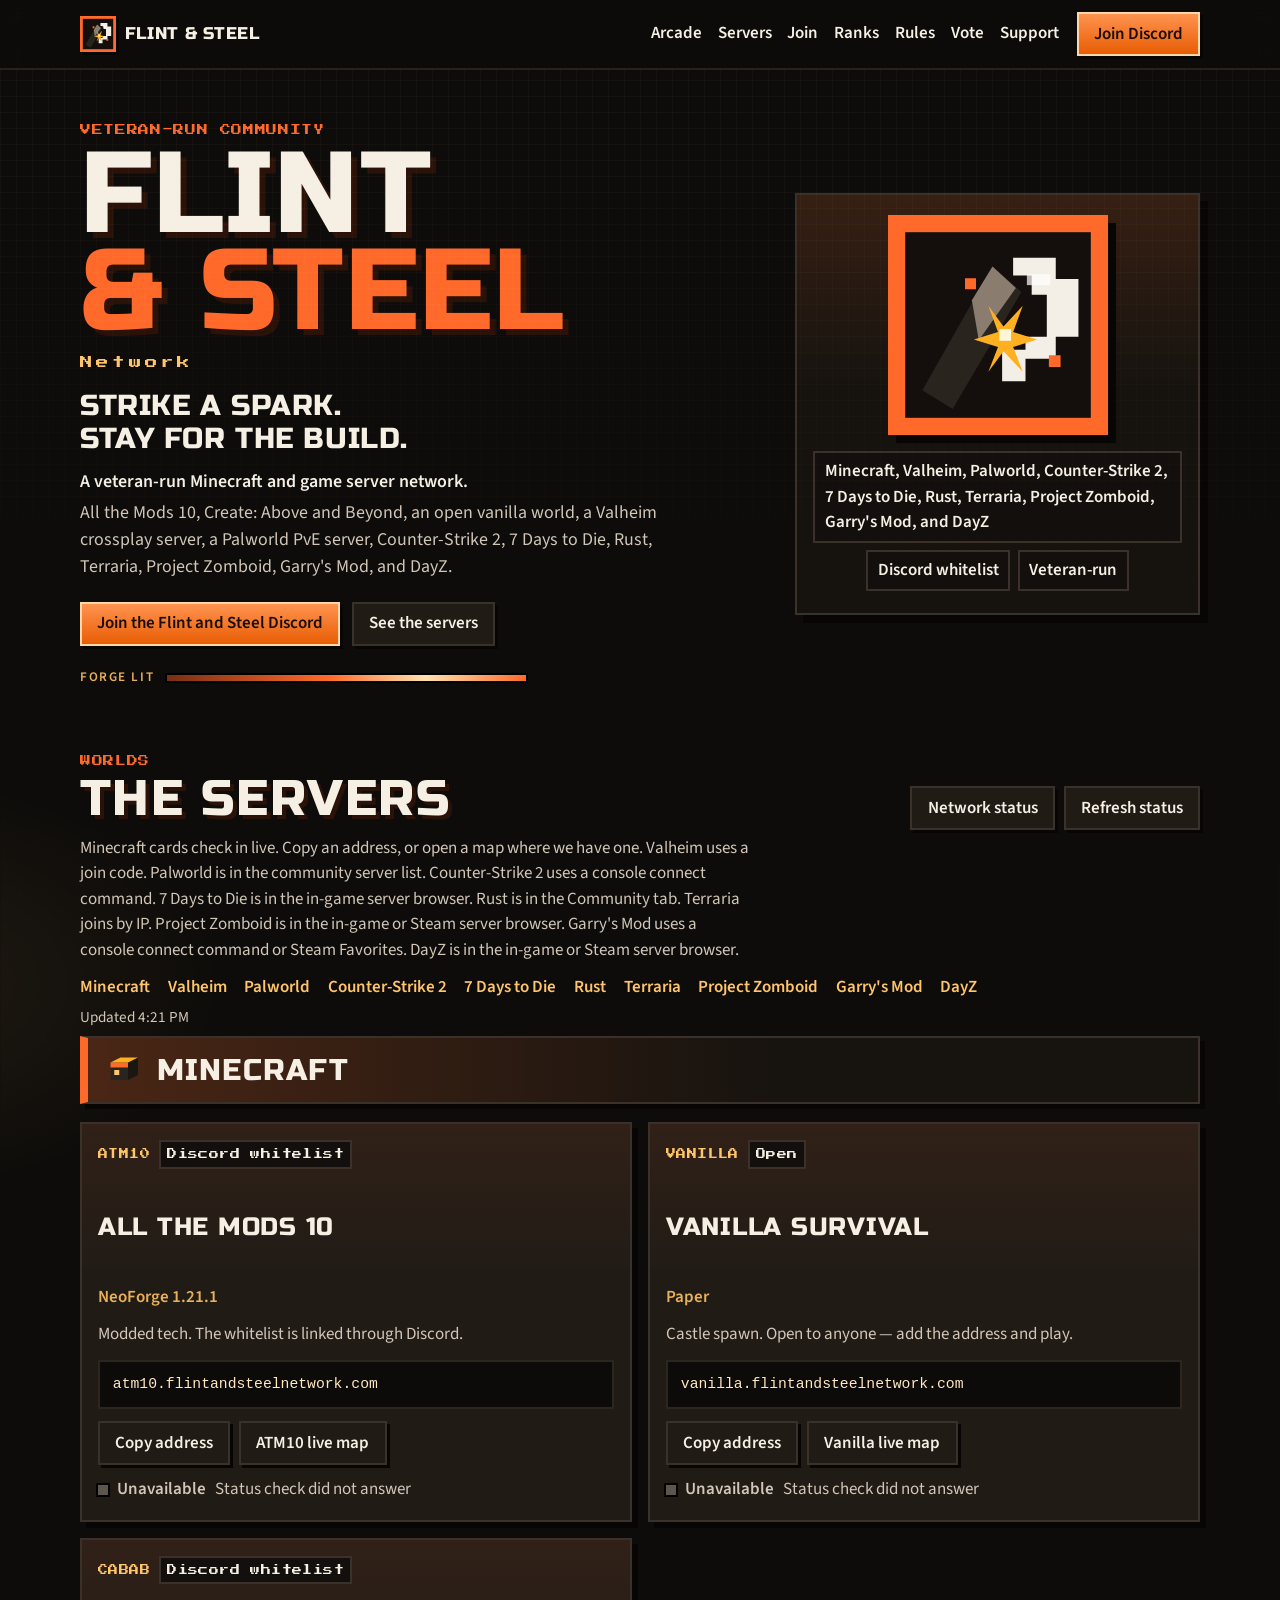
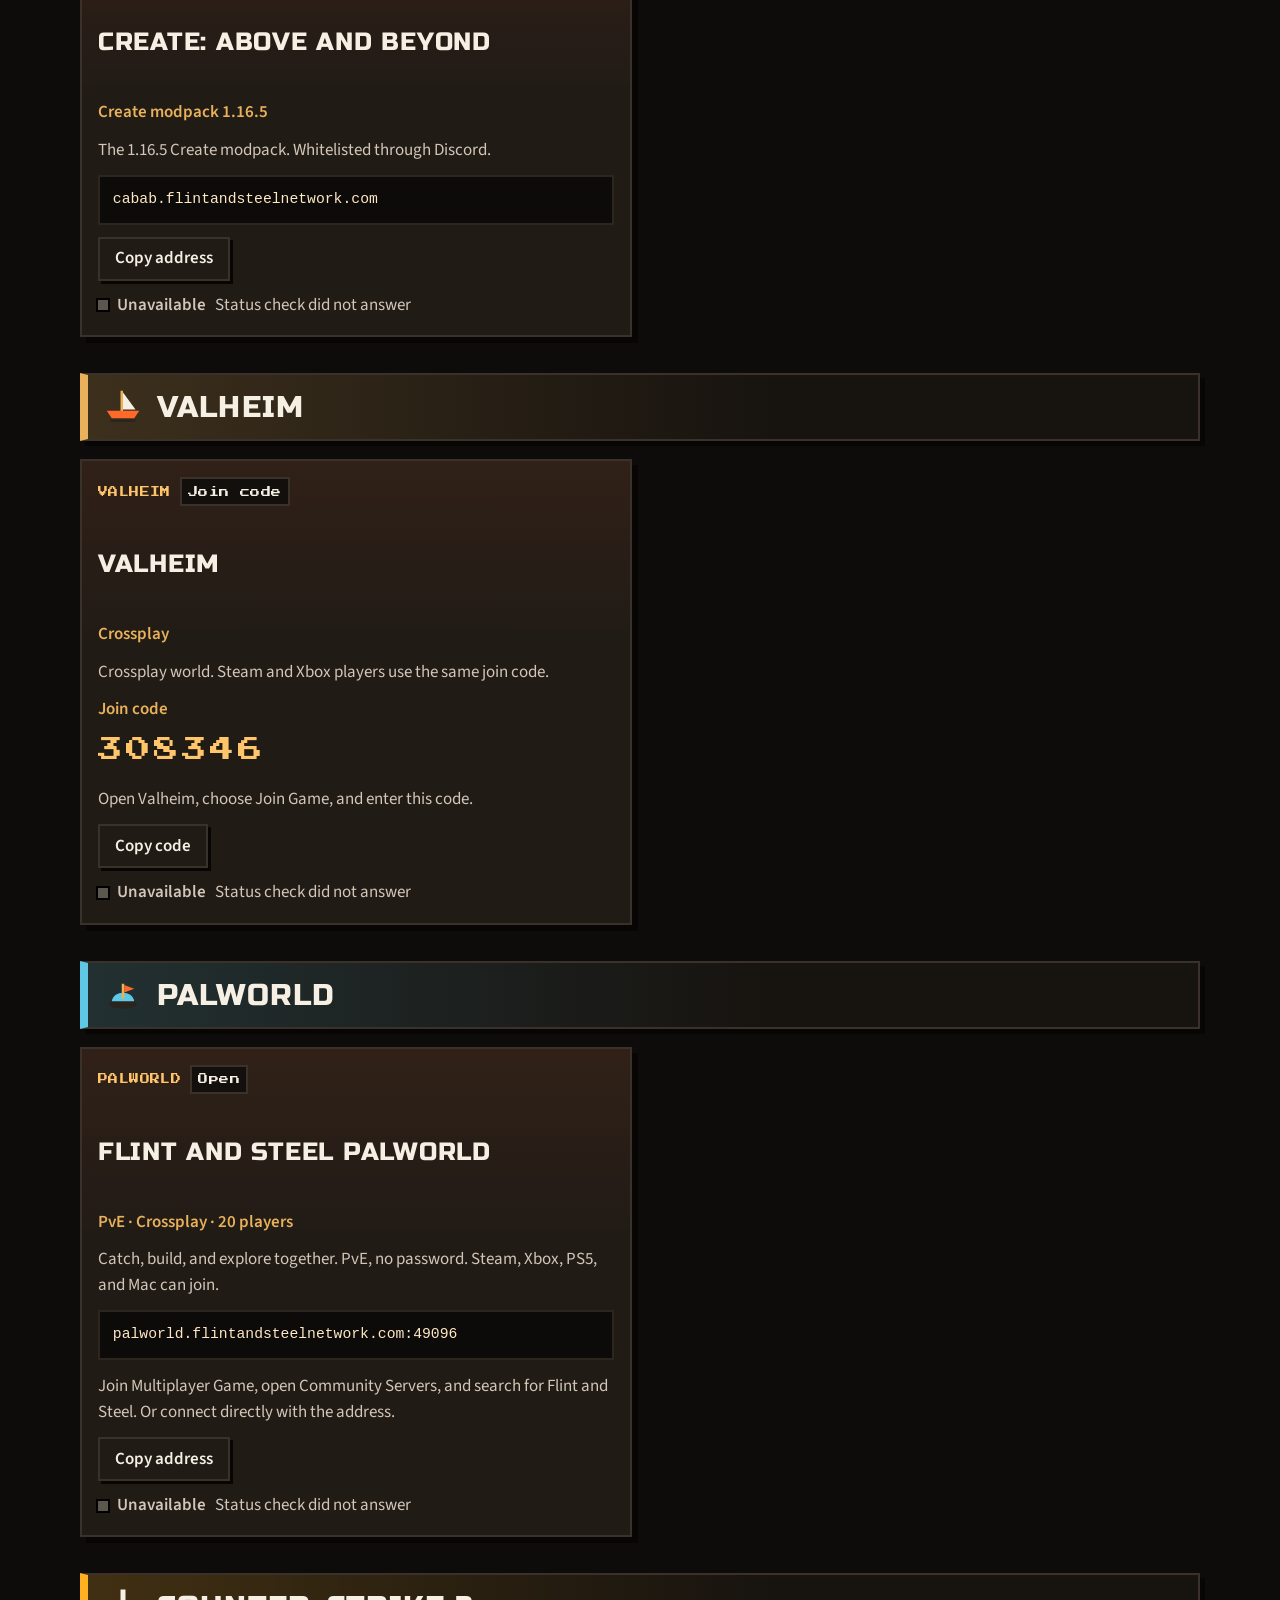
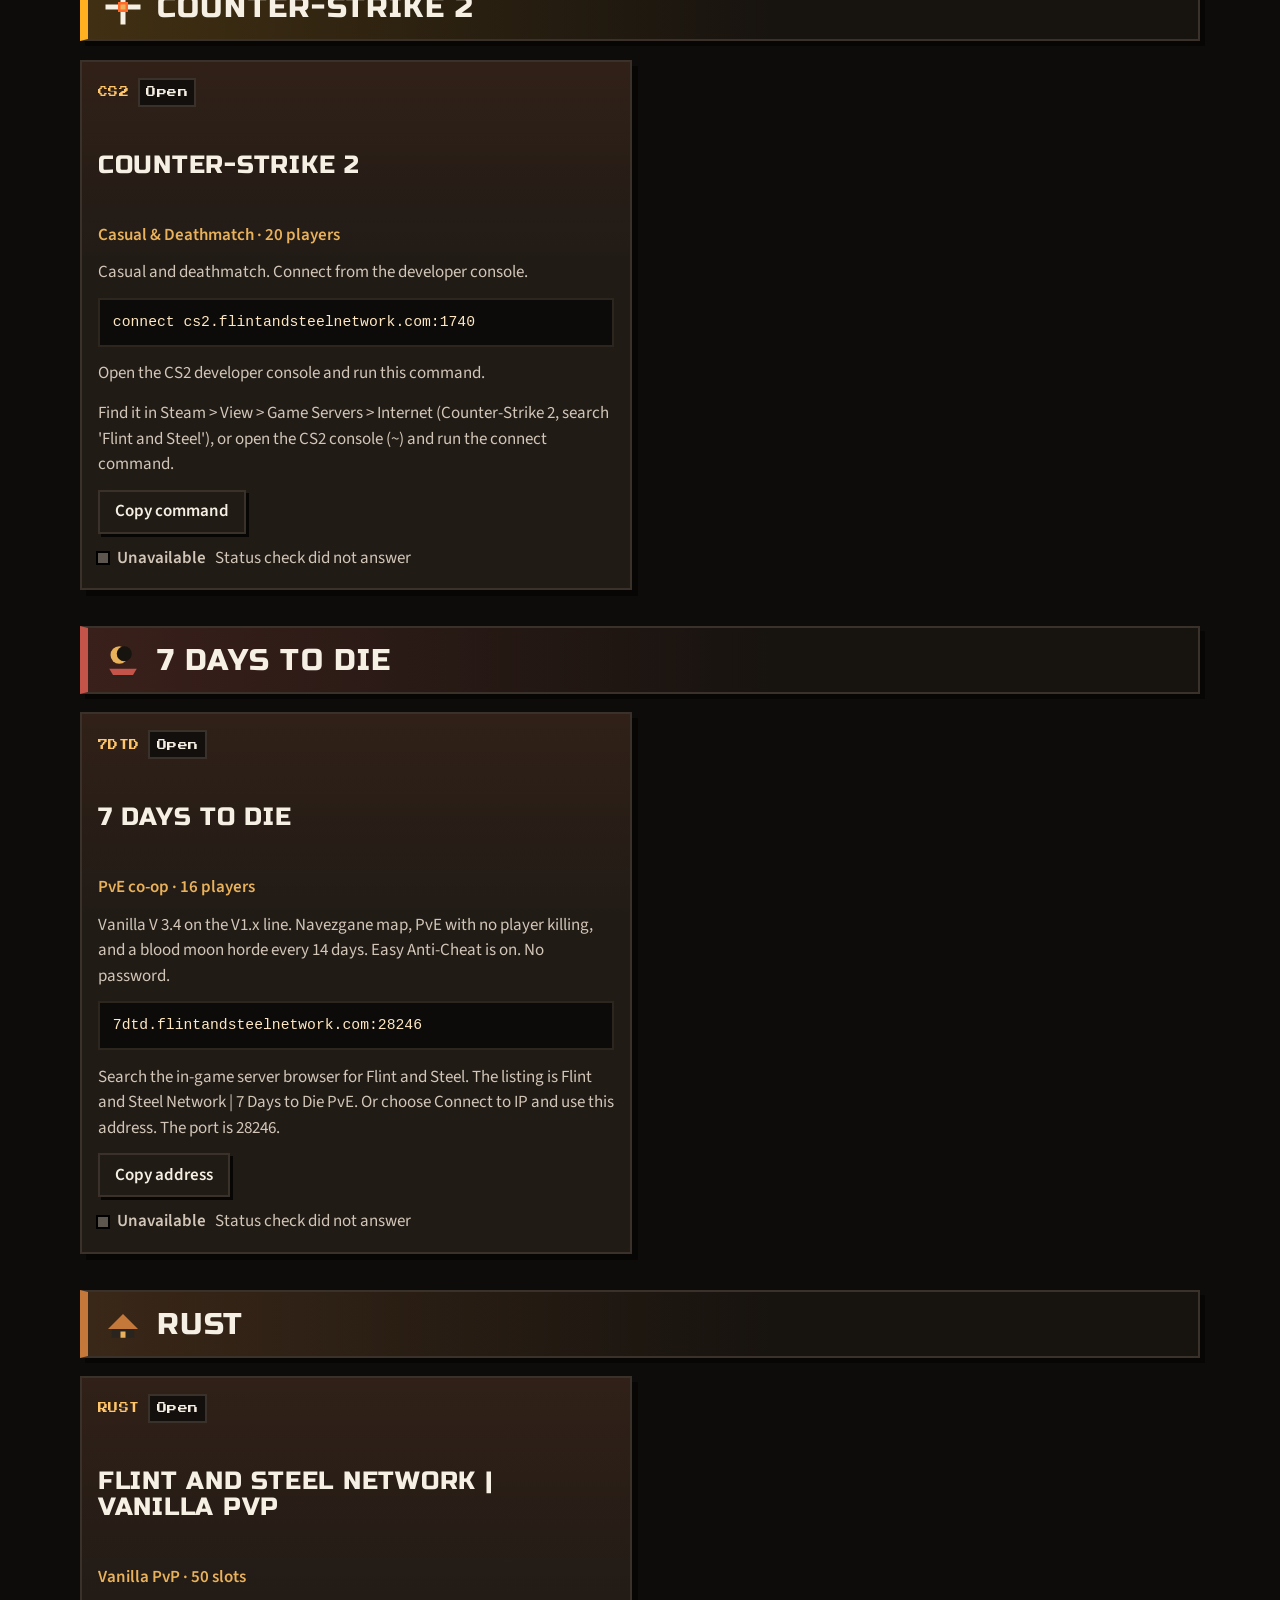
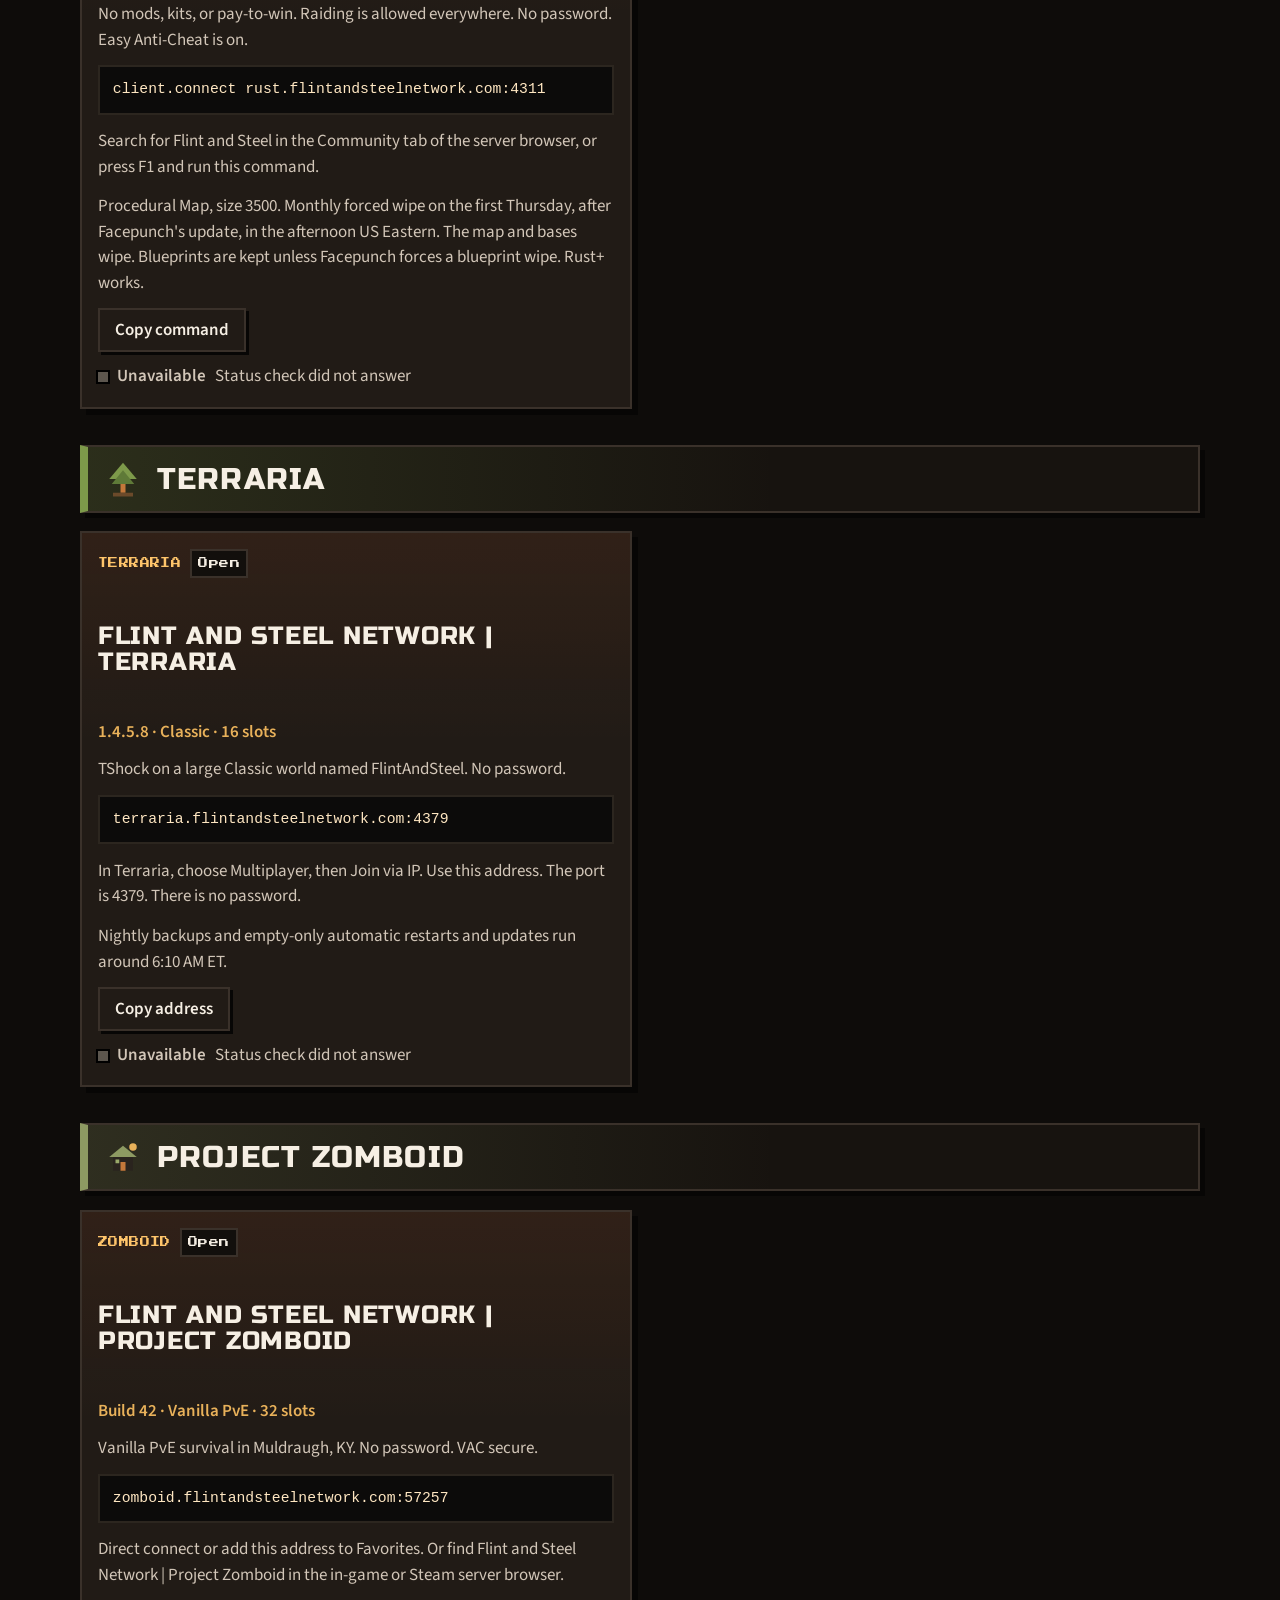
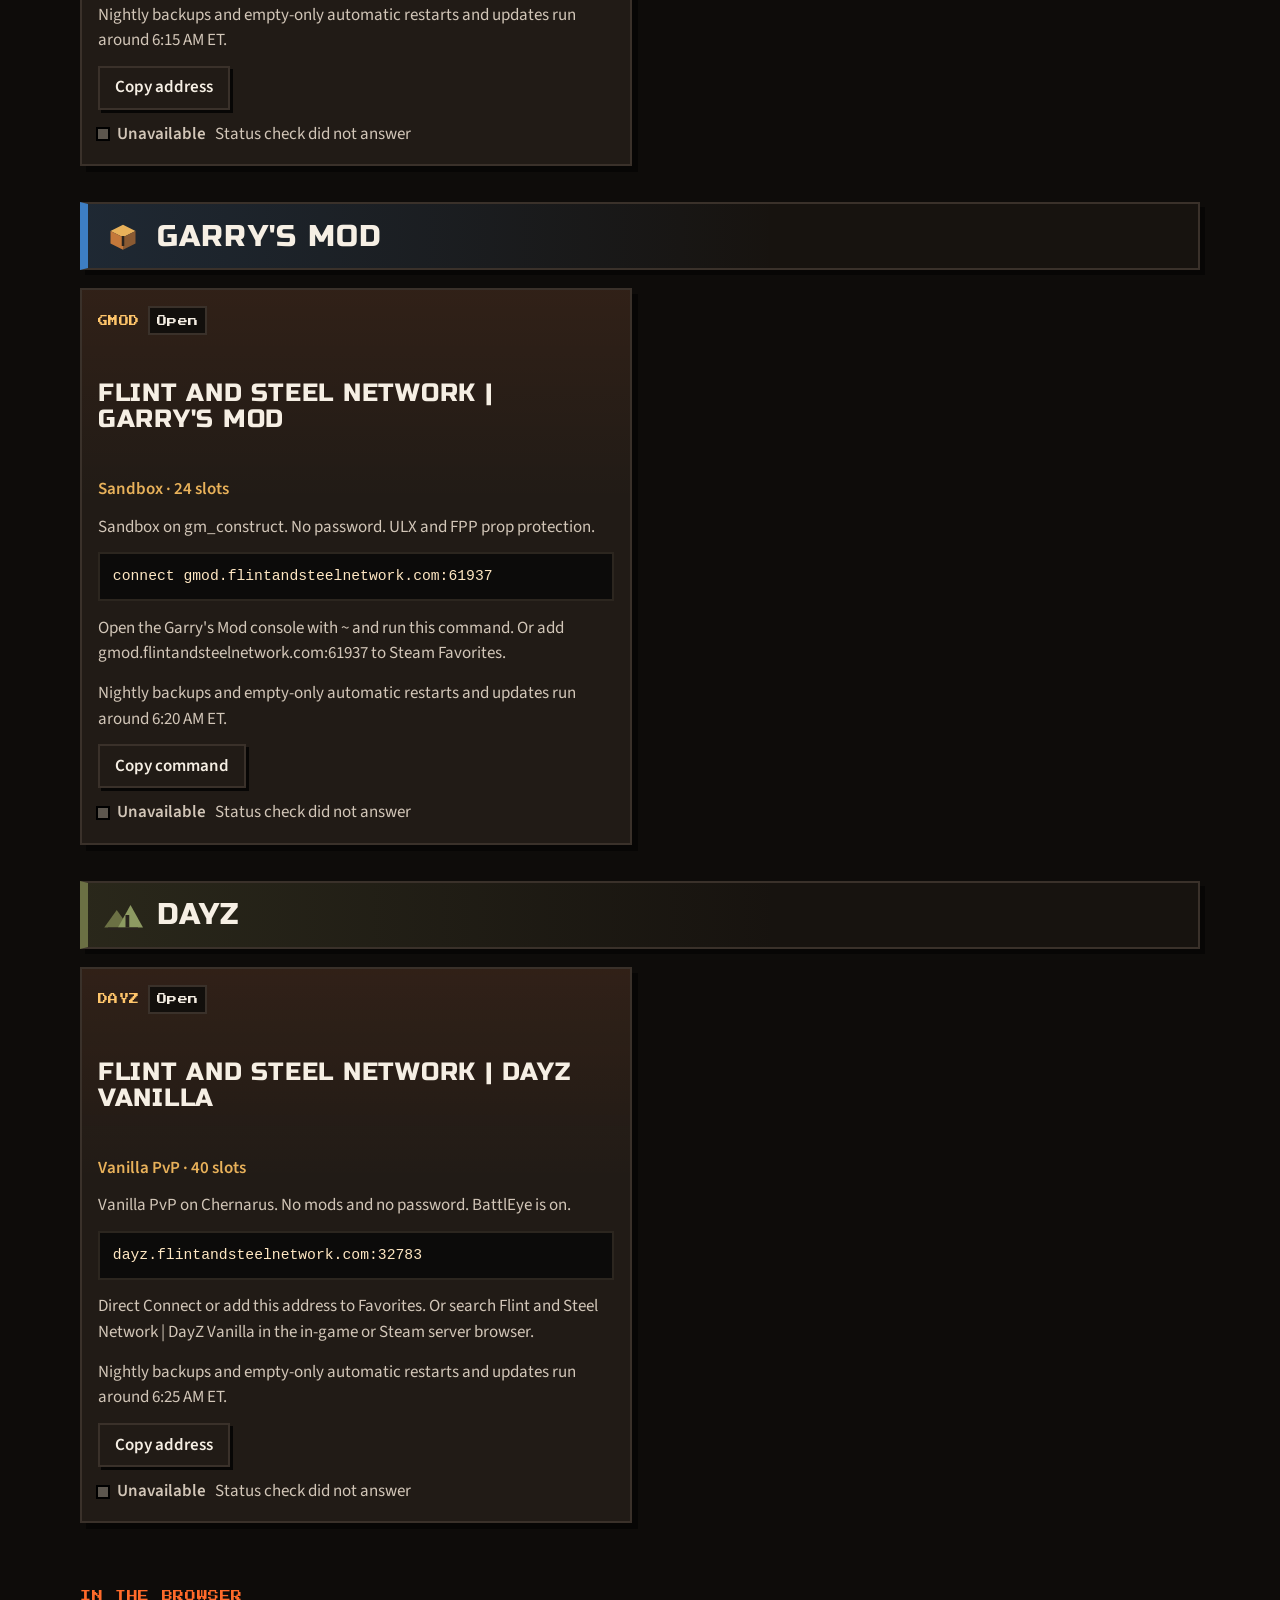
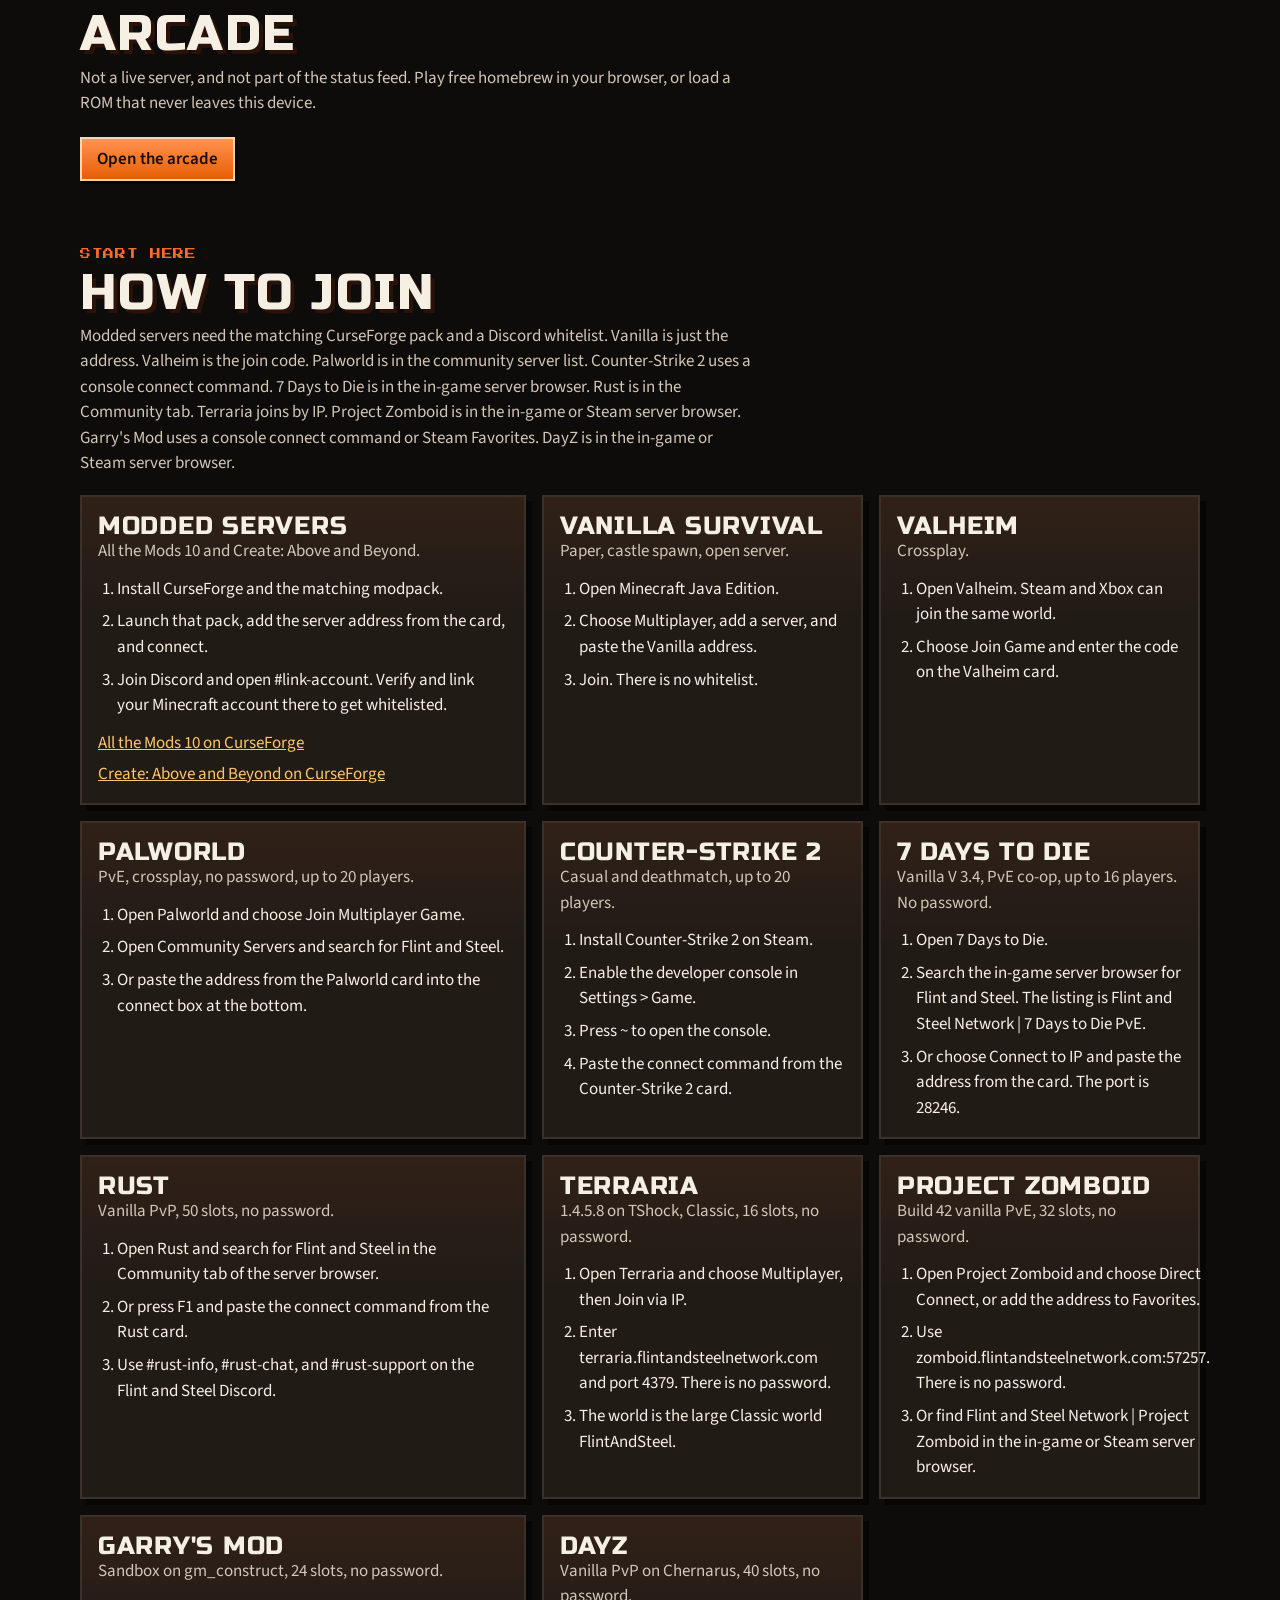
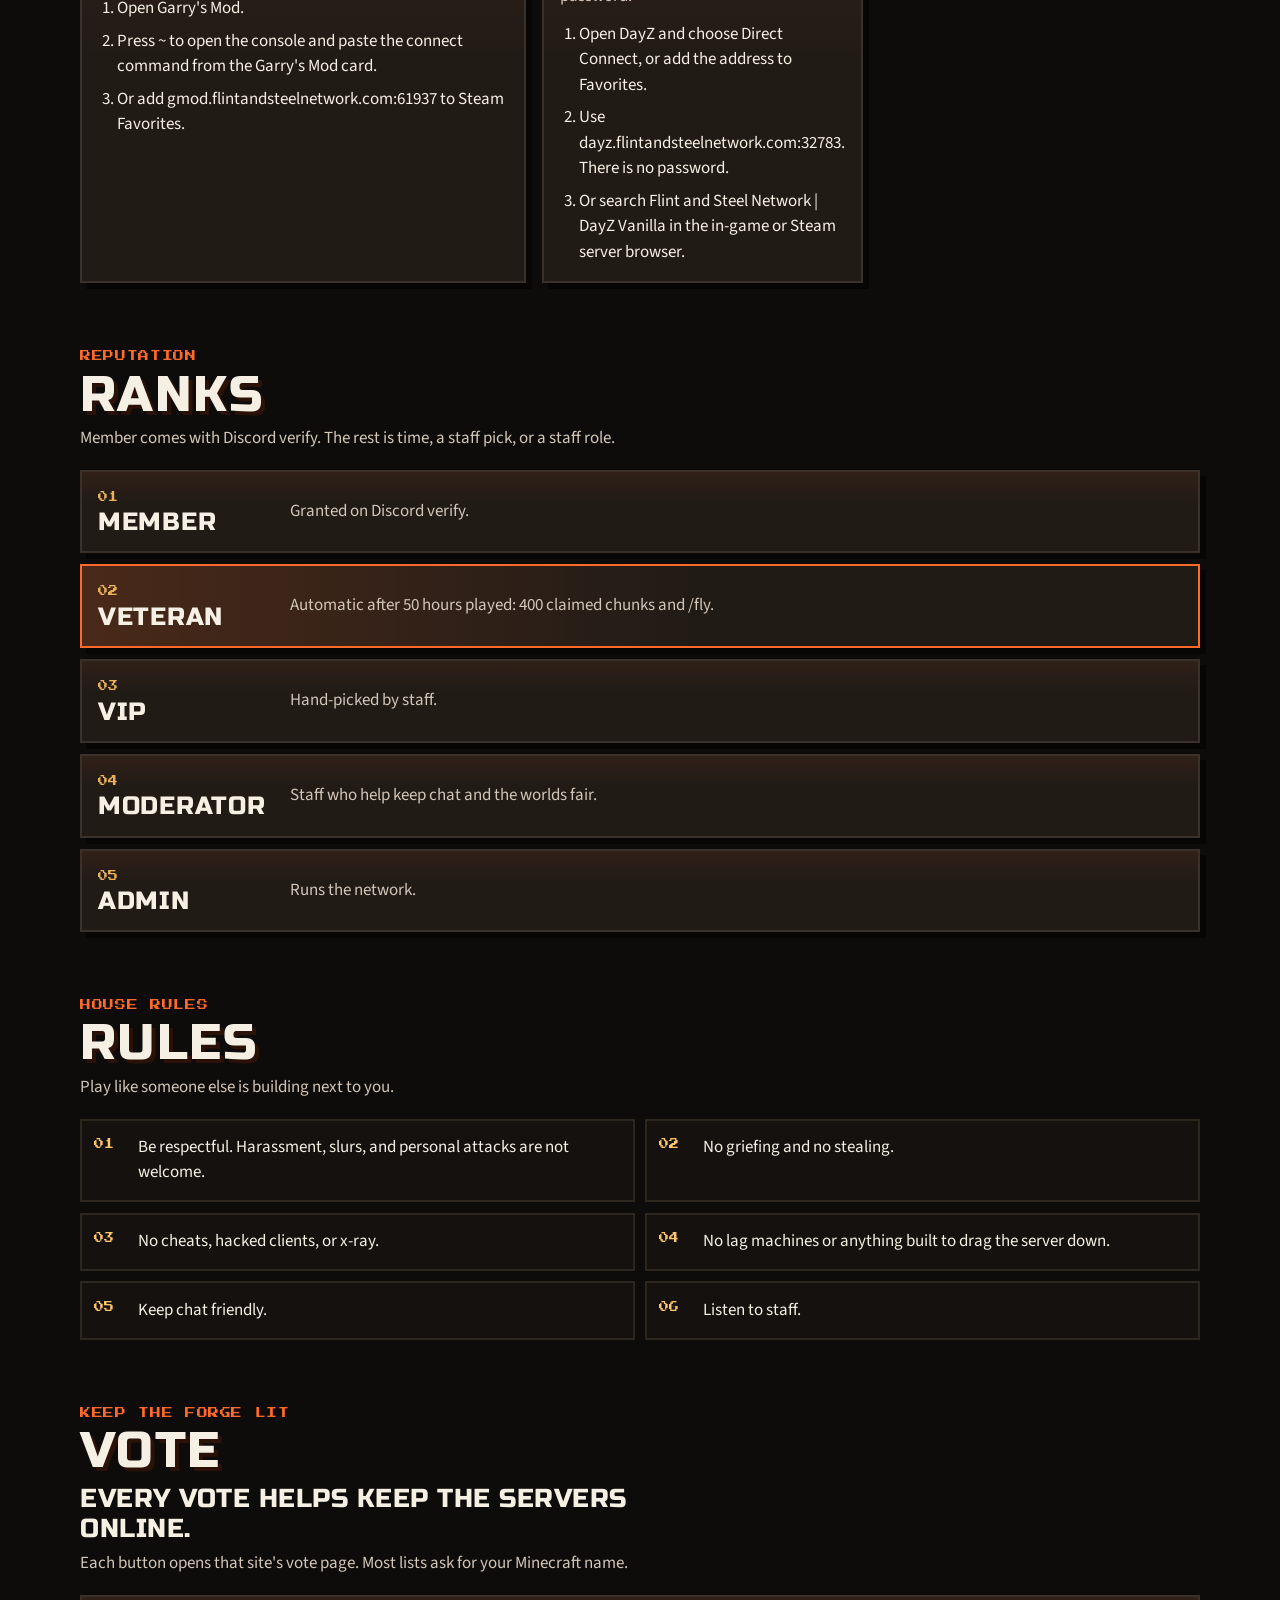
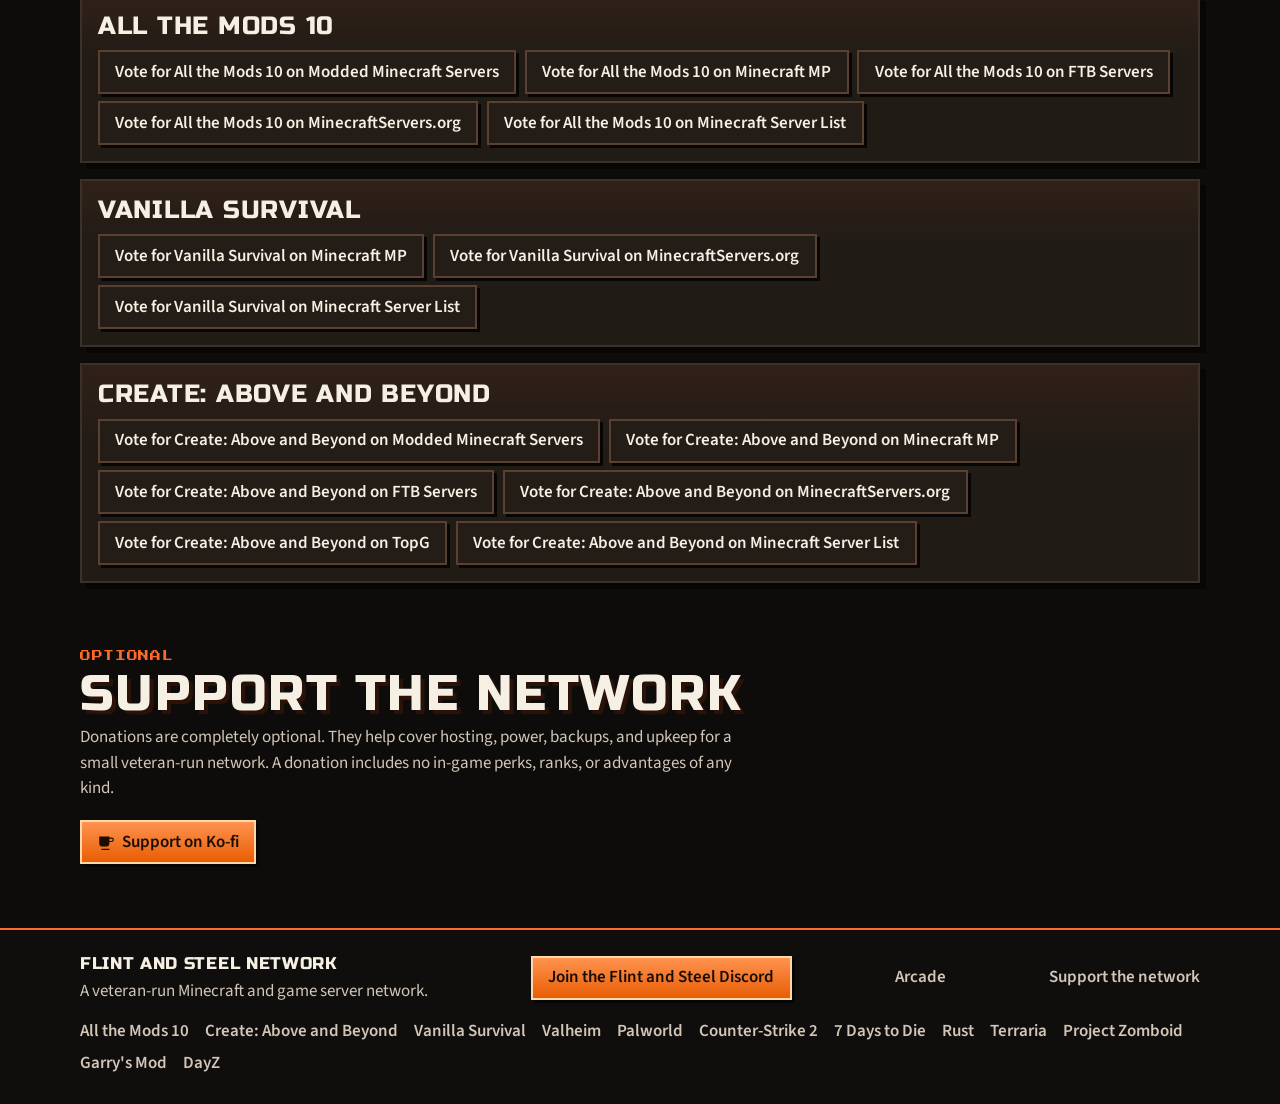
<file: index.html>
<!DOCTYPE html>
<html lang="en">
<head>
  <meta charset="utf-8">
  <meta name="viewport" content="width=device-width, initial-scale=1">
  <meta name="theme-color" content="#0e0c0a">
  <meta name="color-scheme" content="dark">
  <title>Flint and Steel Network | Veteran-run Minecraft, Valheim, Palworld, Counter-Strike 2, 7 Days to Die, Rust, Terraria, Project Zomboid, Garry's Mod, and DayZ servers</title>
  <meta name="description" content="Veteran-run Minecraft network with All the Mods 10 (ATM10), Create: Above and Beyond, vanilla survival, Valheim crossplay, Palworld PvE, Counter-Strike 2, 7 Days to Die, Rust, Terraria, Project Zomboid, Garry's Mod, and DayZ.">
  <link rel="canonical" href="https://flintandsteelnetwork.com/">
  <meta property="og:type" content="website">
  <meta property="og:site_name" content="Flint and Steel Network">
  <meta property="og:locale" content="en_US">
  <meta property="og:title" content="Flint and Steel Network | Veteran-run Minecraft, Valheim, Palworld, Counter-Strike 2, 7 Days to Die, Rust, Terraria, Project Zomboid, Garry's Mod, and DayZ servers">
  <meta property="og:description" content="Veteran-run Minecraft network with All the Mods 10 (ATM10), Create: Above and Beyond, vanilla survival, Valheim crossplay, Palworld PvE, Counter-Strike 2, 7 Days to Die, Rust, Terraria, Project Zomboid, Garry's Mod, and DayZ.">
  <meta property="og:url" content="https://flintandsteelnetwork.com/">
  <meta property="og:image" content="https://flintandsteelnetwork.com/images/og.png">
  <meta property="og:image:secure_url" content="https://flintandsteelnetwork.com/images/og.png">
  <meta property="og:image:type" content="image/png">
  <meta property="og:image:width" content="1200">
  <meta property="og:image:height" content="630">
  <meta property="og:image:alt" content="Flint and Steel Network, a veteran-run Minecraft and game server network">
  <meta name="twitter:card" content="summary_large_image">
  <meta name="twitter:title" content="Flint and Steel Network | Veteran-run Minecraft, Valheim, Palworld, Counter-Strike 2, 7 Days to Die, Rust, Terraria, Project Zomboid, Garry's Mod, and DayZ servers">
  <meta name="twitter:description" content="Veteran-run Minecraft network with All the Mods 10 (ATM10), Create: Above and Beyond, vanilla survival, Valheim crossplay, Palworld PvE, Counter-Strike 2, 7 Days to Die, Rust, Terraria, Project Zomboid, Garry's Mod, and DayZ.">
  <meta name="twitter:image" content="https://flintandsteelnetwork.com/images/og.png">
  <meta name="twitter:image:alt" content="Flint and Steel Network, a veteran-run Minecraft and game server network">
  <meta name="referrer" content="strict-origin-when-cross-origin">
  <meta http-equiv="Content-Security-Policy" content="default-src 'self'; script-src 'self'; style-src 'self'; font-src 'self'; img-src 'self'; connect-src 'self' https://api.mcstatus.io https://status.flintandsteelnetwork.com; base-uri 'none'; object-src 'none'; form-action 'none'">
  <link rel="icon" href="/favicon.ico" sizes="any">
  <link rel="icon" href="/favicon.svg" type="image/svg+xml">
  <link rel="apple-touch-icon" href="/images/apple-touch-icon.png">
  <link rel="manifest" href="/site.webmanifest">
  <link rel="preload" href="/favicon.svg" as="image" type="image/svg+xml">
  <link rel="preload" href="/fonts/russo-one-latin-400-normal.woff2" as="font" type="font/woff2" crossorigin>
  <link rel="preload" href="/fonts/source-sans-3-latin-400-normal.woff2" as="font" type="font/woff2" crossorigin>
  <link rel="preconnect" href="https://api.mcstatus.io" crossorigin>
  <link rel="preconnect" href="https://status.flintandsteelnetwork.com" crossorigin>
  <link rel="stylesheet" href="/css/site.css">
  <script type="application/ld+json">
  {
    "@context": "https://schema.org",
    "@graph": [
      {
        "@type": "Organization",
        "@id": "https://flintandsteelnetwork.com/#organization",
        "name": "Flint and Steel Network",
        "url": "https://flintandsteelnetwork.com/",
        "description": "A veteran-run Minecraft and game server network.",
        "logo": "https://flintandsteelnetwork.com/images/icon-512.png",
        "sameAs": ["https://discord.gg/zWJfDJQcgP"]
      },
      {
        "@type": "WebSite",
        "@id": "https://flintandsteelnetwork.com/#website",
        "name": "Flint and Steel Network",
        "url": "https://flintandsteelnetwork.com/",
        "publisher": { "@id": "https://flintandsteelnetwork.com/#organization" }
      },
      {
        "@type": "ItemList",
        "name": "Flint and Steel servers",
        "itemListOrder": "https://schema.org/ItemListOrderAscending",
        "numberOfItems": 12,
        "itemListElement": [
          {
            "@type": "ListItem",
            "position": 1,
            "item": {
              "@type": "VideoGame",
              "name": "All the Mods 10",
              "alternateName": "ATM10",
              "description": "Modded tech Minecraft server on NeoForge 1.21.1. Whitelist is linked through Discord.",
              "gamePlatform": "NeoForge 1.21.1",
              "url": "https://flintandsteelnetwork.com/atm10/"
            }
          },
          {
            "@type": "ListItem",
            "position": 2,
            "item": {
              "@type": "VideoGame",
              "name": "Vanilla Survival",
              "description": "Open Paper survival server with a castle spawn.",
              "gamePlatform": "Paper",
              "url": "https://flintandsteelnetwork.com/vanilla/"
            }
          },
          {
            "@type": "ListItem",
            "position": 3,
            "item": {
              "@type": "VideoGame",
              "name": "Create: Above and Beyond",
              "alternateName": "CABAB",
              "description": "Create: Above and Beyond, the 1.16.5 Create modpack. Whitelisted through Discord.",
              "gamePlatform": "Minecraft 1.16.5",
              "url": "https://flintandsteelnetwork.com/create-above-and-beyond/"
            }
          },
          {
            "@type": "ListItem",
            "position": 4,
            "item": {
              "@type": "VideoGame",
              "name": "Valheim",
              "description": "Valheim crossplay world. Steam and Xbox players use join code 308346.",
              "gamePlatform": "Valheim",
              "url": "https://flintandsteelnetwork.com/valheim/"
            }
          },
          {
            "@type": "ListItem",
            "position": 5,
            "item": {
              "@type": "VideoGame",
              "name": "Flint and Steel Palworld",
              "description": "Palworld PvE crossplay server for up to 20 players. No password. Search for Flint and Steel in Community Servers, or connect to palworld.flintandsteelnetwork.com:49096.",
              "gamePlatform": "Palworld",
              "url": "https://flintandsteelnetwork.com/palworld/"
            }
          },
          {
            "@type": "ListItem",
            "position": 6,
            "item": {
              "@type": "VideoGame",
              "name": "Counter-Strike 2",
              "alternateName": "CS2",
              "description": "Counter-Strike 2 casual and deathmatch for up to 20 players. Open the developer console and run connect cs2.flintandsteelnetwork.com:1740.",
              "gamePlatform": "Counter-Strike 2",
              "url": "https://flintandsteelnetwork.com/cs2/"
            }
          },
          {
            "@type": "ListItem",
            "position": 7,
            "item": {
              "@type": "VideoGame",
              "name": "7 Days to Die",
              "alternateName": "7DTD",
              "description": "7 Days to Die PvE co-op for up to 16 players. Vanilla V 3.4 on the Navezgane map, no password. Search for Flint and Steel, or connect to 7dtd.flintandsteelnetwork.com port 28246. The listing is Flint and Steel Network | 7 Days to Die PvE.",
              "gamePlatform": "7 Days to Die",
              "url": "https://flintandsteelnetwork.com/7-days-to-die/"
            }
          },
          {
            "@type": "ListItem",
            "position": 8,
            "item": {
              "@type": "VideoGame",
              "name": "Flint and Steel Network | Vanilla PvP",
              "alternateName": "Rust",
              "description": "Vanilla Rust PvP server with no mods, kits, or pay-to-win. 50 slots, no password, Easy Anti-Cheat on. Search for Flint and Steel in the Community tab, or press F1 and run client.connect rust.flintandsteelnetwork.com:4311.",
              "gamePlatform": "Rust",
              "url": "https://flintandsteelnetwork.com/rust/"
            }
          },
          {
            "@type": "ListItem",
            "position": 9,
            "item": {
              "@type": "VideoGame",
              "name": "Flint and Steel Network | Terraria",
              "alternateName": "Terraria",
              "description": "Terraria 1.4.5.8 on TShock, Classic difficulty, large world FlintAndSteel, 16 slots, no password. In Terraria choose Multiplayer, then Join via IP, and use terraria.flintandsteelnetwork.com port 4379.",
              "gamePlatform": "Terraria",
              "url": "https://flintandsteelnetwork.com/terraria/"
            }
          },
          {
            "@type": "ListItem",
            "position": 10,
            "item": {
              "@type": "VideoGame",
              "name": "Flint and Steel Network | Project Zomboid",
              "alternateName": "Project Zomboid",
              "description": "Build 42 vanilla PvE survival in Muldraugh, KY. 32 slots, no password, VAC secure. Direct connect to zomboid.flintandsteelnetwork.com:57257, or find Flint and Steel Network | Project Zomboid in the in-game or Steam server browser.",
              "gamePlatform": "Project Zomboid",
              "url": "https://flintandsteelnetwork.com/zomboid/"
            }
          },
          {
            "@type": "ListItem",
            "position": 11,
            "item": {
              "@type": "VideoGame",
              "name": "Flint and Steel Network | Garry's Mod",
              "alternateName": "Garry's Mod",
              "description": "Sandbox on gm_construct, 24 slots, no password, with ULX and FPP prop protection. Open the console and run connect gmod.flintandsteelnetwork.com:61937, or add that address to Steam Favorites.",
              "gamePlatform": "Garry's Mod",
              "url": "https://flintandsteelnetwork.com/gmod/"
            }
          },
          {
            "@type": "ListItem",
            "position": 12,
            "item": {
              "@type": "VideoGame",
              "name": "Flint and Steel Network | DayZ Vanilla",
              "alternateName": "DayZ",
              "description": "Vanilla PvP survival on Chernarus, 40 slots, no password, BattlEye enabled, no mods. Direct connect to dayz.flintandsteelnetwork.com:32783, or search Flint and Steel Network | DayZ Vanilla in the in-game or Steam server browser.",
              "gamePlatform": "DayZ",
              "url": "https://flintandsteelnetwork.com/dayz/"
            }
          }
        ]
      }
    ]
  }
  </script>
</head>
<body>
  <a class="skip" href="#content">Skip to content</a>
  <header class="site-header">
    <div class="wrap header-inner">
      <a class="brand" href="#top">
        <img src="/favicon.svg" alt="" width="36" height="36">
        <span class="brand-name brand-name-long">Flint &amp; Steel</span>
        <span class="brand-name brand-name-short">F&amp;S</span>
      </a>
      <nav class="nav-desktop" aria-label="Sections">
        <a class="nav-link" href="/arcade/">Arcade</a>
        <a class="nav-link" href="#servers">Servers</a>
        <a class="nav-link" href="#join">Join</a>
        <a class="nav-link" href="#ranks">Ranks</a>
        <a class="nav-link" href="#rules">Rules</a>
        <a class="nav-link" href="#vote">Vote</a>
        <a class="nav-link" href="https://ko-fi.com/flintandsteelnetwork" target="_blank" rel="noopener noreferrer">Support<span class="sr-only"> the network (opens in a new tab)</span></a>
      </nav>
      <a class="btn btn-ember btn-discord" href="https://discord.gg/zWJfDJQcgP" target="_blank" rel="noopener noreferrer">
        <span class="long">Join Discord</span>
        <span class="short">Discord</span>
        <span class="sr-only"> (opens in a new tab)</span>
      </a>
      <button type="button" class="btn btn-steel nav-toggle" aria-expanded="false" aria-controls="mobile-nav">Menu</button>
      <nav id="mobile-nav" class="nav-mobile" hidden aria-label="Sections">
        <a class="nav-link" href="/arcade/">Arcade</a>
        <a class="nav-link" href="#servers">Servers</a>
        <a class="nav-link" href="#join">Join</a>
        <a class="nav-link" href="#ranks">Ranks</a>
        <a class="nav-link" href="#rules">Rules</a>
        <a class="nav-link" href="#vote">Vote</a>
        <a class="nav-link" href="https://ko-fi.com/flintandsteelnetwork" target="_blank" rel="noopener noreferrer">Support<span class="sr-only"> the network (opens in a new tab)</span></a>
      </nav>
    </div>
  </header>
  <main id="content" class="wrap">
    <section class="hero" id="top">
      <div class="hero-copy">
        <p class="kicker">Veteran-run community</p>
        <h1>
          <span class="sr-only">Flint and Steel Network</span>
          <span class="lockup" aria-hidden="true">
            <span>Flint</span>
            <span class="amp">&amp; Steel</span>
          </span>
        </h1>
        <p class="network" aria-hidden="true">Network</p>
        <p class="tagline">Strike a spark. Stay for the build.</p>
        <p class="about-line">A veteran-run Minecraft and game server network.</p>
        <p class="lede">All the Mods 10, Create: Above and Beyond, an open vanilla world, a Valheim crossplay server, a Palworld PvE server, Counter-Strike 2, 7 Days to Die, Rust, Terraria, Project Zomboid, Garry's Mod, and DayZ.</p>
        <div class="hero-actions">
          <a class="btn btn-ember" href="https://discord.gg/zWJfDJQcgP" target="_blank" rel="noopener noreferrer">Join the Flint and Steel Discord<span class="sr-only"> (opens in a new tab)</span></a>
          <a class="btn btn-steel" href="#servers">See the servers</a>
        </div>
        <div class="heat" aria-hidden="true">
          <span class="heat-label">Forge lit</span>
          <span class="heat-bar"><span></span></span>
        </div>
      </div>
      <div class="hero-plate">
        <div class="mark-wrap">
          <img src="/favicon.svg" alt="Flint striking steel" width="220" height="220" fetchpriority="high">
          <div class="embers" aria-hidden="true">
            <i></i><i></i><i></i><i></i><i></i><i></i><i></i><i></i>
          </div>
        </div>
        <ul class="hero-facts">
          <li>Minecraft, Valheim, Palworld, Counter-Strike 2, 7 Days to Die, Rust, Terraria, Project Zomboid, Garry's Mod, and DayZ</li>
          <li>Discord whitelist</li>
          <li>Veteran-run</li>
        </ul>
      </div>
    </section>

    <section class="section" id="servers">
      <div class="section-head">
        <div>
          <p class="kicker">Worlds</p>
          <h2>The servers</h2>
        </div>
        <div class="card-actions">
          <a class="btn btn-steel" href="https://status.flintandsteelnetwork.com" target="_blank" rel="noopener noreferrer">Network status<span class="sr-only"> (opens in a new tab)</span></a>
          <button type="button" class="btn btn-steel" id="refresh-status">Refresh status</button>
        </div>
      </div>
      <p class="section-intro">Minecraft cards check in live. Copy an address, or open a map where we have one. Valheim uses a join code. Palworld is in the community server list. Counter-Strike 2 uses a console connect command. 7 Days to Die is in the in-game server browser. Rust is in the Community tab. Terraria joins by IP. Project Zomboid is in the in-game or Steam server browser. Garry's Mod uses a console connect command or Steam Favorites. DayZ is in the in-game or Steam server browser.</p>
      <p class="game-jumps">
        <a href="#minecraft">Minecraft</a>
        <a href="#valheim">Valheim</a>
        <a href="#palworld">Palworld</a>
        <a href="#cs2">Counter-Strike 2</a>
        <a href="#7dtd">7 Days to Die</a>
        <a href="#rust">Rust</a>
        <a href="#terraria">Terraria</a>
        <a href="#zomboid">Project Zomboid</a>
        <a href="#gmod">Garry's Mod</a>
        <a href="#dayz">DayZ</a>
      </p>
      <p class="checked" id="status-checked">Checking servers…</p>
      <section class="game-group" id="minecraft" aria-labelledby="minecraft-title">
        <div class="game-banner">
          <svg class="game-emblem" viewBox="0 0 32 32" aria-hidden="true">
            <rect x="6" y="10" width="14" height="14" fill="#2a241e"/>
            <rect x="6" y="10" width="14" height="4" fill="#ff6a2a"/>
            <polygon points="20,10 28,6 28,20 20,24" fill="#1a1612"/>
            <polygon points="6,10 14,6 28,6 20,10" fill="#ffb020"/>
            <rect x="9" y="16" width="4" height="4" fill="#ffc56b"/>
          </svg>
          <h3 id="minecraft-title">Minecraft</h3>
        </div>
        <div class="server-grid">
        <article class="server-card" id="atm10" data-server="atm10" data-game="minecraft" data-address="atm10.flintandsteelnetwork.com">
          <div class="card-kicker">
            <span class="code">ATM10</span>
            <span class="chip">Discord whitelist</span>
          </div>
          <h4><a href="/atm10/">All the Mods 10</a></h4>
          <p class="platform">NeoForge 1.21.1</p>
          <p class="blurb">Modded tech. The whitelist is linked through Discord.</p>
          <code class="address">atm10.<wbr>flintandsteelnetwork.<wbr>com</code>
          <div class="card-actions">
            <button type="button" class="btn btn-steel btn-copy" data-copy="atm10.flintandsteelnetwork.com" data-copy-what="All the Mods 10 address">Copy address</button>
            <a class="btn btn-steel" href="https://atm10map.flintandsteelnetwork.com" target="_blank" rel="noopener noreferrer">ATM10 live map<span class="sr-only"> (opens in a new tab)</span></a>
          </div>
          <p class="status is-checking" data-status>
            <span class="lamp" aria-hidden="true"></span>
            <span class="status-label">Checking</span>
            <span class="status-meta">Asking the server</span>
          </p>
          <span class="sr-only" data-announce aria-live="polite"></span>
        </article>

        <article class="server-card" id="vanilla" data-server="vanilla" data-game="minecraft" data-address="vanilla.flintandsteelnetwork.com">
          <div class="card-kicker">
            <span class="code">VANILLA</span>
            <span class="chip">Open</span>
          </div>
          <h4><a href="/vanilla/">Vanilla Survival</a></h4>
          <p class="platform">Paper</p>
          <p class="blurb">Castle spawn. Open to anyone — add the address and play.</p>
          <code class="address">vanilla.<wbr>flintandsteelnetwork.<wbr>com</code>
          <div class="card-actions">
            <button type="button" class="btn btn-steel btn-copy" data-copy="vanilla.flintandsteelnetwork.com" data-copy-what="Vanilla Survival address">Copy address</button>
            <a class="btn btn-steel" href="https://map.flintandsteelnetwork.com" target="_blank" rel="noopener noreferrer">Vanilla live map<span class="sr-only"> (opens in a new tab)</span></a>
          </div>
          <p class="status is-checking" data-status>
            <span class="lamp" aria-hidden="true"></span>
            <span class="status-label">Checking</span>
            <span class="status-meta">Asking the server</span>
          </p>
          <span class="sr-only" data-announce aria-live="polite"></span>
        </article>

        <article class="server-card" id="cabab" data-server="cabab" data-game="minecraft" data-address="cabab.flintandsteelnetwork.com">
          <div class="card-kicker">
            <span class="code">CABAB</span>
            <span class="chip">Discord whitelist</span>
          </div>
          <h4><a href="/create-above-and-beyond/">Create: Above and Beyond</a></h4>
          <p class="platform">Create modpack 1.16.5</p>
          <p class="blurb">The 1.16.5 Create modpack. Whitelisted through Discord.</p>
          <code class="address">cabab.<wbr>flintandsteelnetwork.<wbr>com</code>
          <div class="card-actions">
            <button type="button" class="btn btn-steel btn-copy" data-copy="cabab.flintandsteelnetwork.com" data-copy-what="Create: Above and Beyond address">Copy address</button>
          </div>
          <p class="status is-checking" data-status>
            <span class="lamp" aria-hidden="true"></span>
            <span class="status-label">Checking</span>
            <span class="status-meta">Asking the server</span>
          </p>
          <span class="sr-only" data-announce aria-live="polite"></span>
        </article>

        </div>
      </section>

      <section class="game-group" id="valheim" aria-labelledby="valheim-title">
        <div class="game-banner game-banner-valheim">
          <svg class="game-emblem" viewBox="0 0 32 32" aria-hidden="true">
            <polygon points="15,3 15,18 26,18" fill="#f6efe4"/>
            <rect x="14" y="3" width="2" height="17" fill="#e8b15a"/>
            <polygon points="3,19 29,19 25,25 7,25" fill="#ff6a2a"/>
            <rect x="6" y="26" width="20" height="2" fill="#2a241e"/>
          </svg>
          <h3 id="valheim-title">Valheim</h3>
        </div>
        <div class="server-grid">
        <article class="server-card" data-server="valheim" data-game="valheim">
          <div class="card-kicker">
            <span class="code">VALHEIM</span>
            <span class="chip">Join code</span>
          </div>
          <h4><a href="/valheim/">Valheim</a></h4>
          <p class="platform">Crossplay</p>
          <p class="blurb">Crossplay world. Steam and Xbox players use the same join code.</p>
          <div class="join-code-block">
            <p class="code-label">Join code</p>
            <p class="join-code">308346</p>
          </div>
          <p class="instructions">Open Valheim, choose Join Game, and enter this code.</p>
          <div class="card-actions">
            <button type="button" class="btn btn-steel btn-copy" data-copy="308346" data-copy-what="Valheim join code">Copy code</button>
          </div>
          <p class="status is-checking" data-status>
            <span class="lamp" aria-hidden="true"></span>
            <span class="status-label">Checking</span>
            <span class="status-meta">Asking the server</span>
          </p>
          <span class="sr-only" data-announce aria-live="polite"></span>
        </article>
        </div>
      </section>

      <section class="game-group" id="palworld" aria-labelledby="palworld-title">
        <div class="game-banner game-banner-palworld">
          <svg class="game-emblem" viewBox="0 0 32 32" aria-hidden="true">
            <ellipse cx="16" cy="23" rx="11" ry="4" fill="#2a241e"/>
            <path d="M7 21c1.5-9 16.5-9 18 0" fill="#5ec8e5"/>
            <rect x="15" y="7" width="2" height="12" fill="#e8b15a"/>
            <polygon points="17,8 25,11 17,14" fill="#ff6a2a"/>
          </svg>
          <h3 id="palworld-title">Palworld</h3>
        </div>
        <div class="server-grid">
        <article class="server-card" data-server="palworld" data-game="palworld" data-address="palworld.flintandsteelnetwork.com:49096">
          <div class="card-kicker">
            <span class="code">PALWORLD</span>
            <span class="chip">Open</span>
          </div>
          <h4><a href="/palworld/">Flint and Steel Palworld</a></h4>
          <p class="platform">PvE · Crossplay · 20 players</p>
          <p class="blurb">Catch, build, and explore together. PvE, no password. Steam, Xbox, PS5, and Mac can join.</p>
          <code class="address">palworld.<wbr>flintandsteelnetwork.<wbr>com:49096</code>
          <p class="instructions">Join Multiplayer Game, open Community Servers, and search for Flint and Steel. Or connect directly with the address.</p>
          <div class="card-actions">
            <button type="button" class="btn btn-steel btn-copy" data-copy="palworld.flintandsteelnetwork.com:49096" data-copy-what="Palworld address">Copy address</button>
          </div>
          <p class="status is-checking" data-status>
            <span class="lamp" aria-hidden="true"></span>
            <span class="status-label">Checking</span>
            <span class="status-meta">Asking the server</span>
          </p>
          <span class="sr-only" data-announce aria-live="polite"></span>
        </article>
        </div>
      </section>

      <section class="game-group" id="cs2" aria-labelledby="cs2-title">
        <div class="game-banner game-banner-cs2">
          <svg class="game-emblem" viewBox="0 0 32 32" aria-hidden="true">
            <rect x="14" y="2" width="4" height="10" fill="#f6efe4"/>
            <rect x="14" y="20" width="4" height="10" fill="#f6efe4"/>
            <rect x="2" y="14" width="10" height="4" fill="#f6efe4"/>
            <rect x="20" y="14" width="10" height="4" fill="#f6efe4"/>
            <rect x="12" y="12" width="8" height="8" fill="#ff6a2a"/>
            <rect x="14" y="14" width="4" height="4" fill="#e8b15a"/>
          </svg>
          <h3 id="cs2-title">Counter-Strike 2</h3>
        </div>
        <div class="server-grid">
        <article class="server-card" data-server="cs2" data-game="cs2" data-address="cs2.flintandsteelnetwork.com:1740">
          <div class="card-kicker">
            <span class="code">CS2</span>
            <span class="chip">Open</span>
          </div>
          <h4><a href="/cs2/">Counter-Strike 2</a></h4>
          <p class="platform">Casual &amp; Deathmatch · 20 players</p>
          <p class="blurb">Casual and deathmatch. Connect from the developer console.</p>
          <code class="address">connect cs2.<wbr>flintandsteelnetwork.<wbr>com:1740</code>
          <p class="instructions">Open the CS2 developer console and run this command.</p>
          <p class="note">Find it in Steam &gt; View &gt; Game Servers &gt; Internet (Counter-Strike 2, search 'Flint and Steel'), or open the CS2 console (~) and run the connect command.</p>
          <div class="card-actions">
            <button type="button" class="btn btn-steel btn-copy" data-copy="connect cs2.flintandsteelnetwork.com:1740" data-copy-what="Counter-Strike 2 connect command">Copy command</button>
          </div>
          <p class="status is-checking" data-status>
            <span class="lamp" aria-hidden="true"></span>
            <span class="status-label">Checking</span>
            <span class="status-meta">Asking the server</span>
          </p>
          <span class="sr-only" data-announce aria-live="polite"></span>
        </article>
        </div>
      </section>

      <section class="game-group" id="7dtd" aria-labelledby="7dtd-title">
        <div class="game-banner game-banner-7dtd">
          <svg class="game-emblem" viewBox="0 0 32 32" aria-hidden="true">
            <circle cx="13" cy="12" r="7" fill="#e8b15a"/>
            <circle cx="17" cy="11" r="6" fill="#17130f"/>
            <polygon points="5,23 27,23 24,28 8,28" fill="#c4534a"/>
            <rect x="7" y="28" width="18" height="2" fill="#2a241e"/>
          </svg>
          <h3 id="7dtd-title">7 Days to Die</h3>
        </div>
        <div class="server-grid">
        <article class="server-card" data-server="7dtd" data-game="7dtd" data-address="7dtd.flintandsteelnetwork.com:28246">
          <div class="card-kicker">
            <span class="code">7DTD</span>
            <span class="chip">Open</span>
          </div>
          <h4><a href="/7-days-to-die/">7 Days to Die</a></h4>
          <p class="platform">PvE co-op · 16 players</p>
          <p class="blurb">Vanilla V 3.4 on the V1.x line. Navezgane map, PvE with no player killing, and a blood moon horde every 14 days. Easy Anti-Cheat is on. No password.</p>
          <code class="address">7dtd.<wbr>flintandsteelnetwork.<wbr>com:28246</code>
          <p class="instructions">Search the in-game server browser for Flint and Steel. The listing is Flint and Steel Network | 7 Days to Die PvE. Or choose Connect to IP and use this address. The port is 28246.</p>
          <div class="card-actions">
            <button type="button" class="btn btn-steel btn-copy" data-copy="7dtd.flintandsteelnetwork.com:28246" data-copy-what="7 Days to Die address">Copy address</button>
          </div>
          <p class="status is-checking" data-status>
            <span class="lamp" aria-hidden="true"></span>
            <span class="status-label">Checking</span>
            <span class="status-meta">Asking the server</span>
          </p>
          <span class="sr-only" data-announce aria-live="polite"></span>
        </article>
        </div>
      </section>

      <section class="game-group" id="rust" aria-labelledby="rust-title">
        <div class="game-banner game-banner-rust">
          <svg class="game-emblem" viewBox="0 0 32 32" aria-hidden="true">
            <polygon points="4,20 16,8 28,20" fill="#c4783a"/>
            <rect x="7" y="20" width="18" height="7" fill="#2a241e"/>
            <rect x="14" y="22" width="4" height="5" fill="#e8b15a"/>
          </svg>
          <h3 id="rust-title">Rust</h3>
        </div>
        <div class="server-grid">
        <article class="server-card" data-server="rust" data-game="rust">
          <div class="card-kicker">
            <span class="code">RUST</span>
            <span class="chip">Open</span>
          </div>
          <h4><a href="/rust/">Flint and Steel Network | Vanilla PvP</a></h4>
          <p class="platform">Vanilla PvP · 50 slots</p>
          <p class="blurb">No mods, kits, or pay-to-win. Raiding is allowed everywhere. No password. Easy Anti-Cheat is on.</p>
          <code class="address">client.connect rust.<wbr>flintandsteelnetwork.<wbr>com:4311</code>
          <p class="instructions">Search for Flint and Steel in the Community tab of the server browser, or press F1 and run this command.</p>
          <p class="note">Procedural Map, size 3500. Monthly forced wipe on the first Thursday, after Facepunch's update, in the afternoon US Eastern. The map and bases wipe. Blueprints are kept unless Facepunch forces a blueprint wipe. Rust+ works.</p>
          <div class="card-actions">
            <button type="button" class="btn btn-steel btn-copy" data-copy="client.connect rust.flintandsteelnetwork.com:4311" data-copy-what="Rust connect command">Copy command</button>
          </div>
          <p class="status is-checking" data-status>
            <span class="lamp" aria-hidden="true"></span>
            <span class="status-label">Checking</span>
            <span class="status-meta">Asking the server</span>
          </p>
          <span class="sr-only" data-announce aria-live="polite"></span>
        </article>
        </div>
      </section>

      <section class="game-group" id="terraria" aria-labelledby="terraria-title">
        <div class="game-banner game-banner-terraria">
          <svg class="game-emblem" viewBox="0 0 32 32" aria-hidden="true">
            <polygon points="16,3 27,16 5,16" fill="#7d9a4a"/>
            <polygon points="16,9 25,20 7,20" fill="#5f7a38"/>
            <rect x="14" y="20" width="4" height="7" fill="#c4783a"/>
            <rect x="8" y="27" width="16" height="3" fill="#6b4a2a"/>
          </svg>
          <h3 id="terraria-title">Terraria</h3>
        </div>
        <div class="server-grid">
        <article class="server-card" data-server="terraria" data-game="terraria" data-address="terraria.flintandsteelnetwork.com:4379">
          <div class="card-kicker">
            <span class="code">TERRARIA</span>
            <span class="chip">Open</span>
          </div>
          <h4><a href="/terraria/">Flint and Steel Network | Terraria</a></h4>
          <p class="platform">1.4.5.8 · Classic · 16 slots</p>
          <p class="blurb">TShock on a large Classic world named FlintAndSteel. No password.</p>
          <code class="address">terraria.<wbr>flintandsteelnetwork.<wbr>com:4379</code>
          <p class="instructions">In Terraria, choose Multiplayer, then Join via IP. Use this address. The port is 4379. There is no password.</p>
          <p class="note">Nightly backups and empty-only automatic restarts and updates run around 6:10 AM ET.</p>
          <div class="card-actions">
            <button type="button" class="btn btn-steel btn-copy" data-copy="terraria.flintandsteelnetwork.com:4379" data-copy-what="Terraria address">Copy address</button>
          </div>
          <p class="status is-checking" data-status>
            <span class="lamp" aria-hidden="true"></span>
            <span class="status-label">Checking</span>
            <span class="status-meta">Asking the server</span>
          </p>
          <span class="sr-only" data-announce aria-live="polite"></span>
        </article>
        </div>
      </section>

      <section class="game-group" id="zomboid" aria-labelledby="zomboid-title">
        <div class="game-banner game-banner-zomboid">
          <svg class="game-emblem" viewBox="0 0 32 32" aria-hidden="true">
            <circle cx="24" cy="8" r="3" fill="#e8b15a"/>
            <polygon points="5,16 16,7 27,16" fill="#8d9a62"/>
            <rect x="8" y="16" width="16" height="11" fill="#2a241e"/>
            <rect x="14" y="20" width="4" height="7" fill="#c4783a"/>
            <rect x="10" y="18" width="3" height="3" fill="#9aaa6a"/>
          </svg>
          <h3 id="zomboid-title">Project Zomboid</h3>
        </div>
        <div class="server-grid">
        <article class="server-card" data-server="zomboid" data-game="zomboid" data-address="zomboid.flintandsteelnetwork.com:57257">
          <div class="card-kicker">
            <span class="code">ZOMBOID</span>
            <span class="chip">Open</span>
          </div>
          <h4><a href="/zomboid/">Flint and Steel Network | Project Zomboid</a></h4>
          <p class="platform">Build 42 · Vanilla PvE · 32 slots</p>
          <p class="blurb">Vanilla PvE survival in Muldraugh, KY. No password. VAC secure.</p>
          <code class="address">zomboid.<wbr>flintandsteelnetwork.<wbr>com:57257</code>
          <p class="instructions">Direct connect or add this address to Favorites. Or find Flint and Steel Network | Project Zomboid in the in-game or Steam server browser.</p>
          <p class="note">Nightly backups and empty-only automatic restarts and updates run around 6:15 AM ET.</p>
          <div class="card-actions">
            <button type="button" class="btn btn-steel btn-copy" data-copy="zomboid.flintandsteelnetwork.com:57257" data-copy-what="Project Zomboid address">Copy address</button>
          </div>
          <p class="status is-checking" data-status>
            <span class="lamp" aria-hidden="true"></span>
            <span class="status-label">Checking</span>
            <span class="status-meta">Asking the server</span>
          </p>
          <span class="sr-only" data-announce aria-live="polite"></span>
        </article>
        </div>
      </section>

      <section class="game-group" id="gmod" aria-labelledby="gmod-title">
        <div class="game-banner game-banner-gmod">
          <svg class="game-emblem" viewBox="0 0 32 32" aria-hidden="true">
            <polygon points="6,12 16,7 26,12 16,17" fill="#e8b15a"/>
            <polygon points="6,12 16,17 16,27 6,22" fill="#c4783a"/>
            <polygon points="26,12 16,17 16,27 26,22" fill="#8a5a32"/>
            <rect x="15" y="16" width="2" height="8" fill="#2a241e"/>
          </svg>
          <h3 id="gmod-title">Garry's Mod</h3>
        </div>
        <div class="server-grid">
        <article class="server-card" data-server="gmod" data-game="gmod" data-address="gmod.flintandsteelnetwork.com:61937">
          <div class="card-kicker">
            <span class="code">GMOD</span>
            <span class="chip">Open</span>
          </div>
          <h4><a href="/gmod/">Flint and Steel Network | Garry's Mod</a></h4>
          <p class="platform">Sandbox · 24 slots</p>
          <p class="blurb">Sandbox on gm_construct. No password. ULX and FPP prop protection.</p>
          <code class="address">connect gmod.<wbr>flintandsteelnetwork.<wbr>com:61937</code>
          <p class="instructions">Open the Garry's Mod console with ~ and run this command. Or add gmod.flintandsteelnetwork.com:61937 to Steam Favorites.</p>
          <p class="note">Nightly backups and empty-only automatic restarts and updates run around 6:20 AM ET.</p>
          <div class="card-actions">
            <button type="button" class="btn btn-steel btn-copy" data-copy="connect gmod.flintandsteelnetwork.com:61937" data-copy-what="Garry's Mod connect command">Copy command</button>
          </div>
          <p class="status is-checking" data-status>
            <span class="lamp" aria-hidden="true"></span>
            <span class="status-label">Checking</span>
            <span class="status-meta">Asking the server</span>
          </p>
          <span class="sr-only" data-announce aria-live="polite"></span>
        </article>
        </div>
      </section>

      <section class="game-group" id="dayz" aria-labelledby="dayz-title">
        <div class="game-banner game-banner-dayz">
          <svg class="game-emblem" viewBox="0 0 32 32" aria-hidden="true">
            <polygon points="1,26 11,12 21,26" fill="#6b7044"/>
            <polygon points="12,26 22,8 32,26" fill="#8d9a62"/>
            <rect x="18" y="16" width="3" height="10" fill="#2a241e"/>
            <rect x="4" y="26" width="24" height="2" fill="#2a241e"/>
          </svg>
          <h3 id="dayz-title">DayZ</h3>
        </div>
        <div class="server-grid">
        <article class="server-card" data-server="dayz" data-game="dayz" data-address="dayz.flintandsteelnetwork.com:32783">
          <div class="card-kicker">
            <span class="code">DAYZ</span>
            <span class="chip">Open</span>
          </div>
          <h4><a href="/dayz/">Flint and Steel Network | DayZ Vanilla</a></h4>
          <p class="platform">Vanilla PvP · 40 slots</p>
          <p class="blurb">Vanilla PvP on Chernarus. No mods and no password. BattlEye is on.</p>
          <code class="address">dayz.<wbr>flintandsteelnetwork.<wbr>com:32783</code>
          <p class="instructions">Direct Connect or add this address to Favorites. Or search Flint and Steel Network | DayZ Vanilla in the in-game or Steam server browser.</p>
          <p class="note">Nightly backups and empty-only automatic restarts and updates run around 6:25 AM ET.</p>
          <div class="card-actions">
            <button type="button" class="btn btn-steel btn-copy" data-copy="dayz.flintandsteelnetwork.com:32783" data-copy-what="DayZ address">Copy address</button>
          </div>
          <p class="status is-checking" data-status>
            <span class="lamp" aria-hidden="true"></span>
            <span class="status-label">Checking</span>
            <span class="status-meta">Asking the server</span>
          </p>
          <span class="sr-only" data-announce aria-live="polite"></span>
        </article>
        </div>
      </section>
    </section>

    <section class="section" id="browser-arcade">
      <p class="kicker">In the browser</p>
      <h2>Arcade</h2>
      <p class="section-intro">Not a live server, and not part of the status feed. Play free homebrew in your browser, or load a ROM that never leaves this device.</p>
      <div class="hero-actions">
        <a class="btn btn-ember" href="/arcade/">Open the arcade</a>
      </div>
    </section>

    <section class="section" id="join">
      <p class="kicker">Start here</p>
      <h2>How to join</h2>
      <p class="section-intro">Modded servers need the matching CurseForge pack and a Discord whitelist. Vanilla is just the address. Valheim is the join code. Palworld is in the community server list. Counter-Strike 2 uses a console connect command. 7 Days to Die is in the in-game server browser. Rust is in the Community tab. Terraria joins by IP. Project Zomboid is in the in-game or Steam server browser. Garry's Mod uses a console connect command or Steam Favorites. DayZ is in the in-game or Steam server browser.</p>
      <div class="join-grid">
        <article class="join-track">
          <h3>Modded servers</h3>
          <p class="track-detail">All the Mods 10 and Create: Above and Beyond.</p>
          <ol>
            <li>Install CurseForge and the matching modpack.</li>
            <li>Launch that pack, add the server address from the card, and connect.</li>
            <li>Join Discord and open #link-account. Verify and link your Minecraft account there to get whitelisted.</li>
          </ol>
          <ul class="pack-links">
            <li><a class="text-link" href="https://www.curseforge.com/minecraft/modpacks/all-the-mods-10" target="_blank" rel="noopener noreferrer">All the Mods 10 on CurseForge<span class="sr-only"> (opens in a new tab)</span></a></li>
            <li><a class="text-link" href="https://www.curseforge.com/minecraft/modpacks/create-above-and-beyond" target="_blank" rel="noopener noreferrer">Create: Above and Beyond on CurseForge<span class="sr-only"> (opens in a new tab)</span></a></li>
          </ul>
        </article>
        <article class="join-track">
          <h3>Vanilla Survival</h3>
          <p class="track-detail">Paper, castle spawn, open server.</p>
          <ol>
            <li>Open Minecraft Java Edition.</li>
            <li>Choose Multiplayer, add a server, and paste the Vanilla address.</li>
            <li>Join. There is no whitelist.</li>
          </ol>
        </article>
        <article class="join-track">
          <h3>Valheim</h3>
          <p class="track-detail">Crossplay.</p>
          <ol>
            <li>Open Valheim. Steam and Xbox can join the same world.</li>
            <li>Choose Join Game and enter the code on the Valheim card.</li>
          </ol>
        </article>
        <article class="join-track">
          <h3>Palworld</h3>
          <p class="track-detail">PvE, crossplay, no password, up to 20 players.</p>
          <ol>
            <li>Open Palworld and choose Join Multiplayer Game.</li>
            <li>Open Community Servers and search for Flint and Steel.</li>
            <li>Or paste the address from the Palworld card into the connect box at the bottom.</li>
          </ol>
        </article>
        <article class="join-track">
          <h3>Counter-Strike 2</h3>
          <p class="track-detail">Casual and deathmatch, up to 20 players.</p>
          <ol>
            <li>Install Counter-Strike 2 on Steam.</li>
            <li>Enable the developer console in Settings &gt; Game.</li>
            <li>Press ~ to open the console.</li>
            <li>Paste the connect command from the Counter-Strike 2 card.</li>
          </ol>
        </article>
        <article class="join-track">
          <h3>7 Days to Die</h3>
          <p class="track-detail">Vanilla V 3.4, PvE co-op, up to 16 players. No password.</p>
          <ol>
            <li>Open 7 Days to Die.</li>
            <li>Search the in-game server browser for Flint and Steel. The listing is Flint and Steel Network | 7 Days to Die PvE.</li>
            <li>Or choose Connect to IP and paste the address from the card. The port is 28246.</li>
          </ol>
        </article>
        <article class="join-track">
          <h3>Rust</h3>
          <p class="track-detail">Vanilla PvP, 50 slots, no password.</p>
          <ol>
            <li>Open Rust and search for Flint and Steel in the Community tab of the server browser.</li>
            <li>Or press F1 and paste the connect command from the Rust card.</li>
            <li>Use #rust-info, #rust-chat, and #rust-support on the Flint and Steel Discord.</li>
          </ol>
        </article>
        <article class="join-track">
          <h3>Terraria</h3>
          <p class="track-detail">1.4.5.8 on TShock, Classic, 16 slots, no password.</p>
          <ol>
            <li>Open Terraria and choose Multiplayer, then Join via IP.</li>
            <li>Enter terraria.flintandsteelnetwork.com and port 4379. There is no password.</li>
            <li>The world is the large Classic world FlintAndSteel.</li>
          </ol>
        </article>
        <article class="join-track">
          <h3>Project Zomboid</h3>
          <p class="track-detail">Build 42 vanilla PvE, 32 slots, no password.</p>
          <ol>
            <li>Open Project Zomboid and choose Direct Connect, or add the address to Favorites.</li>
            <li>Use zomboid.flintandsteelnetwork.com:57257. There is no password.</li>
            <li>Or find Flint and Steel Network | Project Zomboid in the in-game or Steam server browser.</li>
          </ol>
        </article>
        <article class="join-track">
          <h3>Garry's Mod</h3>
          <p class="track-detail">Sandbox on gm_construct, 24 slots, no password.</p>
          <ol>
            <li>Open Garry's Mod.</li>
            <li>Press ~ to open the console and paste the connect command from the Garry's Mod card.</li>
            <li>Or add gmod.flintandsteelnetwork.com:61937 to Steam Favorites.</li>
          </ol>
        </article>
        <article class="join-track">
          <h3>DayZ</h3>
          <p class="track-detail">Vanilla PvP on Chernarus, 40 slots, no password.</p>
          <ol>
            <li>Open DayZ and choose Direct Connect, or add the address to Favorites.</li>
            <li>Use dayz.flintandsteelnetwork.com:32783. There is no password.</li>
            <li>Or search Flint and Steel Network | DayZ Vanilla in the in-game or Steam server browser.</li>
          </ol>
        </article>
      </div>
    </section>

    <section class="section" id="ranks">
      <p class="kicker">Reputation</p>
      <h2>Ranks</h2>
      <p class="section-intro">Member comes with Discord verify. The rest is time, a staff pick, or a staff role.</p>
      <div class="rank-list">
        <article class="rank">
          <div class="rank-name"><span class="rank-index">01</span><h3>Member</h3></div>
          <p>Granted on Discord verify.</p>
        </article>
        <article class="rank is-highlight">
          <div class="rank-name"><span class="rank-index">02</span><h3>Veteran</h3></div>
          <p>Automatic after 50 hours played: 400 claimed chunks and /fly.</p>
        </article>
        <article class="rank">
          <div class="rank-name"><span class="rank-index">03</span><h3>VIP</h3></div>
          <p>Hand-picked by staff.</p>
        </article>
        <article class="rank">
          <div class="rank-name"><span class="rank-index">04</span><h3>Moderator</h3></div>
          <p>Staff who help keep chat and the worlds fair.</p>
        </article>
        <article class="rank">
          <div class="rank-name"><span class="rank-index">05</span><h3>Admin</h3></div>
          <p>Runs the network.</p>
        </article>
      </div>
    </section>

    <section class="section" id="rules">
      <p class="kicker">House rules</p>
      <h2>Rules</h2>
      <p class="rules-intro">Play like someone else is building next to you.</p>
      <ol class="rules">
        <li>Be respectful. Harassment, slurs, and personal attacks are not welcome.</li>
        <li>No griefing and no stealing.</li>
        <li>No cheats, hacked clients, or x-ray.</li>
        <li>No lag machines or anything built to drag the server down.</li>
        <li>Keep chat friendly.</li>
        <li>Listen to staff.</li>
      </ol>
    </section>

    <section class="section" id="vote">
      <p class="kicker">Keep the forge lit</p>
      <h2>Vote</h2>
      <p class="vote-message">Every vote helps keep the servers online.</p>
      <p class="vote-hint">Each button opens that site's vote page. Most lists ask for your Minecraft name.</p>
      <div class="vote-list">
        <article class="vote-group">
          <h3>All the Mods 10</h3>
          <div class="vote-actions">
            <a class="btn btn-vote" href="https://moddedminecraftservers.com/server/flint-and-steel-network-all-the-mods-10.61130/#vote" target="_blank" rel="noopener noreferrer">Vote for All the Mods 10 on Modded Minecraft Servers<span class="sr-only"> (opens in a new tab)</span></a>
            <a class="btn btn-vote" href="https://minecraft-mp.com/server/366978/vote/" target="_blank" rel="noopener noreferrer">Vote for All the Mods 10 on Minecraft MP<span class="sr-only"> (opens in a new tab)</span></a>
            <a class="btn btn-vote" href="https://ftbservers.com/server/jekrTF3G/vote" target="_blank" rel="noopener noreferrer">Vote for All the Mods 10 on FTB Servers<span class="sr-only"> (opens in a new tab)</span></a>
            <a class="btn btn-vote" href="https://minecraftservers.org/vote/696265" target="_blank" rel="noopener noreferrer">Vote for All the Mods 10 on MinecraftServers.org<span class="sr-only"> (opens in a new tab)</span></a>
            <a class="btn btn-vote" href="https://minecraft-server-list.com/server/525025/vote/" target="_blank" rel="noopener noreferrer">Vote for All the Mods 10 on Minecraft Server List<span class="sr-only"> (opens in a new tab)</span></a>
          </div>
        </article>
        <article class="vote-group">
          <h3>Vanilla Survival</h3>
          <div class="vote-actions">
            <a class="btn btn-vote" href="https://minecraft-mp.com/server/366990/vote/" target="_blank" rel="noopener noreferrer">Vote for Vanilla Survival on Minecraft MP<span class="sr-only"> (opens in a new tab)</span></a>
            <a class="btn btn-vote" href="https://minecraftservers.org/vote/696273" target="_blank" rel="noopener noreferrer">Vote for Vanilla Survival on MinecraftServers.org<span class="sr-only"> (opens in a new tab)</span></a>
            <a class="btn btn-vote" href="https://minecraft-server-list.com/server/525029/vote/" target="_blank" rel="noopener noreferrer">Vote for Vanilla Survival on Minecraft Server List<span class="sr-only"> (opens in a new tab)</span></a>
          </div>
        </article>
        <article class="vote-group">
          <h3>Create: Above and Beyond</h3>
          <div class="vote-actions">
            <a class="btn btn-vote" href="https://moddedminecraftservers.com/server/flint-and-steel-network-create-above-and-beyond.61131/#vote" target="_blank" rel="noopener noreferrer">Vote for Create: Above and Beyond on Modded Minecraft Servers<span class="sr-only"> (opens in a new tab)</span></a>
            <a class="btn btn-vote" href="https://minecraft-mp.com/server/367005/vote/" target="_blank" rel="noopener noreferrer">Vote for Create: Above and Beyond on Minecraft MP<span class="sr-only"> (opens in a new tab)</span></a>
            <a class="btn btn-vote" href="https://ftbservers.com/server/ZPZZRyCm/vote" target="_blank" rel="noopener noreferrer">Vote for Create: Above and Beyond on FTB Servers<span class="sr-only"> (opens in a new tab)</span></a>
            <a class="btn btn-vote" href="https://minecraftservers.org/vote/696286" target="_blank" rel="noopener noreferrer">Vote for Create: Above and Beyond on MinecraftServers.org<span class="sr-only"> (opens in a new tab)</span></a>
            <a class="btn btn-vote" href="https://topg.org/minecraft-servers/server-688623#vote" target="_blank" rel="noopener noreferrer">Vote for Create: Above and Beyond on TopG<span class="sr-only"> (opens in a new tab)</span></a>
            <a class="btn btn-vote" href="https://minecraft-server-list.com/server/525042/vote/" target="_blank" rel="noopener noreferrer">Vote for Create: Above and Beyond on Minecraft Server List<span class="sr-only"> (opens in a new tab)</span></a>
          </div>
        </article>
      </div>
    </section>

    <section class="section" id="support">
      <p class="kicker">Optional</p>
      <h2>Support the network</h2>
      <p class="section-intro">Donations are completely optional. They help cover hosting, power, backups, and upkeep for a small veteran-run network. A donation includes no in-game perks, ranks, or advantages of any kind.</p>
      <a class="btn btn-kofi" href="https://ko-fi.com/flintandsteelnetwork" target="_blank" rel="noopener noreferrer">
        <svg viewBox="0 0 16 16" width="18" height="18" aria-hidden="true">
          <path fill="currentColor" d="M2 3h9v1h2a2 2 0 0 1 0 4h-2v1a3 3 0 0 1-3 3H5a3 3 0 0 1-3-3V3zm9 2v2h2a1 1 0 0 0 0-2h-2zM4 14h7v1H4z"/>
        </svg>
        Support on Ko-fi
        <span class="sr-only"> (opens in a new tab)</span>
      </a>
    </section>
  </main>
  <footer class="site-footer">
    <div class="wrap footer-inner">
      <div class="footer-id">
        <p class="footer-brand">Flint and Steel Network</p>
        <p class="footer-about">A veteran-run Minecraft and game server network.</p>
      </div>
      <a class="btn btn-ember" href="https://discord.gg/zWJfDJQcgP" target="_blank" rel="noopener noreferrer">Join the Flint and Steel Discord<span class="sr-only"> (opens in a new tab)</span></a>
      <a class="footer-support" href="/arcade/">Arcade</a>
      <a class="footer-support" href="https://ko-fi.com/flintandsteelnetwork" target="_blank" rel="noopener noreferrer">Support the network<span class="sr-only"> (opens in a new tab)</span></a>
      <nav class="footer-servers" aria-label="Servers">
        <a href="/atm10/">All the Mods 10</a>
        <a href="/create-above-and-beyond/">Create: Above and Beyond</a>
        <a href="/vanilla/">Vanilla Survival</a>
        <a href="/valheim/">Valheim</a>
        <a href="/palworld/">Palworld</a>
        <a href="/cs2/">Counter-Strike 2</a>
        <a href="/7-days-to-die/">7 Days to Die</a>
        <a href="/rust/">Rust</a>
        <a href="/terraria/">Terraria</a>
        <a href="/zomboid/">Project Zomboid</a>
        <a href="/gmod/">Garry's Mod</a>
        <a href="/dayz/">DayZ</a>
      </nav>
    </div>
  </footer>
  <noscript>
    <p class="noscript wrap">Live player counts need JavaScript. The server names, addresses, and join steps above are on the page either way.</p>
  </noscript>
  <script src="/js/site.js" defer></script>
</body>
</html>
</file>
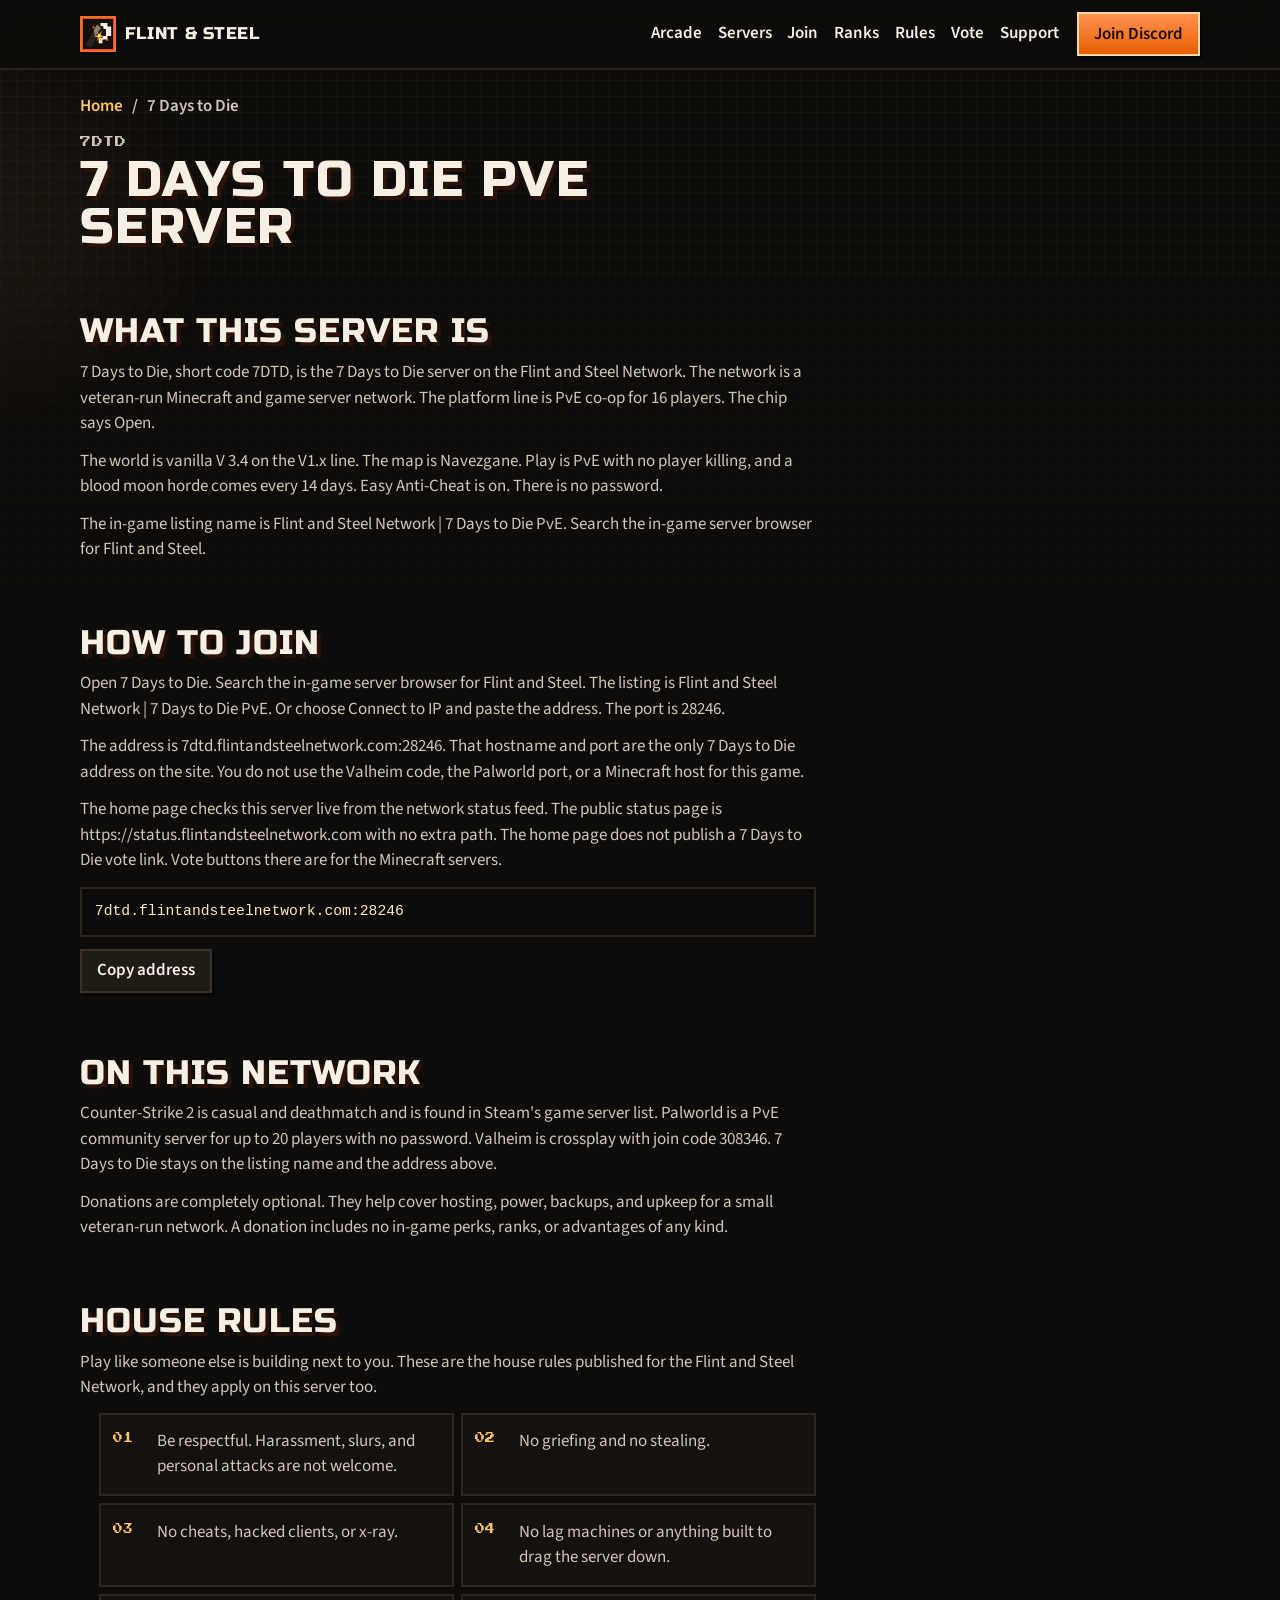
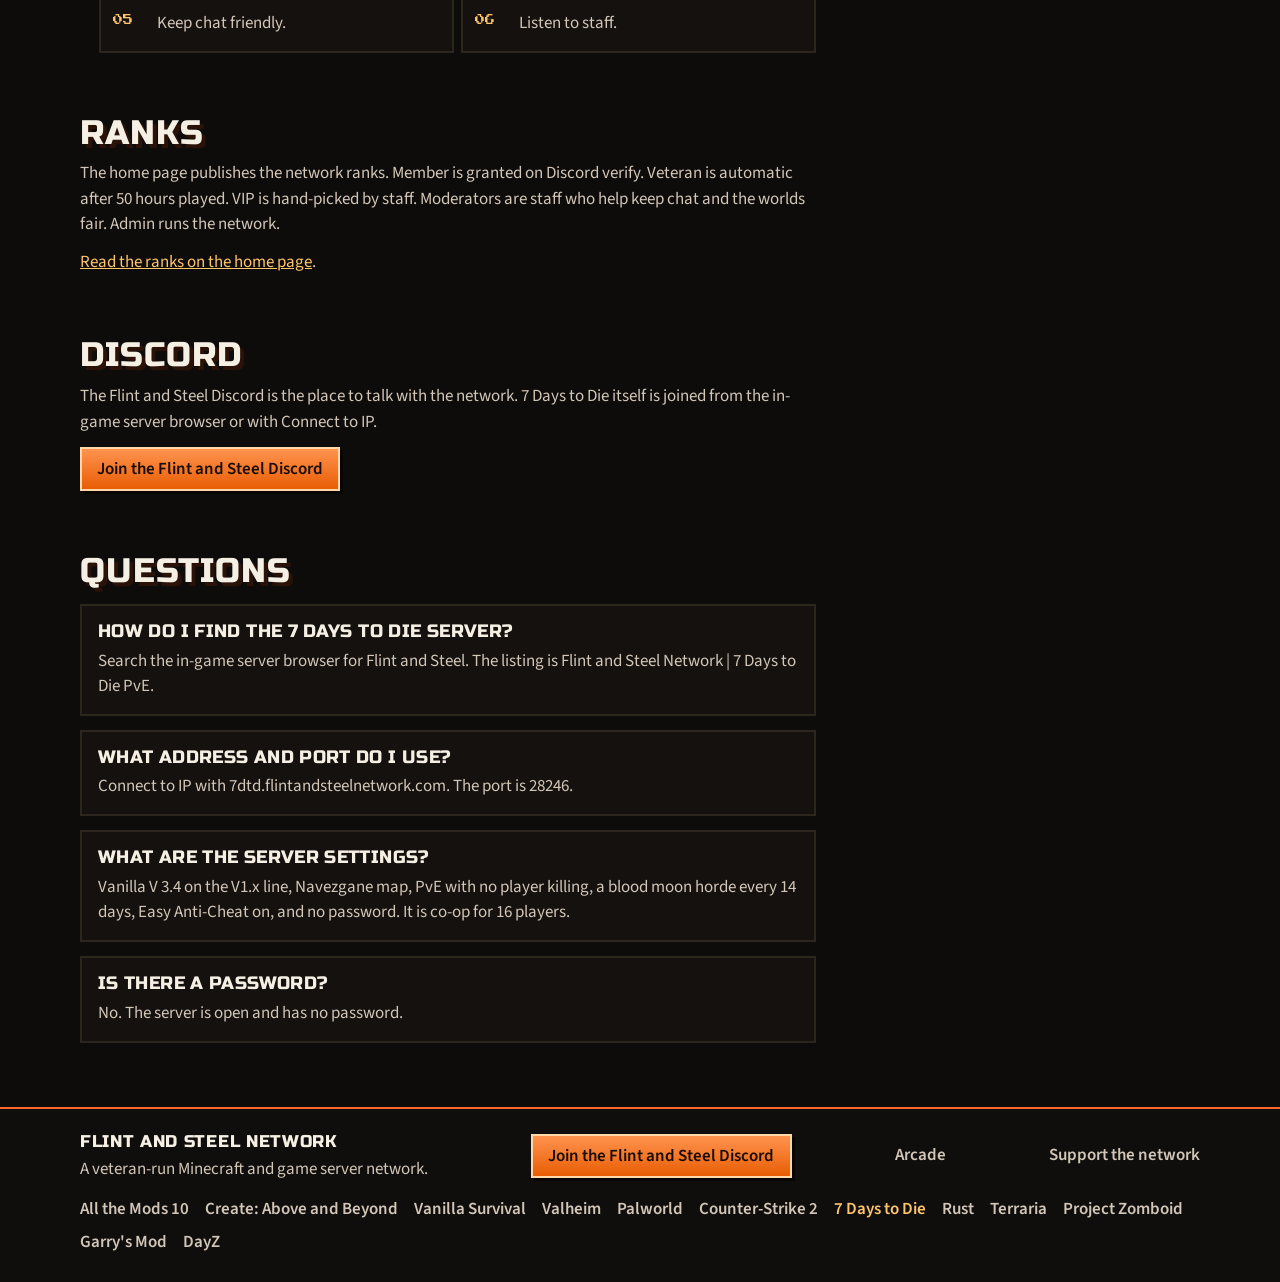
<file: 7-days-to-die/index.html>
<!DOCTYPE html>
<html lang="en">
<head>
  <meta charset="utf-8">
  <meta name="viewport" content="width=device-width, initial-scale=1">
  <meta name="theme-color" content="#0e0c0a">
  <meta name="color-scheme" content="dark">
  <title>7 Days to Die PvE Server | Flint and Steel Network</title>
  <meta name="description" content="Veteran-run 7 Days to Die PvE co-op server for 16 players. Vanilla V 3.4 on Navezgane, no password. Search Flint and Steel, or use 7dtd.flintandsteelnetwork.com port 28246.">
  <link rel="canonical" href="https://flintandsteelnetwork.com/7-days-to-die/">
  <meta property="og:type" content="website">
  <meta property="og:site_name" content="Flint and Steel Network">
  <meta property="og:locale" content="en_US">
  <meta property="og:title" content="7 Days to Die PvE Server | Flint and Steel Network">
  <meta property="og:description" content="Veteran-run 7 Days to Die PvE co-op server for 16 players. Vanilla V 3.4 on Navezgane, no password. Search Flint and Steel, or use 7dtd.flintandsteelnetwork.com port 28246.">
  <meta property="og:url" content="https://flintandsteelnetwork.com/7-days-to-die/">
  <meta property="og:image" content="https://flintandsteelnetwork.com/images/og.png">
  <meta property="og:image:secure_url" content="https://flintandsteelnetwork.com/images/og.png">
  <meta property="og:image:type" content="image/png">
  <meta property="og:image:width" content="1200">
  <meta property="og:image:height" content="630">
  <meta property="og:image:alt" content="Flint and Steel Network, a veteran-run Minecraft and game server network">
  <meta name="twitter:card" content="summary_large_image">
  <meta name="twitter:title" content="7 Days to Die PvE Server | Flint and Steel Network">
  <meta name="twitter:description" content="Veteran-run 7 Days to Die PvE co-op server for 16 players. Vanilla V 3.4 on Navezgane, no password. Search Flint and Steel, or use 7dtd.flintandsteelnetwork.com port 28246.">
  <meta name="twitter:image" content="https://flintandsteelnetwork.com/images/og.png">
  <meta name="twitter:image:alt" content="Flint and Steel Network, a veteran-run Minecraft and game server network">
  <meta name="referrer" content="strict-origin-when-cross-origin">
  <meta http-equiv="Content-Security-Policy" content="default-src 'self'; script-src 'self'; style-src 'self'; font-src 'self'; img-src 'self'; connect-src 'self' https://api.mcstatus.io https://status.flintandsteelnetwork.com; base-uri 'none'; object-src 'none'; form-action 'none'">
  <link rel="icon" href="/favicon.ico" sizes="any">
  <link rel="icon" href="/favicon.svg" type="image/svg+xml">
  <link rel="apple-touch-icon" href="/images/apple-touch-icon.png">
  <link rel="manifest" href="/site.webmanifest">
  <link rel="stylesheet" href="/css/site.css">
  <script type="application/ld+json">
  {
    "@context": "https://schema.org",
    "@graph": [
      {
        "@type": "BreadcrumbList",
        "itemListElement": [
          {
            "@type": "ListItem",
            "position": 1,
            "name": "Home",
            "item": "https://flintandsteelnetwork.com/"
          },
          {
            "@type": "ListItem",
            "position": 2,
            "name": "7 Days to Die",
            "item": "https://flintandsteelnetwork.com/7-days-to-die/"
          }
        ]
      },
      {
        "@type": "FAQPage",
        "mainEntity": [
          {
            "@type": "Question",
            "name": "How do I find the 7 Days to Die server?",
            "acceptedAnswer": {
              "@type": "Answer",
              "text": "Search the in-game server browser for Flint and Steel. The listing is Flint and Steel Network | 7 Days to Die PvE."
            }
          },
          {
            "@type": "Question",
            "name": "What address and port do I use?",
            "acceptedAnswer": {
              "@type": "Answer",
              "text": "Connect to IP with 7dtd.flintandsteelnetwork.com. The port is 28246."
            }
          },
          {
            "@type": "Question",
            "name": "What are the server settings?",
            "acceptedAnswer": {
              "@type": "Answer",
              "text": "Vanilla V 3.4 on the V1.x line, Navezgane map, PvE with no player killing, a blood moon horde every 14 days, Easy Anti-Cheat on, and no password. It is co-op for 16 players."
            }
          },
          {
            "@type": "Question",
            "name": "Is there a password?",
            "acceptedAnswer": {
              "@type": "Answer",
              "text": "No. The server is open and has no password."
            }
          }
        ]
      }
    ]
  }
  </script>
</head>
<body>
  <a class="skip" href="#content">Skip to content</a>
  <header class="site-header">
    <div class="wrap header-inner">
      <a class="brand" href="/">
        <img src="/favicon.svg" alt="" width="36" height="36">
        <span class="brand-name brand-name-long">Flint &amp; Steel</span>
        <span class="brand-name brand-name-short">F&amp;S</span>
      </a>
      <nav class="nav-desktop" aria-label="Sections">
        <a class="nav-link" href="/arcade/">Arcade</a>
        <a class="nav-link" href="/#servers">Servers</a>
        <a class="nav-link" href="/#join">Join</a>
        <a class="nav-link" href="/#ranks">Ranks</a>
        <a class="nav-link" href="/#rules">Rules</a>
        <a class="nav-link" href="/#vote">Vote</a>
        <a class="nav-link" href="https://ko-fi.com/flintandsteelnetwork" target="_blank" rel="noopener noreferrer">Support<span class="sr-only"> the network (opens in a new tab)</span></a>
      </nav>
      <a class="btn btn-ember btn-discord" href="https://discord.gg/zWJfDJQcgP" target="_blank" rel="noopener noreferrer">
        <span class="long">Join Discord</span>
        <span class="short">Discord</span>
        <span class="sr-only"> (opens in a new tab)</span>
      </a>
      <button type="button" class="btn btn-steel nav-toggle" aria-expanded="false" aria-controls="mobile-nav">Menu</button>
      <nav id="mobile-nav" class="nav-mobile" hidden aria-label="Sections">
        <a class="nav-link" href="/arcade/">Arcade</a>
        <a class="nav-link" href="/#servers">Servers</a>
        <a class="nav-link" href="/#join">Join</a>
        <a class="nav-link" href="/#ranks">Ranks</a>
        <a class="nav-link" href="/#rules">Rules</a>
        <a class="nav-link" href="/#vote">Vote</a>
        <a class="nav-link" href="https://ko-fi.com/flintandsteelnetwork" target="_blank" rel="noopener noreferrer">Support<span class="sr-only"> the network (opens in a new tab)</span></a>
      </nav>
    </div>
  </header>
  <main id="content" class="wrap">
    <nav class="crumbs" aria-label="Breadcrumb">
      <a href="/">Home</a>
      <span aria-hidden="true">/</span>
      <span>7 Days to Die</span>
    </nav>
    <article class="server-page">
      <p class="kicker">7DTD</p>
      <h1>7 Days to Die PvE server</h1>
      <section class="section">
        <h2>What this server is</h2>
        <p>7 Days to Die, short code 7DTD, is the 7 Days to Die server on the Flint and Steel Network. The network is a veteran-run Minecraft and game server network. The platform line is PvE co-op for 16 players. The chip says Open.</p>
        <p>The world is vanilla V 3.4 on the V1.x line. The map is Navezgane. Play is PvE with no player killing, and a blood moon horde comes every 14 days. Easy Anti-Cheat is on. There is no password.</p>
        <p>The in-game listing name is Flint and Steel Network | 7 Days to Die PvE. Search the in-game server browser for Flint and Steel.</p>
      </section>
      <section class="section">
        <h2>How to join</h2>
        <p>Open 7 Days to Die. Search the in-game server browser for Flint and Steel. The listing is Flint and Steel Network | 7 Days to Die PvE. Or choose Connect to IP and paste the address. The port is 28246.</p>
        <p>The address is 7dtd.flintandsteelnetwork.com:28246. That hostname and port are the only 7 Days to Die address on the site. You do not use the Valheim code, the Palworld port, or a Minecraft host for this game.</p>
        <p>The home page checks this server live from the network status feed. The public status page is https://status.flintandsteelnetwork.com with no extra path. The home page does not publish a 7 Days to Die vote link. Vote buttons there are for the Minecraft servers.</p>
        <code class="address">7dtd.flintandsteelnetwork.com:28246</code>
        <p><button type="button" class="btn btn-steel btn-copy" data-copy="7dtd.flintandsteelnetwork.com:28246" data-copy-what="7 Days to Die address">Copy address</button></p>
      </section>
      <section class="section">
        <h2>On this network</h2>
        <p>Counter-Strike 2 is casual and deathmatch and is found in Steam's game server list. Palworld is a PvE community server for up to 20 players with no password. Valheim is crossplay with join code 308346. 7 Days to Die stays on the listing name and the address above.</p>
        <p>Donations are completely optional. They help cover hosting, power, backups, and upkeep for a small veteran-run network. A donation includes no in-game perks, ranks, or advantages of any kind.</p>
      </section>
      <section class="section">
        <h2>House rules</h2>
        <p>Play like someone else is building next to you. These are the house rules published for the Flint and Steel Network, and they apply on this server too.</p>
        <ol class="rules">
            <li>Be respectful. Harassment, slurs, and personal attacks are not welcome.</li>
            <li>No griefing and no stealing.</li>
            <li>No cheats, hacked clients, or x-ray.</li>
            <li>No lag machines or anything built to drag the server down.</li>
            <li>Keep chat friendly.</li>
            <li>Listen to staff.</li>
        </ol>
      </section>
      <section class="section">
        <h2>Ranks</h2>
        <p>The home page publishes the network ranks. Member is granted on Discord verify. Veteran is automatic after 50 hours played. VIP is hand-picked by staff. Moderators are staff who help keep chat and the worlds fair. Admin runs the network.</p>
        <p><a href="/#ranks">Read the ranks on the home page</a>.</p>
      </section>
      <section class="section">
        <h2>Discord</h2>
        <p>The Flint and Steel Discord is the place to talk with the network. 7 Days to Die itself is joined from the in-game server browser or with Connect to IP.</p>
        <p><a class="btn btn-ember" href="https://discord.gg/zWJfDJQcgP" target="_blank" rel="noopener noreferrer">Join the Flint and Steel Discord<span class="sr-only"> (opens in a new tab)</span></a></p>
      </section>
      <section class="section" id="faq">
        <h2>Questions</h2>
        <div class="faq">
          <article>
            <h3>How do I find the 7 Days to Die server?</h3>
            <p>Search the in-game server browser for Flint and Steel. The listing is Flint and Steel Network | 7 Days to Die PvE.</p>
          </article>
          <article>
            <h3>What address and port do I use?</h3>
            <p>Connect to IP with 7dtd.flintandsteelnetwork.com. The port is 28246.</p>
          </article>
          <article>
            <h3>What are the server settings?</h3>
            <p>Vanilla V 3.4 on the V1.x line, Navezgane map, PvE with no player killing, a blood moon horde every 14 days, Easy Anti-Cheat on, and no password. It is co-op for 16 players.</p>
          </article>
          <article>
            <h3>Is there a password?</h3>
            <p>No. The server is open and has no password.</p>
          </article>
        </div>
      </section>
    </article>
  </main>
  <footer class="site-footer">
    <div class="wrap footer-inner">
      <div class="footer-id">
        <p class="footer-brand">Flint and Steel Network</p>
        <p class="footer-about">A veteran-run Minecraft and game server network.</p>
      </div>
      <a class="btn btn-ember" href="https://discord.gg/zWJfDJQcgP" target="_blank" rel="noopener noreferrer">Join the Flint and Steel Discord<span class="sr-only"> (opens in a new tab)</span></a>
      <a class="footer-support" href="/arcade/">Arcade</a>
      <a class="footer-support" href="https://ko-fi.com/flintandsteelnetwork" target="_blank" rel="noopener noreferrer">Support the network<span class="sr-only"> (opens in a new tab)</span></a>
      <nav class="footer-servers" aria-label="Servers">
        <a href="/atm10/">All the Mods 10</a>
        <a href="/create-above-and-beyond/">Create: Above and Beyond</a>
        <a href="/vanilla/">Vanilla Survival</a>
        <a href="/valheim/">Valheim</a>
        <a href="/palworld/">Palworld</a>
        <a href="/cs2/">Counter-Strike 2</a>
        <a href="/7-days-to-die/" aria-current="page">7 Days to Die</a>
        <a href="/rust/">Rust</a>
        <a href="/terraria/">Terraria</a>
        <a href="/zomboid/">Project Zomboid</a>
        <a href="/gmod/">Garry's Mod</a>
        <a href="/dayz/">DayZ</a>
      </nav>
    </div>
  </footer>
  <script src="/js/site.js" defer></script>
</body>
</html>
</file>
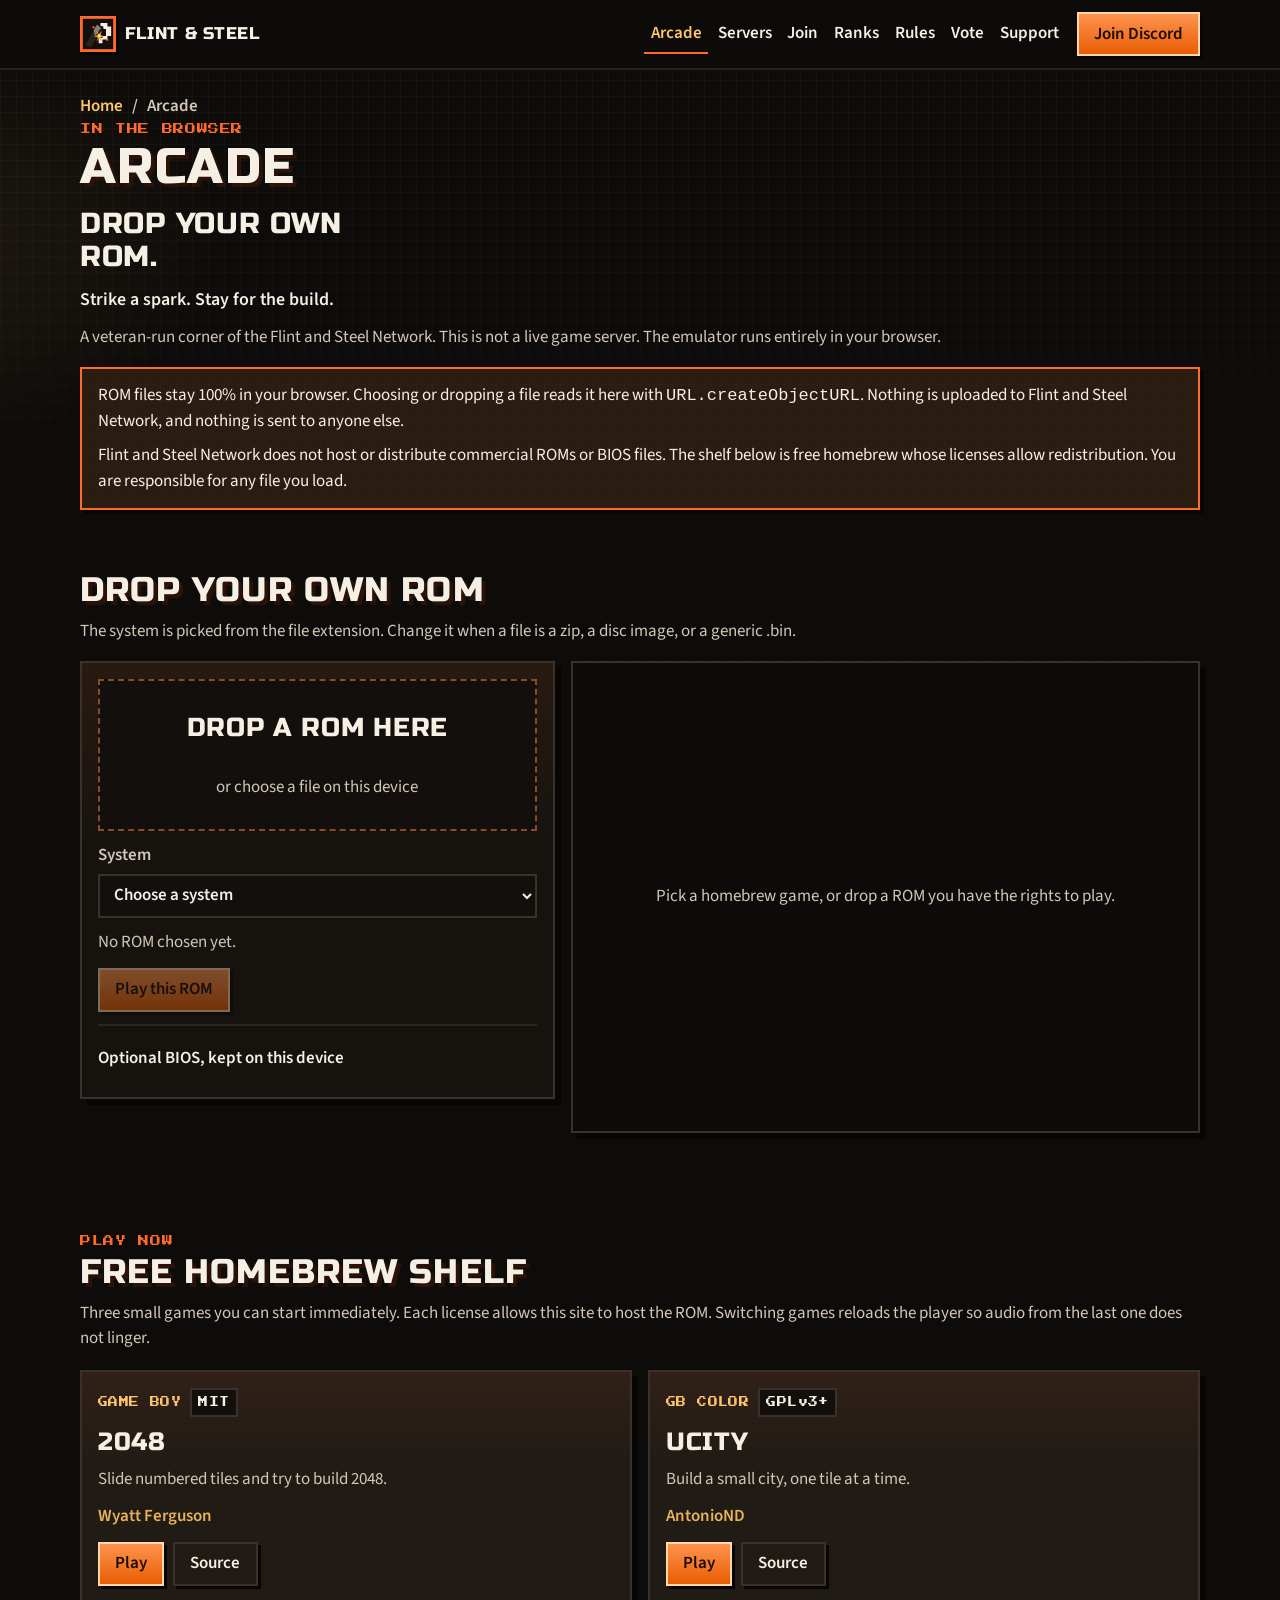
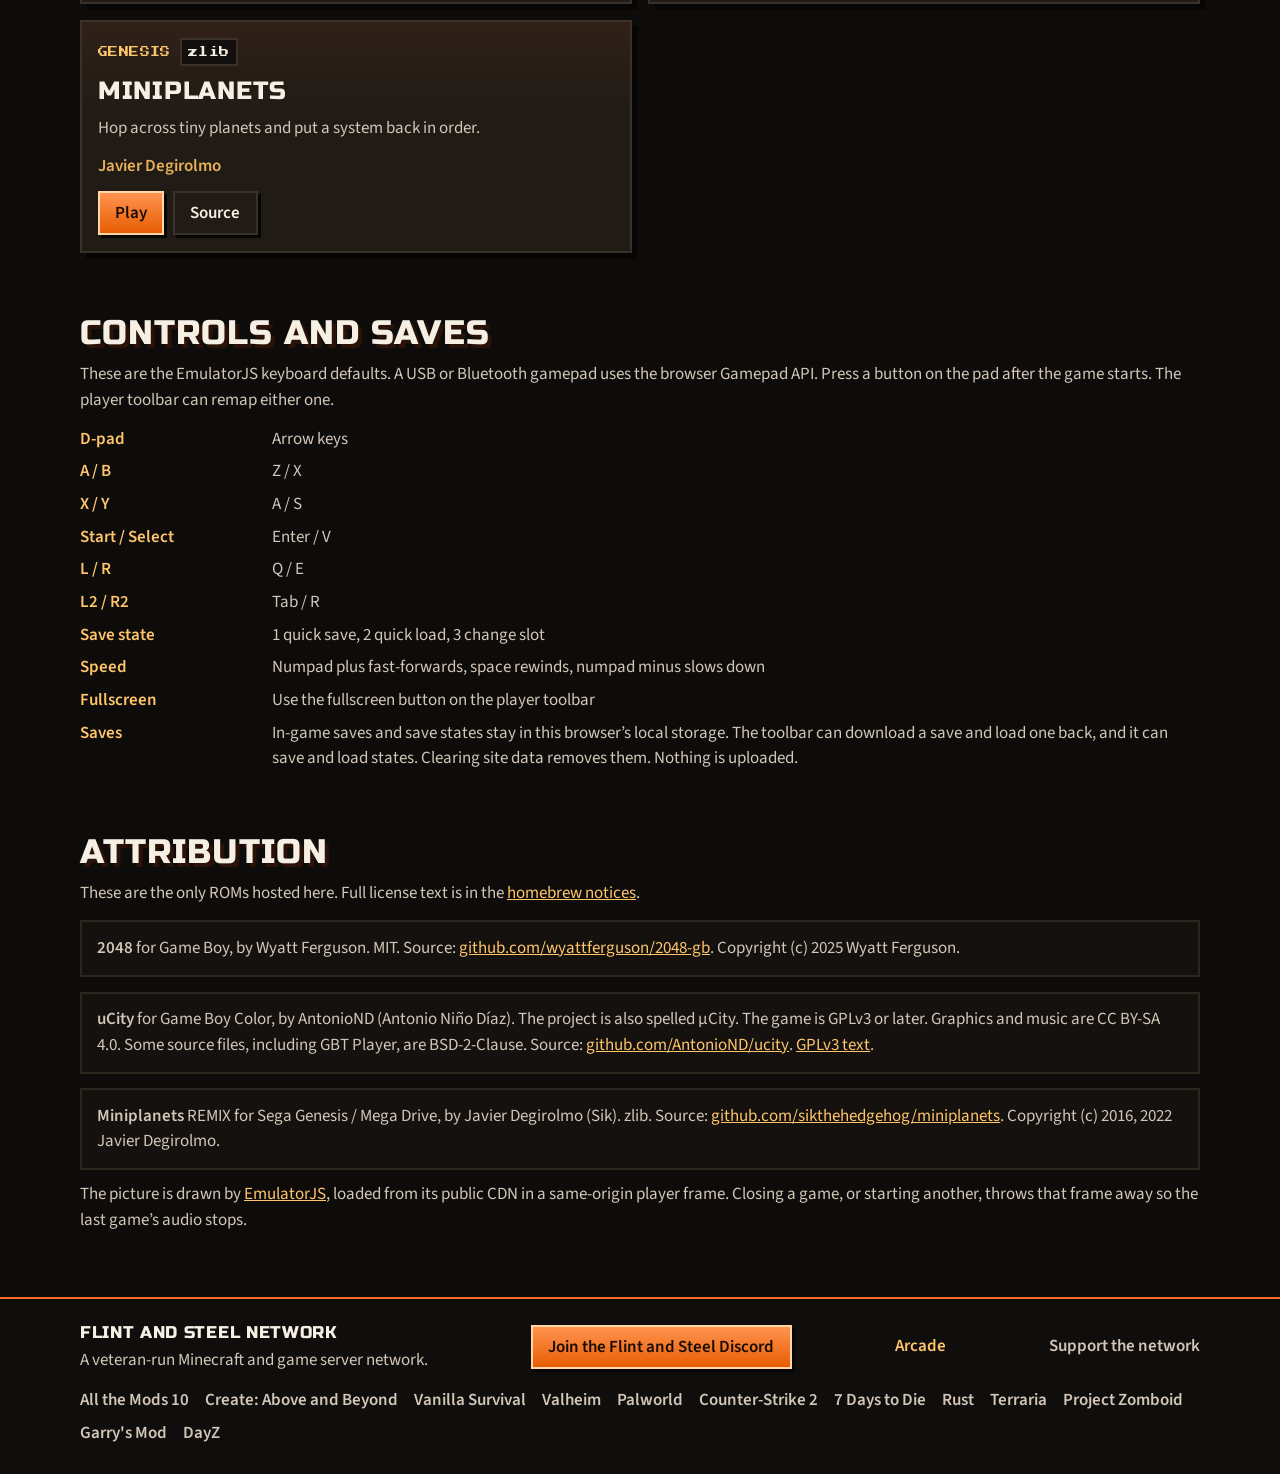
<file: arcade/index.html>
<!DOCTYPE html>
<html lang="en">
<head>
  <meta charset="utf-8">
  <meta name="viewport" content="width=device-width, initial-scale=1">
  <meta name="theme-color" content="#0e0c0a">
  <meta name="color-scheme" content="dark">
  <title>Arcade | Flint and Steel Network</title>
  <meta name="description" content="Play free, openly licensed homebrew in the browser, or drop a ROM that never leaves your device. A veteran-run Flint and Steel Network page.">
  <link rel="canonical" href="https://flintandsteelnetwork.com/arcade/">
  <meta property="og:type" content="website">
  <meta property="og:site_name" content="Flint and Steel Network">
  <meta property="og:locale" content="en_US">
  <meta property="og:title" content="Arcade | Flint and Steel Network">
  <meta property="og:description" content="Play free, openly licensed homebrew in the browser, or drop a ROM that never leaves your device. A veteran-run Flint and Steel Network page.">
  <meta property="og:url" content="https://flintandsteelnetwork.com/arcade/">
  <meta property="og:image" content="https://flintandsteelnetwork.com/images/og.png">
  <meta property="og:image:secure_url" content="https://flintandsteelnetwork.com/images/og.png">
  <meta property="og:image:type" content="image/png">
  <meta property="og:image:width" content="1200">
  <meta property="og:image:height" content="630">
  <meta property="og:image:alt" content="Flint and Steel Network, a veteran-run Minecraft and game server network">
  <meta name="twitter:card" content="summary_large_image">
  <meta name="twitter:title" content="Arcade | Flint and Steel Network">
  <meta name="twitter:description" content="Play free, openly licensed homebrew in the browser, or drop a ROM that never leaves your device. A veteran-run Flint and Steel Network page.">
  <meta name="twitter:image" content="https://flintandsteelnetwork.com/images/og.png">
  <meta name="twitter:image:alt" content="Flint and Steel Network, a veteran-run Minecraft and game server network">
  <meta name="referrer" content="strict-origin-when-cross-origin">
  <meta http-equiv="Content-Security-Policy" content="default-src 'self'; script-src 'self'; style-src 'self'; font-src 'self'; img-src 'self'; connect-src 'self' https://api.mcstatus.io https://status.flintandsteelnetwork.com; base-uri 'none'; object-src 'none'; form-action 'none'">
  <link rel="icon" href="/favicon.ico" sizes="any">
  <link rel="icon" href="/favicon.svg" type="image/svg+xml">
  <link rel="apple-touch-icon" href="/images/apple-touch-icon.png">
  <link rel="manifest" href="/site.webmanifest">
  <link rel="stylesheet" href="/css/site.css">
  <script type="application/ld+json">
  {
    "@context": "https://schema.org",
    "@graph": [
      {
        "@type": "BreadcrumbList",
        "itemListElement": [
          {
            "@type": "ListItem",
            "position": 1,
            "name": "Home",
            "item": "https://flintandsteelnetwork.com/"
          },
          {
            "@type": "ListItem",
            "position": 2,
            "name": "Arcade",
            "item": "https://flintandsteelnetwork.com/arcade/"
          }
        ]
      },
      {
        "@type": "ItemList",
        "name": "Free homebrew shelf",
        "itemListOrder": "https://schema.org/ItemListOrderAscending",
        "numberOfItems": 3,
        "itemListElement": [
          {
            "@type": "ListItem",
            "position": 1,
            "item": {
              "@type": "VideoGame",
              "name": "2048",
              "description": "Slide numbered tiles and try to build 2048.",
              "gamePlatform": "Game Boy",
              "author": { "@type": "Person", "name": "Wyatt Ferguson" },
              "license": "https://opensource.org/license/mit",
              "url": "https://github.com/wyattferguson/2048-gb"
            }
          },
          {
            "@type": "ListItem",
            "position": 2,
            "item": {
              "@type": "VideoGame",
              "name": "uCity",
              "description": "Build a small city, one tile at a time.",
              "gamePlatform": "Game Boy Color",
              "author": { "@type": "Person", "name": "AntonioND" },
              "license": "https://www.gnu.org/licenses/gpl-3.0.html",
              "url": "https://github.com/AntonioND/ucity"
            }
          },
          {
            "@type": "ListItem",
            "position": 3,
            "item": {
              "@type": "VideoGame",
              "name": "Miniplanets",
              "description": "Hop across tiny planets and put a system back in order.",
              "gamePlatform": "Sega Genesis",
              "author": { "@type": "Person", "name": "Javier Degirolmo" },
              "license": "https://opensource.org/license/zlib",
              "url": "https://github.com/sikthehedgehog/miniplanets"
            }
          }
        ]
      }
    ]
  }
  </script>
</head>
<body>
  <a class="skip" href="#content">Skip to content</a>
  <header class="site-header">
    <div class="wrap header-inner">
      <a class="brand" href="/">
        <img src="/favicon.svg" alt="" width="36" height="36">
        <span class="brand-name brand-name-long">Flint &amp; Steel</span>
        <span class="brand-name brand-name-short">F&amp;S</span>
      </a>
      <nav class="nav-desktop" aria-label="Sections">
        <a class="nav-link is-current" href="/arcade/" aria-current="page">Arcade</a>
        <a class="nav-link" href="/#servers">Servers</a>
        <a class="nav-link" href="/#join">Join</a>
        <a class="nav-link" href="/#ranks">Ranks</a>
        <a class="nav-link" href="/#rules">Rules</a>
        <a class="nav-link" href="/#vote">Vote</a>
        <a class="nav-link" href="https://ko-fi.com/flintandsteelnetwork" target="_blank" rel="noopener noreferrer">Support<span class="sr-only"> the network (opens in a new tab)</span></a>
      </nav>
      <a class="btn btn-ember btn-discord" href="https://discord.gg/zWJfDJQcgP" target="_blank" rel="noopener noreferrer">
        <span class="long">Join Discord</span>
        <span class="short">Discord</span>
        <span class="sr-only"> (opens in a new tab)</span>
      </a>
      <button type="button" class="btn btn-steel nav-toggle" aria-expanded="false" aria-controls="mobile-nav">Menu</button>
      <nav id="mobile-nav" class="nav-mobile" hidden aria-label="Sections">
        <a class="nav-link is-current" href="/arcade/" aria-current="page">Arcade</a>
        <a class="nav-link" href="/#servers">Servers</a>
        <a class="nav-link" href="/#join">Join</a>
        <a class="nav-link" href="/#ranks">Ranks</a>
        <a class="nav-link" href="/#rules">Rules</a>
        <a class="nav-link" href="/#vote">Vote</a>
        <a class="nav-link" href="https://ko-fi.com/flintandsteelnetwork" target="_blank" rel="noopener noreferrer">Support<span class="sr-only"> the network (opens in a new tab)</span></a>
      </nav>
    </div>
  </header>
  <main id="content" class="wrap arcade-page">
    <nav class="crumbs" aria-label="Breadcrumb">
      <a href="/">Home</a>
      <span aria-hidden="true">/</span>
      <span>Arcade</span>
    </nav>
    <p class="kicker">In the browser</p>
    <h1>Arcade</h1>
    <p class="tagline">Drop your own ROM.</p>
    <p class="about-line">Strike a spark. Stay for the build.</p>
    <p class="copy">A veteran-run corner of the Flint and Steel Network. This is not a live game server. The emulator runs entirely in your browser.</p>
    <div class="legal-note">
      <p>ROM files stay 100% in your browser. Choosing or dropping a file reads it here with <code>URL.createObjectURL</code>. Nothing is uploaded to Flint and Steel Network, and nothing is sent to anyone else.</p>
      <p>Flint and Steel Network does not host or distribute commercial ROMs or BIOS files. The shelf below is free homebrew whose licenses allow redistribution. You are responsible for any file you load.</p>
    </div>

    <section class="section" id="play">
      <h2>Drop your own ROM</h2>
      <p class="copy">The system is picked from the file extension. Change it when a file is a zip, a disc image, or a generic .bin.</p>
      <div class="play-layout">
        <form class="rom-form" id="rom-form">
          <label class="drop-zone" id="drop-zone" for="rom-file">
            <span class="drop-title">Drop a ROM here</span>
            <span class="drop-hint">or choose a file on this device</span>
          </label>
          <input id="rom-file" class="sr-only" type="file" accept=".nes,.fds,.unf,.sfc,.smc,.gb,.gbc,.gba,.n64,.z64,.v64,.nds,.md,.gen,.smd,.sms,.gg,.chd,.pbp,.cue,.bin,.a26,.zip">
          <label class="field-label" for="rom-system">System
            <select id="rom-system" class="rom-system">
              <option value="">Choose a system</option>
              <option value="nes">NES</option>
              <option value="snes">Super Nintendo</option>
              <option value="gb">Game Boy / Color</option>
              <option value="gba">Game Boy Advance</option>
              <option value="n64">Nintendo 64</option>
              <option value="nds">Nintendo DS</option>
              <option value="segaMD">Sega Genesis / Mega Drive</option>
              <option value="segaMS">Sega Master System</option>
              <option value="segaGG">Sega Game Gear</option>
              <option value="psx">PlayStation</option>
              <option value="atari2600">Atari 2600</option>
            </select>
          </label>
          <p class="picked" id="rom-picked" aria-live="polite"></p>
          <div class="form-actions">
            <button type="submit" class="btn btn-ember" id="rom-play" disabled>Play this ROM</button>
          </div>
          <details class="bios-drawer">
            <summary>Optional BIOS, kept on this device</summary>
            <p>PlayStation and Game Boy Advance can use a BIOS you already have. A PlayStation game works best as one .chd or .pbp file. The BIOS is read only in this browser.</p>
            <label class="file-label" for="bios-file">Choose a BIOS file</label>
            <input id="bios-file" class="sr-only" type="file">
            <p class="picked" id="bios-name" aria-live="polite"></p>
          </details>
        </form>
        <div class="play-stage" id="stage">
          <p class="stage-idle" id="stage-idle">Pick a homebrew game, or drop a ROM you have the rights to play.</p>
          <div class="stage-frame" id="stage-frame" hidden></div>
          <p class="player-status" id="player-status" aria-live="polite"></p>
          <button type="button" class="btn btn-steel" id="player-close" hidden>Close game</button>
        </div>
      </div>
    </section>

    <section class="section" id="shelf">
      <p class="kicker">Play now</p>
      <h2>Free homebrew shelf</h2>
      <p class="copy">Three small games you can start immediately. Each license allows this site to host the ROM. Switching games reloads the player so audio from the last one does not linger.</p>
      <div class="arcade-grid">
        <article class="arcade-card">
          <div class="card-kicker">
            <span class="code">GAME BOY</span>
            <span class="chip">MIT</span>
          </div>
          <h3>2048</h3>
          <p class="blurb">Slide numbered tiles and try to build 2048.</p>
          <p class="credit">Wyatt Ferguson</p>
          <div class="card-actions">
            <button type="button" class="btn btn-ember" data-play data-play-core="gb" data-play-url="/arcade/homebrew/2048.gb" data-play-name="2048" data-play-id="2048">Play</button>
            <a class="btn btn-steel" href="https://github.com/wyattferguson/2048-gb" target="_blank" rel="noopener noreferrer">Source<span class="sr-only"> for 2048 (opens in a new tab)</span></a>
          </div>
        </article>
        <article class="arcade-card">
          <div class="card-kicker">
            <span class="code">GB COLOR</span>
            <span class="chip">GPLv3+</span>
          </div>
          <h3>uCity</h3>
          <p class="blurb">Build a small city, one tile at a time.</p>
          <p class="credit">AntonioND</p>
          <div class="card-actions">
            <button type="button" class="btn btn-ember" data-play data-play-core="gb" data-play-url="/arcade/homebrew/ucity.gbc" data-play-name="uCity" data-play-id="1002">Play</button>
            <a class="btn btn-steel" href="https://github.com/AntonioND/ucity" target="_blank" rel="noopener noreferrer">Source<span class="sr-only"> for µCity (opens in a new tab)</span></a>
          </div>
        </article>
        <article class="arcade-card">
          <div class="card-kicker">
            <span class="code">GENESIS</span>
            <span class="chip">zlib</span>
          </div>
          <h3>Miniplanets</h3>
          <p class="blurb">Hop across tiny planets and put a system back in order.</p>
          <p class="credit">Javier Degirolmo</p>
          <div class="card-actions">
            <button type="button" class="btn btn-ember" data-play data-play-core="segaMD" data-play-url="/arcade/homebrew/miniplanets.bin" data-play-name="Miniplanets" data-play-id="1003">Play</button>
            <a class="btn btn-steel" href="https://github.com/sikthehedgehog/miniplanets" target="_blank" rel="noopener noreferrer">Source<span class="sr-only"> for Miniplanets (opens in a new tab)</span></a>
          </div>
        </article>
      </div>
    </section>

    <section class="section" id="controls">
      <h2>Controls and saves</h2>
      <p class="copy">These are the EmulatorJS keyboard defaults. A USB or Bluetooth gamepad uses the browser Gamepad API. Press a button on the pad after the game starts. The player toolbar can remap either one.</p>
      <dl class="control-grid">
        <dt>D-pad</dt>
        <dd>Arrow keys</dd>
        <dt>A / B</dt>
        <dd>Z / X</dd>
        <dt>X / Y</dt>
        <dd>A / S</dd>
        <dt>Start / Select</dt>
        <dd>Enter / V</dd>
        <dt>L / R</dt>
        <dd>Q / E</dd>
        <dt>L2 / R2</dt>
        <dd>Tab / R</dd>
        <dt>Save state</dt>
        <dd>1 quick save, 2 quick load, 3 change slot</dd>
        <dt>Speed</dt>
        <dd>Numpad plus fast-forwards, space rewinds, numpad minus slows down</dd>
        <dt>Fullscreen</dt>
        <dd>Use the fullscreen button on the player toolbar</dd>
        <dt>Saves</dt>
        <dd>In-game saves and save states stay in this browser’s local storage. The toolbar can download a save and load one back, and it can save and load states. Clearing site data removes them. Nothing is uploaded.</dd>
      </dl>
    </section>

    <section class="section" id="credits">
      <h2>Attribution</h2>
      <p class="copy">These are the only ROMs hosted here. Full license text is in the <a href="/arcade/homebrew/NOTICES.txt">homebrew notices</a>.</p>
      <ul class="credit-list">
        <li><strong>2048</strong> for Game Boy, by Wyatt Ferguson. MIT. Source: <a href="https://github.com/wyattferguson/2048-gb" target="_blank" rel="noopener noreferrer">github.com/wyattferguson/2048-gb<span class="sr-only"> (opens in a new tab)</span></a>. Copyright (c) 2025 Wyatt Ferguson.</li>
        <li><strong>uCity</strong> for Game Boy Color, by AntonioND (Antonio Niño Díaz). The project is also spelled µCity. The game is GPLv3 or later. Graphics and music are CC BY-SA 4.0. Some source files, including GBT Player, are BSD-2-Clause. Source: <a href="https://github.com/AntonioND/ucity" target="_blank" rel="noopener noreferrer">github.com/AntonioND/ucity<span class="sr-only"> (opens in a new tab)</span></a>. <a href="/arcade/homebrew/licenses/ucity-gpl-3.0.txt">GPLv3 text</a>.</li>
        <li><strong>Miniplanets</strong> REMIX for Sega Genesis / Mega Drive, by Javier Degirolmo (Sik). zlib. Source: <a href="https://github.com/sikthehedgehog/miniplanets" target="_blank" rel="noopener noreferrer">github.com/sikthehedgehog/miniplanets<span class="sr-only"> (opens in a new tab)</span></a>. Copyright (c) 2016, 2022 Javier Degirolmo.</li>
      </ul>
      <p class="copy">The picture is drawn by <a href="https://emulatorjs.org/" target="_blank" rel="noopener noreferrer">EmulatorJS<span class="sr-only"> (opens in a new tab)</span></a>, loaded from its public CDN in a same-origin player frame. Closing a game, or starting another, throws that frame away so the last game’s audio stops.</p>
    </section>
    <noscript>
      <p class="copy">The emulator needs JavaScript. The homebrew list, credits, and privacy notice above are on the page either way.</p>
    </noscript>
  </main>
  <footer class="site-footer">
    <div class="wrap footer-inner">
      <div class="footer-id">
        <p class="footer-brand">Flint and Steel Network</p>
        <p class="footer-about">A veteran-run Minecraft and game server network.</p>
      </div>
      <a class="btn btn-ember" href="https://discord.gg/zWJfDJQcgP" target="_blank" rel="noopener noreferrer">Join the Flint and Steel Discord<span class="sr-only"> (opens in a new tab)</span></a>
      <a class="footer-support" href="/arcade/" aria-current="page">Arcade</a>
      <a class="footer-support" href="https://ko-fi.com/flintandsteelnetwork" target="_blank" rel="noopener noreferrer">Support the network<span class="sr-only"> (opens in a new tab)</span></a>
      <nav class="footer-servers" aria-label="Servers">
        <a href="/atm10/">All the Mods 10</a>
        <a href="/create-above-and-beyond/">Create: Above and Beyond</a>
        <a href="/vanilla/">Vanilla Survival</a>
        <a href="/valheim/">Valheim</a>
        <a href="/palworld/">Palworld</a>
        <a href="/cs2/">Counter-Strike 2</a>
        <a href="/7-days-to-die/">7 Days to Die</a>
        <a href="/rust/">Rust</a>
        <a href="/terraria/">Terraria</a>
        <a href="/zomboid/">Project Zomboid</a>
        <a href="/gmod/">Garry's Mod</a>
        <a href="/dayz/">DayZ</a>
      </nav>
    </div>
  </footer>
  <script src="/js/site.js" defer></script>
  <script src="/js/arcade.js" defer></script>
</body>
</html>
</file>
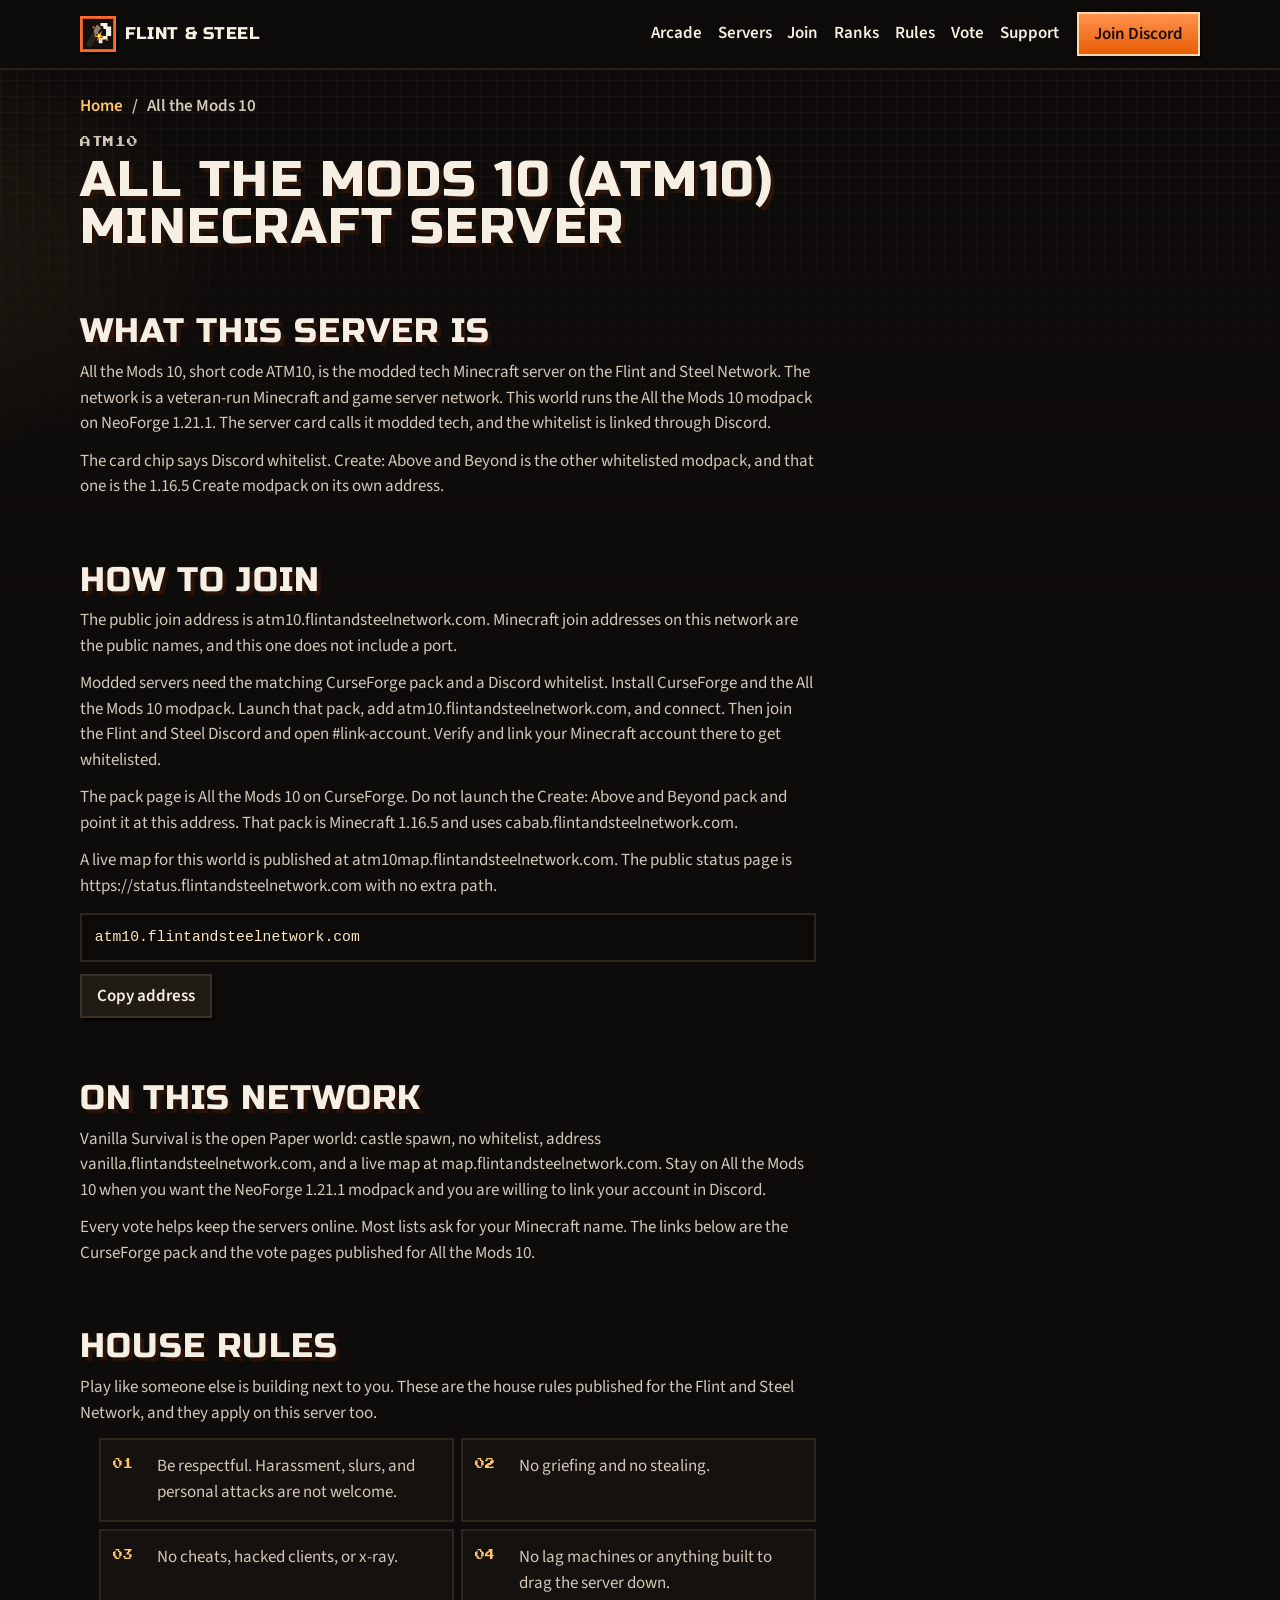
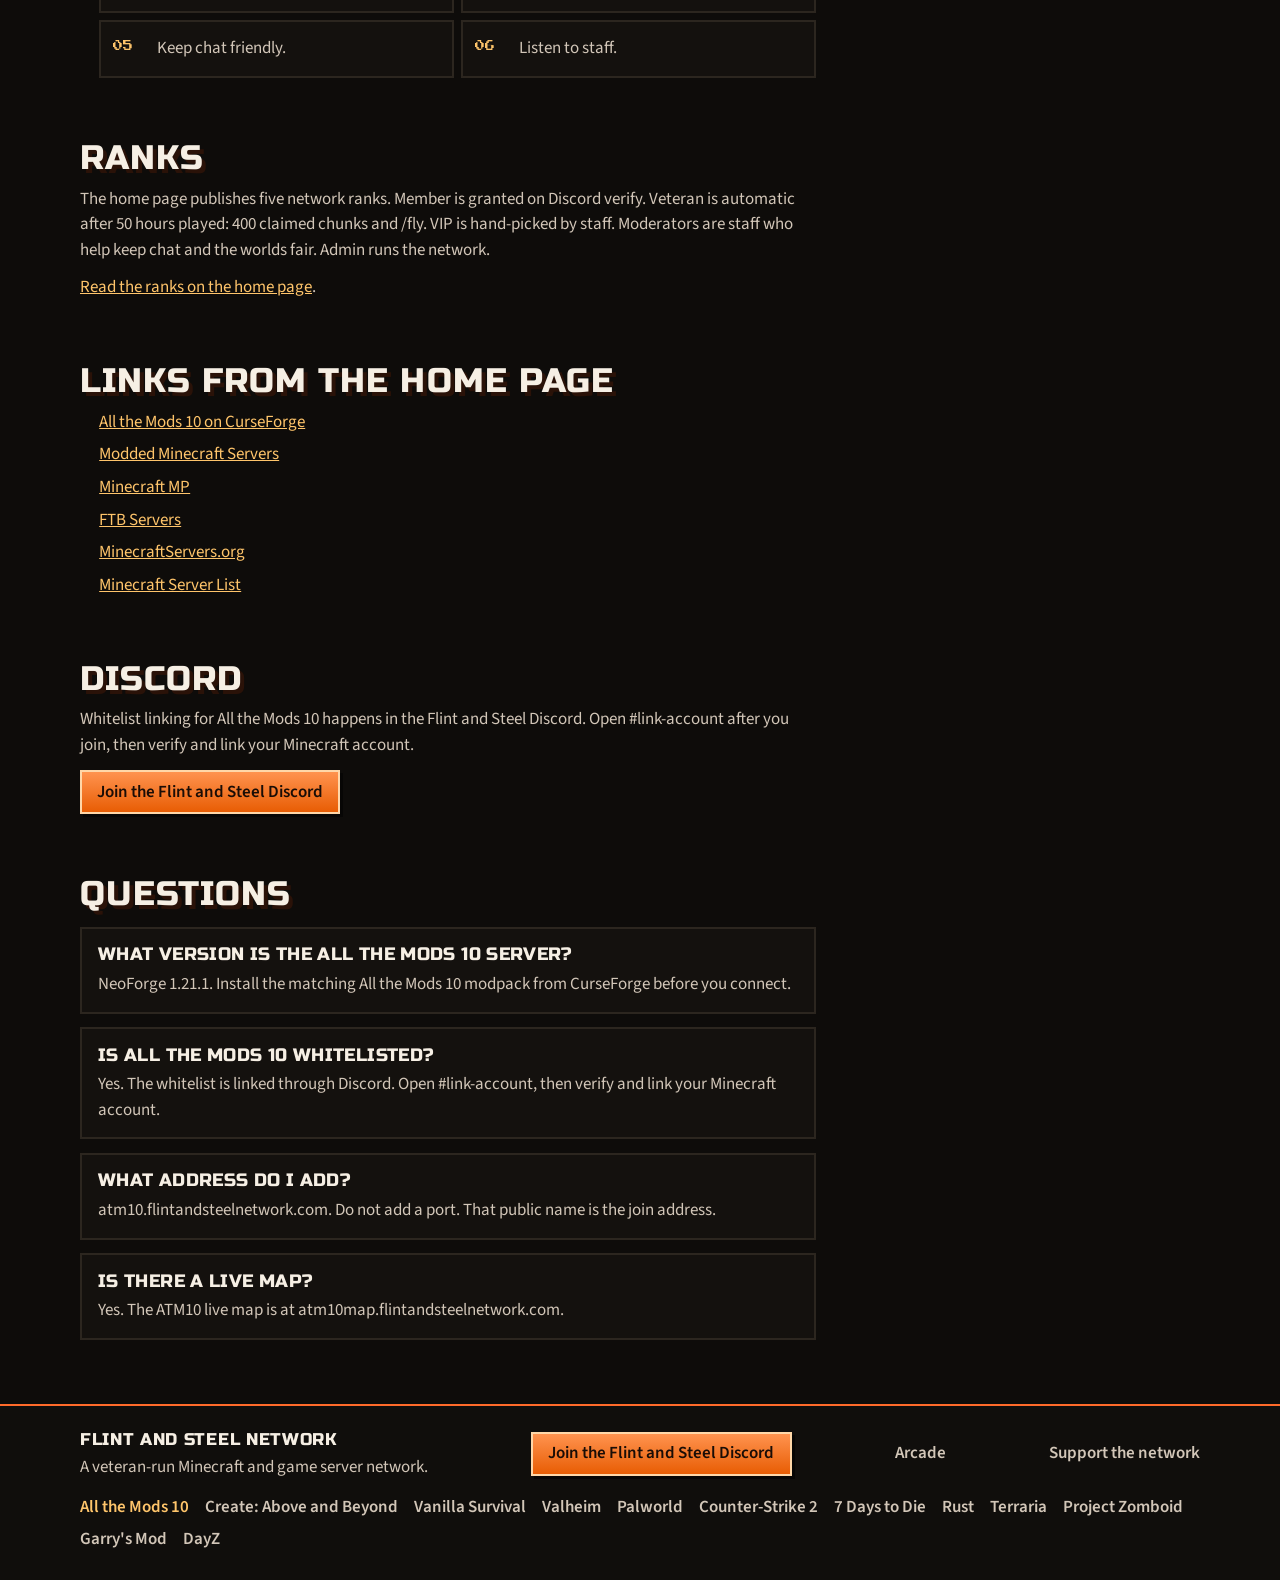
<file: atm10/index.html>
<!DOCTYPE html>
<html lang="en">
<head>
  <meta charset="utf-8">
  <meta name="viewport" content="width=device-width, initial-scale=1">
  <meta name="theme-color" content="#0e0c0a">
  <meta name="color-scheme" content="dark">
  <title>All the Mods 10 (ATM10) Minecraft Server | Flint and Steel Network</title>
  <meta name="description" content="Veteran-run All the Mods 10 (ATM10) Minecraft server on NeoForge 1.21.1. Discord whitelist, address atm10.flintandsteelnetwork.com, and a live map.">
  <link rel="canonical" href="https://flintandsteelnetwork.com/atm10/">
  <meta property="og:type" content="website">
  <meta property="og:site_name" content="Flint and Steel Network">
  <meta property="og:locale" content="en_US">
  <meta property="og:title" content="All the Mods 10 (ATM10) Minecraft Server | Flint and Steel Network">
  <meta property="og:description" content="Veteran-run All the Mods 10 (ATM10) Minecraft server on NeoForge 1.21.1. Discord whitelist, address atm10.flintandsteelnetwork.com, and a live map.">
  <meta property="og:url" content="https://flintandsteelnetwork.com/atm10/">
  <meta property="og:image" content="https://flintandsteelnetwork.com/images/og.png">
  <meta property="og:image:secure_url" content="https://flintandsteelnetwork.com/images/og.png">
  <meta property="og:image:type" content="image/png">
  <meta property="og:image:width" content="1200">
  <meta property="og:image:height" content="630">
  <meta property="og:image:alt" content="Flint and Steel Network, a veteran-run Minecraft and game server network">
  <meta name="twitter:card" content="summary_large_image">
  <meta name="twitter:title" content="All the Mods 10 (ATM10) Minecraft Server | Flint and Steel Network">
  <meta name="twitter:description" content="Veteran-run All the Mods 10 (ATM10) Minecraft server on NeoForge 1.21.1. Discord whitelist, address atm10.flintandsteelnetwork.com, and a live map.">
  <meta name="twitter:image" content="https://flintandsteelnetwork.com/images/og.png">
  <meta name="twitter:image:alt" content="Flint and Steel Network, a veteran-run Minecraft and game server network">
  <meta name="referrer" content="strict-origin-when-cross-origin">
  <meta http-equiv="Content-Security-Policy" content="default-src 'self'; script-src 'self'; style-src 'self'; font-src 'self'; img-src 'self'; connect-src 'self' https://api.mcstatus.io https://status.flintandsteelnetwork.com; base-uri 'none'; object-src 'none'; form-action 'none'">
  <link rel="icon" href="/favicon.ico" sizes="any">
  <link rel="icon" href="/favicon.svg" type="image/svg+xml">
  <link rel="apple-touch-icon" href="/images/apple-touch-icon.png">
  <link rel="manifest" href="/site.webmanifest">
  <link rel="stylesheet" href="/css/site.css">
  <script type="application/ld+json">
  {
    "@context": "https://schema.org",
    "@graph": [
      {
        "@type": "BreadcrumbList",
        "itemListElement": [
          {
            "@type": "ListItem",
            "position": 1,
            "name": "Home",
            "item": "https://flintandsteelnetwork.com/"
          },
          {
            "@type": "ListItem",
            "position": 2,
            "name": "All the Mods 10",
            "item": "https://flintandsteelnetwork.com/atm10/"
          }
        ]
      },
      {
        "@type": "FAQPage",
        "mainEntity": [
          {
            "@type": "Question",
            "name": "What version is the All the Mods 10 server?",
            "acceptedAnswer": {
              "@type": "Answer",
              "text": "NeoForge 1.21.1. Install the matching All the Mods 10 modpack from CurseForge before you connect."
            }
          },
          {
            "@type": "Question",
            "name": "Is All the Mods 10 whitelisted?",
            "acceptedAnswer": {
              "@type": "Answer",
              "text": "Yes. The whitelist is linked through Discord. Open #link-account, then verify and link your Minecraft account."
            }
          },
          {
            "@type": "Question",
            "name": "What address do I add?",
            "acceptedAnswer": {
              "@type": "Answer",
              "text": "atm10.flintandsteelnetwork.com. Do not add a port. That public name is the join address."
            }
          },
          {
            "@type": "Question",
            "name": "Is there a live map?",
            "acceptedAnswer": {
              "@type": "Answer",
              "text": "Yes. The ATM10 live map is at atm10map.flintandsteelnetwork.com."
            }
          }
        ]
      }
    ]
  }
  </script>
</head>
<body>
  <a class="skip" href="#content">Skip to content</a>
  <header class="site-header">
    <div class="wrap header-inner">
      <a class="brand" href="/">
        <img src="/favicon.svg" alt="" width="36" height="36">
        <span class="brand-name brand-name-long">Flint &amp; Steel</span>
        <span class="brand-name brand-name-short">F&amp;S</span>
      </a>
      <nav class="nav-desktop" aria-label="Sections">
        <a class="nav-link" href="/arcade/">Arcade</a>
        <a class="nav-link" href="/#servers">Servers</a>
        <a class="nav-link" href="/#join">Join</a>
        <a class="nav-link" href="/#ranks">Ranks</a>
        <a class="nav-link" href="/#rules">Rules</a>
        <a class="nav-link" href="/#vote">Vote</a>
        <a class="nav-link" href="https://ko-fi.com/flintandsteelnetwork" target="_blank" rel="noopener noreferrer">Support<span class="sr-only"> the network (opens in a new tab)</span></a>
      </nav>
      <a class="btn btn-ember btn-discord" href="https://discord.gg/zWJfDJQcgP" target="_blank" rel="noopener noreferrer">
        <span class="long">Join Discord</span>
        <span class="short">Discord</span>
        <span class="sr-only"> (opens in a new tab)</span>
      </a>
      <button type="button" class="btn btn-steel nav-toggle" aria-expanded="false" aria-controls="mobile-nav">Menu</button>
      <nav id="mobile-nav" class="nav-mobile" hidden aria-label="Sections">
        <a class="nav-link" href="/arcade/">Arcade</a>
        <a class="nav-link" href="/#servers">Servers</a>
        <a class="nav-link" href="/#join">Join</a>
        <a class="nav-link" href="/#ranks">Ranks</a>
        <a class="nav-link" href="/#rules">Rules</a>
        <a class="nav-link" href="/#vote">Vote</a>
        <a class="nav-link" href="https://ko-fi.com/flintandsteelnetwork" target="_blank" rel="noopener noreferrer">Support<span class="sr-only"> the network (opens in a new tab)</span></a>
      </nav>
    </div>
  </header>
  <main id="content" class="wrap">
    <nav class="crumbs" aria-label="Breadcrumb">
      <a href="/">Home</a>
      <span aria-hidden="true">/</span>
      <span>All the Mods 10</span>
    </nav>
    <article class="server-page">
      <p class="kicker">ATM10</p>
      <h1>All the Mods 10 (ATM10) Minecraft server</h1>
      <section class="section">
        <h2>What this server is</h2>
        <p>All the Mods 10, short code ATM10, is the modded tech Minecraft server on the Flint and Steel Network. The network is a veteran-run Minecraft and game server network. This world runs the All the Mods 10 modpack on NeoForge 1.21.1. The server card calls it modded tech, and the whitelist is linked through Discord.</p>
        <p>The card chip says Discord whitelist. Create: Above and Beyond is the other whitelisted modpack, and that one is the 1.16.5 Create modpack on its own address.</p>
      </section>
      <section class="section">
        <h2>How to join</h2>
        <p>The public join address is atm10.flintandsteelnetwork.com. Minecraft join addresses on this network are the public names, and this one does not include a port.</p>
        <p>Modded servers need the matching CurseForge pack and a Discord whitelist. Install CurseForge and the All the Mods 10 modpack. Launch that pack, add atm10.flintandsteelnetwork.com, and connect. Then join the Flint and Steel Discord and open #link-account. Verify and link your Minecraft account there to get whitelisted.</p>
        <p>The pack page is All the Mods 10 on CurseForge. Do not launch the Create: Above and Beyond pack and point it at this address. That pack is Minecraft 1.16.5 and uses cabab.flintandsteelnetwork.com.</p>
        <p>A live map for this world is published at atm10map.flintandsteelnetwork.com. The public status page is https://status.flintandsteelnetwork.com with no extra path.</p>
        <code class="address">atm10.flintandsteelnetwork.com</code>
        <p><button type="button" class="btn btn-steel btn-copy" data-copy="atm10.flintandsteelnetwork.com" data-copy-what="All the Mods 10 address">Copy address</button></p>
      </section>
      <section class="section">
        <h2>On this network</h2>
        <p>Vanilla Survival is the open Paper world: castle spawn, no whitelist, address vanilla.flintandsteelnetwork.com, and a live map at map.flintandsteelnetwork.com. Stay on All the Mods 10 when you want the NeoForge 1.21.1 modpack and you are willing to link your account in Discord.</p>
        <p>Every vote helps keep the servers online. Most lists ask for your Minecraft name. The links below are the CurseForge pack and the vote pages published for All the Mods 10.</p>
      </section>
      <section class="section">
        <h2>House rules</h2>
        <p>Play like someone else is building next to you. These are the house rules published for the Flint and Steel Network, and they apply on this server too.</p>
        <ol class="rules">
            <li>Be respectful. Harassment, slurs, and personal attacks are not welcome.</li>
            <li>No griefing and no stealing.</li>
            <li>No cheats, hacked clients, or x-ray.</li>
            <li>No lag machines or anything built to drag the server down.</li>
            <li>Keep chat friendly.</li>
            <li>Listen to staff.</li>
        </ol>
      </section>
      <section class="section">
        <h2>Ranks</h2>
        <p>The home page publishes five network ranks. Member is granted on Discord verify. Veteran is automatic after 50 hours played: 400 claimed chunks and /fly. VIP is hand-picked by staff. Moderators are staff who help keep chat and the worlds fair. Admin runs the network.</p>
        <p><a href="/#ranks">Read the ranks on the home page</a>.</p>
      </section>
      <section class="section">
        <h2>Links from the home page</h2>
        <ul class="pack-links">
          <li><a href="https://www.curseforge.com/minecraft/modpacks/all-the-mods-10" target="_blank" rel="noopener noreferrer">All the Mods 10 on CurseForge<span class="sr-only"> (opens in a new tab)</span></a></li>
          <li><a href="https://moddedminecraftservers.com/server/flint-and-steel-network-all-the-mods-10.61130/#vote" target="_blank" rel="noopener noreferrer">Modded Minecraft Servers<span class="sr-only"> (opens in a new tab)</span></a></li>
          <li><a href="https://minecraft-mp.com/server/366978/vote/" target="_blank" rel="noopener noreferrer">Minecraft MP<span class="sr-only"> (opens in a new tab)</span></a></li>
          <li><a href="https://ftbservers.com/server/jekrTF3G/vote" target="_blank" rel="noopener noreferrer">FTB Servers<span class="sr-only"> (opens in a new tab)</span></a></li>
          <li><a href="https://minecraftservers.org/vote/696265" target="_blank" rel="noopener noreferrer">MinecraftServers.org<span class="sr-only"> (opens in a new tab)</span></a></li>
          <li><a href="https://minecraft-server-list.com/server/525025/vote/" target="_blank" rel="noopener noreferrer">Minecraft Server List<span class="sr-only"> (opens in a new tab)</span></a></li>
        </ul>
      </section>
      <section class="section">
        <h2>Discord</h2>
        <p>Whitelist linking for All the Mods 10 happens in the Flint and Steel Discord. Open #link-account after you join, then verify and link your Minecraft account.</p>
        <p><a class="btn btn-ember" href="https://discord.gg/zWJfDJQcgP" target="_blank" rel="noopener noreferrer">Join the Flint and Steel Discord<span class="sr-only"> (opens in a new tab)</span></a></p>
      </section>
      <section class="section" id="faq">
        <h2>Questions</h2>
        <div class="faq">
          <article>
            <h3>What version is the All the Mods 10 server?</h3>
            <p>NeoForge 1.21.1. Install the matching All the Mods 10 modpack from CurseForge before you connect.</p>
          </article>
          <article>
            <h3>Is All the Mods 10 whitelisted?</h3>
            <p>Yes. The whitelist is linked through Discord. Open #link-account, then verify and link your Minecraft account.</p>
          </article>
          <article>
            <h3>What address do I add?</h3>
            <p>atm10.flintandsteelnetwork.com. Do not add a port. That public name is the join address.</p>
          </article>
          <article>
            <h3>Is there a live map?</h3>
            <p>Yes. The ATM10 live map is at atm10map.flintandsteelnetwork.com.</p>
          </article>
        </div>
      </section>
    </article>
  </main>
  <footer class="site-footer">
    <div class="wrap footer-inner">
      <div class="footer-id">
        <p class="footer-brand">Flint and Steel Network</p>
        <p class="footer-about">A veteran-run Minecraft and game server network.</p>
      </div>
      <a class="btn btn-ember" href="https://discord.gg/zWJfDJQcgP" target="_blank" rel="noopener noreferrer">Join the Flint and Steel Discord<span class="sr-only"> (opens in a new tab)</span></a>
      <a class="footer-support" href="/arcade/">Arcade</a>
      <a class="footer-support" href="https://ko-fi.com/flintandsteelnetwork" target="_blank" rel="noopener noreferrer">Support the network<span class="sr-only"> (opens in a new tab)</span></a>
      <nav class="footer-servers" aria-label="Servers">
        <a href="/atm10/" aria-current="page">All the Mods 10</a>
        <a href="/create-above-and-beyond/">Create: Above and Beyond</a>
        <a href="/vanilla/">Vanilla Survival</a>
        <a href="/valheim/">Valheim</a>
        <a href="/palworld/">Palworld</a>
        <a href="/cs2/">Counter-Strike 2</a>
        <a href="/7-days-to-die/">7 Days to Die</a>
        <a href="/rust/">Rust</a>
        <a href="/terraria/">Terraria</a>
        <a href="/zomboid/">Project Zomboid</a>
        <a href="/gmod/">Garry's Mod</a>
        <a href="/dayz/">DayZ</a>
      </nav>
    </div>
  </footer>
  <script src="/js/site.js" defer></script>
</body>
</html>
</file>
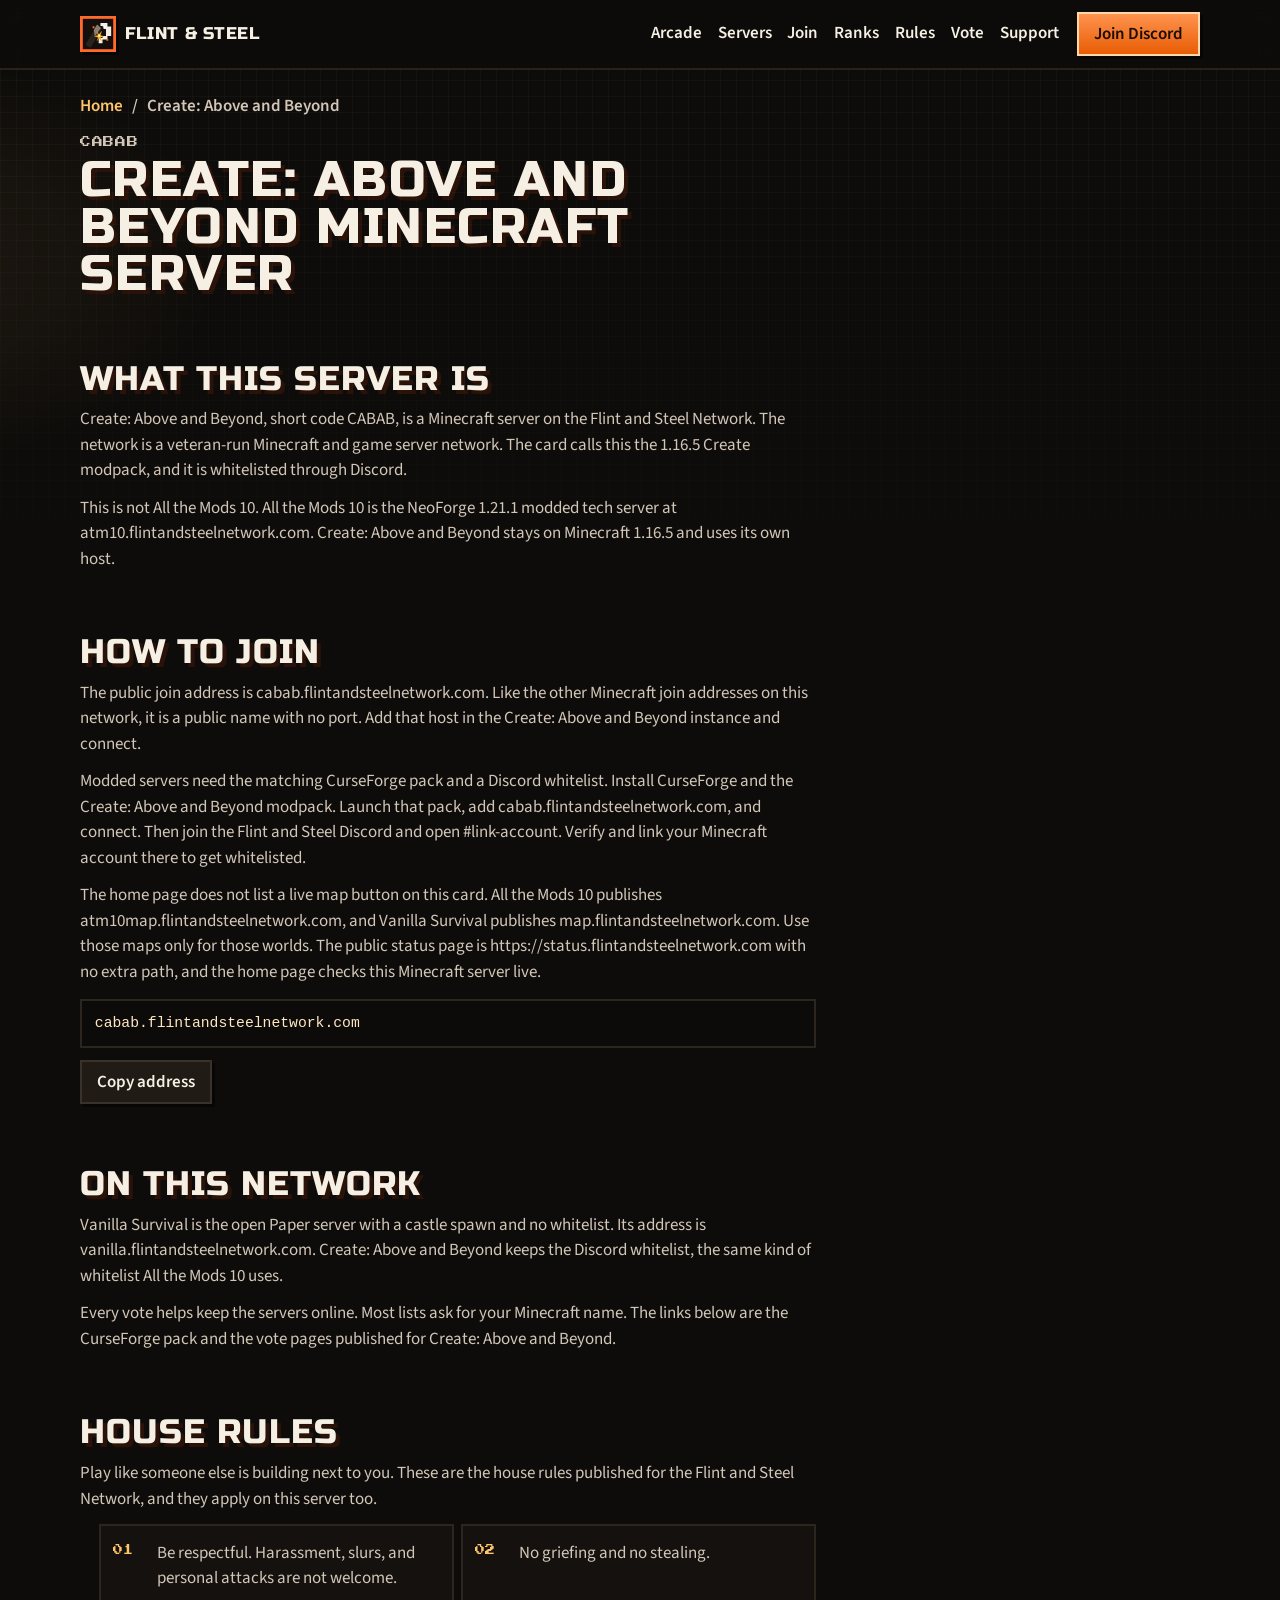
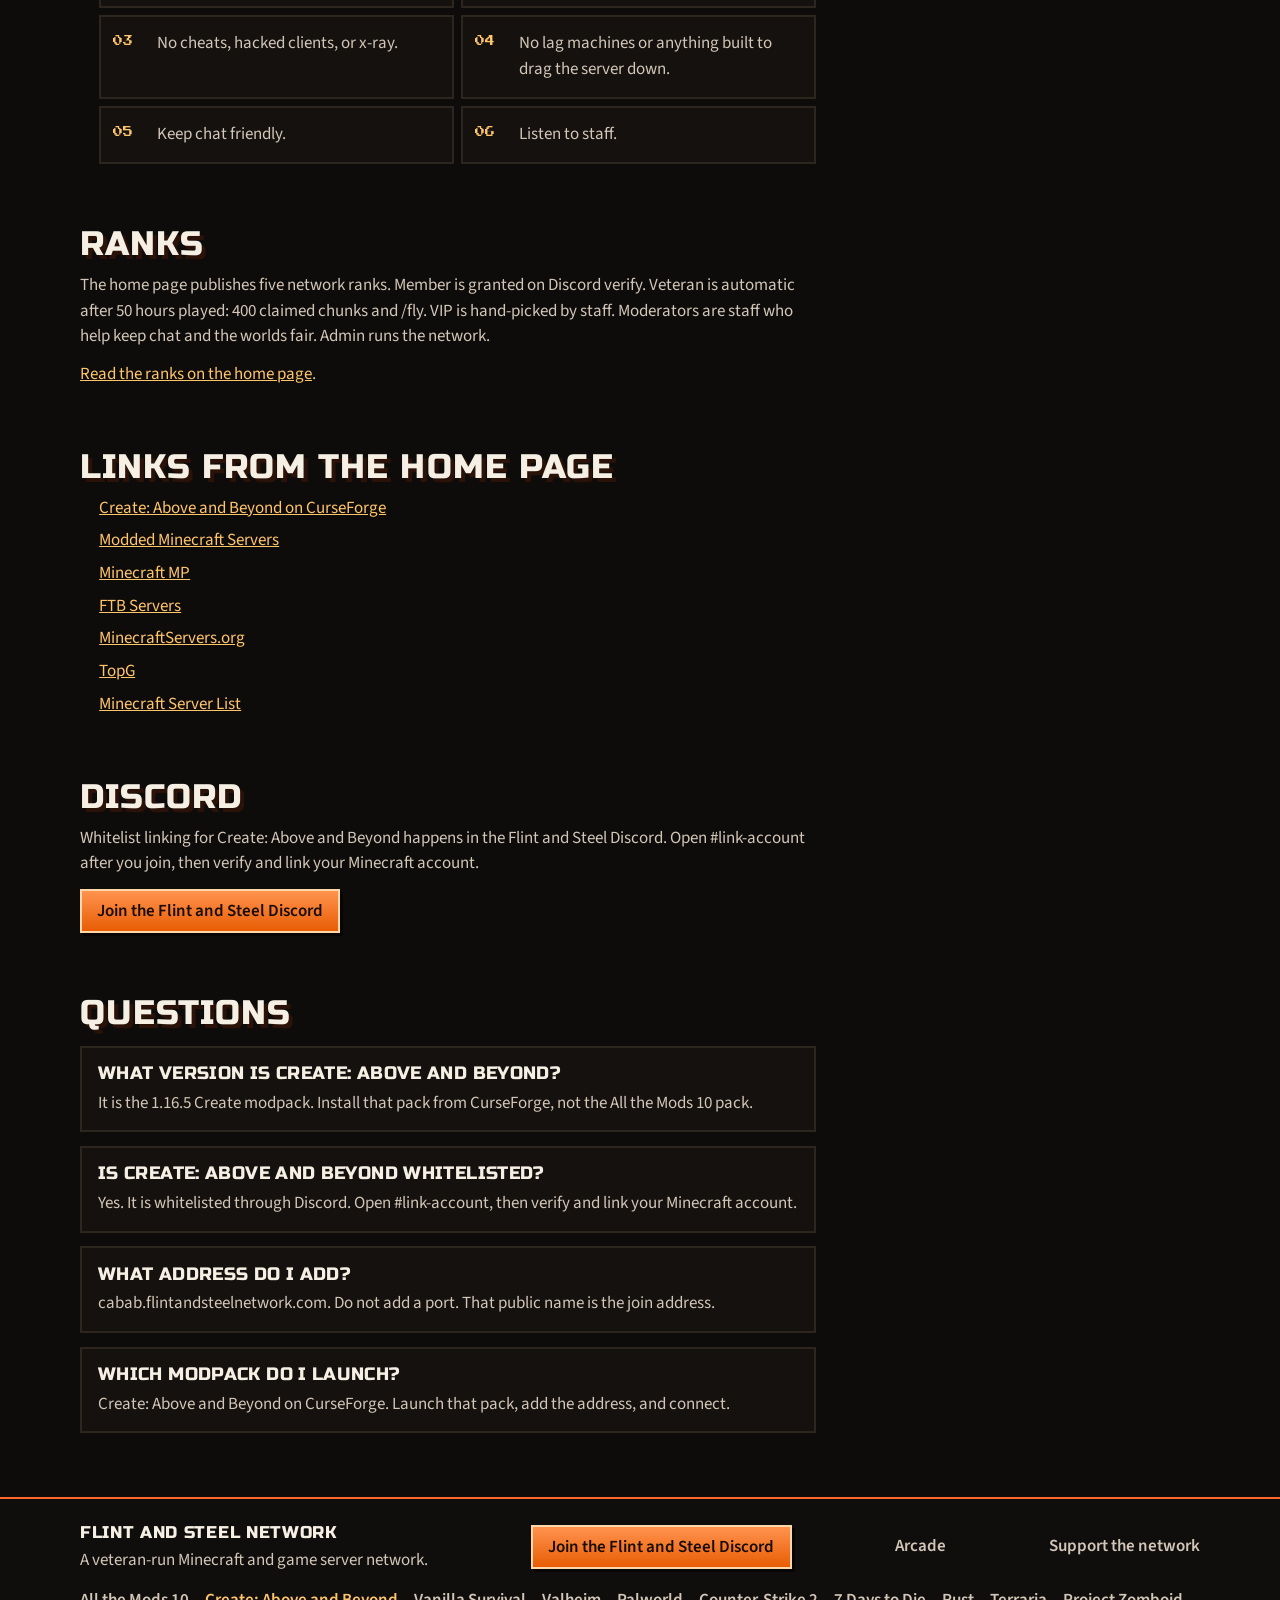
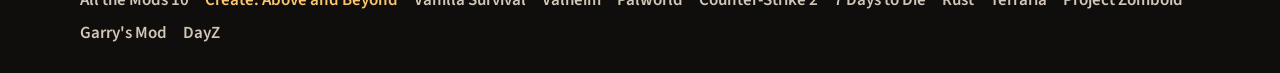
<file: create-above-and-beyond/index.html>
<!DOCTYPE html>
<html lang="en">
<head>
  <meta charset="utf-8">
  <meta name="viewport" content="width=device-width, initial-scale=1">
  <meta name="theme-color" content="#0e0c0a">
  <meta name="color-scheme" content="dark">
  <title>Create: Above and Beyond Minecraft Server | Flint and Steel Network</title>
  <meta name="description" content="Veteran-run Create: Above and Beyond server, the 1.16.5 Create modpack. Discord whitelist. Join at cabab.flintandsteelnetwork.com.">
  <link rel="canonical" href="https://flintandsteelnetwork.com/create-above-and-beyond/">
  <meta property="og:type" content="website">
  <meta property="og:site_name" content="Flint and Steel Network">
  <meta property="og:locale" content="en_US">
  <meta property="og:title" content="Create: Above and Beyond Minecraft Server | Flint and Steel Network">
  <meta property="og:description" content="Veteran-run Create: Above and Beyond server, the 1.16.5 Create modpack. Discord whitelist. Join at cabab.flintandsteelnetwork.com.">
  <meta property="og:url" content="https://flintandsteelnetwork.com/create-above-and-beyond/">
  <meta property="og:image" content="https://flintandsteelnetwork.com/images/og.png">
  <meta property="og:image:secure_url" content="https://flintandsteelnetwork.com/images/og.png">
  <meta property="og:image:type" content="image/png">
  <meta property="og:image:width" content="1200">
  <meta property="og:image:height" content="630">
  <meta property="og:image:alt" content="Flint and Steel Network, a veteran-run Minecraft and game server network">
  <meta name="twitter:card" content="summary_large_image">
  <meta name="twitter:title" content="Create: Above and Beyond Minecraft Server | Flint and Steel Network">
  <meta name="twitter:description" content="Veteran-run Create: Above and Beyond server, the 1.16.5 Create modpack. Discord whitelist. Join at cabab.flintandsteelnetwork.com.">
  <meta name="twitter:image" content="https://flintandsteelnetwork.com/images/og.png">
  <meta name="twitter:image:alt" content="Flint and Steel Network, a veteran-run Minecraft and game server network">
  <meta name="referrer" content="strict-origin-when-cross-origin">
  <meta http-equiv="Content-Security-Policy" content="default-src 'self'; script-src 'self'; style-src 'self'; font-src 'self'; img-src 'self'; connect-src 'self' https://api.mcstatus.io https://status.flintandsteelnetwork.com; base-uri 'none'; object-src 'none'; form-action 'none'">
  <link rel="icon" href="/favicon.ico" sizes="any">
  <link rel="icon" href="/favicon.svg" type="image/svg+xml">
  <link rel="apple-touch-icon" href="/images/apple-touch-icon.png">
  <link rel="manifest" href="/site.webmanifest">
  <link rel="stylesheet" href="/css/site.css">
  <script type="application/ld+json">
  {
    "@context": "https://schema.org",
    "@graph": [
      {
        "@type": "BreadcrumbList",
        "itemListElement": [
          {
            "@type": "ListItem",
            "position": 1,
            "name": "Home",
            "item": "https://flintandsteelnetwork.com/"
          },
          {
            "@type": "ListItem",
            "position": 2,
            "name": "Create: Above and Beyond",
            "item": "https://flintandsteelnetwork.com/create-above-and-beyond/"
          }
        ]
      },
      {
        "@type": "FAQPage",
        "mainEntity": [
          {
            "@type": "Question",
            "name": "What version is Create: Above and Beyond?",
            "acceptedAnswer": {
              "@type": "Answer",
              "text": "It is the 1.16.5 Create modpack. Install that pack from CurseForge, not the All the Mods 10 pack."
            }
          },
          {
            "@type": "Question",
            "name": "Is Create: Above and Beyond whitelisted?",
            "acceptedAnswer": {
              "@type": "Answer",
              "text": "Yes. It is whitelisted through Discord. Open #link-account, then verify and link your Minecraft account."
            }
          },
          {
            "@type": "Question",
            "name": "What address do I add?",
            "acceptedAnswer": {
              "@type": "Answer",
              "text": "cabab.flintandsteelnetwork.com. Do not add a port. That public name is the join address."
            }
          },
          {
            "@type": "Question",
            "name": "Which modpack do I launch?",
            "acceptedAnswer": {
              "@type": "Answer",
              "text": "Create: Above and Beyond on CurseForge. Launch that pack, add the address, and connect."
            }
          }
        ]
      }
    ]
  }
  </script>
</head>
<body>
  <a class="skip" href="#content">Skip to content</a>
  <header class="site-header">
    <div class="wrap header-inner">
      <a class="brand" href="/">
        <img src="/favicon.svg" alt="" width="36" height="36">
        <span class="brand-name brand-name-long">Flint &amp; Steel</span>
        <span class="brand-name brand-name-short">F&amp;S</span>
      </a>
      <nav class="nav-desktop" aria-label="Sections">
        <a class="nav-link" href="/arcade/">Arcade</a>
        <a class="nav-link" href="/#servers">Servers</a>
        <a class="nav-link" href="/#join">Join</a>
        <a class="nav-link" href="/#ranks">Ranks</a>
        <a class="nav-link" href="/#rules">Rules</a>
        <a class="nav-link" href="/#vote">Vote</a>
        <a class="nav-link" href="https://ko-fi.com/flintandsteelnetwork" target="_blank" rel="noopener noreferrer">Support<span class="sr-only"> the network (opens in a new tab)</span></a>
      </nav>
      <a class="btn btn-ember btn-discord" href="https://discord.gg/zWJfDJQcgP" target="_blank" rel="noopener noreferrer">
        <span class="long">Join Discord</span>
        <span class="short">Discord</span>
        <span class="sr-only"> (opens in a new tab)</span>
      </a>
      <button type="button" class="btn btn-steel nav-toggle" aria-expanded="false" aria-controls="mobile-nav">Menu</button>
      <nav id="mobile-nav" class="nav-mobile" hidden aria-label="Sections">
        <a class="nav-link" href="/arcade/">Arcade</a>
        <a class="nav-link" href="/#servers">Servers</a>
        <a class="nav-link" href="/#join">Join</a>
        <a class="nav-link" href="/#ranks">Ranks</a>
        <a class="nav-link" href="/#rules">Rules</a>
        <a class="nav-link" href="/#vote">Vote</a>
        <a class="nav-link" href="https://ko-fi.com/flintandsteelnetwork" target="_blank" rel="noopener noreferrer">Support<span class="sr-only"> the network (opens in a new tab)</span></a>
      </nav>
    </div>
  </header>
  <main id="content" class="wrap">
    <nav class="crumbs" aria-label="Breadcrumb">
      <a href="/">Home</a>
      <span aria-hidden="true">/</span>
      <span>Create: Above and Beyond</span>
    </nav>
    <article class="server-page">
      <p class="kicker">CABAB</p>
      <h1>Create: Above and Beyond Minecraft server</h1>
      <section class="section">
        <h2>What this server is</h2>
        <p>Create: Above and Beyond, short code CABAB, is a Minecraft server on the Flint and Steel Network. The network is a veteran-run Minecraft and game server network. The card calls this the 1.16.5 Create modpack, and it is whitelisted through Discord.</p>
        <p>This is not All the Mods 10. All the Mods 10 is the NeoForge 1.21.1 modded tech server at atm10.flintandsteelnetwork.com. Create: Above and Beyond stays on Minecraft 1.16.5 and uses its own host.</p>
      </section>
      <section class="section">
        <h2>How to join</h2>
        <p>The public join address is cabab.flintandsteelnetwork.com. Like the other Minecraft join addresses on this network, it is a public name with no port. Add that host in the Create: Above and Beyond instance and connect.</p>
        <p>Modded servers need the matching CurseForge pack and a Discord whitelist. Install CurseForge and the Create: Above and Beyond modpack. Launch that pack, add cabab.flintandsteelnetwork.com, and connect. Then join the Flint and Steel Discord and open #link-account. Verify and link your Minecraft account there to get whitelisted.</p>
        <p>The home page does not list a live map button on this card. All the Mods 10 publishes atm10map.flintandsteelnetwork.com, and Vanilla Survival publishes map.flintandsteelnetwork.com. Use those maps only for those worlds. The public status page is https://status.flintandsteelnetwork.com with no extra path, and the home page checks this Minecraft server live.</p>
        <code class="address">cabab.flintandsteelnetwork.com</code>
        <p><button type="button" class="btn btn-steel btn-copy" data-copy="cabab.flintandsteelnetwork.com" data-copy-what="Create: Above and Beyond address">Copy address</button></p>
      </section>
      <section class="section">
        <h2>On this network</h2>
        <p>Vanilla Survival is the open Paper server with a castle spawn and no whitelist. Its address is vanilla.flintandsteelnetwork.com. Create: Above and Beyond keeps the Discord whitelist, the same kind of whitelist All the Mods 10 uses.</p>
        <p>Every vote helps keep the servers online. Most lists ask for your Minecraft name. The links below are the CurseForge pack and the vote pages published for Create: Above and Beyond.</p>
      </section>
      <section class="section">
        <h2>House rules</h2>
        <p>Play like someone else is building next to you. These are the house rules published for the Flint and Steel Network, and they apply on this server too.</p>
        <ol class="rules">
            <li>Be respectful. Harassment, slurs, and personal attacks are not welcome.</li>
            <li>No griefing and no stealing.</li>
            <li>No cheats, hacked clients, or x-ray.</li>
            <li>No lag machines or anything built to drag the server down.</li>
            <li>Keep chat friendly.</li>
            <li>Listen to staff.</li>
        </ol>
      </section>
      <section class="section">
        <h2>Ranks</h2>
        <p>The home page publishes five network ranks. Member is granted on Discord verify. Veteran is automatic after 50 hours played: 400 claimed chunks and /fly. VIP is hand-picked by staff. Moderators are staff who help keep chat and the worlds fair. Admin runs the network.</p>
        <p><a href="/#ranks">Read the ranks on the home page</a>.</p>
      </section>
      <section class="section">
        <h2>Links from the home page</h2>
        <ul class="pack-links">
          <li><a href="https://www.curseforge.com/minecraft/modpacks/create-above-and-beyond" target="_blank" rel="noopener noreferrer">Create: Above and Beyond on CurseForge<span class="sr-only"> (opens in a new tab)</span></a></li>
          <li><a href="https://moddedminecraftservers.com/server/flint-and-steel-network-create-above-and-beyond.61131/#vote" target="_blank" rel="noopener noreferrer">Modded Minecraft Servers<span class="sr-only"> (opens in a new tab)</span></a></li>
          <li><a href="https://minecraft-mp.com/server/367005/vote/" target="_blank" rel="noopener noreferrer">Minecraft MP<span class="sr-only"> (opens in a new tab)</span></a></li>
          <li><a href="https://ftbservers.com/server/ZPZZRyCm/vote" target="_blank" rel="noopener noreferrer">FTB Servers<span class="sr-only"> (opens in a new tab)</span></a></li>
          <li><a href="https://minecraftservers.org/vote/696286" target="_blank" rel="noopener noreferrer">MinecraftServers.org<span class="sr-only"> (opens in a new tab)</span></a></li>
          <li><a href="https://topg.org/minecraft-servers/server-688623#vote" target="_blank" rel="noopener noreferrer">TopG<span class="sr-only"> (opens in a new tab)</span></a></li>
          <li><a href="https://minecraft-server-list.com/server/525042/vote/" target="_blank" rel="noopener noreferrer">Minecraft Server List<span class="sr-only"> (opens in a new tab)</span></a></li>
        </ul>
      </section>
      <section class="section">
        <h2>Discord</h2>
        <p>Whitelist linking for Create: Above and Beyond happens in the Flint and Steel Discord. Open #link-account after you join, then verify and link your Minecraft account.</p>
        <p><a class="btn btn-ember" href="https://discord.gg/zWJfDJQcgP" target="_blank" rel="noopener noreferrer">Join the Flint and Steel Discord<span class="sr-only"> (opens in a new tab)</span></a></p>
      </section>
      <section class="section" id="faq">
        <h2>Questions</h2>
        <div class="faq">
          <article>
            <h3>What version is Create: Above and Beyond?</h3>
            <p>It is the 1.16.5 Create modpack. Install that pack from CurseForge, not the All the Mods 10 pack.</p>
          </article>
          <article>
            <h3>Is Create: Above and Beyond whitelisted?</h3>
            <p>Yes. It is whitelisted through Discord. Open #link-account, then verify and link your Minecraft account.</p>
          </article>
          <article>
            <h3>What address do I add?</h3>
            <p>cabab.flintandsteelnetwork.com. Do not add a port. That public name is the join address.</p>
          </article>
          <article>
            <h3>Which modpack do I launch?</h3>
            <p>Create: Above and Beyond on CurseForge. Launch that pack, add the address, and connect.</p>
          </article>
        </div>
      </section>
    </article>
  </main>
  <footer class="site-footer">
    <div class="wrap footer-inner">
      <div class="footer-id">
        <p class="footer-brand">Flint and Steel Network</p>
        <p class="footer-about">A veteran-run Minecraft and game server network.</p>
      </div>
      <a class="btn btn-ember" href="https://discord.gg/zWJfDJQcgP" target="_blank" rel="noopener noreferrer">Join the Flint and Steel Discord<span class="sr-only"> (opens in a new tab)</span></a>
      <a class="footer-support" href="/arcade/">Arcade</a>
      <a class="footer-support" href="https://ko-fi.com/flintandsteelnetwork" target="_blank" rel="noopener noreferrer">Support the network<span class="sr-only"> (opens in a new tab)</span></a>
      <nav class="footer-servers" aria-label="Servers">
        <a href="/atm10/">All the Mods 10</a>
        <a href="/create-above-and-beyond/" aria-current="page">Create: Above and Beyond</a>
        <a href="/vanilla/">Vanilla Survival</a>
        <a href="/valheim/">Valheim</a>
        <a href="/palworld/">Palworld</a>
        <a href="/cs2/">Counter-Strike 2</a>
        <a href="/7-days-to-die/">7 Days to Die</a>
        <a href="/rust/">Rust</a>
        <a href="/terraria/">Terraria</a>
        <a href="/zomboid/">Project Zomboid</a>
        <a href="/gmod/">Garry's Mod</a>
        <a href="/dayz/">DayZ</a>
      </nav>
    </div>
  </footer>
  <script src="/js/site.js" defer></script>
</body>
</html>
</file>
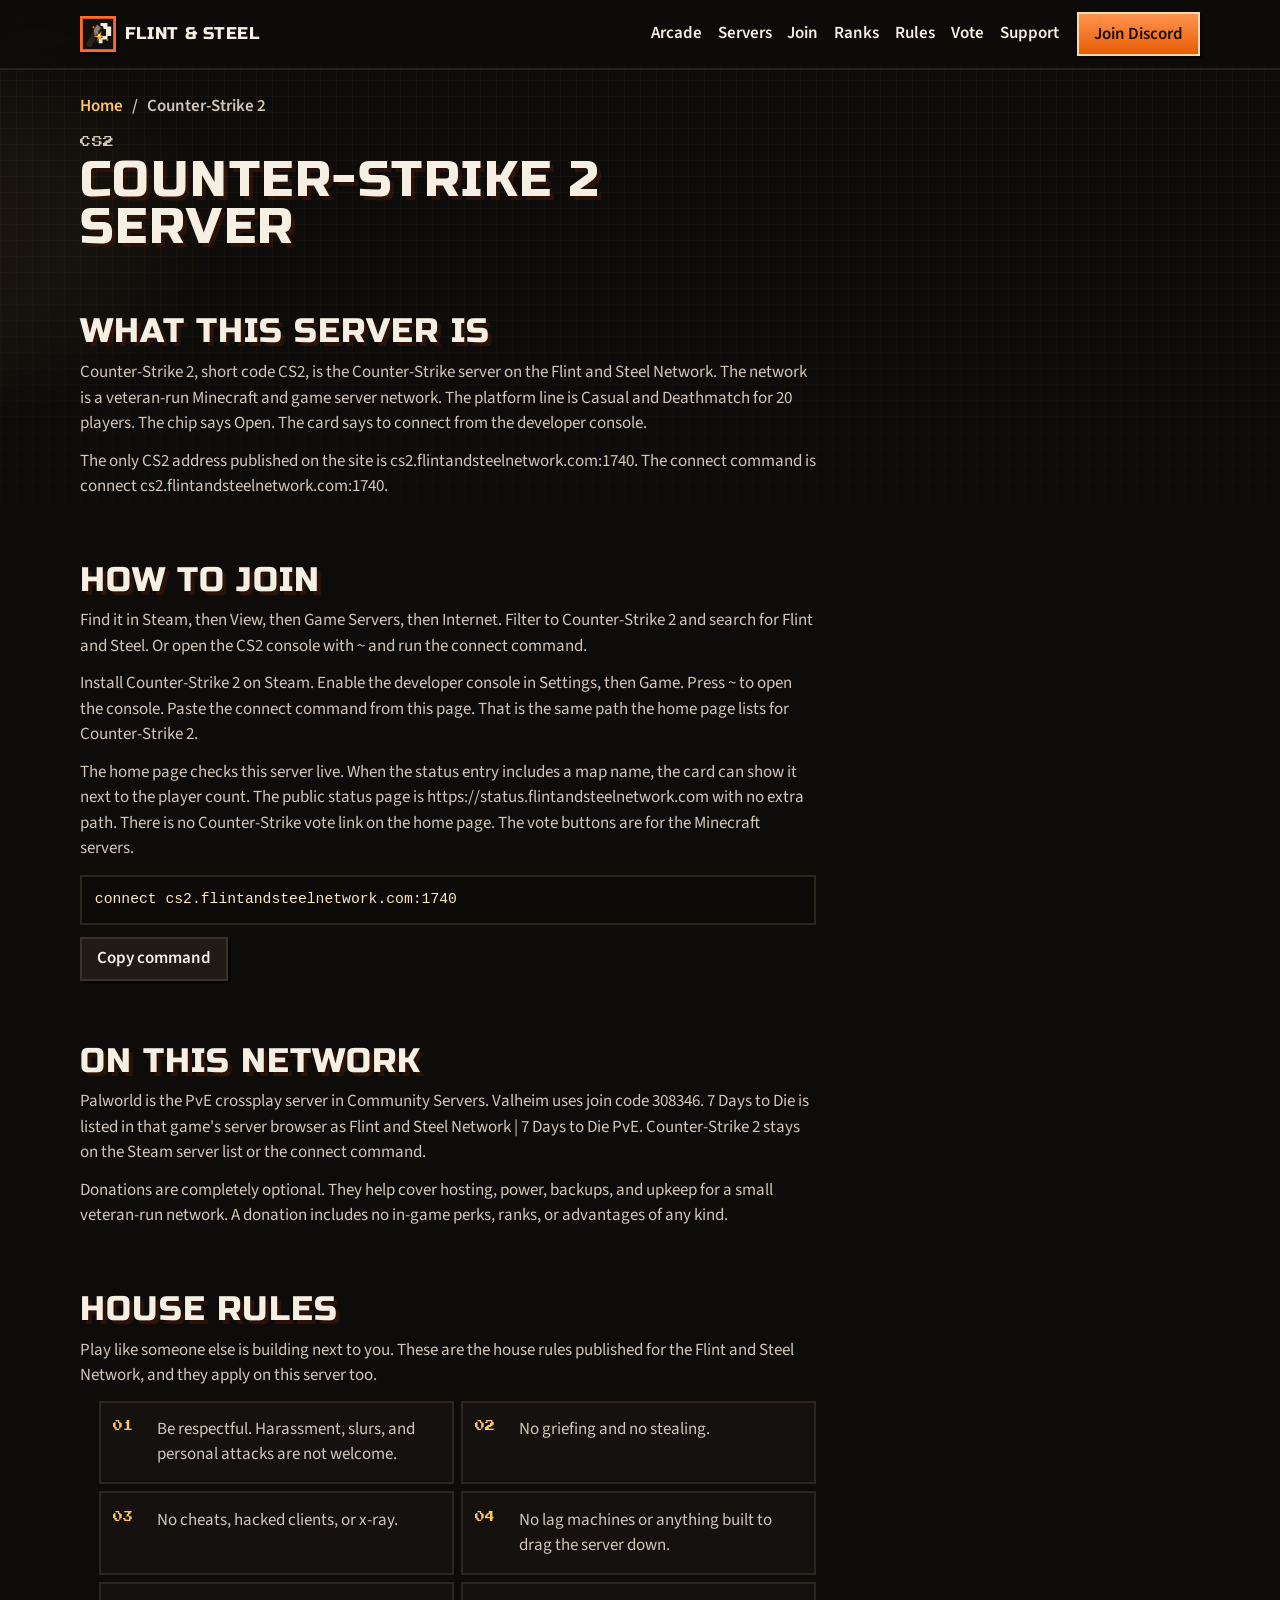
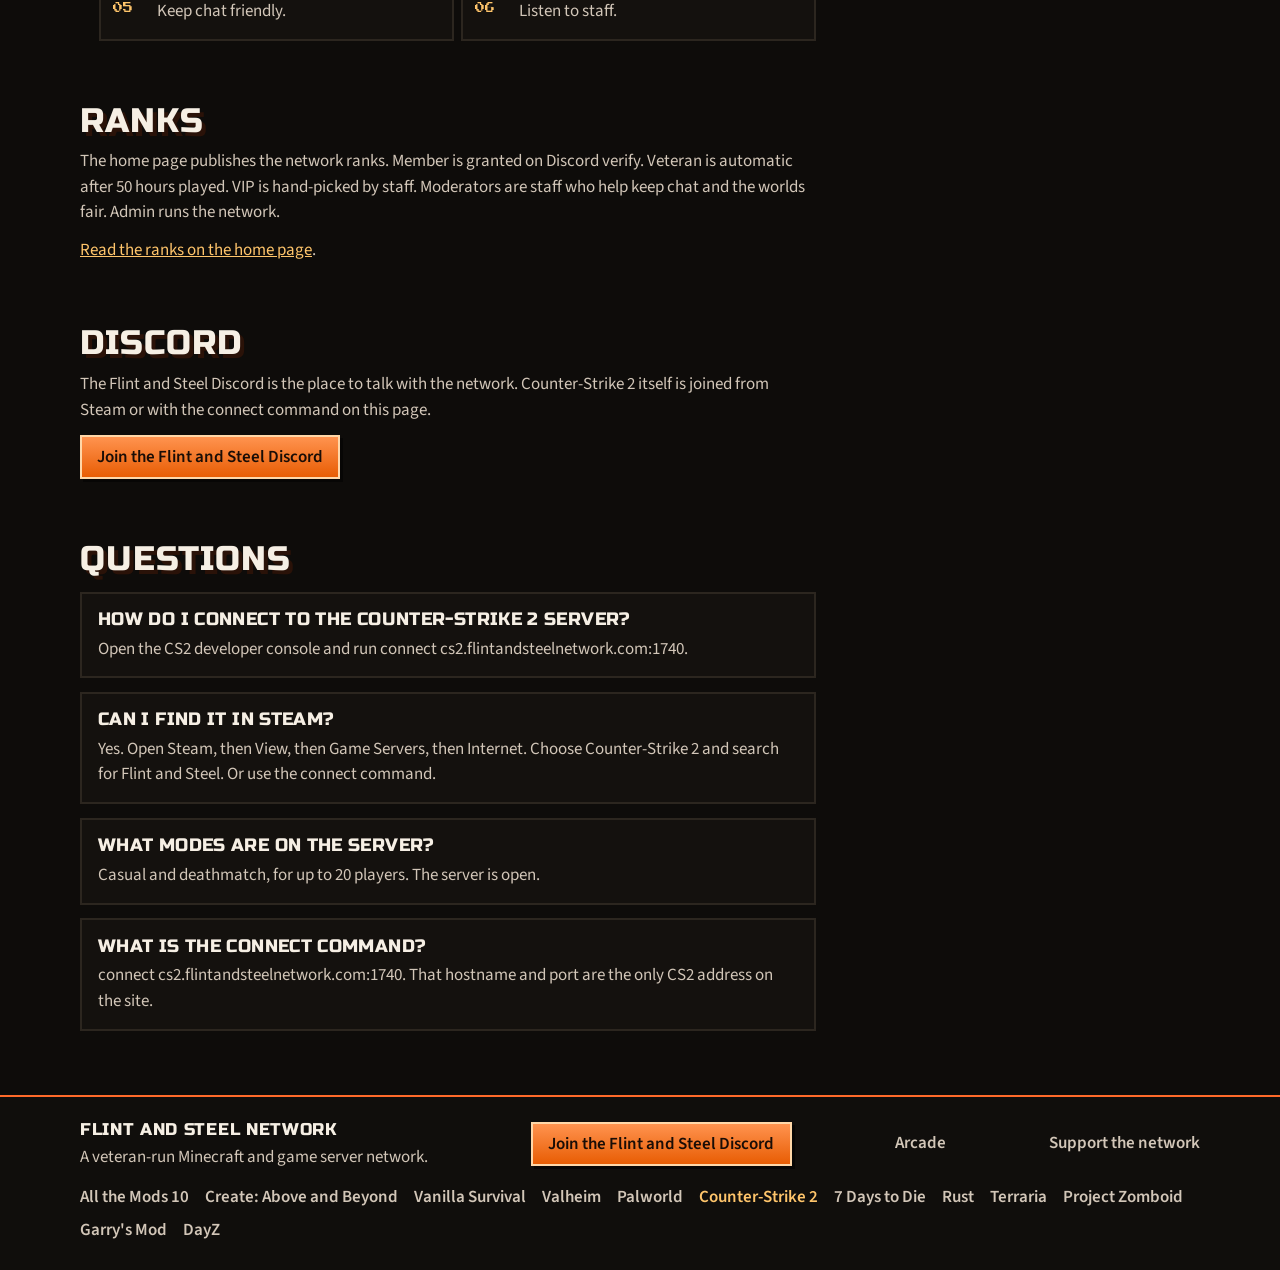
<file: cs2/index.html>
<!DOCTYPE html>
<html lang="en">
<head>
  <meta charset="utf-8">
  <meta name="viewport" content="width=device-width, initial-scale=1">
  <meta name="theme-color" content="#0e0c0a">
  <meta name="color-scheme" content="dark">
  <title>Counter-Strike 2 Server | Flint and Steel Network</title>
  <meta name="description" content="Veteran-run Counter-Strike 2 server for casual and deathmatch, up to 20 players. Connect with connect cs2.flintandsteelnetwork.com:1740 or search Flint and Steel in Steam.">
  <link rel="canonical" href="https://flintandsteelnetwork.com/cs2/">
  <meta property="og:type" content="website">
  <meta property="og:site_name" content="Flint and Steel Network">
  <meta property="og:locale" content="en_US">
  <meta property="og:title" content="Counter-Strike 2 Server | Flint and Steel Network">
  <meta property="og:description" content="Veteran-run Counter-Strike 2 server for casual and deathmatch, up to 20 players. Connect with connect cs2.flintandsteelnetwork.com:1740 or search Flint and Steel in Steam.">
  <meta property="og:url" content="https://flintandsteelnetwork.com/cs2/">
  <meta property="og:image" content="https://flintandsteelnetwork.com/images/og.png">
  <meta property="og:image:secure_url" content="https://flintandsteelnetwork.com/images/og.png">
  <meta property="og:image:type" content="image/png">
  <meta property="og:image:width" content="1200">
  <meta property="og:image:height" content="630">
  <meta property="og:image:alt" content="Flint and Steel Network, a veteran-run Minecraft and game server network">
  <meta name="twitter:card" content="summary_large_image">
  <meta name="twitter:title" content="Counter-Strike 2 Server | Flint and Steel Network">
  <meta name="twitter:description" content="Veteran-run Counter-Strike 2 server for casual and deathmatch, up to 20 players. Connect with connect cs2.flintandsteelnetwork.com:1740 or search Flint and Steel in Steam.">
  <meta name="twitter:image" content="https://flintandsteelnetwork.com/images/og.png">
  <meta name="twitter:image:alt" content="Flint and Steel Network, a veteran-run Minecraft and game server network">
  <meta name="referrer" content="strict-origin-when-cross-origin">
  <meta http-equiv="Content-Security-Policy" content="default-src 'self'; script-src 'self'; style-src 'self'; font-src 'self'; img-src 'self'; connect-src 'self' https://api.mcstatus.io https://status.flintandsteelnetwork.com; base-uri 'none'; object-src 'none'; form-action 'none'">
  <link rel="icon" href="/favicon.ico" sizes="any">
  <link rel="icon" href="/favicon.svg" type="image/svg+xml">
  <link rel="apple-touch-icon" href="/images/apple-touch-icon.png">
  <link rel="manifest" href="/site.webmanifest">
  <link rel="stylesheet" href="/css/site.css">
  <script type="application/ld+json">
  {
    "@context": "https://schema.org",
    "@graph": [
      {
        "@type": "BreadcrumbList",
        "itemListElement": [
          {
            "@type": "ListItem",
            "position": 1,
            "name": "Home",
            "item": "https://flintandsteelnetwork.com/"
          },
          {
            "@type": "ListItem",
            "position": 2,
            "name": "Counter-Strike 2",
            "item": "https://flintandsteelnetwork.com/cs2/"
          }
        ]
      },
      {
        "@type": "FAQPage",
        "mainEntity": [
          {
            "@type": "Question",
            "name": "How do I connect to the Counter-Strike 2 server?",
            "acceptedAnswer": {
              "@type": "Answer",
              "text": "Open the CS2 developer console and run connect cs2.flintandsteelnetwork.com:1740."
            }
          },
          {
            "@type": "Question",
            "name": "Can I find it in Steam?",
            "acceptedAnswer": {
              "@type": "Answer",
              "text": "Yes. Open Steam, then View, then Game Servers, then Internet. Choose Counter-Strike 2 and search for Flint and Steel. Or use the connect command."
            }
          },
          {
            "@type": "Question",
            "name": "What modes are on the server?",
            "acceptedAnswer": {
              "@type": "Answer",
              "text": "Casual and deathmatch, for up to 20 players. The server is open."
            }
          },
          {
            "@type": "Question",
            "name": "What is the connect command?",
            "acceptedAnswer": {
              "@type": "Answer",
              "text": "connect cs2.flintandsteelnetwork.com:1740. That hostname and port are the only CS2 address on the site."
            }
          }
        ]
      }
    ]
  }
  </script>
</head>
<body>
  <a class="skip" href="#content">Skip to content</a>
  <header class="site-header">
    <div class="wrap header-inner">
      <a class="brand" href="/">
        <img src="/favicon.svg" alt="" width="36" height="36">
        <span class="brand-name brand-name-long">Flint &amp; Steel</span>
        <span class="brand-name brand-name-short">F&amp;S</span>
      </a>
      <nav class="nav-desktop" aria-label="Sections">
        <a class="nav-link" href="/arcade/">Arcade</a>
        <a class="nav-link" href="/#servers">Servers</a>
        <a class="nav-link" href="/#join">Join</a>
        <a class="nav-link" href="/#ranks">Ranks</a>
        <a class="nav-link" href="/#rules">Rules</a>
        <a class="nav-link" href="/#vote">Vote</a>
        <a class="nav-link" href="https://ko-fi.com/flintandsteelnetwork" target="_blank" rel="noopener noreferrer">Support<span class="sr-only"> the network (opens in a new tab)</span></a>
      </nav>
      <a class="btn btn-ember btn-discord" href="https://discord.gg/zWJfDJQcgP" target="_blank" rel="noopener noreferrer">
        <span class="long">Join Discord</span>
        <span class="short">Discord</span>
        <span class="sr-only"> (opens in a new tab)</span>
      </a>
      <button type="button" class="btn btn-steel nav-toggle" aria-expanded="false" aria-controls="mobile-nav">Menu</button>
      <nav id="mobile-nav" class="nav-mobile" hidden aria-label="Sections">
        <a class="nav-link" href="/arcade/">Arcade</a>
        <a class="nav-link" href="/#servers">Servers</a>
        <a class="nav-link" href="/#join">Join</a>
        <a class="nav-link" href="/#ranks">Ranks</a>
        <a class="nav-link" href="/#rules">Rules</a>
        <a class="nav-link" href="/#vote">Vote</a>
        <a class="nav-link" href="https://ko-fi.com/flintandsteelnetwork" target="_blank" rel="noopener noreferrer">Support<span class="sr-only"> the network (opens in a new tab)</span></a>
      </nav>
    </div>
  </header>
  <main id="content" class="wrap">
    <nav class="crumbs" aria-label="Breadcrumb">
      <a href="/">Home</a>
      <span aria-hidden="true">/</span>
      <span>Counter-Strike 2</span>
    </nav>
    <article class="server-page">
      <p class="kicker">CS2</p>
      <h1>Counter-Strike 2 server</h1>
      <section class="section">
        <h2>What this server is</h2>
        <p>Counter-Strike 2, short code CS2, is the Counter-Strike server on the Flint and Steel Network. The network is a veteran-run Minecraft and game server network. The platform line is Casual and Deathmatch for 20 players. The chip says Open. The card says to connect from the developer console.</p>
        <p>The only CS2 address published on the site is cs2.flintandsteelnetwork.com:1740. The connect command is connect cs2.flintandsteelnetwork.com:1740.</p>
      </section>
      <section class="section">
        <h2>How to join</h2>
        <p>Find it in Steam, then View, then Game Servers, then Internet. Filter to Counter-Strike 2 and search for Flint and Steel. Or open the CS2 console with ~ and run the connect command.</p>
        <p>Install Counter-Strike 2 on Steam. Enable the developer console in Settings, then Game. Press ~ to open the console. Paste the connect command from this page. That is the same path the home page lists for Counter-Strike 2.</p>
        <p>The home page checks this server live. When the status entry includes a map name, the card can show it next to the player count. The public status page is https://status.flintandsteelnetwork.com with no extra path. There is no Counter-Strike vote link on the home page. The vote buttons are for the Minecraft servers.</p>
        <code class="address">connect cs2.flintandsteelnetwork.com:1740</code>
        <p><button type="button" class="btn btn-steel btn-copy" data-copy="connect cs2.flintandsteelnetwork.com:1740" data-copy-what="Counter-Strike 2 connect command">Copy command</button></p>
      </section>
      <section class="section">
        <h2>On this network</h2>
        <p>Palworld is the PvE crossplay server in Community Servers. Valheim uses join code 308346. 7 Days to Die is listed in that game's server browser as Flint and Steel Network | 7 Days to Die PvE. Counter-Strike 2 stays on the Steam server list or the connect command.</p>
        <p>Donations are completely optional. They help cover hosting, power, backups, and upkeep for a small veteran-run network. A donation includes no in-game perks, ranks, or advantages of any kind.</p>
      </section>
      <section class="section">
        <h2>House rules</h2>
        <p>Play like someone else is building next to you. These are the house rules published for the Flint and Steel Network, and they apply on this server too.</p>
        <ol class="rules">
            <li>Be respectful. Harassment, slurs, and personal attacks are not welcome.</li>
            <li>No griefing and no stealing.</li>
            <li>No cheats, hacked clients, or x-ray.</li>
            <li>No lag machines or anything built to drag the server down.</li>
            <li>Keep chat friendly.</li>
            <li>Listen to staff.</li>
        </ol>
      </section>
      <section class="section">
        <h2>Ranks</h2>
        <p>The home page publishes the network ranks. Member is granted on Discord verify. Veteran is automatic after 50 hours played. VIP is hand-picked by staff. Moderators are staff who help keep chat and the worlds fair. Admin runs the network.</p>
        <p><a href="/#ranks">Read the ranks on the home page</a>.</p>
      </section>
      <section class="section">
        <h2>Discord</h2>
        <p>The Flint and Steel Discord is the place to talk with the network. Counter-Strike 2 itself is joined from Steam or with the connect command on this page.</p>
        <p><a class="btn btn-ember" href="https://discord.gg/zWJfDJQcgP" target="_blank" rel="noopener noreferrer">Join the Flint and Steel Discord<span class="sr-only"> (opens in a new tab)</span></a></p>
      </section>
      <section class="section" id="faq">
        <h2>Questions</h2>
        <div class="faq">
          <article>
            <h3>How do I connect to the Counter-Strike 2 server?</h3>
            <p>Open the CS2 developer console and run connect cs2.flintandsteelnetwork.com:1740.</p>
          </article>
          <article>
            <h3>Can I find it in Steam?</h3>
            <p>Yes. Open Steam, then View, then Game Servers, then Internet. Choose Counter-Strike 2 and search for Flint and Steel. Or use the connect command.</p>
          </article>
          <article>
            <h3>What modes are on the server?</h3>
            <p>Casual and deathmatch, for up to 20 players. The server is open.</p>
          </article>
          <article>
            <h3>What is the connect command?</h3>
            <p>connect cs2.flintandsteelnetwork.com:1740. That hostname and port are the only CS2 address on the site.</p>
          </article>
        </div>
      </section>
    </article>
  </main>
  <footer class="site-footer">
    <div class="wrap footer-inner">
      <div class="footer-id">
        <p class="footer-brand">Flint and Steel Network</p>
        <p class="footer-about">A veteran-run Minecraft and game server network.</p>
      </div>
      <a class="btn btn-ember" href="https://discord.gg/zWJfDJQcgP" target="_blank" rel="noopener noreferrer">Join the Flint and Steel Discord<span class="sr-only"> (opens in a new tab)</span></a>
      <a class="footer-support" href="/arcade/">Arcade</a>
      <a class="footer-support" href="https://ko-fi.com/flintandsteelnetwork" target="_blank" rel="noopener noreferrer">Support the network<span class="sr-only"> (opens in a new tab)</span></a>
      <nav class="footer-servers" aria-label="Servers">
        <a href="/atm10/">All the Mods 10</a>
        <a href="/create-above-and-beyond/">Create: Above and Beyond</a>
        <a href="/vanilla/">Vanilla Survival</a>
        <a href="/valheim/">Valheim</a>
        <a href="/palworld/">Palworld</a>
        <a href="/cs2/" aria-current="page">Counter-Strike 2</a>
        <a href="/7-days-to-die/">7 Days to Die</a>
        <a href="/rust/">Rust</a>
        <a href="/terraria/">Terraria</a>
        <a href="/zomboid/">Project Zomboid</a>
        <a href="/gmod/">Garry's Mod</a>
        <a href="/dayz/">DayZ</a>
      </nav>
    </div>
  </footer>
  <script src="/js/site.js" defer></script>
</body>
</html>
</file>
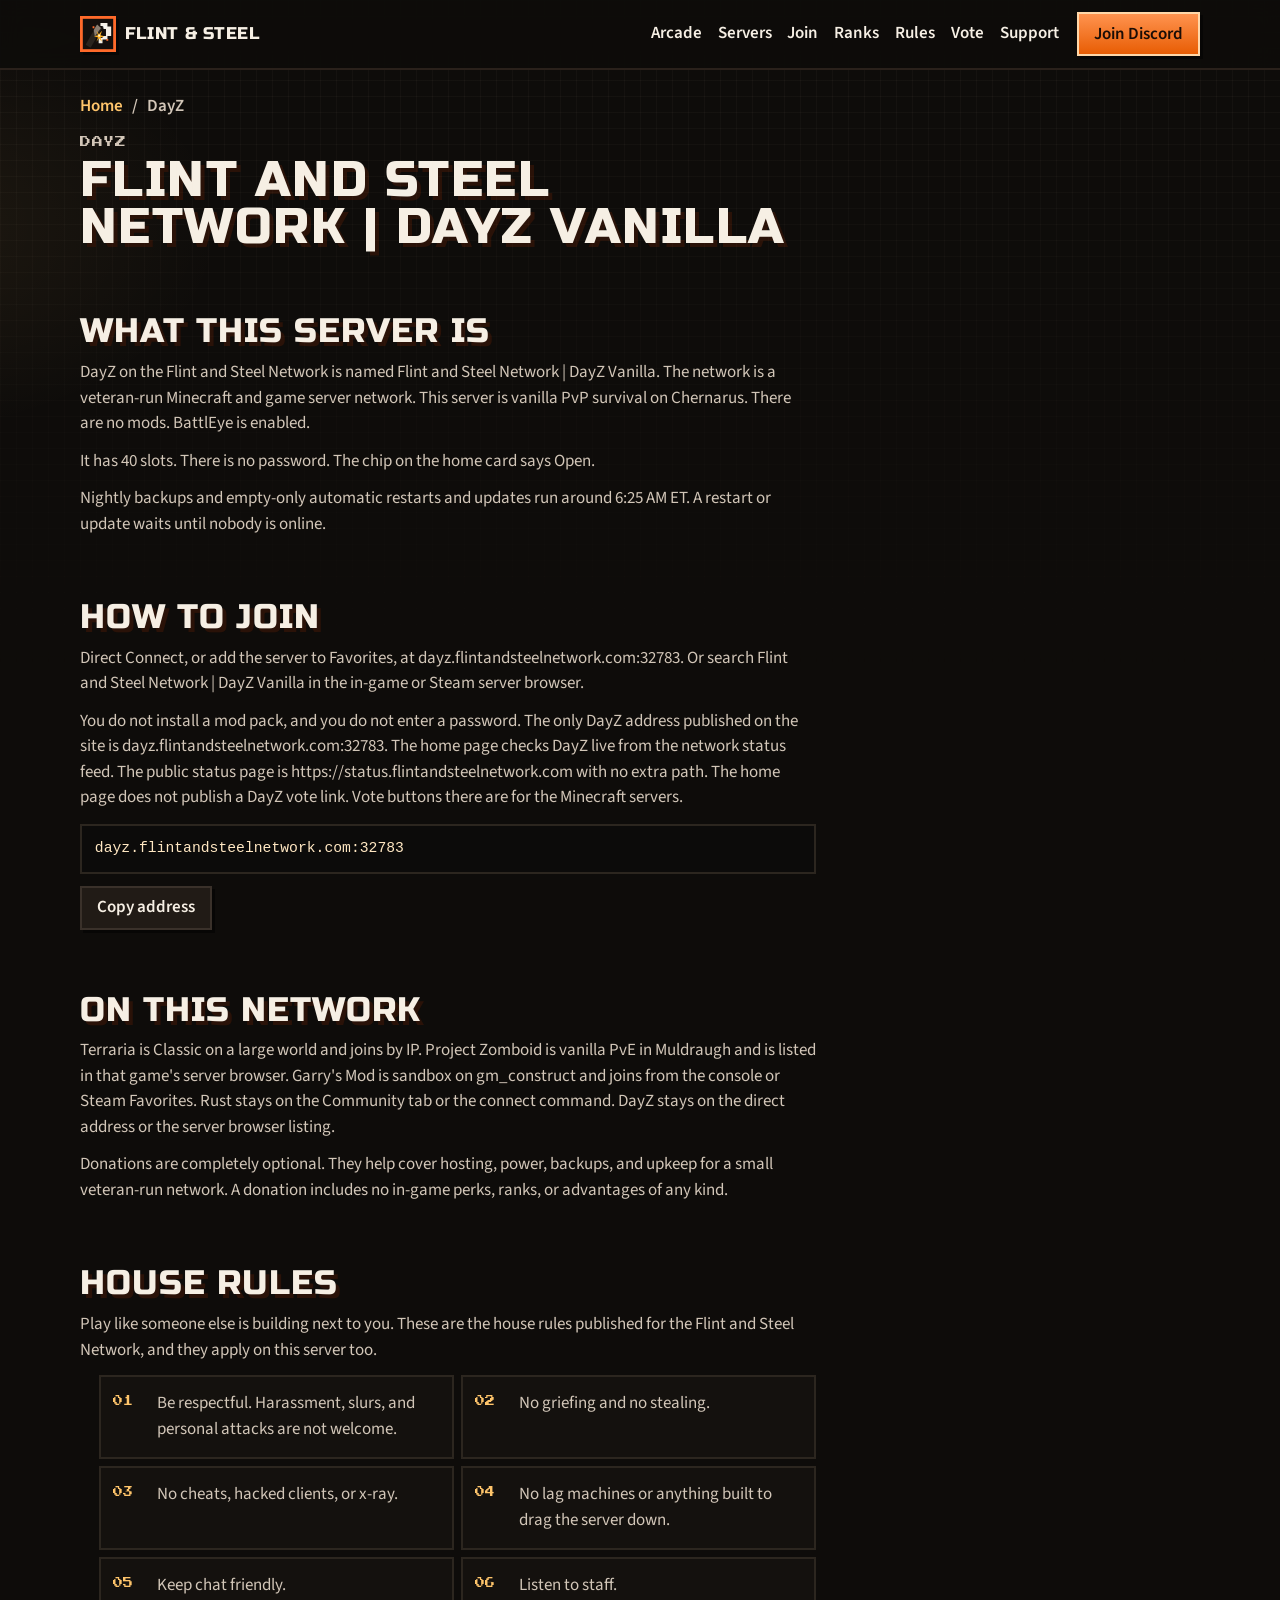
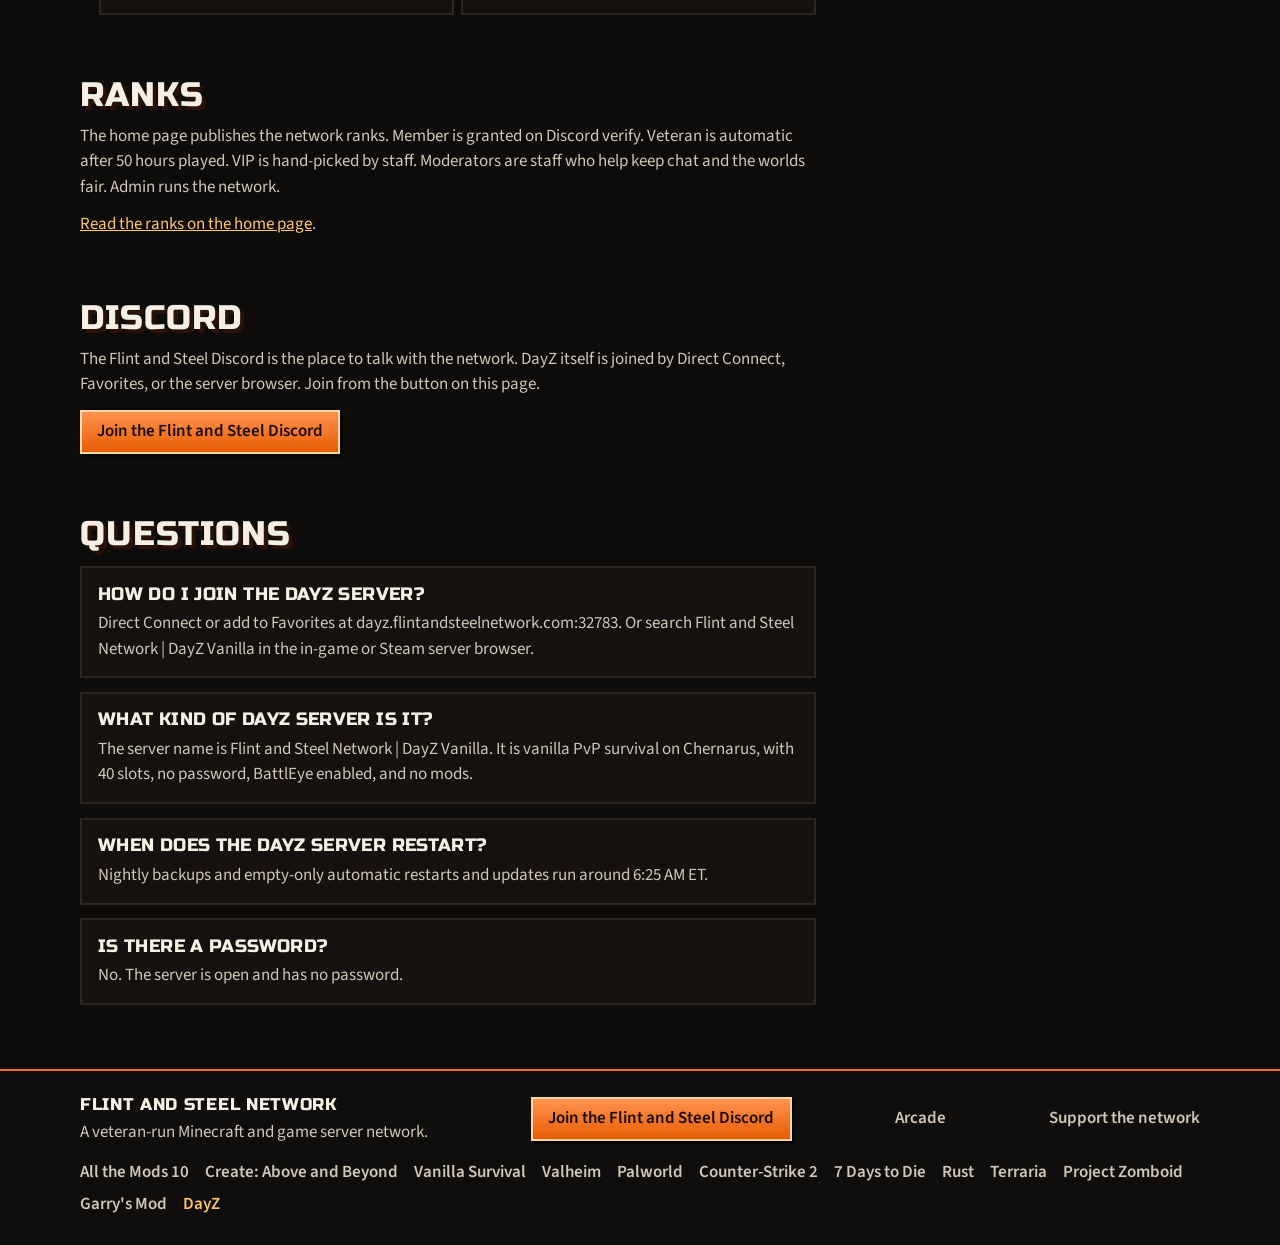
<file: dayz/index.html>
<!DOCTYPE html>
<html lang="en">
<head>
  <meta charset="utf-8">
  <meta name="viewport" content="width=device-width, initial-scale=1">
  <meta name="theme-color" content="#0e0c0a">
  <meta name="color-scheme" content="dark">
  <title>DayZ Vanilla Server | Flint and Steel Network</title>
  <meta name="description" content="Veteran-run DayZ server, Flint and Steel Network | DayZ Vanilla. Vanilla PvP on Chernarus, 40 slots, no password, BattlEye on, no mods. Direct connect on port 32783.">
  <link rel="canonical" href="https://flintandsteelnetwork.com/dayz/">
  <meta property="og:type" content="website">
  <meta property="og:site_name" content="Flint and Steel Network">
  <meta property="og:locale" content="en_US">
  <meta property="og:title" content="DayZ Vanilla Server | Flint and Steel Network">
  <meta property="og:description" content="Veteran-run DayZ server, Flint and Steel Network | DayZ Vanilla. Vanilla PvP on Chernarus, 40 slots, no password, BattlEye on, no mods. Direct connect on port 32783.">
  <meta property="og:url" content="https://flintandsteelnetwork.com/dayz/">
  <meta property="og:image" content="https://flintandsteelnetwork.com/images/og.png">
  <meta property="og:image:secure_url" content="https://flintandsteelnetwork.com/images/og.png">
  <meta property="og:image:type" content="image/png">
  <meta property="og:image:width" content="1200">
  <meta property="og:image:height" content="630">
  <meta property="og:image:alt" content="Flint and Steel Network, a veteran-run Minecraft and game server network">
  <meta name="twitter:card" content="summary_large_image">
  <meta name="twitter:title" content="DayZ Vanilla Server | Flint and Steel Network">
  <meta name="twitter:description" content="Veteran-run DayZ server, Flint and Steel Network | DayZ Vanilla. Vanilla PvP on Chernarus, 40 slots, no password, BattlEye on, no mods. Direct connect on port 32783.">
  <meta name="twitter:image" content="https://flintandsteelnetwork.com/images/og.png">
  <meta name="twitter:image:alt" content="Flint and Steel Network, a veteran-run Minecraft and game server network">
  <meta name="referrer" content="strict-origin-when-cross-origin">
  <meta http-equiv="Content-Security-Policy" content="default-src 'self'; script-src 'self'; style-src 'self'; font-src 'self'; img-src 'self'; connect-src 'self' https://api.mcstatus.io https://status.flintandsteelnetwork.com; base-uri 'none'; object-src 'none'; form-action 'none'">
  <link rel="icon" href="/favicon.ico" sizes="any">
  <link rel="icon" href="/favicon.svg" type="image/svg+xml">
  <link rel="apple-touch-icon" href="/images/apple-touch-icon.png">
  <link rel="manifest" href="/site.webmanifest">
  <link rel="stylesheet" href="/css/site.css">
  <script type="application/ld+json">
  {
    "@context": "https://schema.org",
    "@graph": [
      {
        "@type": "BreadcrumbList",
        "itemListElement": [
          {
            "@type": "ListItem",
            "position": 1,
            "name": "Home",
            "item": "https://flintandsteelnetwork.com/"
          },
          {
            "@type": "ListItem",
            "position": 2,
            "name": "DayZ",
            "item": "https://flintandsteelnetwork.com/dayz/"
          }
        ]
      },
      {
        "@type": "FAQPage",
        "mainEntity": [
          {
            "@type": "Question",
            "name": "How do I join the DayZ server?",
            "acceptedAnswer": {
              "@type": "Answer",
              "text": "Direct Connect or add to Favorites at dayz.flintandsteelnetwork.com:32783. Or search Flint and Steel Network | DayZ Vanilla in the in-game or Steam server browser."
            }
          },
          {
            "@type": "Question",
            "name": "What kind of DayZ server is it?",
            "acceptedAnswer": {
              "@type": "Answer",
              "text": "The server name is Flint and Steel Network | DayZ Vanilla. It is vanilla PvP survival on Chernarus, with 40 slots, no password, BattlEye enabled, and no mods."
            }
          },
          {
            "@type": "Question",
            "name": "When does the DayZ server restart?",
            "acceptedAnswer": {
              "@type": "Answer",
              "text": "Nightly backups and empty-only automatic restarts and updates run around 6:25 AM ET."
            }
          },
          {
            "@type": "Question",
            "name": "Is there a password?",
            "acceptedAnswer": {
              "@type": "Answer",
              "text": "No. The server is open and has no password."
            }
          }
        ]
      }
    ]
  }
  </script>
</head>
<body>
  <a class="skip" href="#content">Skip to content</a>
  <header class="site-header">
    <div class="wrap header-inner">
      <a class="brand" href="/">
        <img src="/favicon.svg" alt="" width="36" height="36">
        <span class="brand-name brand-name-long">Flint &amp; Steel</span>
        <span class="brand-name brand-name-short">F&amp;S</span>
      </a>
      <nav class="nav-desktop" aria-label="Sections">
        <a class="nav-link" href="/arcade/">Arcade</a>
        <a class="nav-link" href="/#servers">Servers</a>
        <a class="nav-link" href="/#join">Join</a>
        <a class="nav-link" href="/#ranks">Ranks</a>
        <a class="nav-link" href="/#rules">Rules</a>
        <a class="nav-link" href="/#vote">Vote</a>
        <a class="nav-link" href="https://ko-fi.com/flintandsteelnetwork" target="_blank" rel="noopener noreferrer">Support<span class="sr-only"> the network (opens in a new tab)</span></a>
      </nav>
      <a class="btn btn-ember btn-discord" href="https://discord.gg/zWJfDJQcgP" target="_blank" rel="noopener noreferrer">
        <span class="long">Join Discord</span>
        <span class="short">Discord</span>
        <span class="sr-only"> (opens in a new tab)</span>
      </a>
      <button type="button" class="btn btn-steel nav-toggle" aria-expanded="false" aria-controls="mobile-nav">Menu</button>
      <nav id="mobile-nav" class="nav-mobile" hidden aria-label="Sections">
        <a class="nav-link" href="/arcade/">Arcade</a>
        <a class="nav-link" href="/#servers">Servers</a>
        <a class="nav-link" href="/#join">Join</a>
        <a class="nav-link" href="/#ranks">Ranks</a>
        <a class="nav-link" href="/#rules">Rules</a>
        <a class="nav-link" href="/#vote">Vote</a>
        <a class="nav-link" href="https://ko-fi.com/flintandsteelnetwork" target="_blank" rel="noopener noreferrer">Support<span class="sr-only"> the network (opens in a new tab)</span></a>
      </nav>
    </div>
  </header>
  <main id="content" class="wrap">
    <nav class="crumbs" aria-label="Breadcrumb">
      <a href="/">Home</a>
      <span aria-hidden="true">/</span>
      <span>DayZ</span>
    </nav>
    <article class="server-page">
      <p class="kicker">DayZ</p>
      <h1>Flint and Steel Network | DayZ Vanilla</h1>
      <section class="section">
        <h2>What this server is</h2>
        <p>DayZ on the Flint and Steel Network is named Flint and Steel Network | DayZ Vanilla. The network is a veteran-run Minecraft and game server network. This server is vanilla PvP survival on Chernarus. There are no mods. BattlEye is enabled.</p>
        <p>It has 40 slots. There is no password. The chip on the home card says Open.</p>
        <p>Nightly backups and empty-only automatic restarts and updates run around 6:25 AM ET. A restart or update waits until nobody is online.</p>
      </section>
      <section class="section">
        <h2>How to join</h2>
        <p>Direct Connect, or add the server to Favorites, at dayz.flintandsteelnetwork.com:32783. Or search Flint and Steel Network | DayZ Vanilla in the in-game or Steam server browser.</p>
        <p>You do not install a mod pack, and you do not enter a password. The only DayZ address published on the site is dayz.flintandsteelnetwork.com:32783. The home page checks DayZ live from the network status feed. The public status page is https://status.flintandsteelnetwork.com with no extra path. The home page does not publish a DayZ vote link. Vote buttons there are for the Minecraft servers.</p>
        <code class="address">dayz.flintandsteelnetwork.com:32783</code>
        <p><button type="button" class="btn btn-steel btn-copy" data-copy="dayz.flintandsteelnetwork.com:32783" data-copy-what="DayZ address">Copy address</button></p>
      </section>
      <section class="section">
        <h2>On this network</h2>
        <p>Terraria is Classic on a large world and joins by IP. Project Zomboid is vanilla PvE in Muldraugh and is listed in that game's server browser. Garry's Mod is sandbox on gm_construct and joins from the console or Steam Favorites. Rust stays on the Community tab or the connect command. DayZ stays on the direct address or the server browser listing.</p>
        <p>Donations are completely optional. They help cover hosting, power, backups, and upkeep for a small veteran-run network. A donation includes no in-game perks, ranks, or advantages of any kind.</p>
      </section>
      <section class="section">
        <h2>House rules</h2>
        <p>Play like someone else is building next to you. These are the house rules published for the Flint and Steel Network, and they apply on this server too.</p>
        <ol class="rules">
            <li>Be respectful. Harassment, slurs, and personal attacks are not welcome.</li>
            <li>No griefing and no stealing.</li>
            <li>No cheats, hacked clients, or x-ray.</li>
            <li>No lag machines or anything built to drag the server down.</li>
            <li>Keep chat friendly.</li>
            <li>Listen to staff.</li>
        </ol>
      </section>
      <section class="section">
        <h2>Ranks</h2>
        <p>The home page publishes the network ranks. Member is granted on Discord verify. Veteran is automatic after 50 hours played. VIP is hand-picked by staff. Moderators are staff who help keep chat and the worlds fair. Admin runs the network.</p>
        <p><a href="/#ranks">Read the ranks on the home page</a>.</p>
      </section>
      <section class="section">
        <h2>Discord</h2>
        <p>The Flint and Steel Discord is the place to talk with the network. DayZ itself is joined by Direct Connect, Favorites, or the server browser. Join from the button on this page.</p>
        <p><a class="btn btn-ember" href="https://discord.gg/zWJfDJQcgP" target="_blank" rel="noopener noreferrer">Join the Flint and Steel Discord<span class="sr-only"> (opens in a new tab)</span></a></p>
      </section>
      <section class="section" id="faq">
        <h2>Questions</h2>
        <div class="faq">
          <article>
            <h3>How do I join the DayZ server?</h3>
            <p>Direct Connect or add to Favorites at dayz.flintandsteelnetwork.com:32783. Or search Flint and Steel Network | DayZ Vanilla in the in-game or Steam server browser.</p>
          </article>
          <article>
            <h3>What kind of DayZ server is it?</h3>
            <p>The server name is Flint and Steel Network | DayZ Vanilla. It is vanilla PvP survival on Chernarus, with 40 slots, no password, BattlEye enabled, and no mods.</p>
          </article>
          <article>
            <h3>When does the DayZ server restart?</h3>
            <p>Nightly backups and empty-only automatic restarts and updates run around 6:25 AM ET.</p>
          </article>
          <article>
            <h3>Is there a password?</h3>
            <p>No. The server is open and has no password.</p>
          </article>
        </div>
      </section>
    </article>
  </main>
  <footer class="site-footer">
    <div class="wrap footer-inner">
      <div class="footer-id">
        <p class="footer-brand">Flint and Steel Network</p>
        <p class="footer-about">A veteran-run Minecraft and game server network.</p>
      </div>
      <a class="btn btn-ember" href="https://discord.gg/zWJfDJQcgP" target="_blank" rel="noopener noreferrer">Join the Flint and Steel Discord<span class="sr-only"> (opens in a new tab)</span></a>
      <a class="footer-support" href="/arcade/">Arcade</a>
      <a class="footer-support" href="https://ko-fi.com/flintandsteelnetwork" target="_blank" rel="noopener noreferrer">Support the network<span class="sr-only"> (opens in a new tab)</span></a>
      <nav class="footer-servers" aria-label="Servers">
        <a href="/atm10/">All the Mods 10</a>
        <a href="/create-above-and-beyond/">Create: Above and Beyond</a>
        <a href="/vanilla/">Vanilla Survival</a>
        <a href="/valheim/">Valheim</a>
        <a href="/palworld/">Palworld</a>
        <a href="/cs2/">Counter-Strike 2</a>
        <a href="/7-days-to-die/">7 Days to Die</a>
        <a href="/rust/">Rust</a>
        <a href="/terraria/">Terraria</a>
        <a href="/zomboid/">Project Zomboid</a>
        <a href="/gmod/">Garry's Mod</a>
        <a href="/dayz/" aria-current="page">DayZ</a>
      </nav>
    </div>
  </footer>
  <script src="/js/site.js" defer></script>
</body>
</html>
</file>
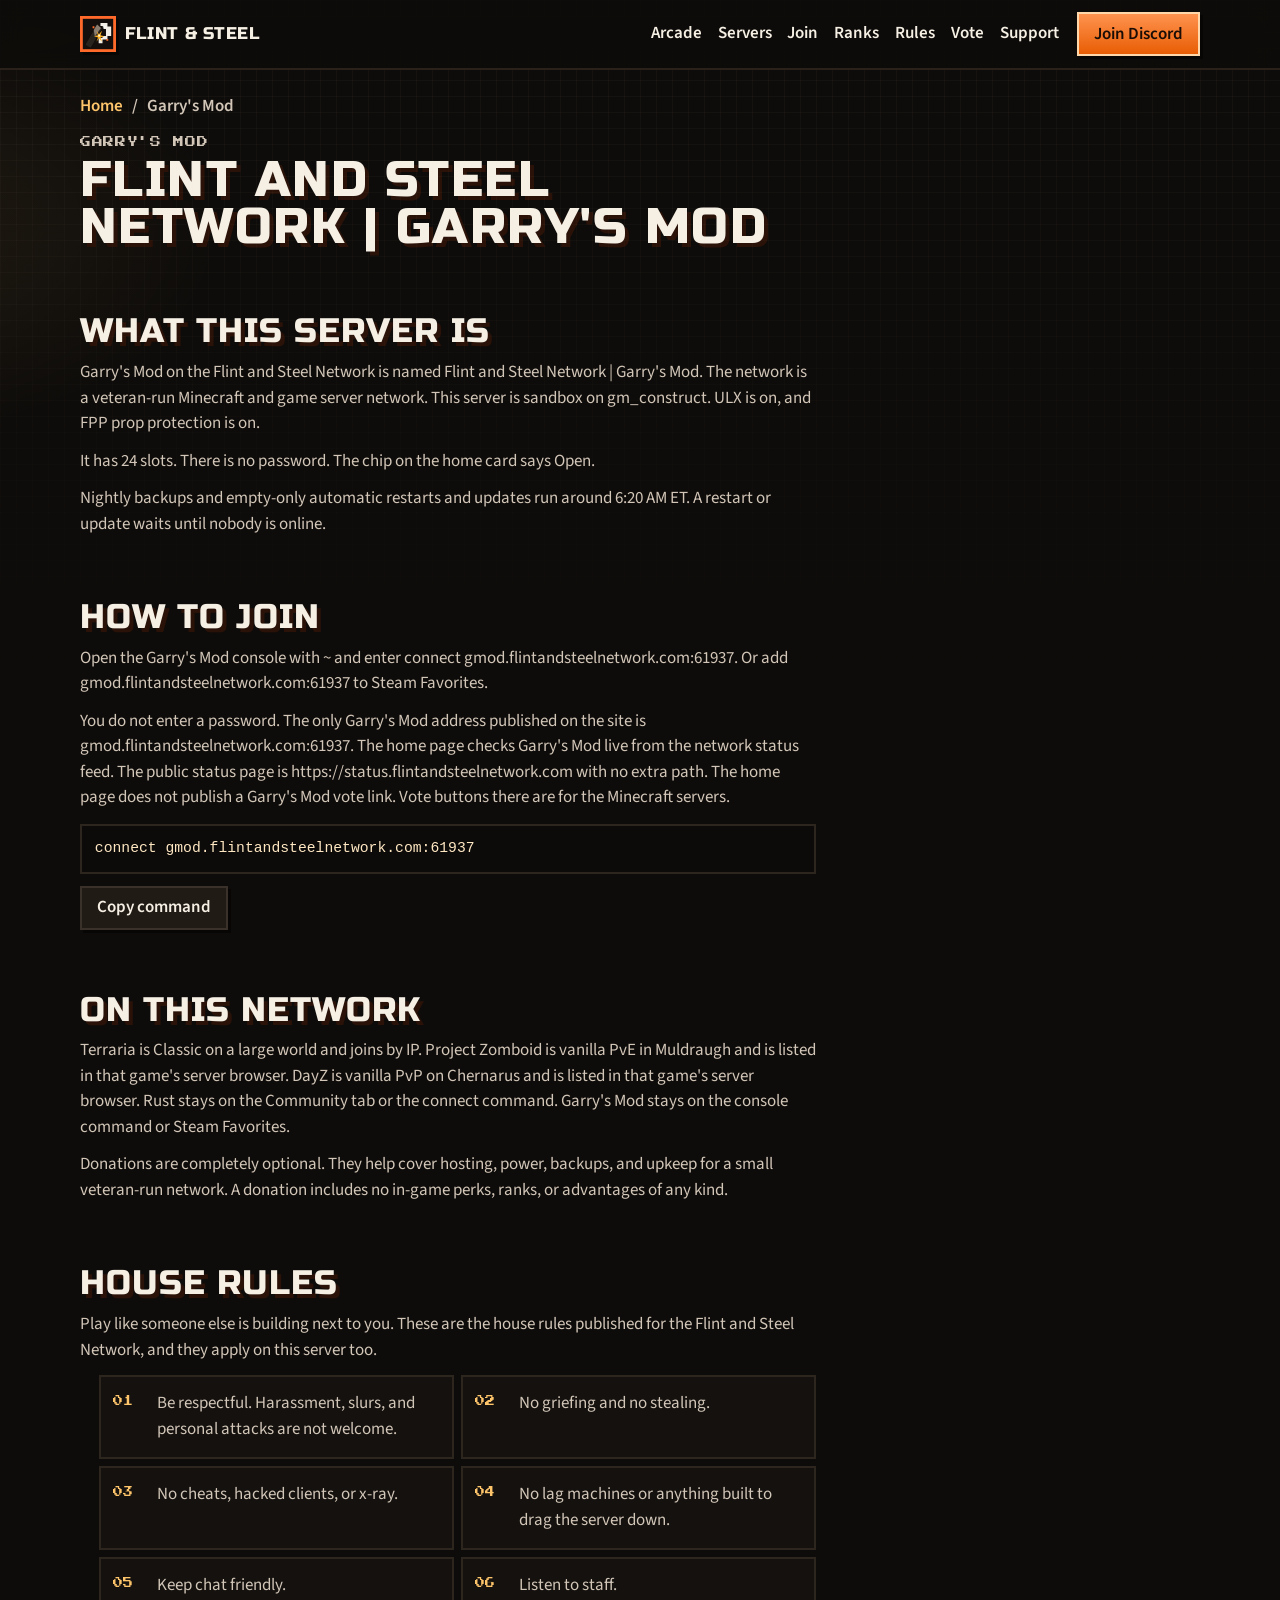
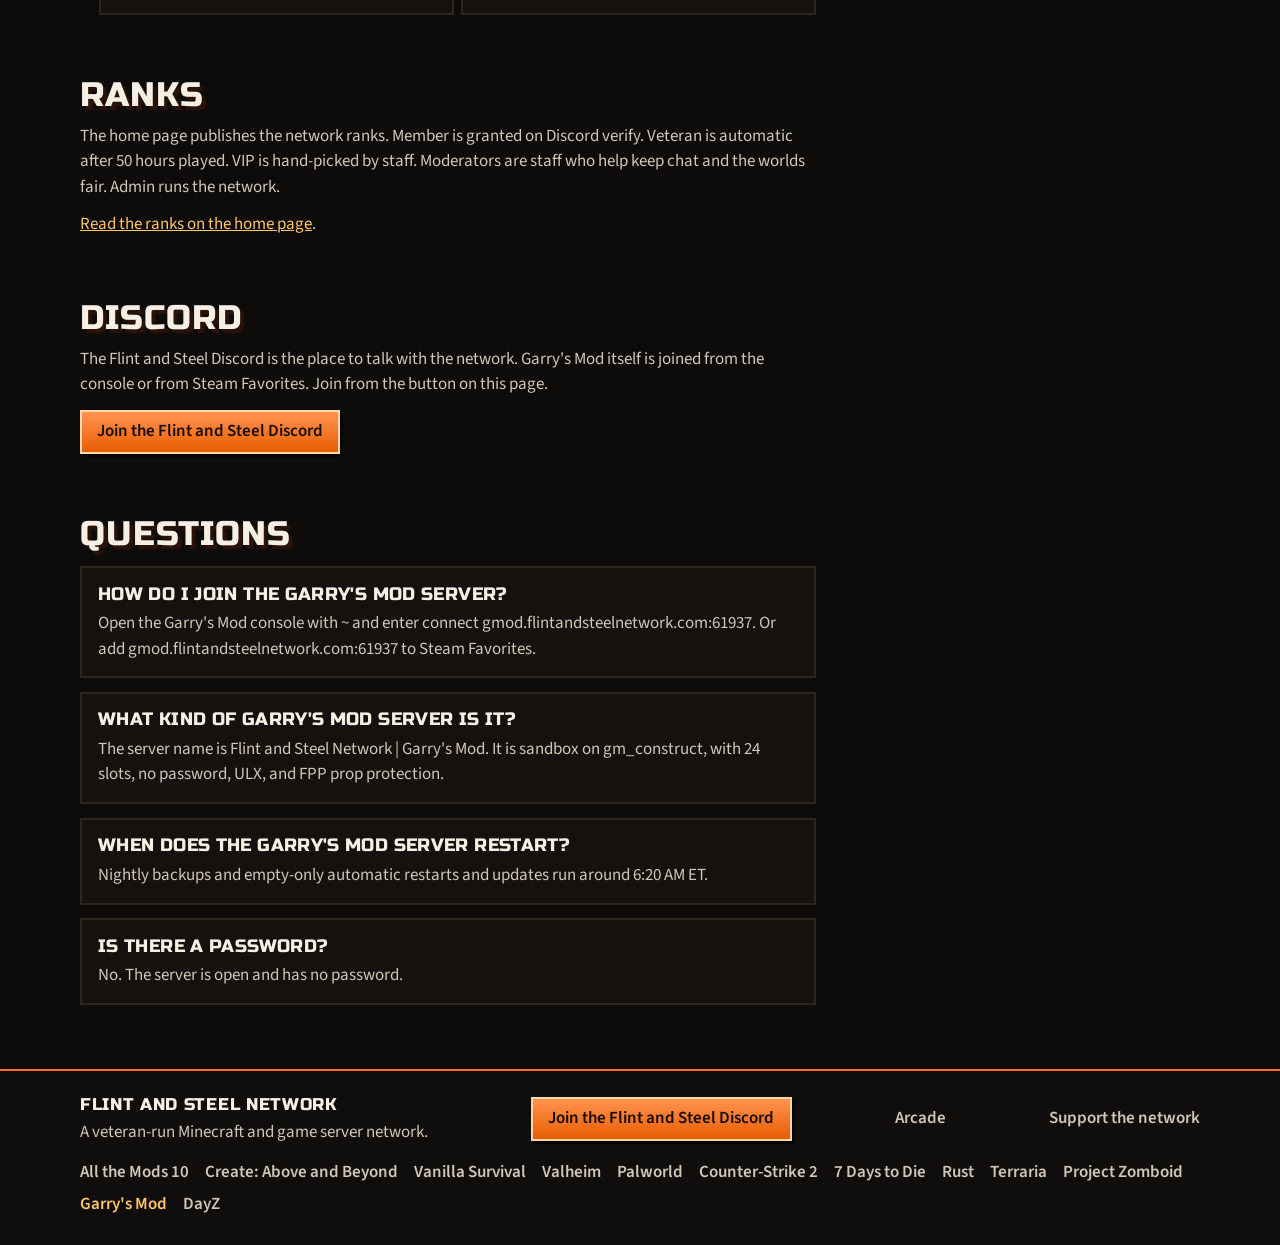
<file: gmod/index.html>
<!DOCTYPE html>
<html lang="en">
<head>
  <meta charset="utf-8">
  <meta name="viewport" content="width=device-width, initial-scale=1">
  <meta name="theme-color" content="#0e0c0a">
  <meta name="color-scheme" content="dark">
  <title>Garry's Mod Server | Flint and Steel Network</title>
  <meta name="description" content="Veteran-run Garry's Mod server, Flint and Steel Network | Garry's Mod. Sandbox on gm_construct, 24 slots, no password, with ULX and FPP. Connect from the console or Steam Favorites.">
  <link rel="canonical" href="https://flintandsteelnetwork.com/gmod/">
  <meta property="og:type" content="website">
  <meta property="og:site_name" content="Flint and Steel Network">
  <meta property="og:locale" content="en_US">
  <meta property="og:title" content="Garry's Mod Server | Flint and Steel Network">
  <meta property="og:description" content="Veteran-run Garry's Mod server, Flint and Steel Network | Garry's Mod. Sandbox on gm_construct, 24 slots, no password, with ULX and FPP. Connect from the console or Steam Favorites.">
  <meta property="og:url" content="https://flintandsteelnetwork.com/gmod/">
  <meta property="og:image" content="https://flintandsteelnetwork.com/images/og.png">
  <meta property="og:image:secure_url" content="https://flintandsteelnetwork.com/images/og.png">
  <meta property="og:image:type" content="image/png">
  <meta property="og:image:width" content="1200">
  <meta property="og:image:height" content="630">
  <meta property="og:image:alt" content="Flint and Steel Network, a veteran-run Minecraft and game server network">
  <meta name="twitter:card" content="summary_large_image">
  <meta name="twitter:title" content="Garry's Mod Server | Flint and Steel Network">
  <meta name="twitter:description" content="Veteran-run Garry's Mod server, Flint and Steel Network | Garry's Mod. Sandbox on gm_construct, 24 slots, no password, with ULX and FPP. Connect from the console or Steam Favorites.">
  <meta name="twitter:image" content="https://flintandsteelnetwork.com/images/og.png">
  <meta name="twitter:image:alt" content="Flint and Steel Network, a veteran-run Minecraft and game server network">
  <meta name="referrer" content="strict-origin-when-cross-origin">
  <meta http-equiv="Content-Security-Policy" content="default-src 'self'; script-src 'self'; style-src 'self'; font-src 'self'; img-src 'self'; connect-src 'self' https://api.mcstatus.io https://status.flintandsteelnetwork.com; base-uri 'none'; object-src 'none'; form-action 'none'">
  <link rel="icon" href="/favicon.ico" sizes="any">
  <link rel="icon" href="/favicon.svg" type="image/svg+xml">
  <link rel="apple-touch-icon" href="/images/apple-touch-icon.png">
  <link rel="manifest" href="/site.webmanifest">
  <link rel="stylesheet" href="/css/site.css">
  <script type="application/ld+json">
  {
    "@context": "https://schema.org",
    "@graph": [
      {
        "@type": "BreadcrumbList",
        "itemListElement": [
          {
            "@type": "ListItem",
            "position": 1,
            "name": "Home",
            "item": "https://flintandsteelnetwork.com/"
          },
          {
            "@type": "ListItem",
            "position": 2,
            "name": "Garry's Mod",
            "item": "https://flintandsteelnetwork.com/gmod/"
          }
        ]
      },
      {
        "@type": "FAQPage",
        "mainEntity": [
          {
            "@type": "Question",
            "name": "How do I join the Garry's Mod server?",
            "acceptedAnswer": {
              "@type": "Answer",
              "text": "Open the Garry's Mod console with ~ and enter connect gmod.flintandsteelnetwork.com:61937. Or add gmod.flintandsteelnetwork.com:61937 to Steam Favorites."
            }
          },
          {
            "@type": "Question",
            "name": "What kind of Garry's Mod server is it?",
            "acceptedAnswer": {
              "@type": "Answer",
              "text": "The server name is Flint and Steel Network | Garry's Mod. It is sandbox on gm_construct, with 24 slots, no password, ULX, and FPP prop protection."
            }
          },
          {
            "@type": "Question",
            "name": "When does the Garry's Mod server restart?",
            "acceptedAnswer": {
              "@type": "Answer",
              "text": "Nightly backups and empty-only automatic restarts and updates run around 6:20 AM ET."
            }
          },
          {
            "@type": "Question",
            "name": "Is there a password?",
            "acceptedAnswer": {
              "@type": "Answer",
              "text": "No. The server is open and has no password."
            }
          }
        ]
      }
    ]
  }
  </script>
</head>
<body>
  <a class="skip" href="#content">Skip to content</a>
  <header class="site-header">
    <div class="wrap header-inner">
      <a class="brand" href="/">
        <img src="/favicon.svg" alt="" width="36" height="36">
        <span class="brand-name brand-name-long">Flint &amp; Steel</span>
        <span class="brand-name brand-name-short">F&amp;S</span>
      </a>
      <nav class="nav-desktop" aria-label="Sections">
        <a class="nav-link" href="/arcade/">Arcade</a>
        <a class="nav-link" href="/#servers">Servers</a>
        <a class="nav-link" href="/#join">Join</a>
        <a class="nav-link" href="/#ranks">Ranks</a>
        <a class="nav-link" href="/#rules">Rules</a>
        <a class="nav-link" href="/#vote">Vote</a>
        <a class="nav-link" href="https://ko-fi.com/flintandsteelnetwork" target="_blank" rel="noopener noreferrer">Support<span class="sr-only"> the network (opens in a new tab)</span></a>
      </nav>
      <a class="btn btn-ember btn-discord" href="https://discord.gg/zWJfDJQcgP" target="_blank" rel="noopener noreferrer">
        <span class="long">Join Discord</span>
        <span class="short">Discord</span>
        <span class="sr-only"> (opens in a new tab)</span>
      </a>
      <button type="button" class="btn btn-steel nav-toggle" aria-expanded="false" aria-controls="mobile-nav">Menu</button>
      <nav id="mobile-nav" class="nav-mobile" hidden aria-label="Sections">
        <a class="nav-link" href="/arcade/">Arcade</a>
        <a class="nav-link" href="/#servers">Servers</a>
        <a class="nav-link" href="/#join">Join</a>
        <a class="nav-link" href="/#ranks">Ranks</a>
        <a class="nav-link" href="/#rules">Rules</a>
        <a class="nav-link" href="/#vote">Vote</a>
        <a class="nav-link" href="https://ko-fi.com/flintandsteelnetwork" target="_blank" rel="noopener noreferrer">Support<span class="sr-only"> the network (opens in a new tab)</span></a>
      </nav>
    </div>
  </header>
  <main id="content" class="wrap">
    <nav class="crumbs" aria-label="Breadcrumb">
      <a href="/">Home</a>
      <span aria-hidden="true">/</span>
      <span>Garry's Mod</span>
    </nav>
    <article class="server-page">
      <p class="kicker">Garry's Mod</p>
      <h1>Flint and Steel Network | Garry's Mod</h1>
      <section class="section">
        <h2>What this server is</h2>
        <p>Garry's Mod on the Flint and Steel Network is named Flint and Steel Network | Garry's Mod. The network is a veteran-run Minecraft and game server network. This server is sandbox on gm_construct. ULX is on, and FPP prop protection is on.</p>
        <p>It has 24 slots. There is no password. The chip on the home card says Open.</p>
        <p>Nightly backups and empty-only automatic restarts and updates run around 6:20 AM ET. A restart or update waits until nobody is online.</p>
      </section>
      <section class="section">
        <h2>How to join</h2>
        <p>Open the Garry's Mod console with ~ and enter connect gmod.flintandsteelnetwork.com:61937. Or add gmod.flintandsteelnetwork.com:61937 to Steam Favorites.</p>
        <p>You do not enter a password. The only Garry's Mod address published on the site is gmod.flintandsteelnetwork.com:61937. The home page checks Garry's Mod live from the network status feed. The public status page is https://status.flintandsteelnetwork.com with no extra path. The home page does not publish a Garry's Mod vote link. Vote buttons there are for the Minecraft servers.</p>
        <code class="address">connect gmod.flintandsteelnetwork.com:61937</code>
        <p><button type="button" class="btn btn-steel btn-copy" data-copy="connect gmod.flintandsteelnetwork.com:61937" data-copy-what="Garry's Mod connect command">Copy command</button></p>
      </section>
      <section class="section">
        <h2>On this network</h2>
        <p>Terraria is Classic on a large world and joins by IP. Project Zomboid is vanilla PvE in Muldraugh and is listed in that game's server browser. DayZ is vanilla PvP on Chernarus and is listed in that game's server browser. Rust stays on the Community tab or the connect command. Garry's Mod stays on the console command or Steam Favorites.</p>
        <p>Donations are completely optional. They help cover hosting, power, backups, and upkeep for a small veteran-run network. A donation includes no in-game perks, ranks, or advantages of any kind.</p>
      </section>
      <section class="section">
        <h2>House rules</h2>
        <p>Play like someone else is building next to you. These are the house rules published for the Flint and Steel Network, and they apply on this server too.</p>
        <ol class="rules">
            <li>Be respectful. Harassment, slurs, and personal attacks are not welcome.</li>
            <li>No griefing and no stealing.</li>
            <li>No cheats, hacked clients, or x-ray.</li>
            <li>No lag machines or anything built to drag the server down.</li>
            <li>Keep chat friendly.</li>
            <li>Listen to staff.</li>
        </ol>
      </section>
      <section class="section">
        <h2>Ranks</h2>
        <p>The home page publishes the network ranks. Member is granted on Discord verify. Veteran is automatic after 50 hours played. VIP is hand-picked by staff. Moderators are staff who help keep chat and the worlds fair. Admin runs the network.</p>
        <p><a href="/#ranks">Read the ranks on the home page</a>.</p>
      </section>
      <section class="section">
        <h2>Discord</h2>
        <p>The Flint and Steel Discord is the place to talk with the network. Garry's Mod itself is joined from the console or from Steam Favorites. Join from the button on this page.</p>
        <p><a class="btn btn-ember" href="https://discord.gg/zWJfDJQcgP" target="_blank" rel="noopener noreferrer">Join the Flint and Steel Discord<span class="sr-only"> (opens in a new tab)</span></a></p>
      </section>
      <section class="section" id="faq">
        <h2>Questions</h2>
        <div class="faq">
          <article>
            <h3>How do I join the Garry's Mod server?</h3>
            <p>Open the Garry's Mod console with ~ and enter connect gmod.flintandsteelnetwork.com:61937. Or add gmod.flintandsteelnetwork.com:61937 to Steam Favorites.</p>
          </article>
          <article>
            <h3>What kind of Garry's Mod server is it?</h3>
            <p>The server name is Flint and Steel Network | Garry's Mod. It is sandbox on gm_construct, with 24 slots, no password, ULX, and FPP prop protection.</p>
          </article>
          <article>
            <h3>When does the Garry's Mod server restart?</h3>
            <p>Nightly backups and empty-only automatic restarts and updates run around 6:20 AM ET.</p>
          </article>
          <article>
            <h3>Is there a password?</h3>
            <p>No. The server is open and has no password.</p>
          </article>
        </div>
      </section>
    </article>
  </main>
  <footer class="site-footer">
    <div class="wrap footer-inner">
      <div class="footer-id">
        <p class="footer-brand">Flint and Steel Network</p>
        <p class="footer-about">A veteran-run Minecraft and game server network.</p>
      </div>
      <a class="btn btn-ember" href="https://discord.gg/zWJfDJQcgP" target="_blank" rel="noopener noreferrer">Join the Flint and Steel Discord<span class="sr-only"> (opens in a new tab)</span></a>
      <a class="footer-support" href="/arcade/">Arcade</a>
      <a class="footer-support" href="https://ko-fi.com/flintandsteelnetwork" target="_blank" rel="noopener noreferrer">Support the network<span class="sr-only"> (opens in a new tab)</span></a>
      <nav class="footer-servers" aria-label="Servers">
        <a href="/atm10/">All the Mods 10</a>
        <a href="/create-above-and-beyond/">Create: Above and Beyond</a>
        <a href="/vanilla/">Vanilla Survival</a>
        <a href="/valheim/">Valheim</a>
        <a href="/palworld/">Palworld</a>
        <a href="/cs2/">Counter-Strike 2</a>
        <a href="/7-days-to-die/">7 Days to Die</a>
        <a href="/rust/">Rust</a>
        <a href="/terraria/">Terraria</a>
        <a href="/zomboid/">Project Zomboid</a>
        <a href="/gmod/" aria-current="page">Garry's Mod</a>
        <a href="/dayz/">DayZ</a>
      </nav>
    </div>
  </footer>
  <script src="/js/site.js" defer></script>
</body>
</html>
</file>
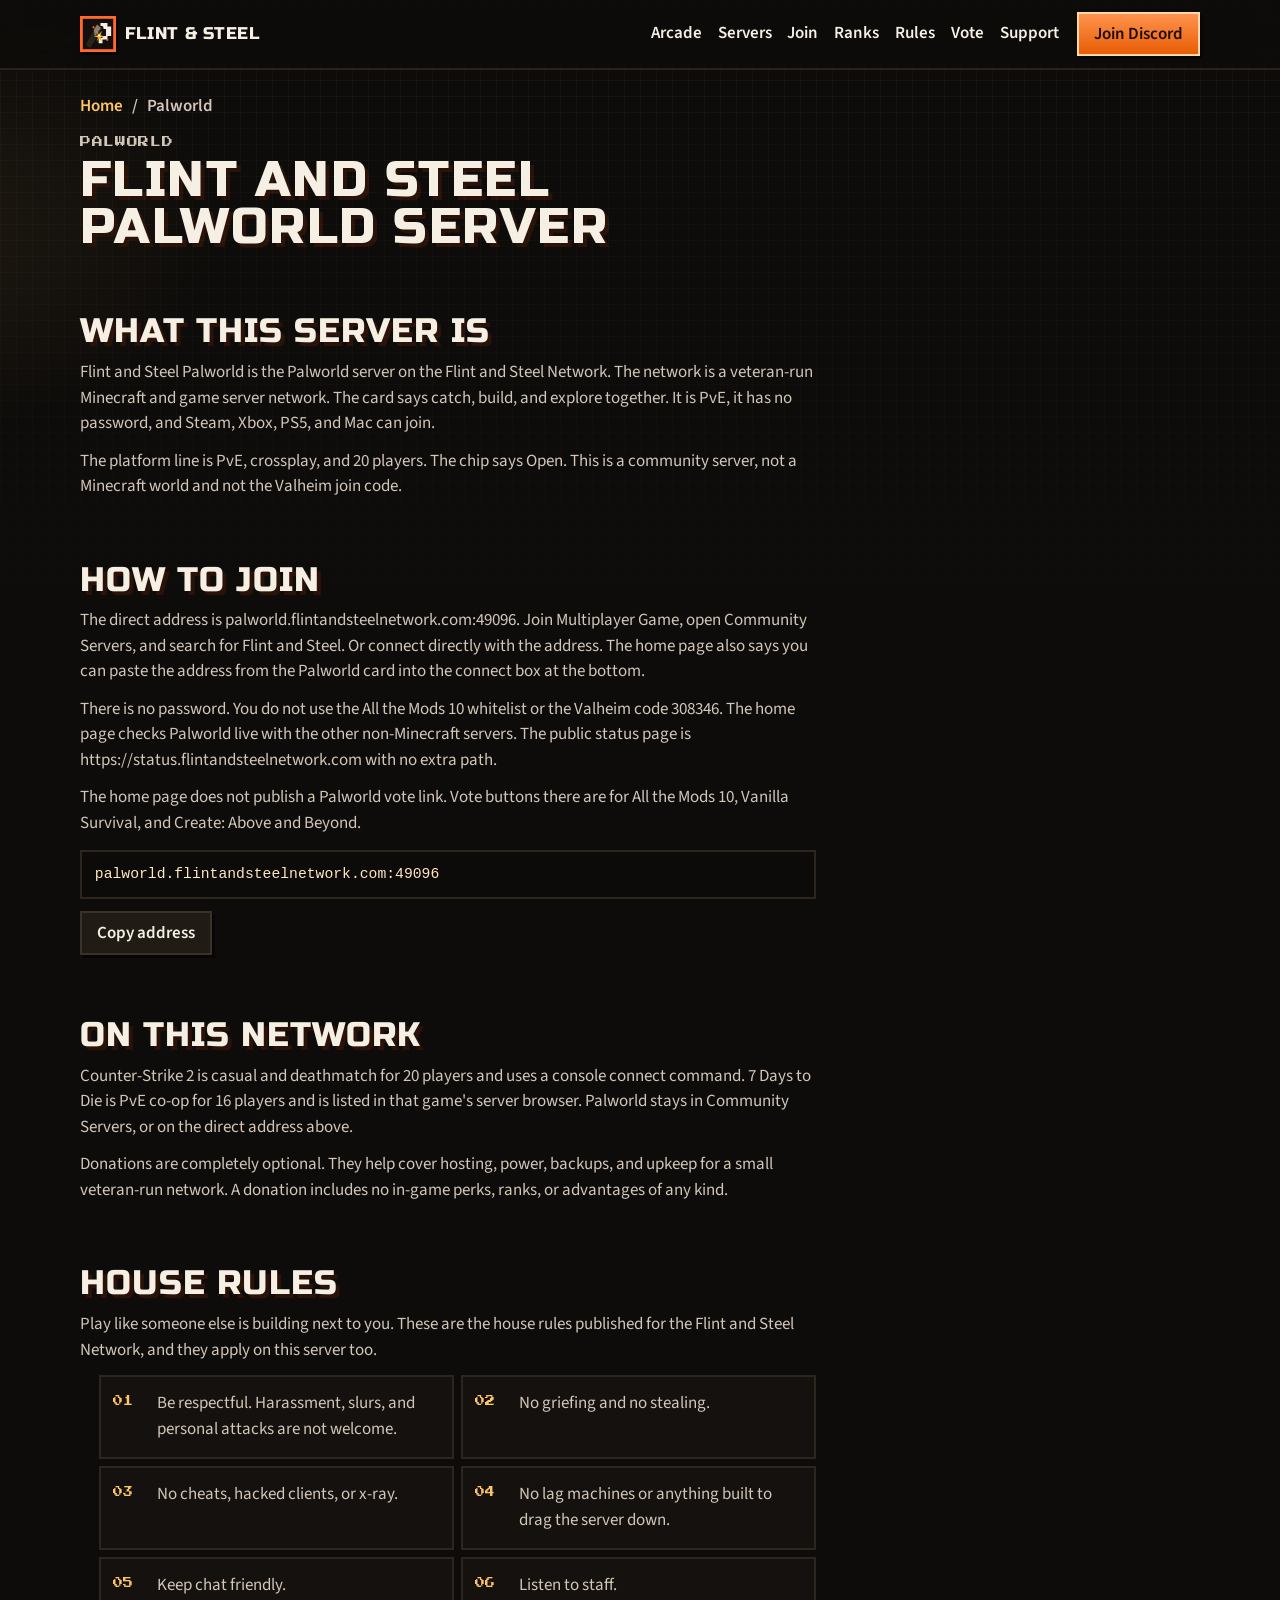
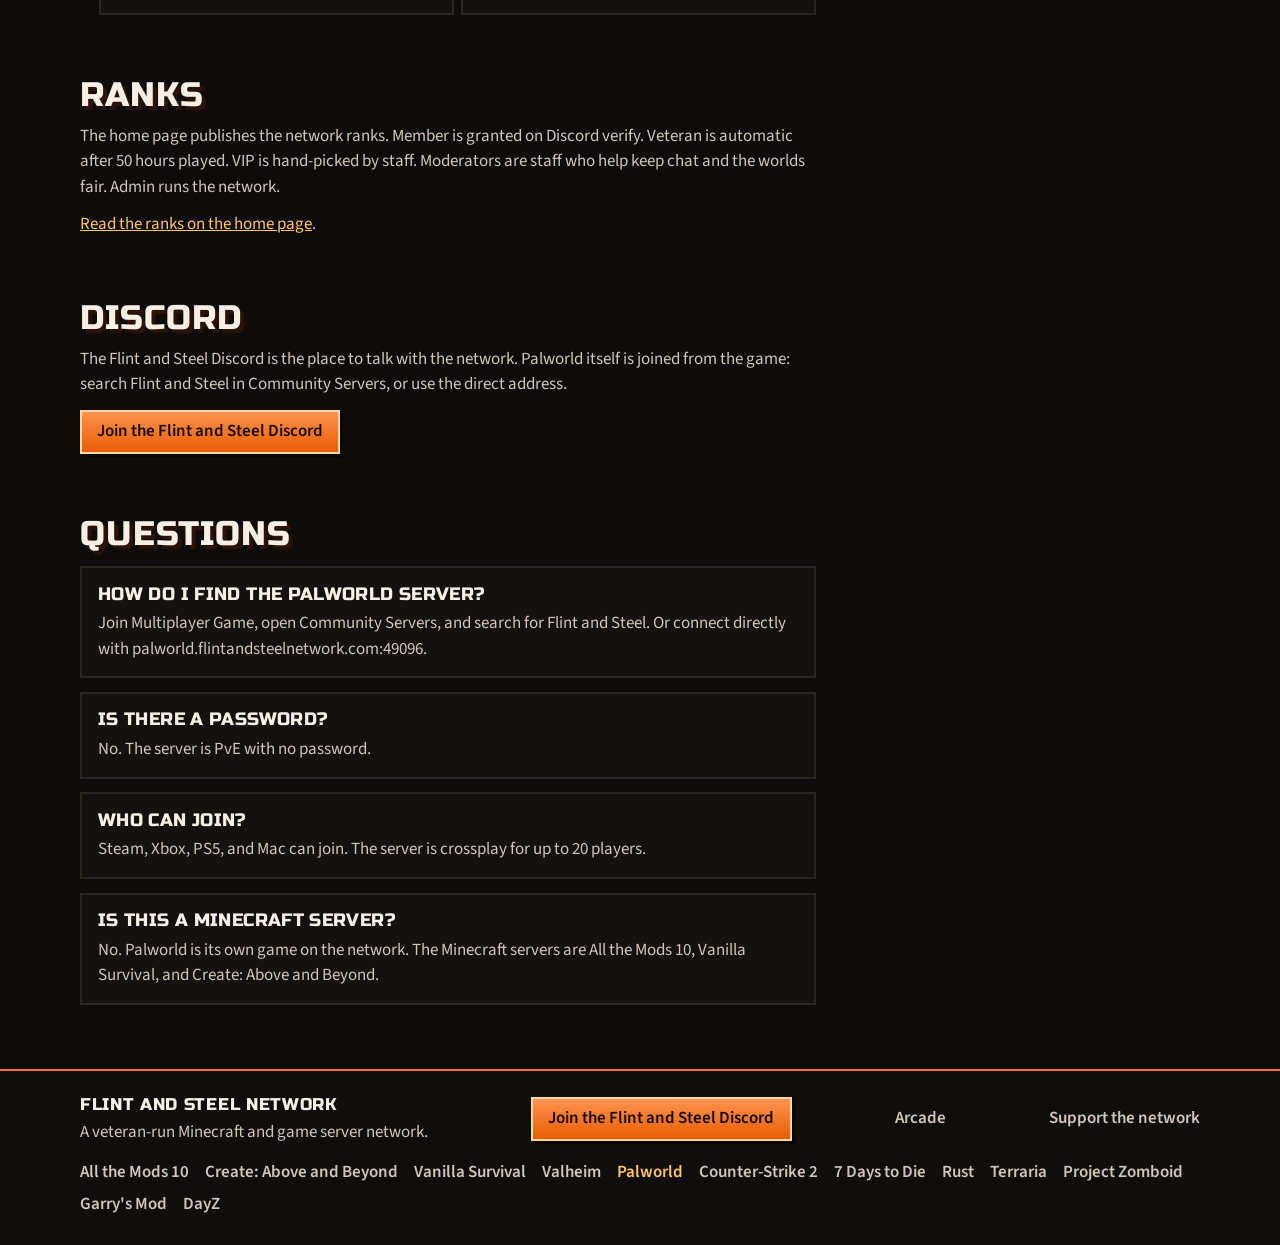
<file: palworld/index.html>
<!DOCTYPE html>
<html lang="en">
<head>
  <meta charset="utf-8">
  <meta name="viewport" content="width=device-width, initial-scale=1">
  <meta name="theme-color" content="#0e0c0a">
  <meta name="color-scheme" content="dark">
  <title>Flint and Steel Palworld Server | Flint and Steel Network</title>
  <meta name="description" content="Veteran-run Palworld PvE crossplay server for up to 20 players. No password. Search Flint and Steel, or connect to palworld.flintandsteelnetwork.com:49096.">
  <link rel="canonical" href="https://flintandsteelnetwork.com/palworld/">
  <meta property="og:type" content="website">
  <meta property="og:site_name" content="Flint and Steel Network">
  <meta property="og:locale" content="en_US">
  <meta property="og:title" content="Flint and Steel Palworld Server | Flint and Steel Network">
  <meta property="og:description" content="Veteran-run Palworld PvE crossplay server for up to 20 players. No password. Search Flint and Steel, or connect to palworld.flintandsteelnetwork.com:49096.">
  <meta property="og:url" content="https://flintandsteelnetwork.com/palworld/">
  <meta property="og:image" content="https://flintandsteelnetwork.com/images/og.png">
  <meta property="og:image:secure_url" content="https://flintandsteelnetwork.com/images/og.png">
  <meta property="og:image:type" content="image/png">
  <meta property="og:image:width" content="1200">
  <meta property="og:image:height" content="630">
  <meta property="og:image:alt" content="Flint and Steel Network, a veteran-run Minecraft and game server network">
  <meta name="twitter:card" content="summary_large_image">
  <meta name="twitter:title" content="Flint and Steel Palworld Server | Flint and Steel Network">
  <meta name="twitter:description" content="Veteran-run Palworld PvE crossplay server for up to 20 players. No password. Search Flint and Steel, or connect to palworld.flintandsteelnetwork.com:49096.">
  <meta name="twitter:image" content="https://flintandsteelnetwork.com/images/og.png">
  <meta name="twitter:image:alt" content="Flint and Steel Network, a veteran-run Minecraft and game server network">
  <meta name="referrer" content="strict-origin-when-cross-origin">
  <meta http-equiv="Content-Security-Policy" content="default-src 'self'; script-src 'self'; style-src 'self'; font-src 'self'; img-src 'self'; connect-src 'self' https://api.mcstatus.io https://status.flintandsteelnetwork.com; base-uri 'none'; object-src 'none'; form-action 'none'">
  <link rel="icon" href="/favicon.ico" sizes="any">
  <link rel="icon" href="/favicon.svg" type="image/svg+xml">
  <link rel="apple-touch-icon" href="/images/apple-touch-icon.png">
  <link rel="manifest" href="/site.webmanifest">
  <link rel="stylesheet" href="/css/site.css">
  <script type="application/ld+json">
  {
    "@context": "https://schema.org",
    "@graph": [
      {
        "@type": "BreadcrumbList",
        "itemListElement": [
          {
            "@type": "ListItem",
            "position": 1,
            "name": "Home",
            "item": "https://flintandsteelnetwork.com/"
          },
          {
            "@type": "ListItem",
            "position": 2,
            "name": "Palworld",
            "item": "https://flintandsteelnetwork.com/palworld/"
          }
        ]
      },
      {
        "@type": "FAQPage",
        "mainEntity": [
          {
            "@type": "Question",
            "name": "How do I find the Palworld server?",
            "acceptedAnswer": {
              "@type": "Answer",
              "text": "Join Multiplayer Game, open Community Servers, and search for Flint and Steel. Or connect directly with palworld.flintandsteelnetwork.com:49096."
            }
          },
          {
            "@type": "Question",
            "name": "Is there a password?",
            "acceptedAnswer": {
              "@type": "Answer",
              "text": "No. The server is PvE with no password."
            }
          },
          {
            "@type": "Question",
            "name": "Who can join?",
            "acceptedAnswer": {
              "@type": "Answer",
              "text": "Steam, Xbox, PS5, and Mac can join. The server is crossplay for up to 20 players."
            }
          },
          {
            "@type": "Question",
            "name": "Is this a Minecraft server?",
            "acceptedAnswer": {
              "@type": "Answer",
              "text": "No. Palworld is its own game on the network. The Minecraft servers are All the Mods 10, Vanilla Survival, and Create: Above and Beyond."
            }
          }
        ]
      }
    ]
  }
  </script>
</head>
<body>
  <a class="skip" href="#content">Skip to content</a>
  <header class="site-header">
    <div class="wrap header-inner">
      <a class="brand" href="/">
        <img src="/favicon.svg" alt="" width="36" height="36">
        <span class="brand-name brand-name-long">Flint &amp; Steel</span>
        <span class="brand-name brand-name-short">F&amp;S</span>
      </a>
      <nav class="nav-desktop" aria-label="Sections">
        <a class="nav-link" href="/arcade/">Arcade</a>
        <a class="nav-link" href="/#servers">Servers</a>
        <a class="nav-link" href="/#join">Join</a>
        <a class="nav-link" href="/#ranks">Ranks</a>
        <a class="nav-link" href="/#rules">Rules</a>
        <a class="nav-link" href="/#vote">Vote</a>
        <a class="nav-link" href="https://ko-fi.com/flintandsteelnetwork" target="_blank" rel="noopener noreferrer">Support<span class="sr-only"> the network (opens in a new tab)</span></a>
      </nav>
      <a class="btn btn-ember btn-discord" href="https://discord.gg/zWJfDJQcgP" target="_blank" rel="noopener noreferrer">
        <span class="long">Join Discord</span>
        <span class="short">Discord</span>
        <span class="sr-only"> (opens in a new tab)</span>
      </a>
      <button type="button" class="btn btn-steel nav-toggle" aria-expanded="false" aria-controls="mobile-nav">Menu</button>
      <nav id="mobile-nav" class="nav-mobile" hidden aria-label="Sections">
        <a class="nav-link" href="/arcade/">Arcade</a>
        <a class="nav-link" href="/#servers">Servers</a>
        <a class="nav-link" href="/#join">Join</a>
        <a class="nav-link" href="/#ranks">Ranks</a>
        <a class="nav-link" href="/#rules">Rules</a>
        <a class="nav-link" href="/#vote">Vote</a>
        <a class="nav-link" href="https://ko-fi.com/flintandsteelnetwork" target="_blank" rel="noopener noreferrer">Support<span class="sr-only"> the network (opens in a new tab)</span></a>
      </nav>
    </div>
  </header>
  <main id="content" class="wrap">
    <nav class="crumbs" aria-label="Breadcrumb">
      <a href="/">Home</a>
      <span aria-hidden="true">/</span>
      <span>Palworld</span>
    </nav>
    <article class="server-page">
      <p class="kicker">Palworld</p>
      <h1>Flint and Steel Palworld server</h1>
      <section class="section">
        <h2>What this server is</h2>
        <p>Flint and Steel Palworld is the Palworld server on the Flint and Steel Network. The network is a veteran-run Minecraft and game server network. The card says catch, build, and explore together. It is PvE, it has no password, and Steam, Xbox, PS5, and Mac can join.</p>
        <p>The platform line is PvE, crossplay, and 20 players. The chip says Open. This is a community server, not a Minecraft world and not the Valheim join code.</p>
      </section>
      <section class="section">
        <h2>How to join</h2>
        <p>The direct address is palworld.flintandsteelnetwork.com:49096. Join Multiplayer Game, open Community Servers, and search for Flint and Steel. Or connect directly with the address. The home page also says you can paste the address from the Palworld card into the connect box at the bottom.</p>
        <p>There is no password. You do not use the All the Mods 10 whitelist or the Valheim code 308346. The home page checks Palworld live with the other non-Minecraft servers. The public status page is https://status.flintandsteelnetwork.com with no extra path.</p>
        <p>The home page does not publish a Palworld vote link. Vote buttons there are for All the Mods 10, Vanilla Survival, and Create: Above and Beyond.</p>
        <code class="address">palworld.flintandsteelnetwork.com:49096</code>
        <p><button type="button" class="btn btn-steel btn-copy" data-copy="palworld.flintandsteelnetwork.com:49096" data-copy-what="Palworld address">Copy address</button></p>
      </section>
      <section class="section">
        <h2>On this network</h2>
        <p>Counter-Strike 2 is casual and deathmatch for 20 players and uses a console connect command. 7 Days to Die is PvE co-op for 16 players and is listed in that game's server browser. Palworld stays in Community Servers, or on the direct address above.</p>
        <p>Donations are completely optional. They help cover hosting, power, backups, and upkeep for a small veteran-run network. A donation includes no in-game perks, ranks, or advantages of any kind.</p>
      </section>
      <section class="section">
        <h2>House rules</h2>
        <p>Play like someone else is building next to you. These are the house rules published for the Flint and Steel Network, and they apply on this server too.</p>
        <ol class="rules">
            <li>Be respectful. Harassment, slurs, and personal attacks are not welcome.</li>
            <li>No griefing and no stealing.</li>
            <li>No cheats, hacked clients, or x-ray.</li>
            <li>No lag machines or anything built to drag the server down.</li>
            <li>Keep chat friendly.</li>
            <li>Listen to staff.</li>
        </ol>
      </section>
      <section class="section">
        <h2>Ranks</h2>
        <p>The home page publishes the network ranks. Member is granted on Discord verify. Veteran is automatic after 50 hours played. VIP is hand-picked by staff. Moderators are staff who help keep chat and the worlds fair. Admin runs the network.</p>
        <p><a href="/#ranks">Read the ranks on the home page</a>.</p>
      </section>
      <section class="section">
        <h2>Discord</h2>
        <p>The Flint and Steel Discord is the place to talk with the network. Palworld itself is joined from the game: search Flint and Steel in Community Servers, or use the direct address.</p>
        <p><a class="btn btn-ember" href="https://discord.gg/zWJfDJQcgP" target="_blank" rel="noopener noreferrer">Join the Flint and Steel Discord<span class="sr-only"> (opens in a new tab)</span></a></p>
      </section>
      <section class="section" id="faq">
        <h2>Questions</h2>
        <div class="faq">
          <article>
            <h3>How do I find the Palworld server?</h3>
            <p>Join Multiplayer Game, open Community Servers, and search for Flint and Steel. Or connect directly with palworld.flintandsteelnetwork.com:49096.</p>
          </article>
          <article>
            <h3>Is there a password?</h3>
            <p>No. The server is PvE with no password.</p>
          </article>
          <article>
            <h3>Who can join?</h3>
            <p>Steam, Xbox, PS5, and Mac can join. The server is crossplay for up to 20 players.</p>
          </article>
          <article>
            <h3>Is this a Minecraft server?</h3>
            <p>No. Palworld is its own game on the network. The Minecraft servers are All the Mods 10, Vanilla Survival, and Create: Above and Beyond.</p>
          </article>
        </div>
      </section>
    </article>
  </main>
  <footer class="site-footer">
    <div class="wrap footer-inner">
      <div class="footer-id">
        <p class="footer-brand">Flint and Steel Network</p>
        <p class="footer-about">A veteran-run Minecraft and game server network.</p>
      </div>
      <a class="btn btn-ember" href="https://discord.gg/zWJfDJQcgP" target="_blank" rel="noopener noreferrer">Join the Flint and Steel Discord<span class="sr-only"> (opens in a new tab)</span></a>
      <a class="footer-support" href="/arcade/">Arcade</a>
      <a class="footer-support" href="https://ko-fi.com/flintandsteelnetwork" target="_blank" rel="noopener noreferrer">Support the network<span class="sr-only"> (opens in a new tab)</span></a>
      <nav class="footer-servers" aria-label="Servers">
        <a href="/atm10/">All the Mods 10</a>
        <a href="/create-above-and-beyond/">Create: Above and Beyond</a>
        <a href="/vanilla/">Vanilla Survival</a>
        <a href="/valheim/">Valheim</a>
        <a href="/palworld/" aria-current="page">Palworld</a>
        <a href="/cs2/">Counter-Strike 2</a>
        <a href="/7-days-to-die/">7 Days to Die</a>
        <a href="/rust/">Rust</a>
        <a href="/terraria/">Terraria</a>
        <a href="/zomboid/">Project Zomboid</a>
        <a href="/gmod/">Garry's Mod</a>
        <a href="/dayz/">DayZ</a>
      </nav>
    </div>
  </footer>
  <script src="/js/site.js" defer></script>
</body>
</html>
</file>
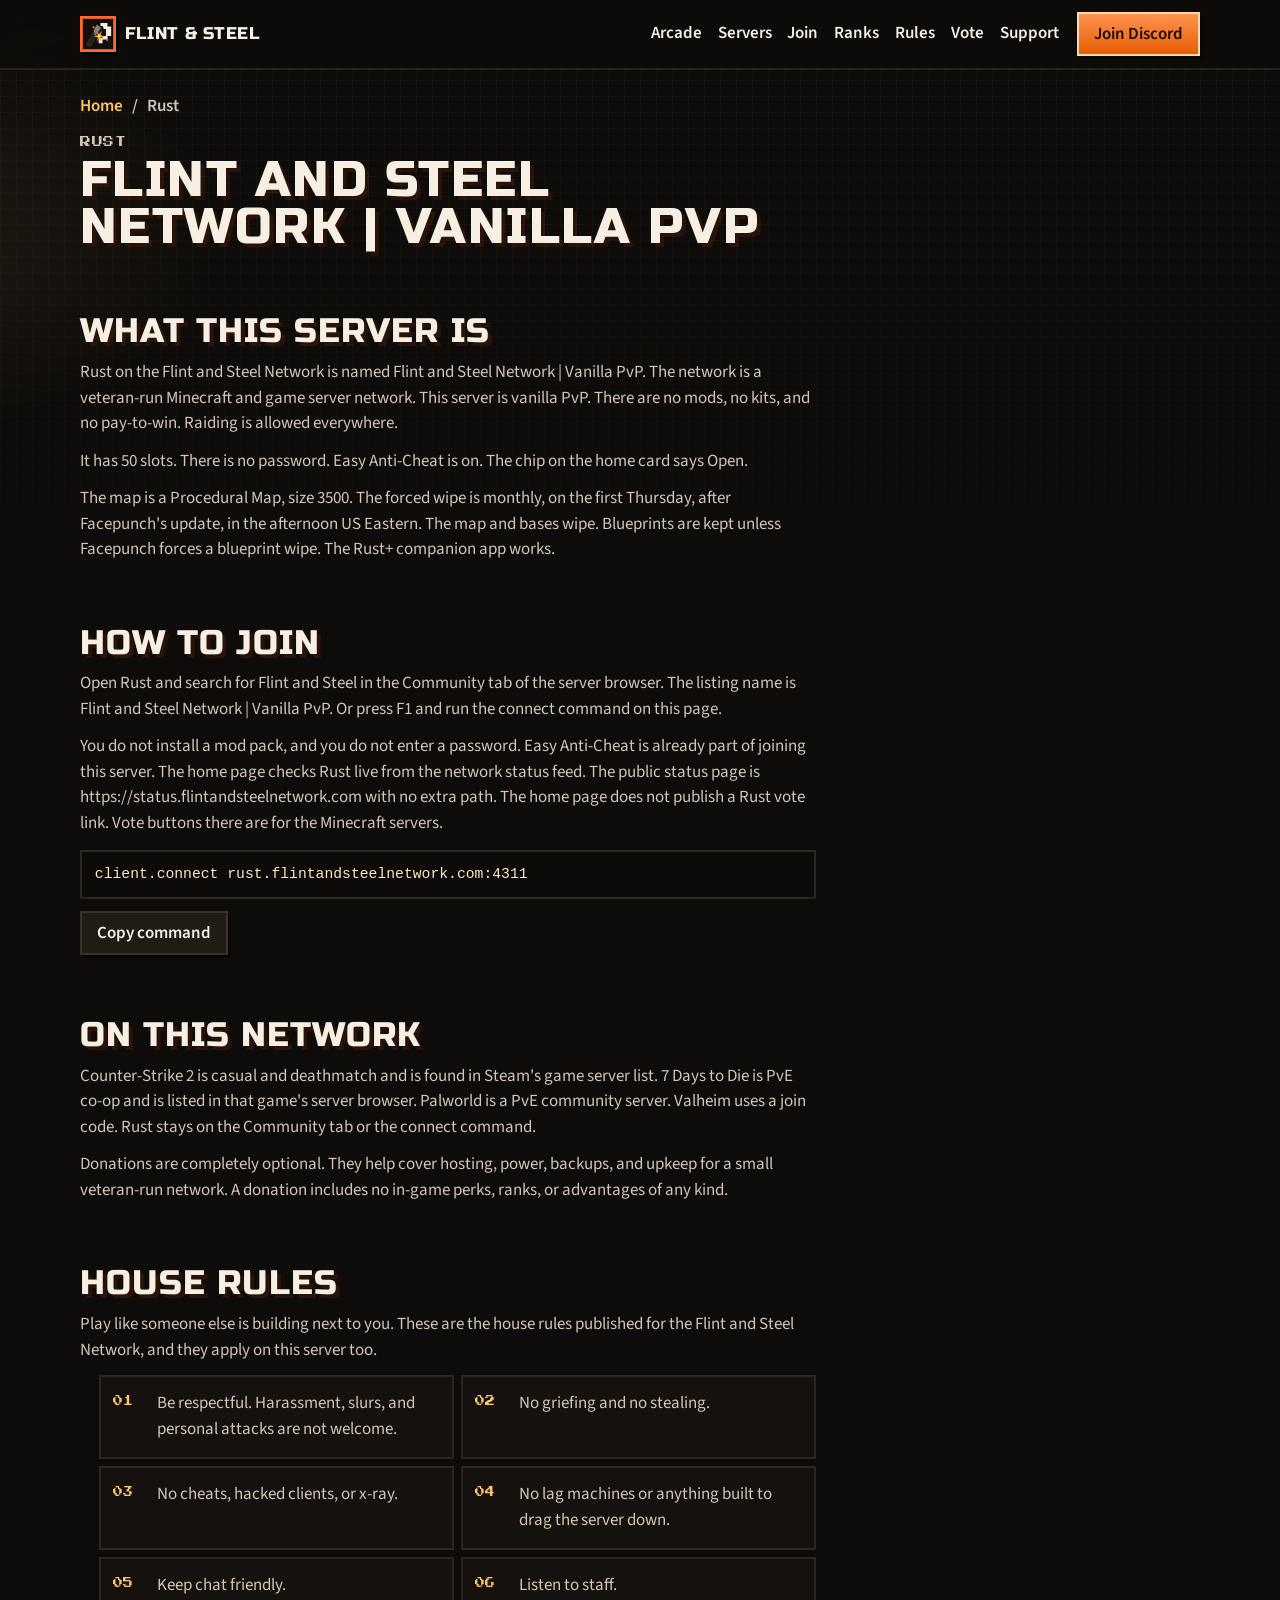
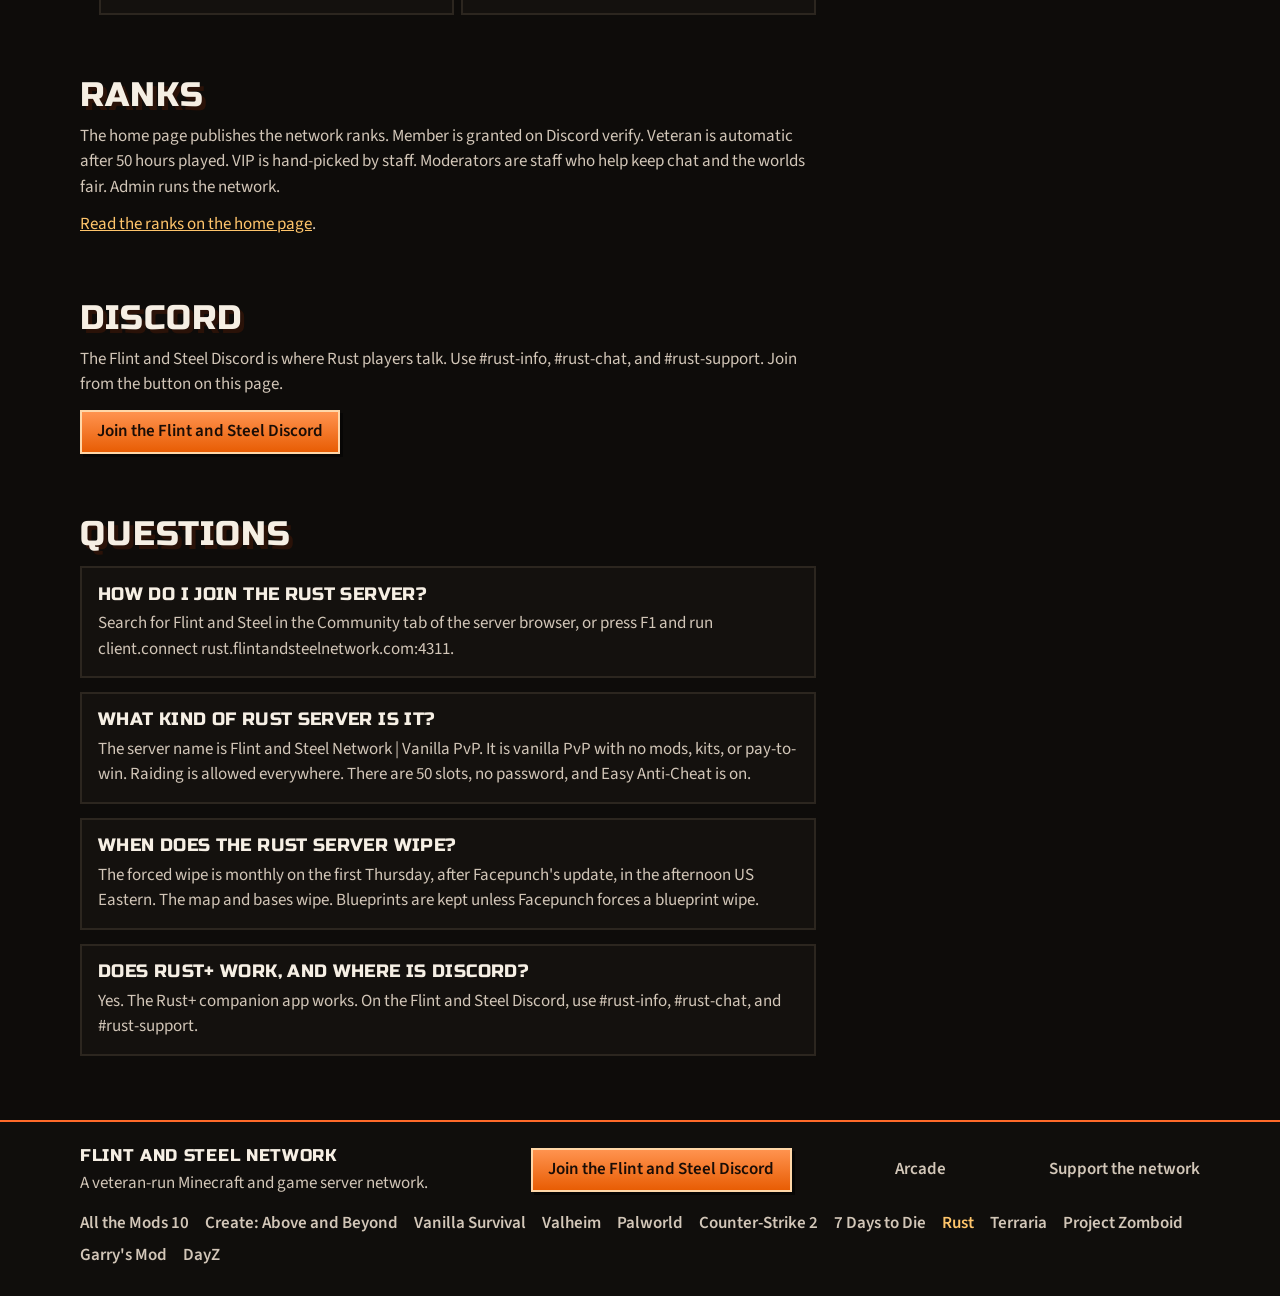
<file: rust/index.html>
<!DOCTYPE html>
<html lang="en">
<head>
  <meta charset="utf-8">
  <meta name="viewport" content="width=device-width, initial-scale=1">
  <meta name="theme-color" content="#0e0c0a">
  <meta name="color-scheme" content="dark">
  <title>Rust Vanilla PvP Server | Flint and Steel Network</title>
  <meta name="description" content="Veteran-run Rust server, Flint and Steel Network | Vanilla PvP. No mods, kits, or pay-to-win. 50 slots, no password, Easy Anti-Cheat on. Search Flint and Steel or use the connect command.">
  <link rel="canonical" href="https://flintandsteelnetwork.com/rust/">
  <meta property="og:type" content="website">
  <meta property="og:site_name" content="Flint and Steel Network">
  <meta property="og:locale" content="en_US">
  <meta property="og:title" content="Rust Vanilla PvP Server | Flint and Steel Network">
  <meta property="og:description" content="Veteran-run Rust server, Flint and Steel Network | Vanilla PvP. No mods, kits, or pay-to-win. 50 slots, no password, Easy Anti-Cheat on. Search Flint and Steel or use the connect command.">
  <meta property="og:url" content="https://flintandsteelnetwork.com/rust/">
  <meta property="og:image" content="https://flintandsteelnetwork.com/images/og.png">
  <meta property="og:image:secure_url" content="https://flintandsteelnetwork.com/images/og.png">
  <meta property="og:image:type" content="image/png">
  <meta property="og:image:width" content="1200">
  <meta property="og:image:height" content="630">
  <meta property="og:image:alt" content="Flint and Steel Network, a veteran-run Minecraft and game server network">
  <meta name="twitter:card" content="summary_large_image">
  <meta name="twitter:title" content="Rust Vanilla PvP Server | Flint and Steel Network">
  <meta name="twitter:description" content="Veteran-run Rust server, Flint and Steel Network | Vanilla PvP. No mods, kits, or pay-to-win. 50 slots, no password, Easy Anti-Cheat on. Search Flint and Steel or use the connect command.">
  <meta name="twitter:image" content="https://flintandsteelnetwork.com/images/og.png">
  <meta name="twitter:image:alt" content="Flint and Steel Network, a veteran-run Minecraft and game server network">
  <meta name="referrer" content="strict-origin-when-cross-origin">
  <meta http-equiv="Content-Security-Policy" content="default-src 'self'; script-src 'self'; style-src 'self'; font-src 'self'; img-src 'self'; connect-src 'self' https://api.mcstatus.io https://status.flintandsteelnetwork.com; base-uri 'none'; object-src 'none'; form-action 'none'">
  <link rel="icon" href="/favicon.ico" sizes="any">
  <link rel="icon" href="/favicon.svg" type="image/svg+xml">
  <link rel="apple-touch-icon" href="/images/apple-touch-icon.png">
  <link rel="manifest" href="/site.webmanifest">
  <link rel="stylesheet" href="/css/site.css">
  <script type="application/ld+json">
  {
    "@context": "https://schema.org",
    "@graph": [
      {
        "@type": "BreadcrumbList",
        "itemListElement": [
          {
            "@type": "ListItem",
            "position": 1,
            "name": "Home",
            "item": "https://flintandsteelnetwork.com/"
          },
          {
            "@type": "ListItem",
            "position": 2,
            "name": "Rust",
            "item": "https://flintandsteelnetwork.com/rust/"
          }
        ]
      },
      {
        "@type": "FAQPage",
        "mainEntity": [
          {
            "@type": "Question",
            "name": "How do I join the Rust server?",
            "acceptedAnswer": {
              "@type": "Answer",
              "text": "Search for Flint and Steel in the Community tab of the server browser, or press F1 and run client.connect rust.flintandsteelnetwork.com:4311."
            }
          },
          {
            "@type": "Question",
            "name": "What kind of Rust server is it?",
            "acceptedAnswer": {
              "@type": "Answer",
              "text": "The server name is Flint and Steel Network | Vanilla PvP. It is vanilla PvP with no mods, kits, or pay-to-win. Raiding is allowed everywhere. There are 50 slots, no password, and Easy Anti-Cheat is on."
            }
          },
          {
            "@type": "Question",
            "name": "When does the Rust server wipe?",
            "acceptedAnswer": {
              "@type": "Answer",
              "text": "The forced wipe is monthly on the first Thursday, after Facepunch's update, in the afternoon US Eastern. The map and bases wipe. Blueprints are kept unless Facepunch forces a blueprint wipe."
            }
          },
          {
            "@type": "Question",
            "name": "Does Rust+ work, and where is Discord?",
            "acceptedAnswer": {
              "@type": "Answer",
              "text": "Yes. The Rust+ companion app works. On the Flint and Steel Discord, use #rust-info, #rust-chat, and #rust-support."
            }
          }
        ]
      }
    ]
  }
  </script>
</head>
<body>
  <a class="skip" href="#content">Skip to content</a>
  <header class="site-header">
    <div class="wrap header-inner">
      <a class="brand" href="/">
        <img src="/favicon.svg" alt="" width="36" height="36">
        <span class="brand-name brand-name-long">Flint &amp; Steel</span>
        <span class="brand-name brand-name-short">F&amp;S</span>
      </a>
      <nav class="nav-desktop" aria-label="Sections">
        <a class="nav-link" href="/arcade/">Arcade</a>
        <a class="nav-link" href="/#servers">Servers</a>
        <a class="nav-link" href="/#join">Join</a>
        <a class="nav-link" href="/#ranks">Ranks</a>
        <a class="nav-link" href="/#rules">Rules</a>
        <a class="nav-link" href="/#vote">Vote</a>
        <a class="nav-link" href="https://ko-fi.com/flintandsteelnetwork" target="_blank" rel="noopener noreferrer">Support<span class="sr-only"> the network (opens in a new tab)</span></a>
      </nav>
      <a class="btn btn-ember btn-discord" href="https://discord.gg/zWJfDJQcgP" target="_blank" rel="noopener noreferrer">
        <span class="long">Join Discord</span>
        <span class="short">Discord</span>
        <span class="sr-only"> (opens in a new tab)</span>
      </a>
      <button type="button" class="btn btn-steel nav-toggle" aria-expanded="false" aria-controls="mobile-nav">Menu</button>
      <nav id="mobile-nav" class="nav-mobile" hidden aria-label="Sections">
        <a class="nav-link" href="/arcade/">Arcade</a>
        <a class="nav-link" href="/#servers">Servers</a>
        <a class="nav-link" href="/#join">Join</a>
        <a class="nav-link" href="/#ranks">Ranks</a>
        <a class="nav-link" href="/#rules">Rules</a>
        <a class="nav-link" href="/#vote">Vote</a>
        <a class="nav-link" href="https://ko-fi.com/flintandsteelnetwork" target="_blank" rel="noopener noreferrer">Support<span class="sr-only"> the network (opens in a new tab)</span></a>
      </nav>
    </div>
  </header>
  <main id="content" class="wrap">
    <nav class="crumbs" aria-label="Breadcrumb">
      <a href="/">Home</a>
      <span aria-hidden="true">/</span>
      <span>Rust</span>
    </nav>
    <article class="server-page">
      <p class="kicker">Rust</p>
      <h1>Flint and Steel Network | Vanilla PvP</h1>
      <section class="section">
        <h2>What this server is</h2>
        <p>Rust on the Flint and Steel Network is named Flint and Steel Network | Vanilla PvP. The network is a veteran-run Minecraft and game server network. This server is vanilla PvP. There are no mods, no kits, and no pay-to-win. Raiding is allowed everywhere.</p>
        <p>It has 50 slots. There is no password. Easy Anti-Cheat is on. The chip on the home card says Open.</p>
        <p>The map is a Procedural Map, size 3500. The forced wipe is monthly, on the first Thursday, after Facepunch's update, in the afternoon US Eastern. The map and bases wipe. Blueprints are kept unless Facepunch forces a blueprint wipe. The Rust+ companion app works.</p>
      </section>
      <section class="section">
        <h2>How to join</h2>
        <p>Open Rust and search for Flint and Steel in the Community tab of the server browser. The listing name is Flint and Steel Network | Vanilla PvP. Or press F1 and run the connect command on this page.</p>
        <p>You do not install a mod pack, and you do not enter a password. Easy Anti-Cheat is already part of joining this server. The home page checks Rust live from the network status feed. The public status page is https://status.flintandsteelnetwork.com with no extra path. The home page does not publish a Rust vote link. Vote buttons there are for the Minecraft servers.</p>
        <code class="address">client.connect rust.flintandsteelnetwork.com:4311</code>
        <p><button type="button" class="btn btn-steel btn-copy" data-copy="client.connect rust.flintandsteelnetwork.com:4311" data-copy-what="Rust connect command">Copy command</button></p>
      </section>
      <section class="section">
        <h2>On this network</h2>
        <p>Counter-Strike 2 is casual and deathmatch and is found in Steam's game server list. 7 Days to Die is PvE co-op and is listed in that game's server browser. Palworld is a PvE community server. Valheim uses a join code. Rust stays on the Community tab or the connect command.</p>
        <p>Donations are completely optional. They help cover hosting, power, backups, and upkeep for a small veteran-run network. A donation includes no in-game perks, ranks, or advantages of any kind.</p>
      </section>
      <section class="section">
        <h2>House rules</h2>
        <p>Play like someone else is building next to you. These are the house rules published for the Flint and Steel Network, and they apply on this server too.</p>
        <ol class="rules">
            <li>Be respectful. Harassment, slurs, and personal attacks are not welcome.</li>
            <li>No griefing and no stealing.</li>
            <li>No cheats, hacked clients, or x-ray.</li>
            <li>No lag machines or anything built to drag the server down.</li>
            <li>Keep chat friendly.</li>
            <li>Listen to staff.</li>
        </ol>
      </section>
      <section class="section">
        <h2>Ranks</h2>
        <p>The home page publishes the network ranks. Member is granted on Discord verify. Veteran is automatic after 50 hours played. VIP is hand-picked by staff. Moderators are staff who help keep chat and the worlds fair. Admin runs the network.</p>
        <p><a href="/#ranks">Read the ranks on the home page</a>.</p>
      </section>
      <section class="section">
        <h2>Discord</h2>
        <p>The Flint and Steel Discord is where Rust players talk. Use #rust-info, #rust-chat, and #rust-support. Join from the button on this page.</p>
        <p><a class="btn btn-ember" href="https://discord.gg/zWJfDJQcgP" target="_blank" rel="noopener noreferrer">Join the Flint and Steel Discord<span class="sr-only"> (opens in a new tab)</span></a></p>
      </section>
      <section class="section" id="faq">
        <h2>Questions</h2>
        <div class="faq">
          <article>
            <h3>How do I join the Rust server?</h3>
            <p>Search for Flint and Steel in the Community tab of the server browser, or press F1 and run client.connect rust.flintandsteelnetwork.com:4311.</p>
          </article>
          <article>
            <h3>What kind of Rust server is it?</h3>
            <p>The server name is Flint and Steel Network | Vanilla PvP. It is vanilla PvP with no mods, kits, or pay-to-win. Raiding is allowed everywhere. There are 50 slots, no password, and Easy Anti-Cheat is on.</p>
          </article>
          <article>
            <h3>When does the Rust server wipe?</h3>
            <p>The forced wipe is monthly on the first Thursday, after Facepunch's update, in the afternoon US Eastern. The map and bases wipe. Blueprints are kept unless Facepunch forces a blueprint wipe.</p>
          </article>
          <article>
            <h3>Does Rust+ work, and where is Discord?</h3>
            <p>Yes. The Rust+ companion app works. On the Flint and Steel Discord, use #rust-info, #rust-chat, and #rust-support.</p>
          </article>
        </div>
      </section>
    </article>
  </main>
  <footer class="site-footer">
    <div class="wrap footer-inner">
      <div class="footer-id">
        <p class="footer-brand">Flint and Steel Network</p>
        <p class="footer-about">A veteran-run Minecraft and game server network.</p>
      </div>
      <a class="btn btn-ember" href="https://discord.gg/zWJfDJQcgP" target="_blank" rel="noopener noreferrer">Join the Flint and Steel Discord<span class="sr-only"> (opens in a new tab)</span></a>
      <a class="footer-support" href="/arcade/">Arcade</a>
      <a class="footer-support" href="https://ko-fi.com/flintandsteelnetwork" target="_blank" rel="noopener noreferrer">Support the network<span class="sr-only"> (opens in a new tab)</span></a>
      <nav class="footer-servers" aria-label="Servers">
        <a href="/atm10/">All the Mods 10</a>
        <a href="/create-above-and-beyond/">Create: Above and Beyond</a>
        <a href="/vanilla/">Vanilla Survival</a>
        <a href="/valheim/">Valheim</a>
        <a href="/palworld/">Palworld</a>
        <a href="/cs2/">Counter-Strike 2</a>
        <a href="/7-days-to-die/">7 Days to Die</a>
        <a href="/rust/" aria-current="page">Rust</a>
        <a href="/terraria/">Terraria</a>
        <a href="/zomboid/">Project Zomboid</a>
        <a href="/gmod/">Garry's Mod</a>
        <a href="/dayz/">DayZ</a>
      </nav>
    </div>
  </footer>
  <script src="/js/site.js" defer></script>
</body>
</html>
</file>
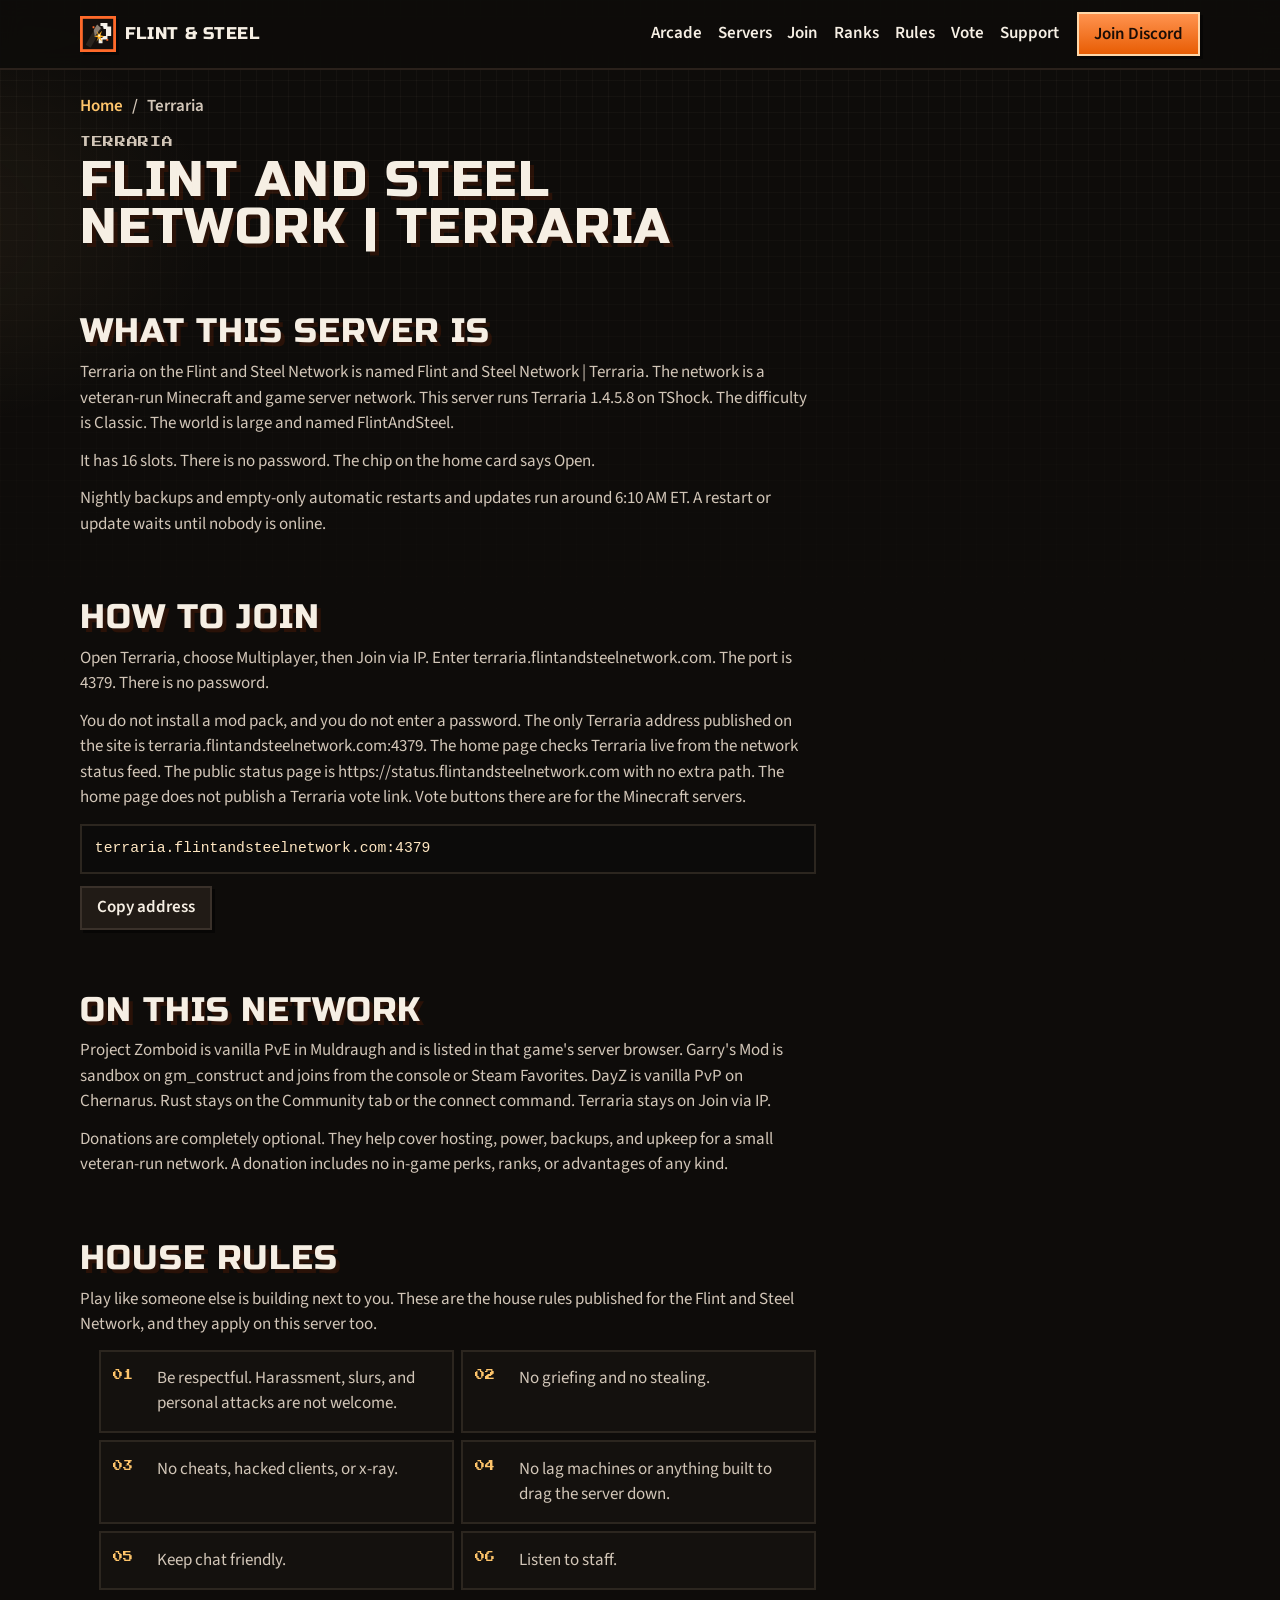
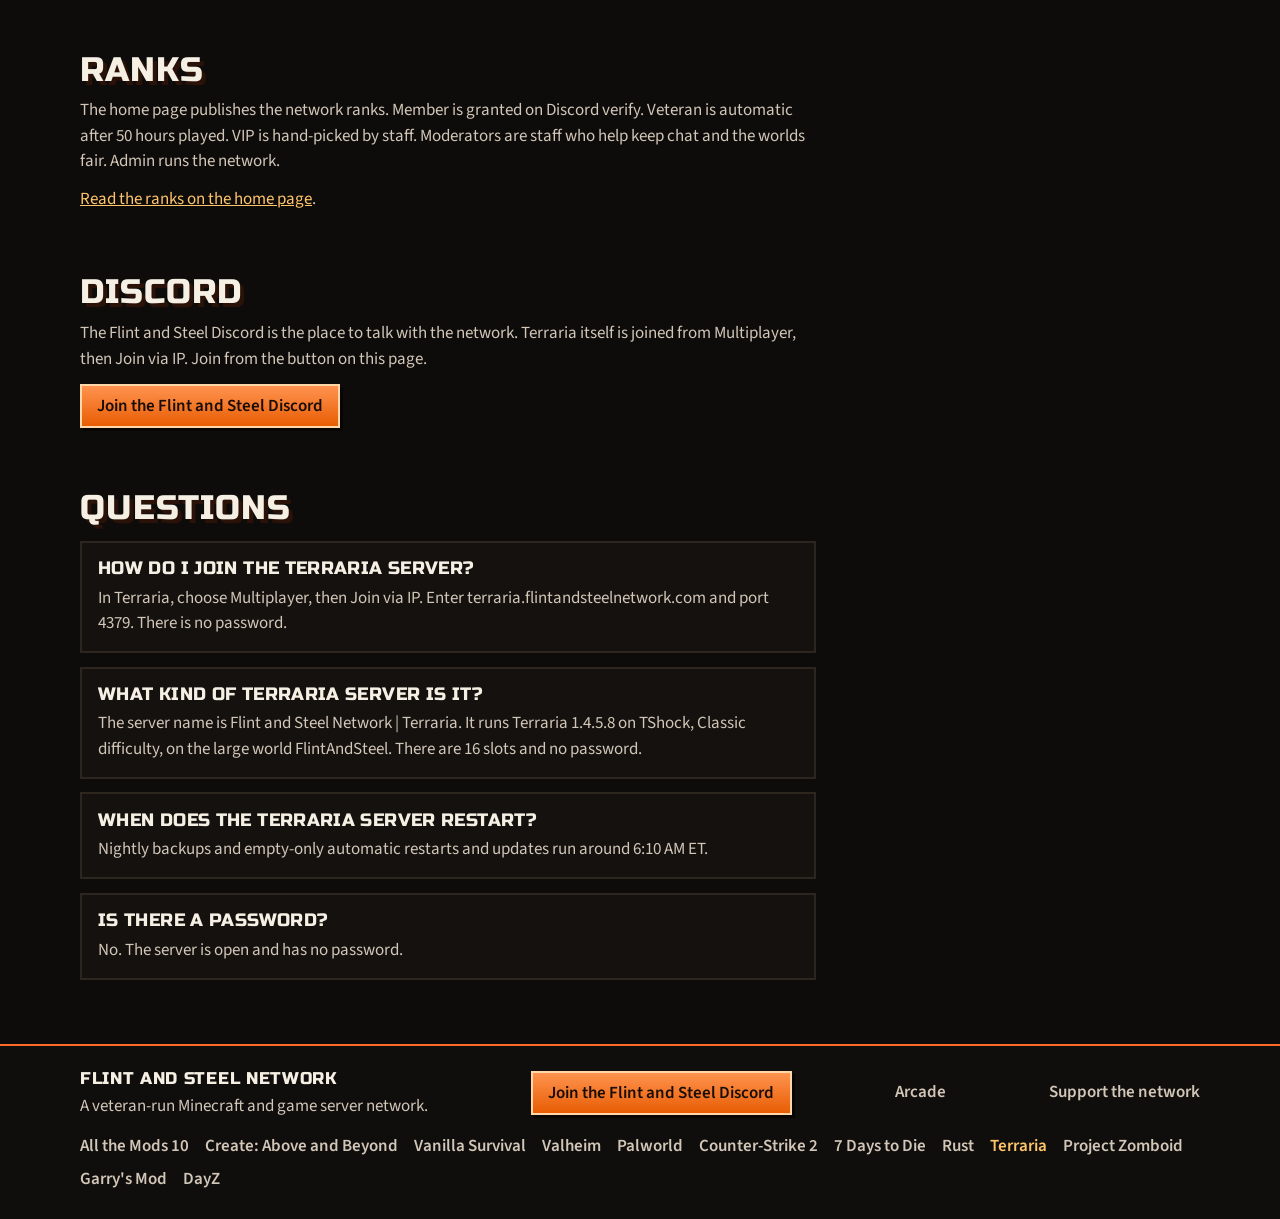
<file: terraria/index.html>
<!DOCTYPE html>
<html lang="en">
<head>
  <meta charset="utf-8">
  <meta name="viewport" content="width=device-width, initial-scale=1">
  <meta name="theme-color" content="#0e0c0a">
  <meta name="color-scheme" content="dark">
  <title>Terraria Server | Flint and Steel Network</title>
  <meta name="description" content="Veteran-run Terraria server, Flint and Steel Network | Terraria. Version 1.4.5.8 on TShock, Classic difficulty, large world FlintAndSteel, 16 slots, no password. Join via IP on port 4379.">
  <link rel="canonical" href="https://flintandsteelnetwork.com/terraria/">
  <meta property="og:type" content="website">
  <meta property="og:site_name" content="Flint and Steel Network">
  <meta property="og:locale" content="en_US">
  <meta property="og:title" content="Terraria Server | Flint and Steel Network">
  <meta property="og:description" content="Veteran-run Terraria server, Flint and Steel Network | Terraria. Version 1.4.5.8 on TShock, Classic difficulty, large world FlintAndSteel, 16 slots, no password. Join via IP on port 4379.">
  <meta property="og:url" content="https://flintandsteelnetwork.com/terraria/">
  <meta property="og:image" content="https://flintandsteelnetwork.com/images/og.png">
  <meta property="og:image:secure_url" content="https://flintandsteelnetwork.com/images/og.png">
  <meta property="og:image:type" content="image/png">
  <meta property="og:image:width" content="1200">
  <meta property="og:image:height" content="630">
  <meta property="og:image:alt" content="Flint and Steel Network, a veteran-run Minecraft and game server network">
  <meta name="twitter:card" content="summary_large_image">
  <meta name="twitter:title" content="Terraria Server | Flint and Steel Network">
  <meta name="twitter:description" content="Veteran-run Terraria server, Flint and Steel Network | Terraria. Version 1.4.5.8 on TShock, Classic difficulty, large world FlintAndSteel, 16 slots, no password. Join via IP on port 4379.">
  <meta name="twitter:image" content="https://flintandsteelnetwork.com/images/og.png">
  <meta name="twitter:image:alt" content="Flint and Steel Network, a veteran-run Minecraft and game server network">
  <meta name="referrer" content="strict-origin-when-cross-origin">
  <meta http-equiv="Content-Security-Policy" content="default-src 'self'; script-src 'self'; style-src 'self'; font-src 'self'; img-src 'self'; connect-src 'self' https://api.mcstatus.io https://status.flintandsteelnetwork.com; base-uri 'none'; object-src 'none'; form-action 'none'">
  <link rel="icon" href="/favicon.ico" sizes="any">
  <link rel="icon" href="/favicon.svg" type="image/svg+xml">
  <link rel="apple-touch-icon" href="/images/apple-touch-icon.png">
  <link rel="manifest" href="/site.webmanifest">
  <link rel="stylesheet" href="/css/site.css">
  <script type="application/ld+json">
  {
    "@context": "https://schema.org",
    "@graph": [
      {
        "@type": "BreadcrumbList",
        "itemListElement": [
          {
            "@type": "ListItem",
            "position": 1,
            "name": "Home",
            "item": "https://flintandsteelnetwork.com/"
          },
          {
            "@type": "ListItem",
            "position": 2,
            "name": "Terraria",
            "item": "https://flintandsteelnetwork.com/terraria/"
          }
        ]
      },
      {
        "@type": "FAQPage",
        "mainEntity": [
          {
            "@type": "Question",
            "name": "How do I join the Terraria server?",
            "acceptedAnswer": {
              "@type": "Answer",
              "text": "In Terraria, choose Multiplayer, then Join via IP. Enter terraria.flintandsteelnetwork.com and port 4379. There is no password."
            }
          },
          {
            "@type": "Question",
            "name": "What kind of Terraria server is it?",
            "acceptedAnswer": {
              "@type": "Answer",
              "text": "The server name is Flint and Steel Network | Terraria. It runs Terraria 1.4.5.8 on TShock, Classic difficulty, on the large world FlintAndSteel. There are 16 slots and no password."
            }
          },
          {
            "@type": "Question",
            "name": "When does the Terraria server restart?",
            "acceptedAnswer": {
              "@type": "Answer",
              "text": "Nightly backups and empty-only automatic restarts and updates run around 6:10 AM ET."
            }
          },
          {
            "@type": "Question",
            "name": "Is there a password?",
            "acceptedAnswer": {
              "@type": "Answer",
              "text": "No. The server is open and has no password."
            }
          }
        ]
      }
    ]
  }
  </script>
</head>
<body>
  <a class="skip" href="#content">Skip to content</a>
  <header class="site-header">
    <div class="wrap header-inner">
      <a class="brand" href="/">
        <img src="/favicon.svg" alt="" width="36" height="36">
        <span class="brand-name brand-name-long">Flint &amp; Steel</span>
        <span class="brand-name brand-name-short">F&amp;S</span>
      </a>
      <nav class="nav-desktop" aria-label="Sections">
        <a class="nav-link" href="/arcade/">Arcade</a>
        <a class="nav-link" href="/#servers">Servers</a>
        <a class="nav-link" href="/#join">Join</a>
        <a class="nav-link" href="/#ranks">Ranks</a>
        <a class="nav-link" href="/#rules">Rules</a>
        <a class="nav-link" href="/#vote">Vote</a>
        <a class="nav-link" href="https://ko-fi.com/flintandsteelnetwork" target="_blank" rel="noopener noreferrer">Support<span class="sr-only"> the network (opens in a new tab)</span></a>
      </nav>
      <a class="btn btn-ember btn-discord" href="https://discord.gg/zWJfDJQcgP" target="_blank" rel="noopener noreferrer">
        <span class="long">Join Discord</span>
        <span class="short">Discord</span>
        <span class="sr-only"> (opens in a new tab)</span>
      </a>
      <button type="button" class="btn btn-steel nav-toggle" aria-expanded="false" aria-controls="mobile-nav">Menu</button>
      <nav id="mobile-nav" class="nav-mobile" hidden aria-label="Sections">
        <a class="nav-link" href="/arcade/">Arcade</a>
        <a class="nav-link" href="/#servers">Servers</a>
        <a class="nav-link" href="/#join">Join</a>
        <a class="nav-link" href="/#ranks">Ranks</a>
        <a class="nav-link" href="/#rules">Rules</a>
        <a class="nav-link" href="/#vote">Vote</a>
        <a class="nav-link" href="https://ko-fi.com/flintandsteelnetwork" target="_blank" rel="noopener noreferrer">Support<span class="sr-only"> the network (opens in a new tab)</span></a>
      </nav>
    </div>
  </header>
  <main id="content" class="wrap">
    <nav class="crumbs" aria-label="Breadcrumb">
      <a href="/">Home</a>
      <span aria-hidden="true">/</span>
      <span>Terraria</span>
    </nav>
    <article class="server-page">
      <p class="kicker">Terraria</p>
      <h1>Flint and Steel Network | Terraria</h1>
      <section class="section">
        <h2>What this server is</h2>
        <p>Terraria on the Flint and Steel Network is named Flint and Steel Network | Terraria. The network is a veteran-run Minecraft and game server network. This server runs Terraria 1.4.5.8 on TShock. The difficulty is Classic. The world is large and named FlintAndSteel.</p>
        <p>It has 16 slots. There is no password. The chip on the home card says Open.</p>
        <p>Nightly backups and empty-only automatic restarts and updates run around 6:10 AM ET. A restart or update waits until nobody is online.</p>
      </section>
      <section class="section">
        <h2>How to join</h2>
        <p>Open Terraria, choose Multiplayer, then Join via IP. Enter terraria.flintandsteelnetwork.com. The port is 4379. There is no password.</p>
        <p>You do not install a mod pack, and you do not enter a password. The only Terraria address published on the site is terraria.flintandsteelnetwork.com:4379. The home page checks Terraria live from the network status feed. The public status page is https://status.flintandsteelnetwork.com with no extra path. The home page does not publish a Terraria vote link. Vote buttons there are for the Minecraft servers.</p>
        <code class="address">terraria.flintandsteelnetwork.com:4379</code>
        <p><button type="button" class="btn btn-steel btn-copy" data-copy="terraria.flintandsteelnetwork.com:4379" data-copy-what="Terraria address">Copy address</button></p>
      </section>
      <section class="section">
        <h2>On this network</h2>
        <p>Project Zomboid is vanilla PvE in Muldraugh and is listed in that game's server browser. Garry's Mod is sandbox on gm_construct and joins from the console or Steam Favorites. DayZ is vanilla PvP on Chernarus. Rust stays on the Community tab or the connect command. Terraria stays on Join via IP.</p>
        <p>Donations are completely optional. They help cover hosting, power, backups, and upkeep for a small veteran-run network. A donation includes no in-game perks, ranks, or advantages of any kind.</p>
      </section>
      <section class="section">
        <h2>House rules</h2>
        <p>Play like someone else is building next to you. These are the house rules published for the Flint and Steel Network, and they apply on this server too.</p>
        <ol class="rules">
            <li>Be respectful. Harassment, slurs, and personal attacks are not welcome.</li>
            <li>No griefing and no stealing.</li>
            <li>No cheats, hacked clients, or x-ray.</li>
            <li>No lag machines or anything built to drag the server down.</li>
            <li>Keep chat friendly.</li>
            <li>Listen to staff.</li>
        </ol>
      </section>
      <section class="section">
        <h2>Ranks</h2>
        <p>The home page publishes the network ranks. Member is granted on Discord verify. Veteran is automatic after 50 hours played. VIP is hand-picked by staff. Moderators are staff who help keep chat and the worlds fair. Admin runs the network.</p>
        <p><a href="/#ranks">Read the ranks on the home page</a>.</p>
      </section>
      <section class="section">
        <h2>Discord</h2>
        <p>The Flint and Steel Discord is the place to talk with the network. Terraria itself is joined from Multiplayer, then Join via IP. Join from the button on this page.</p>
        <p><a class="btn btn-ember" href="https://discord.gg/zWJfDJQcgP" target="_blank" rel="noopener noreferrer">Join the Flint and Steel Discord<span class="sr-only"> (opens in a new tab)</span></a></p>
      </section>
      <section class="section" id="faq">
        <h2>Questions</h2>
        <div class="faq">
          <article>
            <h3>How do I join the Terraria server?</h3>
            <p>In Terraria, choose Multiplayer, then Join via IP. Enter terraria.flintandsteelnetwork.com and port 4379. There is no password.</p>
          </article>
          <article>
            <h3>What kind of Terraria server is it?</h3>
            <p>The server name is Flint and Steel Network | Terraria. It runs Terraria 1.4.5.8 on TShock, Classic difficulty, on the large world FlintAndSteel. There are 16 slots and no password.</p>
          </article>
          <article>
            <h3>When does the Terraria server restart?</h3>
            <p>Nightly backups and empty-only automatic restarts and updates run around 6:10 AM ET.</p>
          </article>
          <article>
            <h3>Is there a password?</h3>
            <p>No. The server is open and has no password.</p>
          </article>
        </div>
      </section>
    </article>
  </main>
  <footer class="site-footer">
    <div class="wrap footer-inner">
      <div class="footer-id">
        <p class="footer-brand">Flint and Steel Network</p>
        <p class="footer-about">A veteran-run Minecraft and game server network.</p>
      </div>
      <a class="btn btn-ember" href="https://discord.gg/zWJfDJQcgP" target="_blank" rel="noopener noreferrer">Join the Flint and Steel Discord<span class="sr-only"> (opens in a new tab)</span></a>
      <a class="footer-support" href="/arcade/">Arcade</a>
      <a class="footer-support" href="https://ko-fi.com/flintandsteelnetwork" target="_blank" rel="noopener noreferrer">Support the network<span class="sr-only"> (opens in a new tab)</span></a>
      <nav class="footer-servers" aria-label="Servers">
        <a href="/atm10/">All the Mods 10</a>
        <a href="/create-above-and-beyond/">Create: Above and Beyond</a>
        <a href="/vanilla/">Vanilla Survival</a>
        <a href="/valheim/">Valheim</a>
        <a href="/palworld/">Palworld</a>
        <a href="/cs2/">Counter-Strike 2</a>
        <a href="/7-days-to-die/">7 Days to Die</a>
        <a href="/rust/">Rust</a>
        <a href="/terraria/" aria-current="page">Terraria</a>
        <a href="/zomboid/">Project Zomboid</a>
        <a href="/gmod/">Garry's Mod</a>
        <a href="/dayz/">DayZ</a>
      </nav>
    </div>
  </footer>
  <script src="/js/site.js" defer></script>
</body>
</html>
</file>
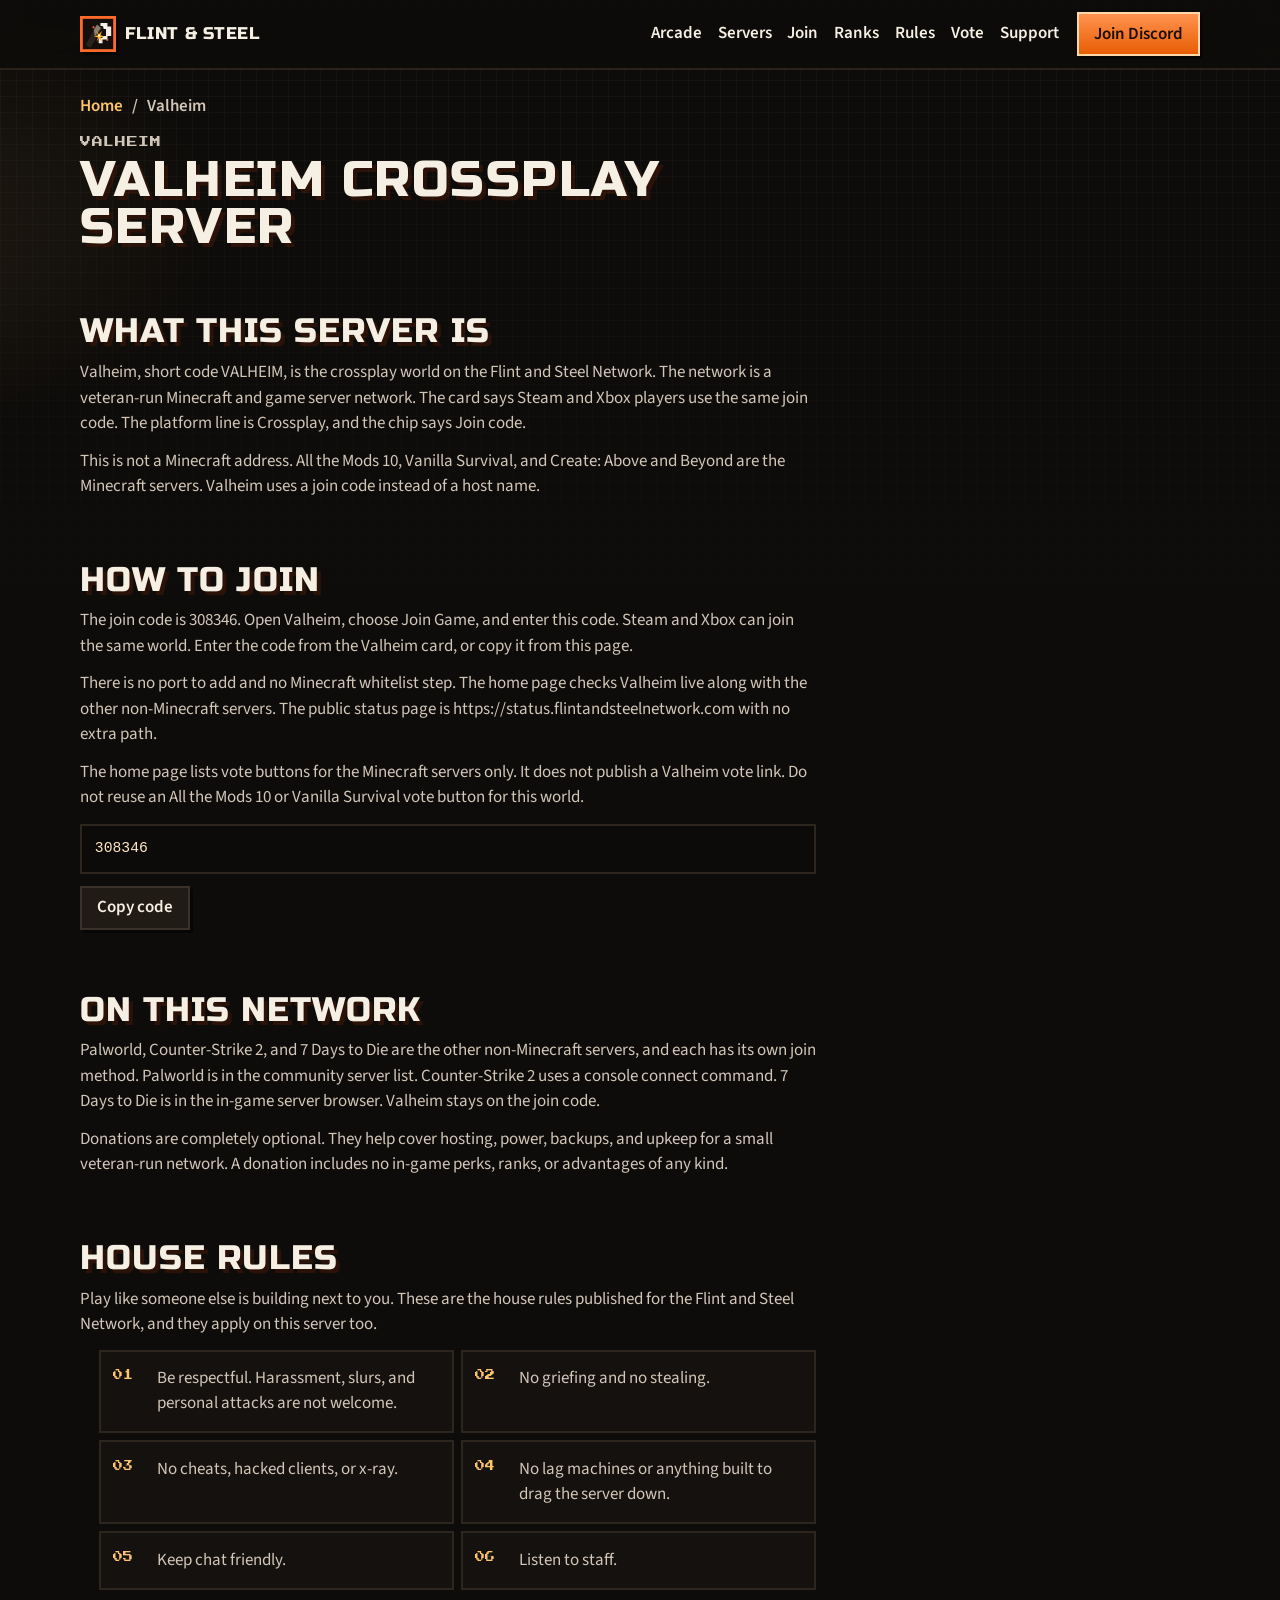
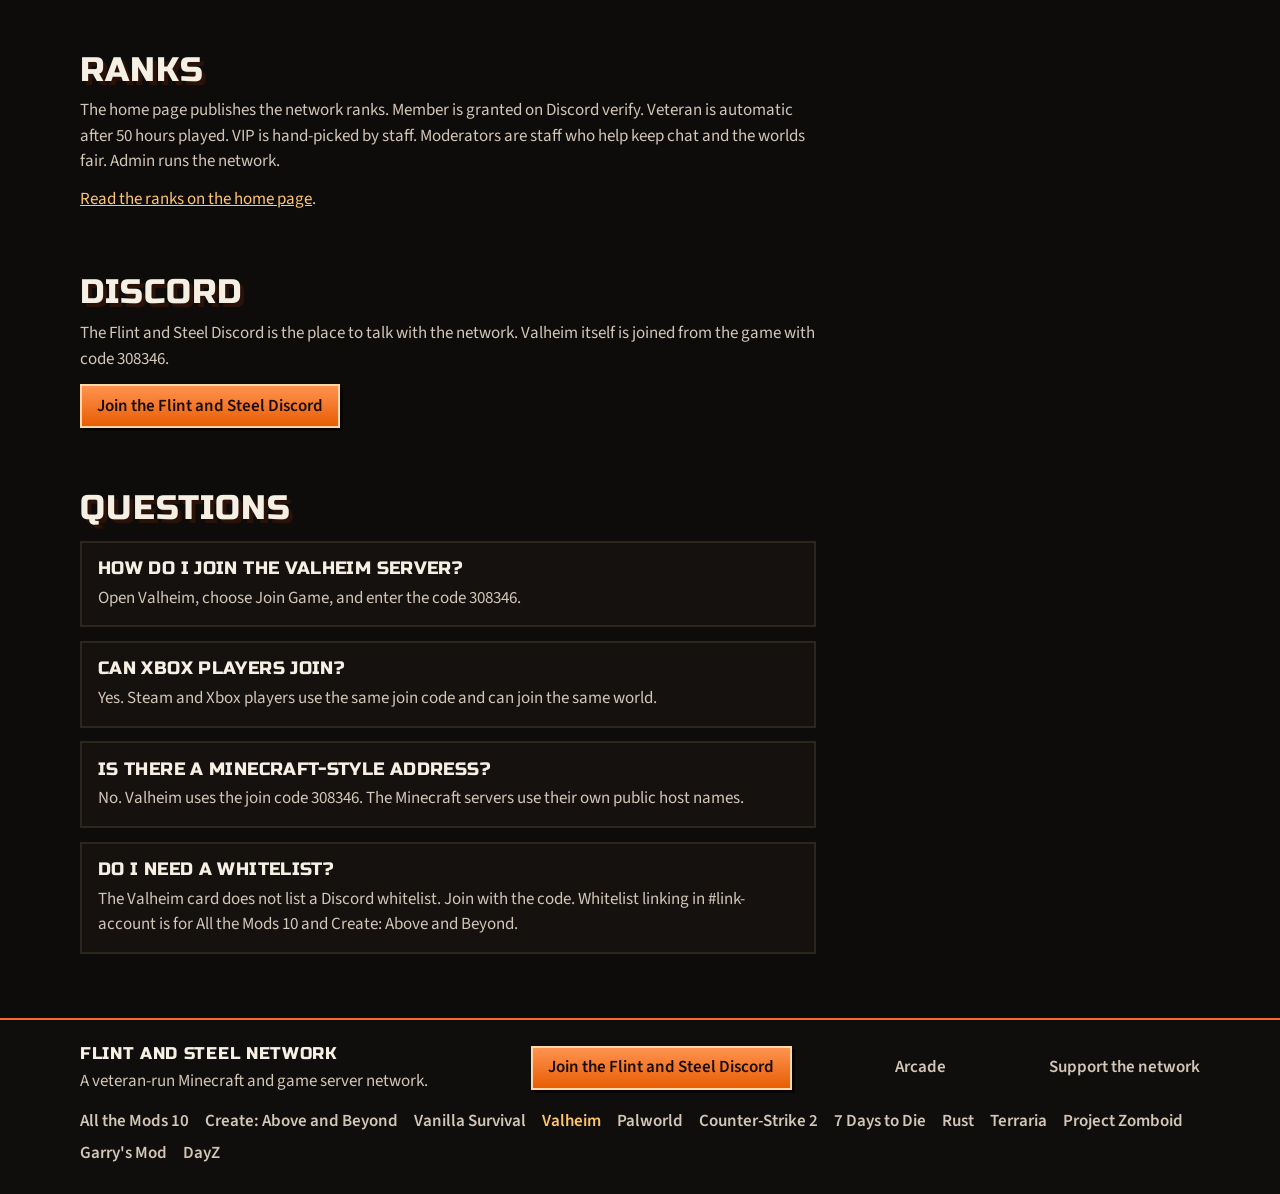
<file: valheim/index.html>
<!DOCTYPE html>
<html lang="en">
<head>
  <meta charset="utf-8">
  <meta name="viewport" content="width=device-width, initial-scale=1">
  <meta name="theme-color" content="#0e0c0a">
  <meta name="color-scheme" content="dark">
  <title>Valheim Crossplay Server | Flint and Steel Network</title>
  <meta name="description" content="Veteran-run Valheim crossplay server. Steam and Xbox players join with code 308346. Open Valheim, choose Join Game, and enter the code.">
  <link rel="canonical" href="https://flintandsteelnetwork.com/valheim/">
  <meta property="og:type" content="website">
  <meta property="og:site_name" content="Flint and Steel Network">
  <meta property="og:locale" content="en_US">
  <meta property="og:title" content="Valheim Crossplay Server | Flint and Steel Network">
  <meta property="og:description" content="Veteran-run Valheim crossplay server. Steam and Xbox players join with code 308346. Open Valheim, choose Join Game, and enter the code.">
  <meta property="og:url" content="https://flintandsteelnetwork.com/valheim/">
  <meta property="og:image" content="https://flintandsteelnetwork.com/images/og.png">
  <meta property="og:image:secure_url" content="https://flintandsteelnetwork.com/images/og.png">
  <meta property="og:image:type" content="image/png">
  <meta property="og:image:width" content="1200">
  <meta property="og:image:height" content="630">
  <meta property="og:image:alt" content="Flint and Steel Network, a veteran-run Minecraft and game server network">
  <meta name="twitter:card" content="summary_large_image">
  <meta name="twitter:title" content="Valheim Crossplay Server | Flint and Steel Network">
  <meta name="twitter:description" content="Veteran-run Valheim crossplay server. Steam and Xbox players join with code 308346. Open Valheim, choose Join Game, and enter the code.">
  <meta name="twitter:image" content="https://flintandsteelnetwork.com/images/og.png">
  <meta name="twitter:image:alt" content="Flint and Steel Network, a veteran-run Minecraft and game server network">
  <meta name="referrer" content="strict-origin-when-cross-origin">
  <meta http-equiv="Content-Security-Policy" content="default-src 'self'; script-src 'self'; style-src 'self'; font-src 'self'; img-src 'self'; connect-src 'self' https://api.mcstatus.io https://status.flintandsteelnetwork.com; base-uri 'none'; object-src 'none'; form-action 'none'">
  <link rel="icon" href="/favicon.ico" sizes="any">
  <link rel="icon" href="/favicon.svg" type="image/svg+xml">
  <link rel="apple-touch-icon" href="/images/apple-touch-icon.png">
  <link rel="manifest" href="/site.webmanifest">
  <link rel="stylesheet" href="/css/site.css">
  <script type="application/ld+json">
  {
    "@context": "https://schema.org",
    "@graph": [
      {
        "@type": "BreadcrumbList",
        "itemListElement": [
          {
            "@type": "ListItem",
            "position": 1,
            "name": "Home",
            "item": "https://flintandsteelnetwork.com/"
          },
          {
            "@type": "ListItem",
            "position": 2,
            "name": "Valheim",
            "item": "https://flintandsteelnetwork.com/valheim/"
          }
        ]
      },
      {
        "@type": "FAQPage",
        "mainEntity": [
          {
            "@type": "Question",
            "name": "How do I join the Valheim server?",
            "acceptedAnswer": {
              "@type": "Answer",
              "text": "Open Valheim, choose Join Game, and enter the code 308346."
            }
          },
          {
            "@type": "Question",
            "name": "Can Xbox players join?",
            "acceptedAnswer": {
              "@type": "Answer",
              "text": "Yes. Steam and Xbox players use the same join code and can join the same world."
            }
          },
          {
            "@type": "Question",
            "name": "Is there a Minecraft-style address?",
            "acceptedAnswer": {
              "@type": "Answer",
              "text": "No. Valheim uses the join code 308346. The Minecraft servers use their own public host names."
            }
          },
          {
            "@type": "Question",
            "name": "Do I need a whitelist?",
            "acceptedAnswer": {
              "@type": "Answer",
              "text": "The Valheim card does not list a Discord whitelist. Join with the code. Whitelist linking in #link-account is for All the Mods 10 and Create: Above and Beyond."
            }
          }
        ]
      }
    ]
  }
  </script>
</head>
<body>
  <a class="skip" href="#content">Skip to content</a>
  <header class="site-header">
    <div class="wrap header-inner">
      <a class="brand" href="/">
        <img src="/favicon.svg" alt="" width="36" height="36">
        <span class="brand-name brand-name-long">Flint &amp; Steel</span>
        <span class="brand-name brand-name-short">F&amp;S</span>
      </a>
      <nav class="nav-desktop" aria-label="Sections">
        <a class="nav-link" href="/arcade/">Arcade</a>
        <a class="nav-link" href="/#servers">Servers</a>
        <a class="nav-link" href="/#join">Join</a>
        <a class="nav-link" href="/#ranks">Ranks</a>
        <a class="nav-link" href="/#rules">Rules</a>
        <a class="nav-link" href="/#vote">Vote</a>
        <a class="nav-link" href="https://ko-fi.com/flintandsteelnetwork" target="_blank" rel="noopener noreferrer">Support<span class="sr-only"> the network (opens in a new tab)</span></a>
      </nav>
      <a class="btn btn-ember btn-discord" href="https://discord.gg/zWJfDJQcgP" target="_blank" rel="noopener noreferrer">
        <span class="long">Join Discord</span>
        <span class="short">Discord</span>
        <span class="sr-only"> (opens in a new tab)</span>
      </a>
      <button type="button" class="btn btn-steel nav-toggle" aria-expanded="false" aria-controls="mobile-nav">Menu</button>
      <nav id="mobile-nav" class="nav-mobile" hidden aria-label="Sections">
        <a class="nav-link" href="/arcade/">Arcade</a>
        <a class="nav-link" href="/#servers">Servers</a>
        <a class="nav-link" href="/#join">Join</a>
        <a class="nav-link" href="/#ranks">Ranks</a>
        <a class="nav-link" href="/#rules">Rules</a>
        <a class="nav-link" href="/#vote">Vote</a>
        <a class="nav-link" href="https://ko-fi.com/flintandsteelnetwork" target="_blank" rel="noopener noreferrer">Support<span class="sr-only"> the network (opens in a new tab)</span></a>
      </nav>
    </div>
  </header>
  <main id="content" class="wrap">
    <nav class="crumbs" aria-label="Breadcrumb">
      <a href="/">Home</a>
      <span aria-hidden="true">/</span>
      <span>Valheim</span>
    </nav>
    <article class="server-page">
      <p class="kicker">Valheim</p>
      <h1>Valheim crossplay server</h1>
      <section class="section">
        <h2>What this server is</h2>
        <p>Valheim, short code VALHEIM, is the crossplay world on the Flint and Steel Network. The network is a veteran-run Minecraft and game server network. The card says Steam and Xbox players use the same join code. The platform line is Crossplay, and the chip says Join code.</p>
        <p>This is not a Minecraft address. All the Mods 10, Vanilla Survival, and Create: Above and Beyond are the Minecraft servers. Valheim uses a join code instead of a host name.</p>
      </section>
      <section class="section">
        <h2>How to join</h2>
        <p>The join code is 308346. Open Valheim, choose Join Game, and enter this code. Steam and Xbox can join the same world. Enter the code from the Valheim card, or copy it from this page.</p>
        <p>There is no port to add and no Minecraft whitelist step. The home page checks Valheim live along with the other non-Minecraft servers. The public status page is https://status.flintandsteelnetwork.com with no extra path.</p>
        <p>The home page lists vote buttons for the Minecraft servers only. It does not publish a Valheim vote link. Do not reuse an All the Mods 10 or Vanilla Survival vote button for this world.</p>
        <code class="address">308346</code>
        <p><button type="button" class="btn btn-steel btn-copy" data-copy="308346" data-copy-what="Valheim join code">Copy code</button></p>
      </section>
      <section class="section">
        <h2>On this network</h2>
        <p>Palworld, Counter-Strike 2, and 7 Days to Die are the other non-Minecraft servers, and each has its own join method. Palworld is in the community server list. Counter-Strike 2 uses a console connect command. 7 Days to Die is in the in-game server browser. Valheim stays on the join code.</p>
        <p>Donations are completely optional. They help cover hosting, power, backups, and upkeep for a small veteran-run network. A donation includes no in-game perks, ranks, or advantages of any kind.</p>
      </section>
      <section class="section">
        <h2>House rules</h2>
        <p>Play like someone else is building next to you. These are the house rules published for the Flint and Steel Network, and they apply on this server too.</p>
        <ol class="rules">
            <li>Be respectful. Harassment, slurs, and personal attacks are not welcome.</li>
            <li>No griefing and no stealing.</li>
            <li>No cheats, hacked clients, or x-ray.</li>
            <li>No lag machines or anything built to drag the server down.</li>
            <li>Keep chat friendly.</li>
            <li>Listen to staff.</li>
        </ol>
      </section>
      <section class="section">
        <h2>Ranks</h2>
        <p>The home page publishes the network ranks. Member is granted on Discord verify. Veteran is automatic after 50 hours played. VIP is hand-picked by staff. Moderators are staff who help keep chat and the worlds fair. Admin runs the network.</p>
        <p><a href="/#ranks">Read the ranks on the home page</a>.</p>
      </section>
      <section class="section">
        <h2>Discord</h2>
        <p>The Flint and Steel Discord is the place to talk with the network. Valheim itself is joined from the game with code 308346.</p>
        <p><a class="btn btn-ember" href="https://discord.gg/zWJfDJQcgP" target="_blank" rel="noopener noreferrer">Join the Flint and Steel Discord<span class="sr-only"> (opens in a new tab)</span></a></p>
      </section>
      <section class="section" id="faq">
        <h2>Questions</h2>
        <div class="faq">
          <article>
            <h3>How do I join the Valheim server?</h3>
            <p>Open Valheim, choose Join Game, and enter the code 308346.</p>
          </article>
          <article>
            <h3>Can Xbox players join?</h3>
            <p>Yes. Steam and Xbox players use the same join code and can join the same world.</p>
          </article>
          <article>
            <h3>Is there a Minecraft-style address?</h3>
            <p>No. Valheim uses the join code 308346. The Minecraft servers use their own public host names.</p>
          </article>
          <article>
            <h3>Do I need a whitelist?</h3>
            <p>The Valheim card does not list a Discord whitelist. Join with the code. Whitelist linking in #link-account is for All the Mods 10 and Create: Above and Beyond.</p>
          </article>
        </div>
      </section>
    </article>
  </main>
  <footer class="site-footer">
    <div class="wrap footer-inner">
      <div class="footer-id">
        <p class="footer-brand">Flint and Steel Network</p>
        <p class="footer-about">A veteran-run Minecraft and game server network.</p>
      </div>
      <a class="btn btn-ember" href="https://discord.gg/zWJfDJQcgP" target="_blank" rel="noopener noreferrer">Join the Flint and Steel Discord<span class="sr-only"> (opens in a new tab)</span></a>
      <a class="footer-support" href="/arcade/">Arcade</a>
      <a class="footer-support" href="https://ko-fi.com/flintandsteelnetwork" target="_blank" rel="noopener noreferrer">Support the network<span class="sr-only"> (opens in a new tab)</span></a>
      <nav class="footer-servers" aria-label="Servers">
        <a href="/atm10/">All the Mods 10</a>
        <a href="/create-above-and-beyond/">Create: Above and Beyond</a>
        <a href="/vanilla/">Vanilla Survival</a>
        <a href="/valheim/" aria-current="page">Valheim</a>
        <a href="/palworld/">Palworld</a>
        <a href="/cs2/">Counter-Strike 2</a>
        <a href="/7-days-to-die/">7 Days to Die</a>
        <a href="/rust/">Rust</a>
        <a href="/terraria/">Terraria</a>
        <a href="/zomboid/">Project Zomboid</a>
        <a href="/gmod/">Garry's Mod</a>
        <a href="/dayz/">DayZ</a>
      </nav>
    </div>
  </footer>
  <script src="/js/site.js" defer></script>
</body>
</html>
</file>
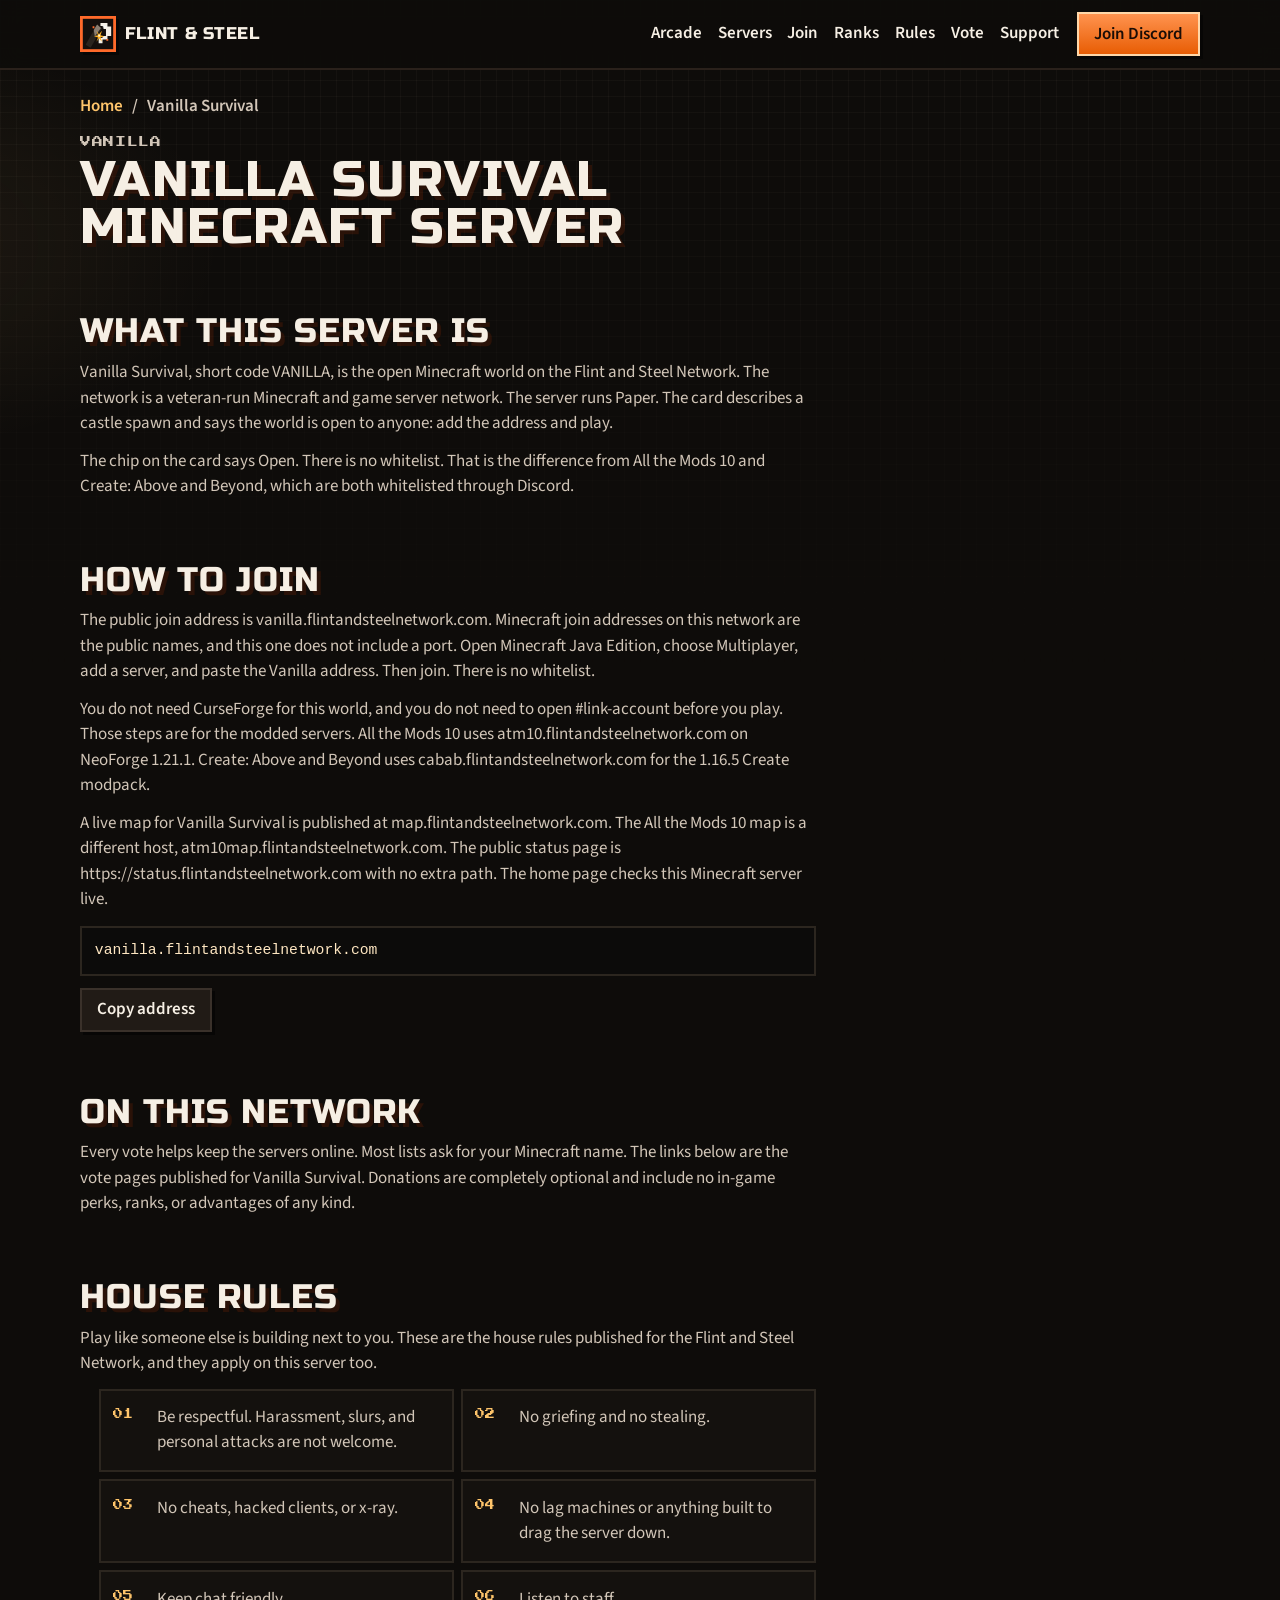
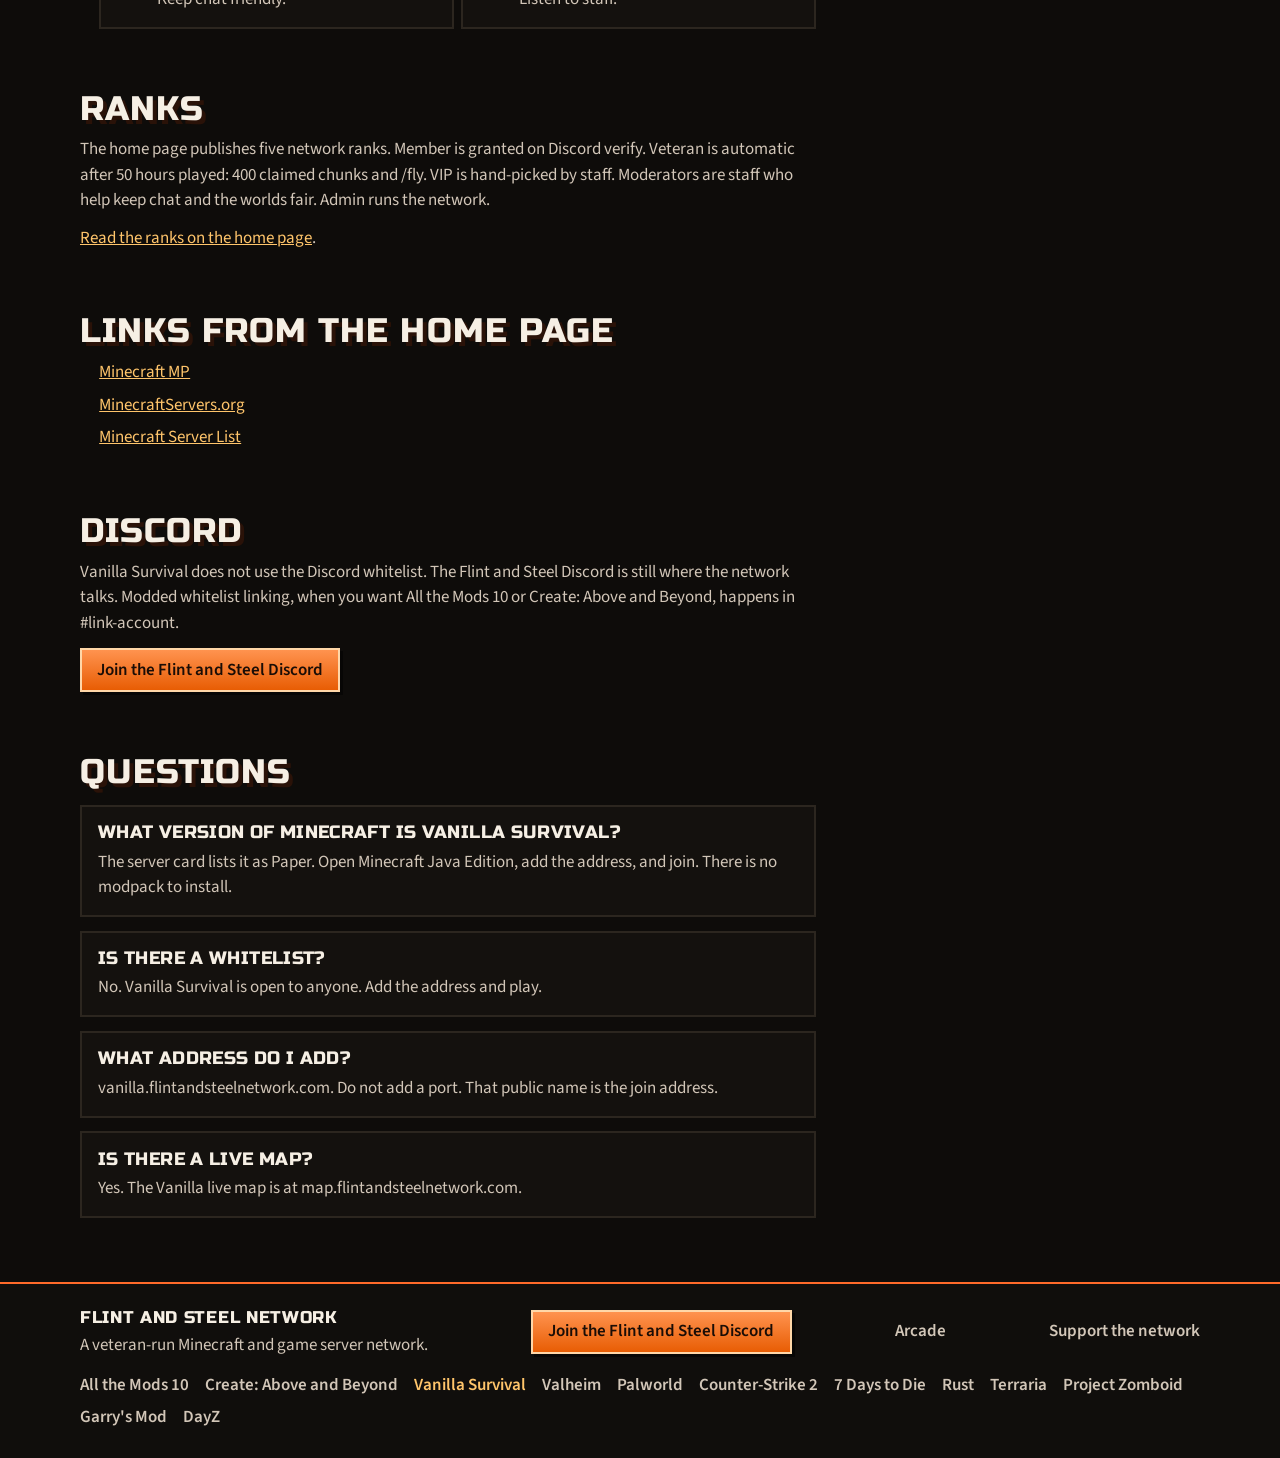
<file: vanilla/index.html>
<!DOCTYPE html>
<html lang="en">
<head>
  <meta charset="utf-8">
  <meta name="viewport" content="width=device-width, initial-scale=1">
  <meta name="theme-color" content="#0e0c0a">
  <meta name="color-scheme" content="dark">
  <title>Vanilla Survival Minecraft Server | Flint and Steel Network</title>
  <meta name="description" content="Veteran-run Vanilla Survival Minecraft server on Paper. Open world, castle spawn, no whitelist. Join at vanilla.flintandsteelnetwork.com.">
  <link rel="canonical" href="https://flintandsteelnetwork.com/vanilla/">
  <meta property="og:type" content="website">
  <meta property="og:site_name" content="Flint and Steel Network">
  <meta property="og:locale" content="en_US">
  <meta property="og:title" content="Vanilla Survival Minecraft Server | Flint and Steel Network">
  <meta property="og:description" content="Veteran-run Vanilla Survival Minecraft server on Paper. Open world, castle spawn, no whitelist. Join at vanilla.flintandsteelnetwork.com.">
  <meta property="og:url" content="https://flintandsteelnetwork.com/vanilla/">
  <meta property="og:image" content="https://flintandsteelnetwork.com/images/og.png">
  <meta property="og:image:secure_url" content="https://flintandsteelnetwork.com/images/og.png">
  <meta property="og:image:type" content="image/png">
  <meta property="og:image:width" content="1200">
  <meta property="og:image:height" content="630">
  <meta property="og:image:alt" content="Flint and Steel Network, a veteran-run Minecraft and game server network">
  <meta name="twitter:card" content="summary_large_image">
  <meta name="twitter:title" content="Vanilla Survival Minecraft Server | Flint and Steel Network">
  <meta name="twitter:description" content="Veteran-run Vanilla Survival Minecraft server on Paper. Open world, castle spawn, no whitelist. Join at vanilla.flintandsteelnetwork.com.">
  <meta name="twitter:image" content="https://flintandsteelnetwork.com/images/og.png">
  <meta name="twitter:image:alt" content="Flint and Steel Network, a veteran-run Minecraft and game server network">
  <meta name="referrer" content="strict-origin-when-cross-origin">
  <meta http-equiv="Content-Security-Policy" content="default-src 'self'; script-src 'self'; style-src 'self'; font-src 'self'; img-src 'self'; connect-src 'self' https://api.mcstatus.io https://status.flintandsteelnetwork.com; base-uri 'none'; object-src 'none'; form-action 'none'">
  <link rel="icon" href="/favicon.ico" sizes="any">
  <link rel="icon" href="/favicon.svg" type="image/svg+xml">
  <link rel="apple-touch-icon" href="/images/apple-touch-icon.png">
  <link rel="manifest" href="/site.webmanifest">
  <link rel="stylesheet" href="/css/site.css">
  <script type="application/ld+json">
  {
    "@context": "https://schema.org",
    "@graph": [
      {
        "@type": "BreadcrumbList",
        "itemListElement": [
          {
            "@type": "ListItem",
            "position": 1,
            "name": "Home",
            "item": "https://flintandsteelnetwork.com/"
          },
          {
            "@type": "ListItem",
            "position": 2,
            "name": "Vanilla Survival",
            "item": "https://flintandsteelnetwork.com/vanilla/"
          }
        ]
      },
      {
        "@type": "FAQPage",
        "mainEntity": [
          {
            "@type": "Question",
            "name": "What version of Minecraft is Vanilla Survival?",
            "acceptedAnswer": {
              "@type": "Answer",
              "text": "The server card lists it as Paper. Open Minecraft Java Edition, add the address, and join. There is no modpack to install."
            }
          },
          {
            "@type": "Question",
            "name": "Is there a whitelist?",
            "acceptedAnswer": {
              "@type": "Answer",
              "text": "No. Vanilla Survival is open to anyone. Add the address and play."
            }
          },
          {
            "@type": "Question",
            "name": "What address do I add?",
            "acceptedAnswer": {
              "@type": "Answer",
              "text": "vanilla.flintandsteelnetwork.com. Do not add a port. That public name is the join address."
            }
          },
          {
            "@type": "Question",
            "name": "Is there a live map?",
            "acceptedAnswer": {
              "@type": "Answer",
              "text": "Yes. The Vanilla live map is at map.flintandsteelnetwork.com."
            }
          }
        ]
      }
    ]
  }
  </script>
</head>
<body>
  <a class="skip" href="#content">Skip to content</a>
  <header class="site-header">
    <div class="wrap header-inner">
      <a class="brand" href="/">
        <img src="/favicon.svg" alt="" width="36" height="36">
        <span class="brand-name brand-name-long">Flint &amp; Steel</span>
        <span class="brand-name brand-name-short">F&amp;S</span>
      </a>
      <nav class="nav-desktop" aria-label="Sections">
        <a class="nav-link" href="/arcade/">Arcade</a>
        <a class="nav-link" href="/#servers">Servers</a>
        <a class="nav-link" href="/#join">Join</a>
        <a class="nav-link" href="/#ranks">Ranks</a>
        <a class="nav-link" href="/#rules">Rules</a>
        <a class="nav-link" href="/#vote">Vote</a>
        <a class="nav-link" href="https://ko-fi.com/flintandsteelnetwork" target="_blank" rel="noopener noreferrer">Support<span class="sr-only"> the network (opens in a new tab)</span></a>
      </nav>
      <a class="btn btn-ember btn-discord" href="https://discord.gg/zWJfDJQcgP" target="_blank" rel="noopener noreferrer">
        <span class="long">Join Discord</span>
        <span class="short">Discord</span>
        <span class="sr-only"> (opens in a new tab)</span>
      </a>
      <button type="button" class="btn btn-steel nav-toggle" aria-expanded="false" aria-controls="mobile-nav">Menu</button>
      <nav id="mobile-nav" class="nav-mobile" hidden aria-label="Sections">
        <a class="nav-link" href="/arcade/">Arcade</a>
        <a class="nav-link" href="/#servers">Servers</a>
        <a class="nav-link" href="/#join">Join</a>
        <a class="nav-link" href="/#ranks">Ranks</a>
        <a class="nav-link" href="/#rules">Rules</a>
        <a class="nav-link" href="/#vote">Vote</a>
        <a class="nav-link" href="https://ko-fi.com/flintandsteelnetwork" target="_blank" rel="noopener noreferrer">Support<span class="sr-only"> the network (opens in a new tab)</span></a>
      </nav>
    </div>
  </header>
  <main id="content" class="wrap">
    <nav class="crumbs" aria-label="Breadcrumb">
      <a href="/">Home</a>
      <span aria-hidden="true">/</span>
      <span>Vanilla Survival</span>
    </nav>
    <article class="server-page">
      <p class="kicker">Vanilla</p>
      <h1>Vanilla Survival Minecraft server</h1>
      <section class="section">
        <h2>What this server is</h2>
        <p>Vanilla Survival, short code VANILLA, is the open Minecraft world on the Flint and Steel Network. The network is a veteran-run Minecraft and game server network. The server runs Paper. The card describes a castle spawn and says the world is open to anyone: add the address and play.</p>
        <p>The chip on the card says Open. There is no whitelist. That is the difference from All the Mods 10 and Create: Above and Beyond, which are both whitelisted through Discord.</p>
      </section>
      <section class="section">
        <h2>How to join</h2>
        <p>The public join address is vanilla.flintandsteelnetwork.com. Minecraft join addresses on this network are the public names, and this one does not include a port. Open Minecraft Java Edition, choose Multiplayer, add a server, and paste the Vanilla address. Then join. There is no whitelist.</p>
        <p>You do not need CurseForge for this world, and you do not need to open #link-account before you play. Those steps are for the modded servers. All the Mods 10 uses atm10.flintandsteelnetwork.com on NeoForge 1.21.1. Create: Above and Beyond uses cabab.flintandsteelnetwork.com for the 1.16.5 Create modpack.</p>
        <p>A live map for Vanilla Survival is published at map.flintandsteelnetwork.com. The All the Mods 10 map is a different host, atm10map.flintandsteelnetwork.com. The public status page is https://status.flintandsteelnetwork.com with no extra path. The home page checks this Minecraft server live.</p>
        <code class="address">vanilla.flintandsteelnetwork.com</code>
        <p><button type="button" class="btn btn-steel btn-copy" data-copy="vanilla.flintandsteelnetwork.com" data-copy-what="Vanilla Survival address">Copy address</button></p>
      </section>
      <section class="section">
        <h2>On this network</h2>
        <p>Every vote helps keep the servers online. Most lists ask for your Minecraft name. The links below are the vote pages published for Vanilla Survival. Donations are completely optional and include no in-game perks, ranks, or advantages of any kind.</p>
      </section>
      <section class="section">
        <h2>House rules</h2>
        <p>Play like someone else is building next to you. These are the house rules published for the Flint and Steel Network, and they apply on this server too.</p>
        <ol class="rules">
            <li>Be respectful. Harassment, slurs, and personal attacks are not welcome.</li>
            <li>No griefing and no stealing.</li>
            <li>No cheats, hacked clients, or x-ray.</li>
            <li>No lag machines or anything built to drag the server down.</li>
            <li>Keep chat friendly.</li>
            <li>Listen to staff.</li>
        </ol>
      </section>
      <section class="section">
        <h2>Ranks</h2>
        <p>The home page publishes five network ranks. Member is granted on Discord verify. Veteran is automatic after 50 hours played: 400 claimed chunks and /fly. VIP is hand-picked by staff. Moderators are staff who help keep chat and the worlds fair. Admin runs the network.</p>
        <p><a href="/#ranks">Read the ranks on the home page</a>.</p>
      </section>
      <section class="section">
        <h2>Links from the home page</h2>
        <ul class="pack-links">
          <li><a href="https://minecraft-mp.com/server/366990/vote/" target="_blank" rel="noopener noreferrer">Minecraft MP<span class="sr-only"> (opens in a new tab)</span></a></li>
          <li><a href="https://minecraftservers.org/vote/696273" target="_blank" rel="noopener noreferrer">MinecraftServers.org<span class="sr-only"> (opens in a new tab)</span></a></li>
          <li><a href="https://minecraft-server-list.com/server/525029/vote/" target="_blank" rel="noopener noreferrer">Minecraft Server List<span class="sr-only"> (opens in a new tab)</span></a></li>
        </ul>
      </section>
      <section class="section">
        <h2>Discord</h2>
        <p>Vanilla Survival does not use the Discord whitelist. The Flint and Steel Discord is still where the network talks. Modded whitelist linking, when you want All the Mods 10 or Create: Above and Beyond, happens in #link-account.</p>
        <p><a class="btn btn-ember" href="https://discord.gg/zWJfDJQcgP" target="_blank" rel="noopener noreferrer">Join the Flint and Steel Discord<span class="sr-only"> (opens in a new tab)</span></a></p>
      </section>
      <section class="section" id="faq">
        <h2>Questions</h2>
        <div class="faq">
          <article>
            <h3>What version of Minecraft is Vanilla Survival?</h3>
            <p>The server card lists it as Paper. Open Minecraft Java Edition, add the address, and join. There is no modpack to install.</p>
          </article>
          <article>
            <h3>Is there a whitelist?</h3>
            <p>No. Vanilla Survival is open to anyone. Add the address and play.</p>
          </article>
          <article>
            <h3>What address do I add?</h3>
            <p>vanilla.flintandsteelnetwork.com. Do not add a port. That public name is the join address.</p>
          </article>
          <article>
            <h3>Is there a live map?</h3>
            <p>Yes. The Vanilla live map is at map.flintandsteelnetwork.com.</p>
          </article>
        </div>
      </section>
    </article>
  </main>
  <footer class="site-footer">
    <div class="wrap footer-inner">
      <div class="footer-id">
        <p class="footer-brand">Flint and Steel Network</p>
        <p class="footer-about">A veteran-run Minecraft and game server network.</p>
      </div>
      <a class="btn btn-ember" href="https://discord.gg/zWJfDJQcgP" target="_blank" rel="noopener noreferrer">Join the Flint and Steel Discord<span class="sr-only"> (opens in a new tab)</span></a>
      <a class="footer-support" href="/arcade/">Arcade</a>
      <a class="footer-support" href="https://ko-fi.com/flintandsteelnetwork" target="_blank" rel="noopener noreferrer">Support the network<span class="sr-only"> (opens in a new tab)</span></a>
      <nav class="footer-servers" aria-label="Servers">
        <a href="/atm10/">All the Mods 10</a>
        <a href="/create-above-and-beyond/">Create: Above and Beyond</a>
        <a href="/vanilla/" aria-current="page">Vanilla Survival</a>
        <a href="/valheim/">Valheim</a>
        <a href="/palworld/">Palworld</a>
        <a href="/cs2/">Counter-Strike 2</a>
        <a href="/7-days-to-die/">7 Days to Die</a>
        <a href="/rust/">Rust</a>
        <a href="/terraria/">Terraria</a>
        <a href="/zomboid/">Project Zomboid</a>
        <a href="/gmod/">Garry's Mod</a>
        <a href="/dayz/">DayZ</a>
      </nav>
    </div>
  </footer>
  <script src="/js/site.js" defer></script>
</body>
</html>
</file>
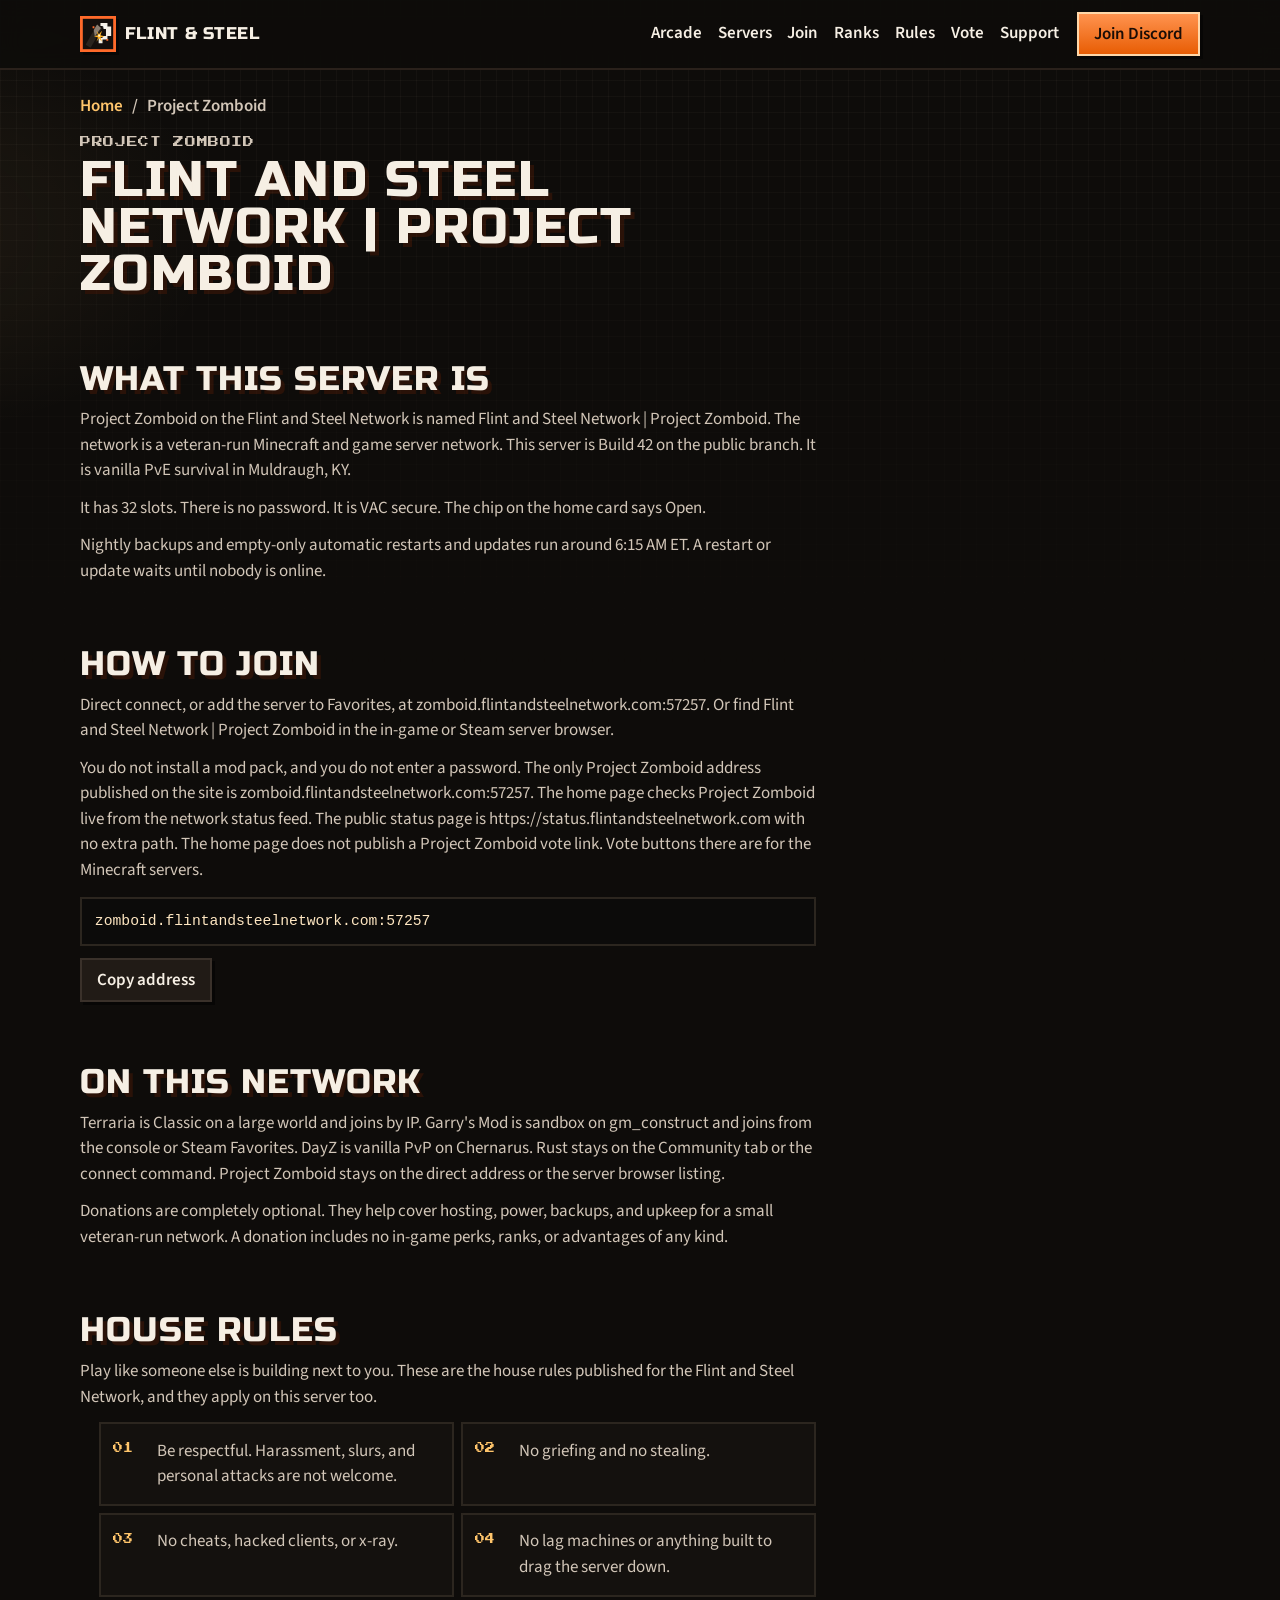
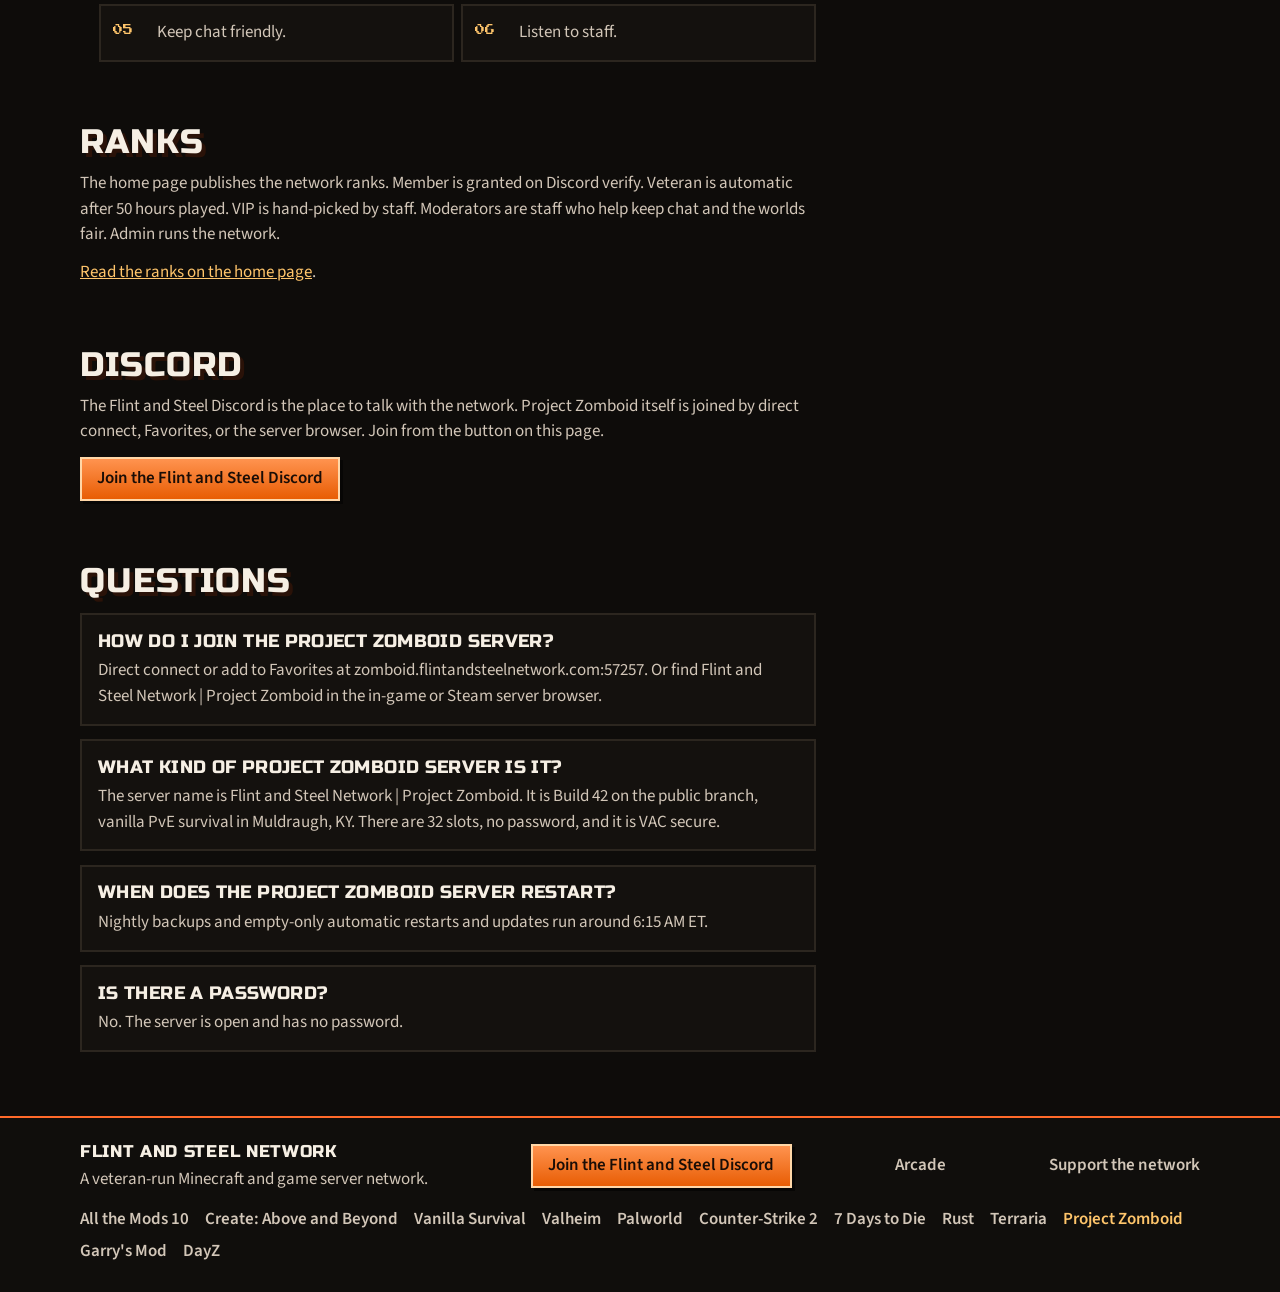
<file: zomboid/index.html>
<!DOCTYPE html>
<html lang="en">
<head>
  <meta charset="utf-8">
  <meta name="viewport" content="width=device-width, initial-scale=1">
  <meta name="theme-color" content="#0e0c0a">
  <meta name="color-scheme" content="dark">
  <title>Project Zomboid Server | Flint and Steel Network</title>
  <meta name="description" content="Veteran-run Project Zomboid server, Flint and Steel Network | Project Zomboid. Build 42 vanilla PvE in Muldraugh, 32 slots, no password, VAC secure. Direct connect on port 57257.">
  <link rel="canonical" href="https://flintandsteelnetwork.com/zomboid/">
  <meta property="og:type" content="website">
  <meta property="og:site_name" content="Flint and Steel Network">
  <meta property="og:locale" content="en_US">
  <meta property="og:title" content="Project Zomboid Server | Flint and Steel Network">
  <meta property="og:description" content="Veteran-run Project Zomboid server, Flint and Steel Network | Project Zomboid. Build 42 vanilla PvE in Muldraugh, 32 slots, no password, VAC secure. Direct connect on port 57257.">
  <meta property="og:url" content="https://flintandsteelnetwork.com/zomboid/">
  <meta property="og:image" content="https://flintandsteelnetwork.com/images/og.png">
  <meta property="og:image:secure_url" content="https://flintandsteelnetwork.com/images/og.png">
  <meta property="og:image:type" content="image/png">
  <meta property="og:image:width" content="1200">
  <meta property="og:image:height" content="630">
  <meta property="og:image:alt" content="Flint and Steel Network, a veteran-run Minecraft and game server network">
  <meta name="twitter:card" content="summary_large_image">
  <meta name="twitter:title" content="Project Zomboid Server | Flint and Steel Network">
  <meta name="twitter:description" content="Veteran-run Project Zomboid server, Flint and Steel Network | Project Zomboid. Build 42 vanilla PvE in Muldraugh, 32 slots, no password, VAC secure. Direct connect on port 57257.">
  <meta name="twitter:image" content="https://flintandsteelnetwork.com/images/og.png">
  <meta name="twitter:image:alt" content="Flint and Steel Network, a veteran-run Minecraft and game server network">
  <meta name="referrer" content="strict-origin-when-cross-origin">
  <meta http-equiv="Content-Security-Policy" content="default-src 'self'; script-src 'self'; style-src 'self'; font-src 'self'; img-src 'self'; connect-src 'self' https://api.mcstatus.io https://status.flintandsteelnetwork.com; base-uri 'none'; object-src 'none'; form-action 'none'">
  <link rel="icon" href="/favicon.ico" sizes="any">
  <link rel="icon" href="/favicon.svg" type="image/svg+xml">
  <link rel="apple-touch-icon" href="/images/apple-touch-icon.png">
  <link rel="manifest" href="/site.webmanifest">
  <link rel="stylesheet" href="/css/site.css">
  <script type="application/ld+json">
  {
    "@context": "https://schema.org",
    "@graph": [
      {
        "@type": "BreadcrumbList",
        "itemListElement": [
          {
            "@type": "ListItem",
            "position": 1,
            "name": "Home",
            "item": "https://flintandsteelnetwork.com/"
          },
          {
            "@type": "ListItem",
            "position": 2,
            "name": "Project Zomboid",
            "item": "https://flintandsteelnetwork.com/zomboid/"
          }
        ]
      },
      {
        "@type": "FAQPage",
        "mainEntity": [
          {
            "@type": "Question",
            "name": "How do I join the Project Zomboid server?",
            "acceptedAnswer": {
              "@type": "Answer",
              "text": "Direct connect or add to Favorites at zomboid.flintandsteelnetwork.com:57257. Or find Flint and Steel Network | Project Zomboid in the in-game or Steam server browser."
            }
          },
          {
            "@type": "Question",
            "name": "What kind of Project Zomboid server is it?",
            "acceptedAnswer": {
              "@type": "Answer",
              "text": "The server name is Flint and Steel Network | Project Zomboid. It is Build 42 on the public branch, vanilla PvE survival in Muldraugh, KY. There are 32 slots, no password, and it is VAC secure."
            }
          },
          {
            "@type": "Question",
            "name": "When does the Project Zomboid server restart?",
            "acceptedAnswer": {
              "@type": "Answer",
              "text": "Nightly backups and empty-only automatic restarts and updates run around 6:15 AM ET."
            }
          },
          {
            "@type": "Question",
            "name": "Is there a password?",
            "acceptedAnswer": {
              "@type": "Answer",
              "text": "No. The server is open and has no password."
            }
          }
        ]
      }
    ]
  }
  </script>
</head>
<body>
  <a class="skip" href="#content">Skip to content</a>
  <header class="site-header">
    <div class="wrap header-inner">
      <a class="brand" href="/">
        <img src="/favicon.svg" alt="" width="36" height="36">
        <span class="brand-name brand-name-long">Flint &amp; Steel</span>
        <span class="brand-name brand-name-short">F&amp;S</span>
      </a>
      <nav class="nav-desktop" aria-label="Sections">
        <a class="nav-link" href="/arcade/">Arcade</a>
        <a class="nav-link" href="/#servers">Servers</a>
        <a class="nav-link" href="/#join">Join</a>
        <a class="nav-link" href="/#ranks">Ranks</a>
        <a class="nav-link" href="/#rules">Rules</a>
        <a class="nav-link" href="/#vote">Vote</a>
        <a class="nav-link" href="https://ko-fi.com/flintandsteelnetwork" target="_blank" rel="noopener noreferrer">Support<span class="sr-only"> the network (opens in a new tab)</span></a>
      </nav>
      <a class="btn btn-ember btn-discord" href="https://discord.gg/zWJfDJQcgP" target="_blank" rel="noopener noreferrer">
        <span class="long">Join Discord</span>
        <span class="short">Discord</span>
        <span class="sr-only"> (opens in a new tab)</span>
      </a>
      <button type="button" class="btn btn-steel nav-toggle" aria-expanded="false" aria-controls="mobile-nav">Menu</button>
      <nav id="mobile-nav" class="nav-mobile" hidden aria-label="Sections">
        <a class="nav-link" href="/arcade/">Arcade</a>
        <a class="nav-link" href="/#servers">Servers</a>
        <a class="nav-link" href="/#join">Join</a>
        <a class="nav-link" href="/#ranks">Ranks</a>
        <a class="nav-link" href="/#rules">Rules</a>
        <a class="nav-link" href="/#vote">Vote</a>
        <a class="nav-link" href="https://ko-fi.com/flintandsteelnetwork" target="_blank" rel="noopener noreferrer">Support<span class="sr-only"> the network (opens in a new tab)</span></a>
      </nav>
    </div>
  </header>
  <main id="content" class="wrap">
    <nav class="crumbs" aria-label="Breadcrumb">
      <a href="/">Home</a>
      <span aria-hidden="true">/</span>
      <span>Project Zomboid</span>
    </nav>
    <article class="server-page">
      <p class="kicker">Project Zomboid</p>
      <h1>Flint and Steel Network | Project Zomboid</h1>
      <section class="section">
        <h2>What this server is</h2>
        <p>Project Zomboid on the Flint and Steel Network is named Flint and Steel Network | Project Zomboid. The network is a veteran-run Minecraft and game server network. This server is Build 42 on the public branch. It is vanilla PvE survival in Muldraugh, KY.</p>
        <p>It has 32 slots. There is no password. It is VAC secure. The chip on the home card says Open.</p>
        <p>Nightly backups and empty-only automatic restarts and updates run around 6:15 AM ET. A restart or update waits until nobody is online.</p>
      </section>
      <section class="section">
        <h2>How to join</h2>
        <p>Direct connect, or add the server to Favorites, at zomboid.flintandsteelnetwork.com:57257. Or find Flint and Steel Network | Project Zomboid in the in-game or Steam server browser.</p>
        <p>You do not install a mod pack, and you do not enter a password. The only Project Zomboid address published on the site is zomboid.flintandsteelnetwork.com:57257. The home page checks Project Zomboid live from the network status feed. The public status page is https://status.flintandsteelnetwork.com with no extra path. The home page does not publish a Project Zomboid vote link. Vote buttons there are for the Minecraft servers.</p>
        <code class="address">zomboid.flintandsteelnetwork.com:57257</code>
        <p><button type="button" class="btn btn-steel btn-copy" data-copy="zomboid.flintandsteelnetwork.com:57257" data-copy-what="Project Zomboid address">Copy address</button></p>
      </section>
      <section class="section">
        <h2>On this network</h2>
        <p>Terraria is Classic on a large world and joins by IP. Garry's Mod is sandbox on gm_construct and joins from the console or Steam Favorites. DayZ is vanilla PvP on Chernarus. Rust stays on the Community tab or the connect command. Project Zomboid stays on the direct address or the server browser listing.</p>
        <p>Donations are completely optional. They help cover hosting, power, backups, and upkeep for a small veteran-run network. A donation includes no in-game perks, ranks, or advantages of any kind.</p>
      </section>
      <section class="section">
        <h2>House rules</h2>
        <p>Play like someone else is building next to you. These are the house rules published for the Flint and Steel Network, and they apply on this server too.</p>
        <ol class="rules">
            <li>Be respectful. Harassment, slurs, and personal attacks are not welcome.</li>
            <li>No griefing and no stealing.</li>
            <li>No cheats, hacked clients, or x-ray.</li>
            <li>No lag machines or anything built to drag the server down.</li>
            <li>Keep chat friendly.</li>
            <li>Listen to staff.</li>
        </ol>
      </section>
      <section class="section">
        <h2>Ranks</h2>
        <p>The home page publishes the network ranks. Member is granted on Discord verify. Veteran is automatic after 50 hours played. VIP is hand-picked by staff. Moderators are staff who help keep chat and the worlds fair. Admin runs the network.</p>
        <p><a href="/#ranks">Read the ranks on the home page</a>.</p>
      </section>
      <section class="section">
        <h2>Discord</h2>
        <p>The Flint and Steel Discord is the place to talk with the network. Project Zomboid itself is joined by direct connect, Favorites, or the server browser. Join from the button on this page.</p>
        <p><a class="btn btn-ember" href="https://discord.gg/zWJfDJQcgP" target="_blank" rel="noopener noreferrer">Join the Flint and Steel Discord<span class="sr-only"> (opens in a new tab)</span></a></p>
      </section>
      <section class="section" id="faq">
        <h2>Questions</h2>
        <div class="faq">
          <article>
            <h3>How do I join the Project Zomboid server?</h3>
            <p>Direct connect or add to Favorites at zomboid.flintandsteelnetwork.com:57257. Or find Flint and Steel Network | Project Zomboid in the in-game or Steam server browser.</p>
          </article>
          <article>
            <h3>What kind of Project Zomboid server is it?</h3>
            <p>The server name is Flint and Steel Network | Project Zomboid. It is Build 42 on the public branch, vanilla PvE survival in Muldraugh, KY. There are 32 slots, no password, and it is VAC secure.</p>
          </article>
          <article>
            <h3>When does the Project Zomboid server restart?</h3>
            <p>Nightly backups and empty-only automatic restarts and updates run around 6:15 AM ET.</p>
          </article>
          <article>
            <h3>Is there a password?</h3>
            <p>No. The server is open and has no password.</p>
          </article>
        </div>
      </section>
    </article>
  </main>
  <footer class="site-footer">
    <div class="wrap footer-inner">
      <div class="footer-id">
        <p class="footer-brand">Flint and Steel Network</p>
        <p class="footer-about">A veteran-run Minecraft and game server network.</p>
      </div>
      <a class="btn btn-ember" href="https://discord.gg/zWJfDJQcgP" target="_blank" rel="noopener noreferrer">Join the Flint and Steel Discord<span class="sr-only"> (opens in a new tab)</span></a>
      <a class="footer-support" href="/arcade/">Arcade</a>
      <a class="footer-support" href="https://ko-fi.com/flintandsteelnetwork" target="_blank" rel="noopener noreferrer">Support the network<span class="sr-only"> (opens in a new tab)</span></a>
      <nav class="footer-servers" aria-label="Servers">
        <a href="/atm10/">All the Mods 10</a>
        <a href="/create-above-and-beyond/">Create: Above and Beyond</a>
        <a href="/vanilla/">Vanilla Survival</a>
        <a href="/valheim/">Valheim</a>
        <a href="/palworld/">Palworld</a>
        <a href="/cs2/">Counter-Strike 2</a>
        <a href="/7-days-to-die/">7 Days to Die</a>
        <a href="/rust/">Rust</a>
        <a href="/terraria/">Terraria</a>
        <a href="/zomboid/" aria-current="page">Project Zomboid</a>
        <a href="/gmod/">Garry's Mod</a>
        <a href="/dayz/">DayZ</a>
      </nav>
    </div>
  </footer>
  <script src="/js/site.js" defer></script>
</body>
</html>
</file>
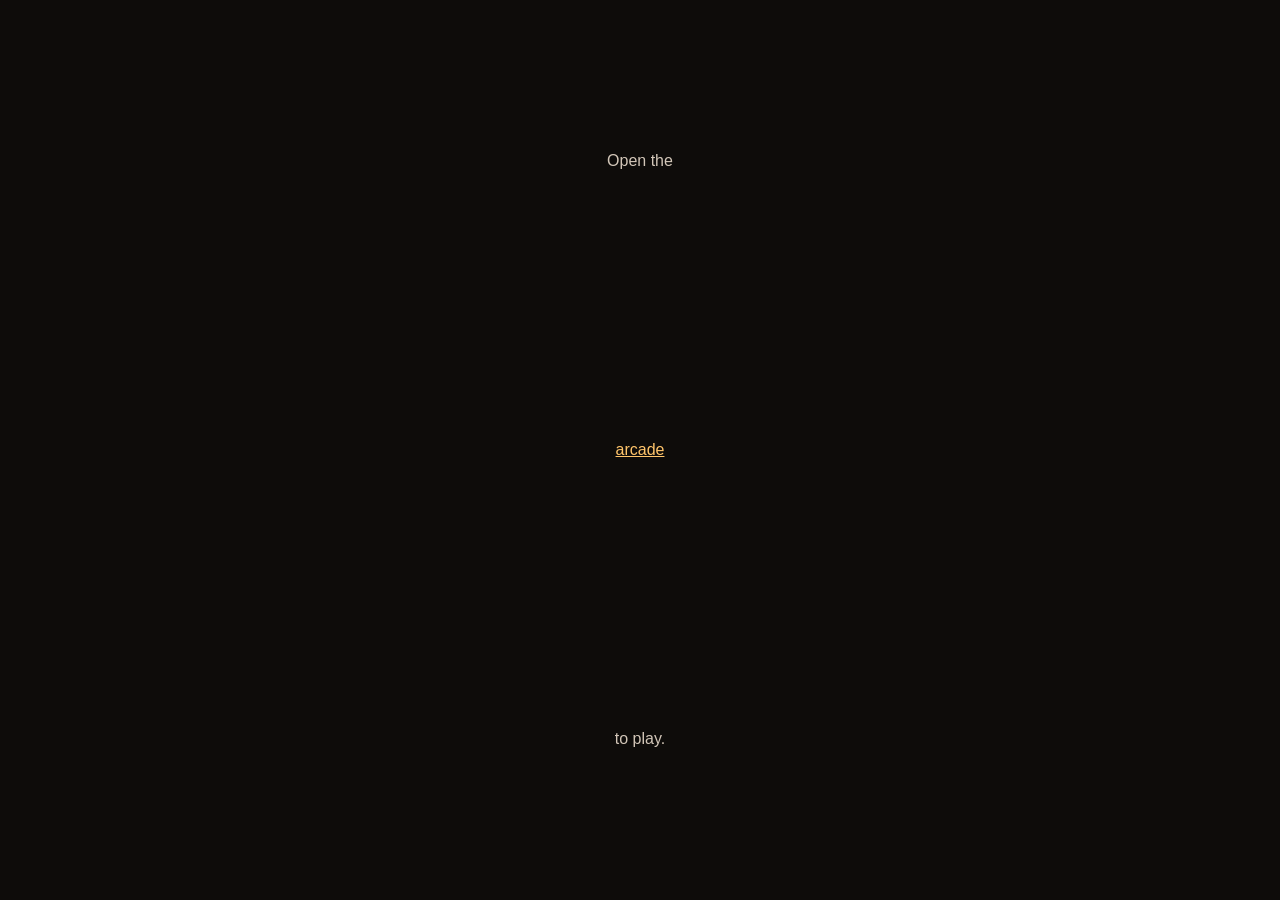
<file: arcade/player.html>
<!DOCTYPE html>
<html lang="en">
<head>
  <meta charset="utf-8">
  <meta name="viewport" content="width=device-width, initial-scale=1">
  <meta name="robots" content="noindex">
  <meta name="theme-color" content="#0e0c0a">
  <meta name="color-scheme" content="dark">
  <title>Game player | Flint and Steel Arcade</title>
  <meta http-equiv="Content-Security-Policy" content="default-src 'self'; script-src 'self' https://cdn.emulatorjs.org blob: 'unsafe-eval' 'wasm-unsafe-eval'; style-src 'self' 'unsafe-inline' https://cdn.emulatorjs.org; img-src 'self' https://cdn.emulatorjs.org blob: data:; font-src 'self' https://cdn.emulatorjs.org data:; connect-src 'self' https://cdn.emulatorjs.org blob: data:; worker-src 'self' blob: https://cdn.emulatorjs.org; child-src 'self' blob: https://cdn.emulatorjs.org; media-src 'self' blob: data:; frame-src 'self' blob:; base-uri 'none'; object-src 'none'; form-action 'none'">
  <link rel="preconnect" href="https://cdn.emulatorjs.org" crossorigin>
  <style>
    html, body { height: 100%; margin: 0; background: #0e0c0a; color: #d2c6b8; }
    body { position: relative; overflow: hidden; font-family: "Source Sans 3", "Segoe UI", sans-serif; }
    #game { width: 100%; height: 100%; }
    .waiting {
      position: absolute;
      inset: 0;
      display: grid;
      place-items: center;
      margin: 0;
      padding: 1rem;
      text-align: center;
    }
    .waiting a { color: #ffc56b; }
    body.is-running .waiting { display: none; }
  </style>
</head>
<body>
  <p class="waiting" id="waiting">Open the <a href="/arcade/">arcade</a> to play.</p>
  <div id="game"></div>
  <script src="/arcade/player.js"></script>
</body>
</html>
</file>
<file: css/site.css>
/* Flint and Steel Network
   Fonts: Press Start 2P, Russo One, Source Sans 3. See fonts/OFL.txt. */

@font-face {
  font-family: "Press Start 2P";
  font-style: normal;
  font-weight: 400;
  font-display: swap;
  src: url("../fonts/press-start-2p-latin-400-normal.woff2") format("woff2");
}

@font-face {
  font-family: "Russo One";
  font-style: normal;
  font-weight: 400;
  font-display: swap;
  src: url("../fonts/russo-one-latin-400-normal.woff2") format("woff2");
}

@font-face {
  font-family: "Source Sans 3";
  font-style: normal;
  font-weight: 400;
  font-display: swap;
  src: url("../fonts/source-sans-3-latin-400-normal.woff2") format("woff2");
}

@font-face {
  font-family: "Source Sans 3";
  font-style: normal;
  font-weight: 600;
  font-display: swap;
  src: url("../fonts/source-sans-3-latin-600-normal.woff2") format("woff2");
}

:root {
  --soot: #0e0c0a;
  --coal: #16130f;
  --iron: #211b16;
  --steel: #3a312a;
  --ash: #d2c6b8;
  --parchment: #f6efe4;
  --ember: #ff6a2a;
  --ember-deep: #c2410c;
  --spark: #ffc56b;
  --gold: #e8b15a;
  --online: #d8ffb0;
  --offline: #ffd0c8;
  --shadow: #070605;
  --header: 4.25rem;
  --font-body: "Source Sans 3", "Segoe UI", sans-serif;
  --font-display: "Russo One", "Arial Black", Impact, sans-serif;
  --font-pixel: "Press Start 2P", "Courier New", monospace;
}

*,
*::before,
*::after {
  box-sizing: border-box;
}

html {
  scroll-behavior: smooth;
  background: var(--soot);
  color-scheme: dark;
}

body {
  margin: 0;
  min-height: 100vh;
  background:
    radial-gradient(900px 480px at 100% -10%, rgba(255, 106, 42, 0.22), transparent 55%),
    radial-gradient(700px 420px at -10% 8%, rgba(255, 197, 107, 0.08), transparent 50%),
    var(--soot);
  color: var(--parchment);
  font-family: var(--font-body);
  font-size: 1.0625rem;
  line-height: 1.5;
}

body::before {
  content: "";
  position: fixed;
  inset: 0;
  pointer-events: none;
  background-image:
    linear-gradient(rgba(255, 236, 214, 0.035) 1px, transparent 1px),
    linear-gradient(90deg, rgba(255, 236, 214, 0.035) 1px, transparent 1px);
  background-size: 16px 16px;
  mask-image: linear-gradient(to bottom, #000 0%, transparent 78%);
}

::selection {
  background: var(--ember);
  color: #1a0d06;
}

:focus-visible {
  outline: 2px solid var(--spark);
  outline-offset: 3px;
}

img,
svg {
  max-width: 100%;
  height: auto;
}

h1, h2, h3, p {
  margin: 0;
}

a {
  color: var(--spark);
}

.skip {
  position: absolute;
  left: 1rem;
  top: -4rem;
  z-index: 40;
  background: var(--ember);
  color: #1a0d06;
  font-weight: 600;
  padding: 0.5rem 0.8rem;
  text-decoration: none;
}

.skip:focus {
  top: 0.5rem;
}

.sr-only {
  position: absolute;
  width: 1px;
  height: 1px;
  padding: 0;
  margin: -1px;
  overflow: hidden;
  clip: rect(0, 0, 0, 0);
  white-space: nowrap;
  border: 0;
}

.wrap {
  width: min(1120px, calc(100% - 2rem));
  margin-inline: auto;
}

.kicker {
  font-family: var(--font-pixel);
  font-size: 0.68rem;
  line-height: 1.7;
  letter-spacing: 0.06em;
  text-transform: uppercase;
  color: var(--ember);
}

h2 {
  margin: 0.35rem 0 0.45rem;
  font-family: var(--font-display);
  font-size: clamp(2rem, 4vw, 3.1rem);
  font-weight: 400;
  letter-spacing: 0.03em;
  line-height: 0.95;
  text-transform: uppercase;
  text-shadow: 4px 4px 0 #2a1208;
}

.section-intro,
.lede,
.blurb,
.rules-intro,
.track-detail,
.rank p,
.rules li,
.note,
.instructions,
.checked {
  color: var(--ash);
}

.section {
  margin-top: 4rem;
  scroll-margin-top: 5.25rem;
}

.section-head {
  display: flex;
  flex-wrap: wrap;
  align-items: flex-end;
  justify-content: space-between;
  gap: 0.8rem 1rem;
}

.section-intro {
  max-width: 42rem;
  margin-top: 0.35rem;
}

.checked {
  min-height: 1.5rem;
  margin-top: 0.35rem;
  font-size: 0.95rem;
}

.site-header {
  position: sticky;
  top: 0;
  z-index: 20;
  background: rgba(14, 12, 10, 0.92);
  border-bottom: 2px solid #2a211b;
  backdrop-filter: blur(12px);
}

.header-inner {
  position: relative;
  display: flex;
  align-items: center;
  gap: 0.7rem;
  min-height: var(--header);
}

.brand {
  display: flex;
  align-items: center;
  gap: 0.55rem;
  margin-right: auto;
  color: var(--parchment);
  text-decoration: none;
  min-width: 0;
}

.brand img {
  width: 36px;
  height: 36px;
  flex: none;
  box-shadow: 3px 3px 0 var(--shadow);
}

.brand-name {
  font-family: var(--font-display);
  font-size: 1.05rem;
  letter-spacing: 0.04em;
  text-transform: uppercase;
  white-space: nowrap;
}

.brand-name-short {
  display: none;
}

.nav-desktop {
  display: none;
  align-items: center;
  gap: 0.15rem;
}

.nav-link {
  color: var(--parchment);
  text-decoration: none;
  font-weight: 600;
  padding: 0.45rem 0.65rem;
}

.nav-link.is-current {
  color: var(--spark);
  box-shadow: inset 0 -2px 0 var(--ember);
}

.nav-toggle {
  display: inline-flex;
}

.nav-mobile {
  position: absolute;
  top: calc(100% + 0.35rem);
  left: 0;
  right: 0;
  z-index: 25;
  display: flex;
  flex-direction: column;
  padding: 0.35rem;
  background: var(--coal);
  border: 2px solid var(--steel);
  box-shadow: 6px 6px 0 var(--shadow);
}

.nav-mobile[hidden] {
  display: none;
}

.nav-mobile a {
  color: var(--parchment);
  text-decoration: none;
  font-weight: 600;
  padding: 0.85rem 0.9rem;
}

.nav-mobile a:hover,
.nav-mobile a:focus-visible {
  background: #2a211b;
}

.btn {
  display: inline-flex;
  align-items: center;
  justify-content: center;
  gap: 0.4rem;
  min-height: 44px;
  padding: 0.55rem 0.95rem;
  border: 2px solid transparent;
  box-shadow: 3px 3px 0 var(--shadow);
  font: inherit;
  font-weight: 600;
  line-height: 1.2;
  text-align: center;
  text-decoration: none;
  cursor: pointer;
}

.btn:hover {
  transform: translate(-1px, -1px);
  box-shadow: 4px 4px 0 var(--shadow);
}

.btn:active {
  transform: translate(2px, 2px);
  box-shadow: 0 0 0 var(--shadow);
}

.btn:disabled,
.btn:disabled:hover,
.btn:disabled:active {
  opacity: 0.45;
  cursor: not-allowed;
  transform: none;
  box-shadow: 3px 3px 0 var(--shadow);
}

.btn[hidden] {
  display: none !important;
}

.btn-ember {
  background: linear-gradient(#ff934f, #e85d04);
  color: #1a0d06;
  border-color: #ffd7a8;
}

.btn-steel {
  background: var(--iron);
  color: var(--parchment);
  border-color: var(--steel);
}

.btn-vote {
  background: #241c16;
  color: var(--parchment);
  border-color: #5a4030;
  box-shadow: 3px 3px 0 var(--shadow);
}

.btn-vote:hover {
  border-color: var(--ember);
  color: #ffe7c4;
}

.btn-discord .short {
  display: none;
}

.hero {
  display: grid;
  gap: 2rem;
  padding-top: 2.4rem;
}

.lockup {
  display: grid;
  margin-top: 0.45rem;
  font-family: var(--font-display);
  font-size: clamp(3.4rem, 12vw, 7.2rem);
  font-weight: 400;
  letter-spacing: 0.01em;
  line-height: 0.84;
  text-transform: uppercase;
  text-shadow: 6px 6px 0 #2a1208;
}

.lockup span {
  display: block;
}

.amp {
  color: var(--ember);
}

.network {
  margin-top: 0.85rem;
  font-family: var(--font-pixel);
  font-size: 0.78rem;
  letter-spacing: 0.34em;
  color: var(--spark);
}

.tagline {
  margin-top: 1rem;
  max-width: 18ch;
  font-family: var(--font-display);
  font-size: clamp(1.35rem, 2.4vw, 1.8rem);
  letter-spacing: 0.02em;
  line-height: 1.15;
  text-transform: uppercase;
}

.about-line,
.lede {
  max-width: 38rem;
  font-size: 1.12rem;
}

.about-line {
  margin-top: 0.85rem;
  color: var(--parchment);
  font-weight: 600;
}

.lede {
  margin-top: 0.3rem;
}

.hero-actions {
  display: flex;
  flex-wrap: wrap;
  gap: 0.7rem;
  margin-top: 1.3rem;
}

.heat {
  display: grid;
  grid-template-columns: auto 1fr;
  align-items: center;
  gap: 0.7rem;
  margin-top: 1.4rem;
  max-width: 28rem;
}

.heat-label {
  font-weight: 600;
  font-size: 0.82rem;
  letter-spacing: 0.12em;
  text-transform: uppercase;
  color: var(--gold);
}

.heat-bar {
  height: 10px;
  background: #241c16;
  border: 2px solid #000;
  box-shadow: inset 0 0 0 1px #4a3024;
}

.heat-bar span {
  display: block;
  width: 100%;
  height: 100%;
  background: linear-gradient(90deg, #7a2e12, #ff6a2a 45%, #ffe1ad 72%, #ff6a2a);
}

.hero-plate {
  display: grid;
  align-content: center;
  justify-items: center;
  gap: 1rem;
  padding: 1.25rem 1rem 1.4rem;
  background:
    linear-gradient(180deg, rgba(255, 106, 42, 0.14), transparent 46%),
    var(--coal);
  border: 2px solid var(--steel);
  box-shadow: 8px 8px 0 var(--shadow);
}

.mark-wrap {
  position: relative;
  width: min(220px, 68vw);
}

.mark-wrap img {
  display: block;
  width: 100%;
  height: auto;
  box-shadow: 8px 8px 0 var(--shadow);
}

.embers {
  position: absolute;
  inset: -10% 0 auto;
  height: 80%;
  pointer-events: none;
}

.embers i {
  position: absolute;
  bottom: 18%;
  width: 4px;
  height: 4px;
  background: var(--spark);
  box-shadow: 0 0 8px var(--ember);
  opacity: 0;
  animation: rise 4.2s linear infinite;
}

.embers i:nth-child(1) { left: 18%; animation-delay: 0.1s; }
.embers i:nth-child(2) { left: 32%; animation-delay: 1.1s; background: #fff1c9; }
.embers i:nth-child(3) { left: 46%; animation-delay: 0.6s; }
.embers i:nth-child(4) { left: 58%; animation-delay: 1.8s; background: var(--ember); }
.embers i:nth-child(5) { left: 70%; animation-delay: 0.3s; }
.embers i:nth-child(6) { left: 40%; animation-delay: 2.4s; width: 3px; height: 3px; }
.embers i:nth-child(7) { left: 24%; animation-delay: 2.9s; background: var(--ember); }
.embers i:nth-child(8) { left: 64%; animation-delay: 3.4s; }

@keyframes rise {
  0% { transform: translateY(12px); opacity: 0; }
  12% { opacity: 1; }
  100% { transform: translateY(-130px); opacity: 0; }
}

.hero-facts {
  display: flex;
  flex-wrap: wrap;
  justify-content: center;
  gap: 0.45rem;
  margin: 0;
  padding: 0;
  list-style: none;
}

.hero-facts li {
  padding: 0.35rem 0.6rem;
  background: #120f0c;
  border: 2px solid #3a312a;
  font-weight: 600;
}

.server-grid,
.join-grid,
.vote-list {
  display: grid;
  gap: 1rem;
  margin-top: 1.15rem;
}

.game-group {
  scroll-margin-top: 5.25rem;
}

.game-group + .game-group {
  margin-top: 2.25rem;
}

.game-banner {
  display: flex;
  align-items: center;
  gap: 0.85rem;
  margin: 0.35rem 0 0;
  padding: 0.75rem 0.95rem;
  background:
    linear-gradient(90deg, rgba(255, 106, 42, 0.22), transparent 62%),
    #17130f;
  border: 2px solid #3a312a;
  border-left: 8px solid var(--ember);
  box-shadow: 5px 5px 0 #070605;
}

.game-banner-valheim {
  border-left-color: var(--gold);
  background:
    linear-gradient(90deg, rgba(232, 177, 90, 0.18), transparent 62%),
    #17130f;
}

.game-banner-palworld {
  border-left-color: #5ec8e5;
  background:
    linear-gradient(90deg, rgba(94, 200, 229, 0.16), transparent 62%),
    #17130f;
}

.game-banner-cs2 {
  border-left-color: #ffb020;
  background:
    linear-gradient(90deg, rgba(255, 176, 32, 0.18), transparent 62%),
    #17130f;
}

.game-banner-7dtd {
  border-left-color: #c4534a;
  background:
    linear-gradient(90deg, rgba(196, 83, 74, 0.2), transparent 62%),
    #17130f;
}

.game-banner-rust {
  border-left-color: #c4783a;
  background:
    linear-gradient(90deg, rgba(196, 120, 58, 0.2), transparent 62%),
    #17130f;
}

.game-banner-terraria {
  border-left-color: #7d9a4a;
  background:
    linear-gradient(90deg, rgba(125, 154, 74, 0.2), transparent 62%),
    #17130f;
}

.game-banner-zomboid {
  border-left-color: #8d9a62;
  background:
    linear-gradient(90deg, rgba(141, 154, 98, 0.2), transparent 62%),
    #17130f;
}

.game-banner-gmod {
  border-left-color: #3d7ec4;
  background:
    linear-gradient(90deg, rgba(61, 126, 196, 0.2), transparent 62%),
    #17130f;
}

.game-banner-dayz {
  border-left-color: #6b7044;
  background:
    linear-gradient(90deg, rgba(107, 112, 68, 0.22), transparent 62%),
    #17130f;
}

.game-emblem {
  width: 40px;
  height: 40px;
  flex: none;
}

.game-banner h3 {
  margin: 0;
  font-family: var(--font-display);
  font-size: clamp(1.45rem, 3vw, 1.9rem);
  font-weight: 400;
  letter-spacing: 0.04em;
  line-height: 1;
  text-transform: uppercase;
}

.game-banner p {
  margin: 0.2rem 0 0;
  color: var(--ash);
  font-size: 0.98rem;
}

.game-jumps {
  display: flex;
  flex-wrap: wrap;
  gap: 0.75rem 1.1rem;
  margin: 0.75rem 0 0;
}

.game-jumps a {
  font-weight: 600;
  text-decoration: none;
}

.game-jumps a:hover {
  color: #ffe7c4;
}

.server-card,
.join-track,
.vote-group,
.rank {
  min-width: 0;
  background:
    linear-gradient(180deg, rgba(255, 106, 42, 0.07), transparent 38%),
    var(--iron);
  border: 2px solid var(--steel);
  box-shadow: 6px 6px 0 var(--shadow);
}

.server-card {
  display: flex;
  flex-direction: column;
  gap: 0.75rem;
  padding: 1rem 1rem 1.05rem;
}

.server-card:focus-within,
.rank.is-highlight,
.join-track:focus-within {
  border-color: #8a4b2c;
}

.server-card.is-online {
  border-color: #6a3a22;
}

.server-card.is-offline {
  border-color: #5a3330;
}

.card-kicker,
.card-actions,
.vote-actions,
.status {
  display: flex;
  flex-wrap: wrap;
  align-items: center;
  gap: 0.45rem 0.55rem;
}

.code,
.chip,
.rank-index {
  font-family: var(--font-pixel);
  font-size: 0.62rem;
  line-height: 1.85;
  letter-spacing: 0.04em;
}

.code {
  color: var(--spark);
}

.chip {
  padding: 0.2rem 0.4rem;
  color: var(--parchment);
  background: #120f0c;
  border: 2px solid #3a312a;
}

.server-card h3,
.server-card h4,
.join-track h3,
.vote-group h3,
.rank h3 {
  font-family: var(--font-display);
  font-size: 1.55rem;
  font-weight: 400;
  letter-spacing: 0.03em;
  line-height: 1.05;
  text-transform: uppercase;
}

.platform {
  color: var(--gold);
  font-weight: 600;
}

.address {
  display: block;
  margin: 0;
  padding: 0.75rem 0.8rem;
  background: #0c0b0a;
  border: 2px solid #2c261f;
  color: #ffe7c2;
  font-family: ui-monospace, "Cascadia Code", "Segoe UI Mono", monospace;
  font-size: 0.92rem;
  line-height: 1.45;
  overflow-wrap: break-word;
}

.confirm-note {
  padding: 0.55rem 0.7rem;
  background: #2a1c10;
  border: 2px dashed var(--gold);
  color: #ffd7a8;
  font-weight: 600;
}

.card-actions {
  margin-top: auto;
}

.status {
  min-height: 1.6rem;
}

.lamp {
  width: 10px;
  height: 10px;
  flex: none;
  background: #5c564e;
  box-shadow: 0 0 0 2px #000;
}

.status-label {
  font-weight: 600;
}

.is-online .lamp {
  background: #ffb020;
  box-shadow: 0 0 10px #ff6a2a, 0 0 0 2px #000;
  animation: pulse 1.6s ease-in-out infinite;
}

.is-online .status-label { color: var(--online); }
.is-offline .lamp { background: #ff6b5a; }
.is-offline .status-label { color: var(--offline); }
.is-unknown .status-label { color: var(--ash); }
.is-unconfirmed .status-label { color: var(--spark); }
.is-code .lamp { background: var(--ember); }

.status-meta {
  color: var(--ash);
}

.join-code-block {
  display: grid;
  gap: 0.25rem;
}

.code-label {
  font-weight: 600;
  color: var(--gold);
}

.join-code {
  font-family: var(--font-pixel);
  font-size: clamp(1.15rem, 3vw, 1.55rem);
  letter-spacing: 0.12em;
  line-height: 1.85;
  color: var(--spark);
}

.join-track,
.vote-group,
.rank {
  padding: 1rem;
}

.join-track ol {
  display: grid;
  gap: 0.45rem;
  margin: 0.75rem 0 0;
  padding-left: 1.2rem;
}

.pack-links {
  display: grid;
  gap: 0.3rem;
  margin: 0.8rem 0 0;
  padding: 0;
  list-style: none;
}

.note,
.instructions {
  margin-top: 0.15rem;
}

.rank-list {
  display: grid;
  gap: 0.7rem;
  margin-top: 1.15rem;
}

.rank {
  display: grid;
  grid-template-columns: minmax(7.5rem, 11rem) 1fr;
  gap: 0.35rem 1rem;
  align-items: center;
}

.rank.is-highlight {
  background:
    linear-gradient(90deg, rgba(255, 106, 42, 0.18), transparent 55%),
    var(--iron);
  border-color: var(--ember);
}

.rank-name {
  display: flex;
  flex-direction: column;
  gap: 0.2rem;
}

.rank-index {
  color: var(--gold);
}

.rules {
  display: grid;
  gap: 0.65rem;
  margin: 1.15rem 0 0;
  padding: 0;
  list-style: none;
  counter-reset: rule;
}

.rules li {
  position: relative;
  padding: 0.9rem 0.95rem 0.9rem 3.5rem;
  background: #14110e;
  border: 2px solid #2c261f;
  color: var(--parchment);
  counter-increment: rule;
}

.rules li::before {
  content: counter(rule, decimal-leading-zero);
  position: absolute;
  left: 0.75rem;
  top: 1.05rem;
  font-family: var(--font-pixel);
  font-size: 0.62rem;
  color: var(--spark);
}

.vote-message {
  margin-top: 0.55rem;
  max-width: 40rem;
  font-family: var(--font-display);
  font-size: clamp(1.25rem, 2vw, 1.6rem);
  letter-spacing: 0.02em;
  line-height: 1.2;
  text-transform: uppercase;
}

.vote-hint {
  margin-top: 0.35rem;
  color: var(--ash);
}

.vote-group h3 {
  margin-bottom: 0.7rem;
}

.btn-kofi {
  margin-top: 1.15rem;
  background: linear-gradient(#ff934f, #e85d04);
  color: #1a0d06;
  border-color: #ffd7a8;
}

.btn-kofi svg {
  display: block;
  flex: none;
}

.footer-support {
  color: var(--ash);
  font-weight: 600;
  text-decoration: none;
}

.footer-support:hover {
  color: var(--spark);
}

.footer-servers {
  flex-basis: 100%;
  display: flex;
  flex-wrap: wrap;
  gap: 0.45rem 1rem;
}

.footer-servers a {
  color: var(--ash);
  font-weight: 600;
  text-decoration: none;
}

.footer-servers a:hover,
.footer-servers a[aria-current="page"] {
  color: var(--spark);
}

.server-card h4 a {
  color: inherit;
  text-decoration: none;
}

.server-card h4 a:hover,
.server-card h4 a:focus-visible {
  color: var(--spark);
}

.crumbs {
  display: flex;
  flex-wrap: wrap;
  gap: 0.35rem 0.55rem;
  margin-top: 1.5rem;
  color: var(--ash);
  font-weight: 600;
}

.crumbs a {
  text-decoration: none;
}

.server-page {
  max-width: 46rem;
  margin-top: 0.85rem;
}

.server-page h1 {
  margin: 0.35rem 0 0.7rem;
  font-family: var(--font-display);
  font-size: clamp(2rem, 4vw, 3.1rem);
  font-weight: 400;
  letter-spacing: 0.03em;
  line-height: 0.95;
  text-transform: uppercase;
  text-shadow: 4px 4px 0 #2a1208;
}

.server-page h2 {
  font-size: clamp(1.55rem, 3vw, 2.15rem);
}

.server-page p,
.server-page li {
  color: var(--ash);
}

.server-page p {
  margin-top: 0.75rem;
}

.server-page ol,
.server-page ul {
  display: grid;
  gap: 0.45rem;
  margin: 0.75rem 0 0;
  padding-left: 1.2rem;
}

.server-page .address {
  margin-top: 0.85rem;
}

.faq {
  display: grid;
  gap: 0.85rem;
  margin-top: 1rem;
}

.faq article {
  padding: 0.9rem 1rem;
  background: #14110e;
  border: 2px solid #2c261f;
}

.faq h3 {
  font-family: var(--font-display);
  font-size: 1.15rem;
  font-weight: 400;
  letter-spacing: 0.02em;
  line-height: 1.2;
  text-transform: uppercase;
}

.faq p {
  margin-top: 0.4rem;
}

.site-footer {
  margin-top: 4rem;
  border-top: 2px solid var(--ember);
  background: #100e0c;
}

.footer-inner {
  display: flex;
  flex-wrap: wrap;
  align-items: center;
  justify-content: space-between;
  gap: 0.9rem 1.2rem;
  padding: 1.3rem 0 1.7rem;
}

.footer-id {
  display: grid;
  gap: 0.15rem;
  min-width: 0;
}

.footer-brand {
  font-family: var(--font-display);
  letter-spacing: 0.04em;
  text-transform: uppercase;
}

.footer-about {
  max-width: 24rem;
  color: var(--ash);
}

.soon {
  font-family: var(--font-pixel);
  font-size: 0.68rem;
  line-height: 1.7;
  color: var(--spark);
}

.noscript {
  padding: 2rem 0 3rem;
}

.clipboard-sink {
  position: fixed;
  left: -9999px;
  top: 0;
}

#app:empty::before {
  content: "Lighting the forge…";
  display: block;
  padding: 3rem 1rem;
  text-align: center;
  color: var(--ash);
}

@keyframes pulse {
  0%, 100% { filter: brightness(1); }
  50% { filter: brightness(1.35); }
}

@media (max-width: 420px) {
  .brand-name-long { display: none; }
  .brand-name-short { display: inline; }
}

@media (max-width: 720px) {
  .btn-discord .long { display: none; }
  .btn-discord .short { display: inline; }
  .rank { grid-template-columns: 1fr; }
  .heat { grid-template-columns: 1fr; }
}

@media (min-width: 800px) {
  .server-grid { grid-template-columns: 1fr 1fr; }
  .rules { grid-template-columns: 1fr 1fr; }
}

@media (min-width: 900px) {
  .hero {
    grid-template-columns: minmax(0, 1.25fr) minmax(260px, 0.75fr);
    align-items: center;
    gap: 2.5rem;
    padding-top: 3.2rem;
  }

  .join-grid { grid-template-columns: 1.25fr 0.9fr 0.9fr; }
}

@media (min-width: 880px) {
  .nav-desktop { display: flex; }
  .nav-toggle,
  .nav-mobile { display: none !important; }
}

@media (hover: hover) {
  .server-card:hover,
  .rank:hover,
  .join-track:hover {
    border-color: var(--ember);
  }
}

@media (prefers-reduced-motion: reduce) {
  html { scroll-behavior: auto; }

  *,
  *::before,
  *::after {
    animation: none !important;
    transition: none !important;
  }
}

.footer-support[aria-current="page"] {
  color: var(--spark);
}

@media (min-width: 880px) {
  .nav-desktop .nav-link {
    padding-inline: 0.42rem;
  }
}

.arcade-page h1 {
  margin: 0.35rem 0 0.7rem;
  font-family: var(--font-display);
  font-size: clamp(2rem, 4vw, 3.1rem);
  font-weight: 400;
  letter-spacing: 0.03em;
  line-height: 0.95;
  text-transform: uppercase;
  text-shadow: 4px 4px 0 #2a1208;
}

.arcade-page h2 {
  font-size: clamp(1.55rem, 3vw, 2.15rem);
}

.arcade-page .copy {
  margin-top: 0.75rem;
  color: var(--ash);
}

.legal-note {
  margin-top: 1rem;
  padding: 0.9rem 1rem;
  background: #2a1c10;
  border: 2px solid var(--ember);
  box-shadow: 4px 4px 0 var(--shadow);
  color: var(--parchment);
}

.legal-note p + p {
  margin-top: 0.55rem;
}

.play-layout {
  display: grid;
  gap: 1rem;
  margin-top: 1rem;
  min-width: 0;
}

.rom-form,
.play-stage,
.arcade-card {
  min-width: 0;
}

.rom-form {
  display: grid;
  align-content: start;
  gap: 0.75rem;
  padding: 1rem;
  background:
    linear-gradient(180deg, rgba(255, 106, 42, 0.08), transparent 42%),
    var(--coal);
  border: 2px solid var(--steel);
  box-shadow: 6px 6px 0 var(--shadow);
}

.drop-zone {
  display: grid;
  gap: 0.35rem;
  place-items: center;
  min-height: 9.5rem;
  padding: 1.1rem 1rem;
  text-align: center;
  cursor: pointer;
  background: #120f0c;
  border: 2px dashed #8a4b2c;
}

.drop-zone:hover,
.drop-zone:focus-within,
.drop-zone.is-hot {
  border-color: var(--ember);
  background: #24180f;
}

.drop-title {
  font-family: var(--font-display);
  font-size: clamp(1.35rem, 2vw, 1.7rem);
  letter-spacing: 0.03em;
  text-transform: uppercase;
}

.drop-hint,
.picked,
.field-label,
.bios-drawer p {
  color: var(--ash);
}

.field-label {
  display: grid;
  gap: 0.35rem;
  font-weight: 600;
}

.rom-system {
  width: 100%;
  min-height: 44px;
  padding: 0.45rem 0.6rem;
  background: #120f0c;
  color: var(--parchment);
  border: 2px solid var(--steel);
  font: inherit;
}

.picked {
  min-height: 1.5rem;
  margin: 0;
  overflow-wrap: anywhere;
}

.form-actions {
  display: flex;
  flex-wrap: wrap;
  gap: 0.55rem;
}

.bios-drawer {
  border-top: 2px solid #2c261f;
  padding-top: 0.7rem;
}

.bios-drawer summary {
  min-height: 44px;
  display: flex;
  align-items: center;
  cursor: pointer;
  font-weight: 600;
}

.file-label {
  display: inline-flex;
  align-items: center;
  min-height: 44px;
  margin-top: 0.55rem;
  padding: 0.45rem 0.8rem;
  background: var(--iron);
  color: var(--parchment);
  border: 2px solid var(--steel);
  box-shadow: 3px 3px 0 var(--shadow);
  font-weight: 600;
  cursor: pointer;
}

.stage-idle,
.stage-frame {
  aspect-ratio: 4 / 3;
  width: 100%;
  background: #0c0b0a;
  border: 2px solid var(--steel);
  box-shadow: 6px 6px 0 var(--shadow);
}

.stage-idle[hidden],
.stage-frame[hidden] {
  display: none !important;
}

.stage-idle {
  display: grid;
  place-items: center;
  margin: 0;
  padding: 1rem;
  text-align: center;
  color: var(--ash);
}

.stage-frame {
  position: relative;
}

.player-frame {
  position: absolute;
  inset: 0;
  width: 100%;
  height: 100%;
  border: 0;
  background: #0e0c0a;
}

.player-status {
  min-height: 1.5rem;
  margin: 0.7rem 0 0;
  color: var(--ash);
}

.arcade-grid {
  display: grid;
  gap: 1rem;
  margin-top: 1.15rem;
}

.arcade-card {
  display: flex;
  flex-direction: column;
  gap: 0.75rem;
  padding: 1rem;
  background:
    linear-gradient(180deg, rgba(255, 106, 42, 0.07), transparent 38%),
    var(--iron);
  border: 2px solid var(--steel);
  box-shadow: 6px 6px 0 var(--shadow);
}

.credit {
  margin: 0;
  color: var(--gold);
  font-weight: 600;
}

.arcade-card h3 {
  font-family: var(--font-display);
  font-size: 1.55rem;
  font-weight: 400;
  letter-spacing: 0.03em;
  line-height: 1.05;
  text-transform: uppercase;
}

.credit-list {
  display: grid;
  gap: 0.9rem;
  margin: 0.9rem 0 0;
  padding: 0;
  list-style: none;
}

.credit-list li {
  padding: 0.85rem 0.95rem;
  background: #14110e;
  border: 2px solid #2c261f;
  color: var(--ash);
}

.control-grid {
  display: grid;
  grid-template-columns: minmax(7.5rem, 11rem) minmax(0, 1fr);
  gap: 0.45rem 1rem;
  margin: 0.85rem 0 0;
}

.control-grid dt {
  margin: 0;
  color: var(--spark);
  font-weight: 600;
}

.control-grid dd {
  margin: 0;
  color: var(--ash);
}

@media (max-width: 560px) {
  .control-grid {
    grid-template-columns: 1fr;
  }

  .control-grid dd {
    margin-bottom: 0.35rem;
  }
}

@media (min-width: 800px) {
  .arcade-grid {
    grid-template-columns: 1fr 1fr;
  }
}

@media (min-width: 960px) {
  .play-layout {
    grid-template-columns: minmax(16rem, 0.86fr) minmax(0, 1.14fr);
    align-items: start;
  }
}

@media (hover: hover) {
  .arcade-card:hover,
  .drop-zone:hover {
    border-color: var(--ember);
  }
}
</file>
